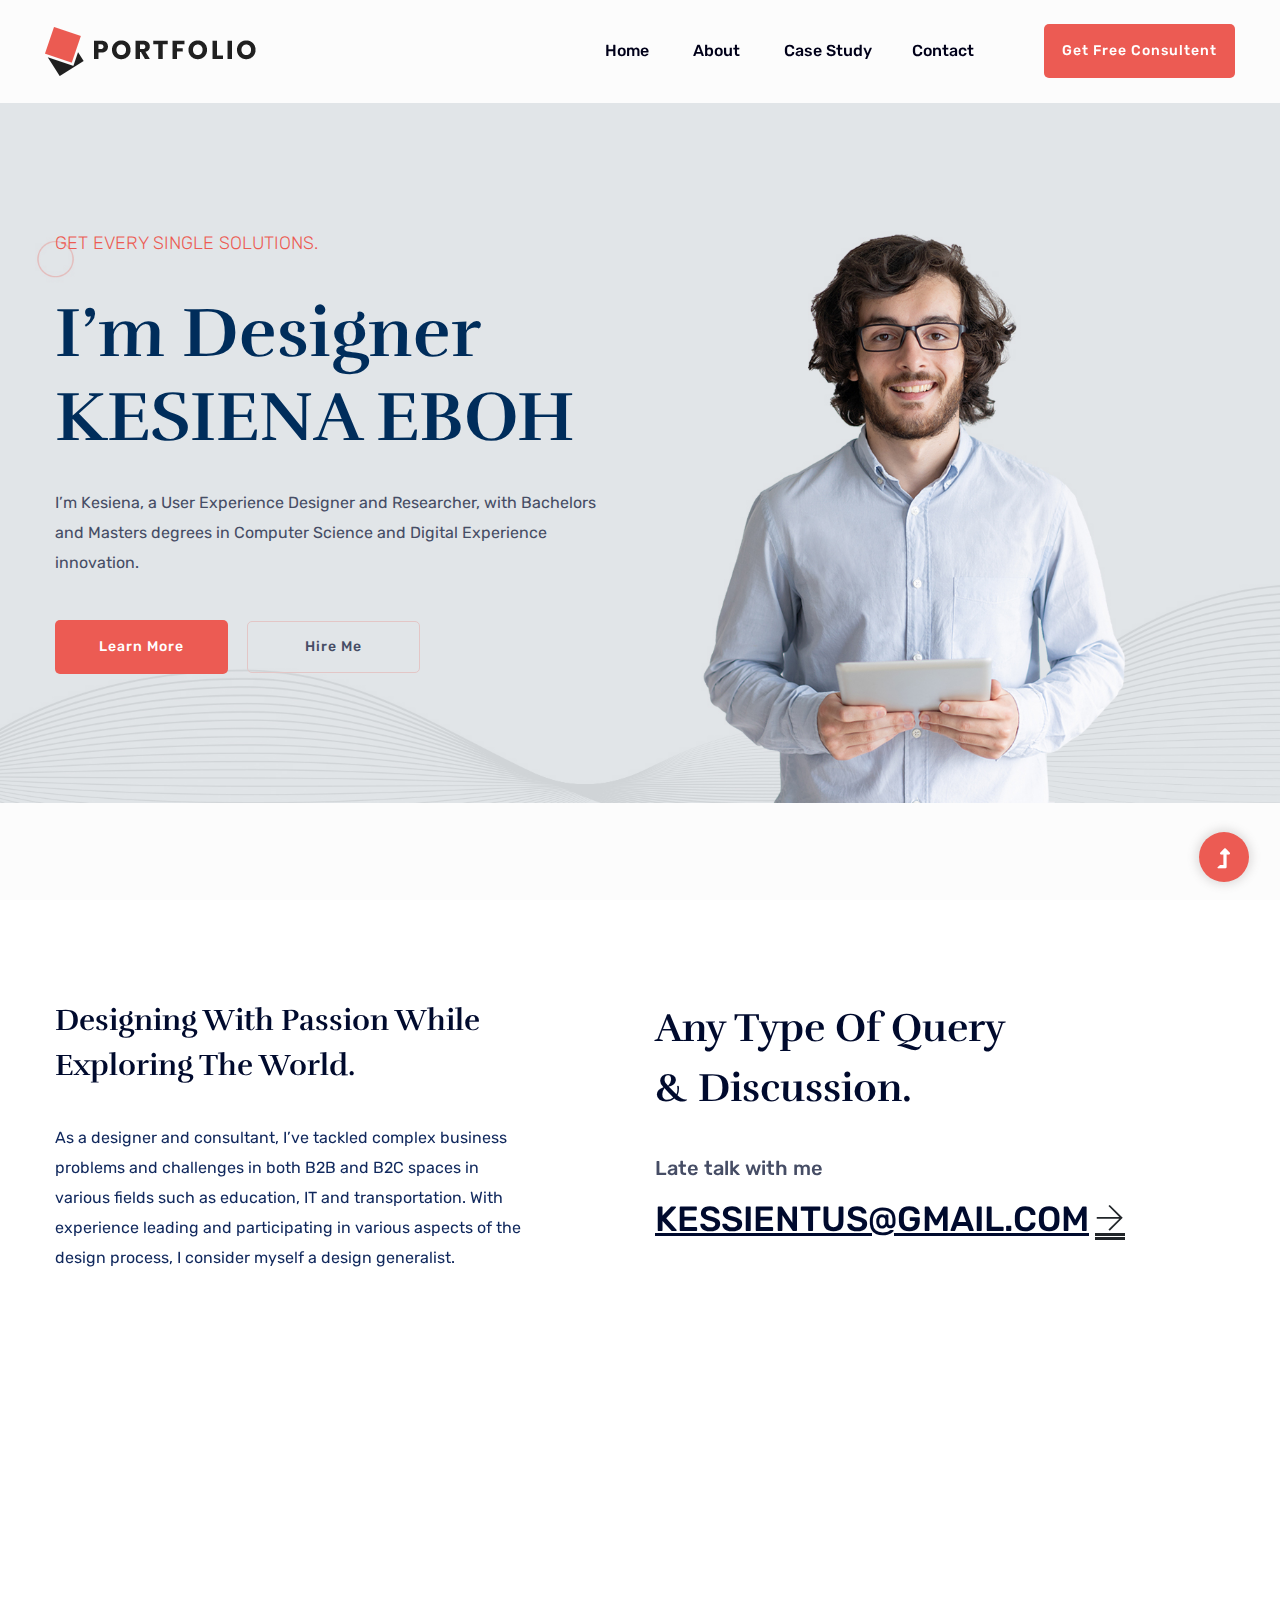
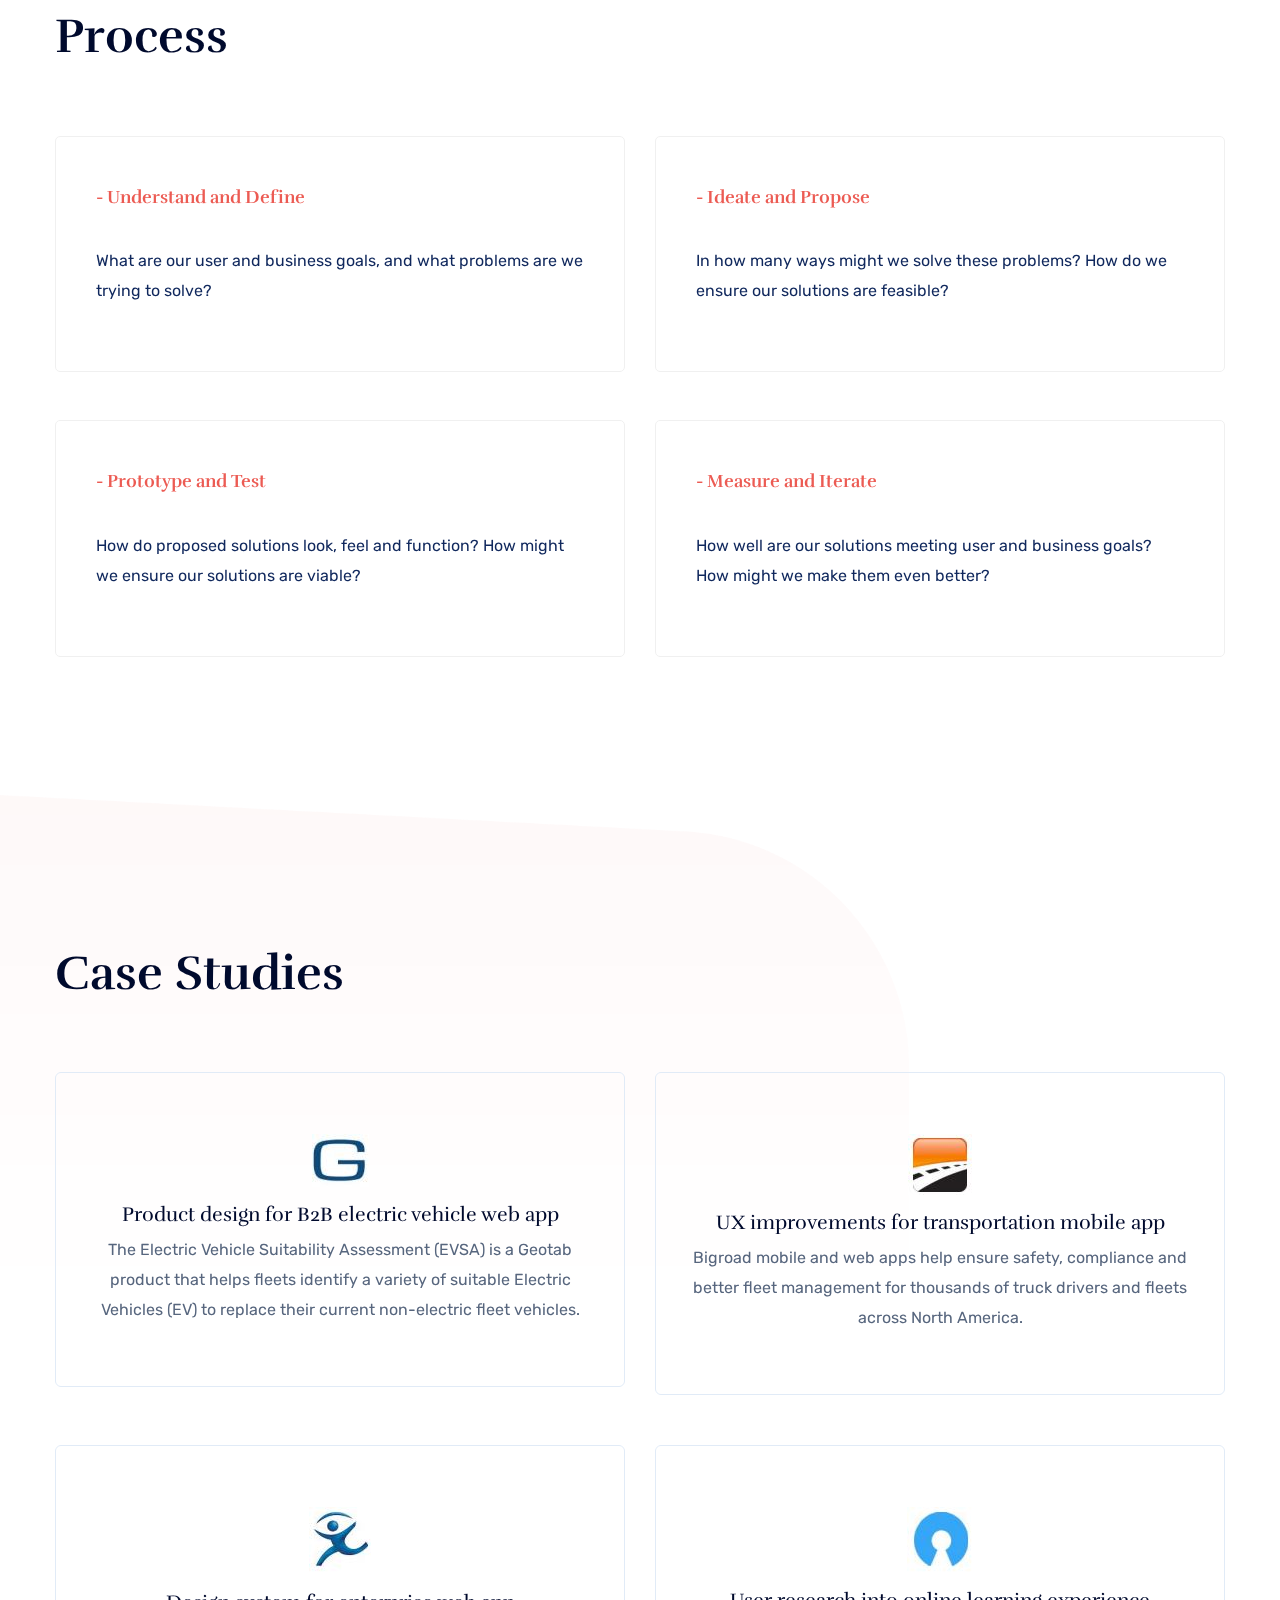
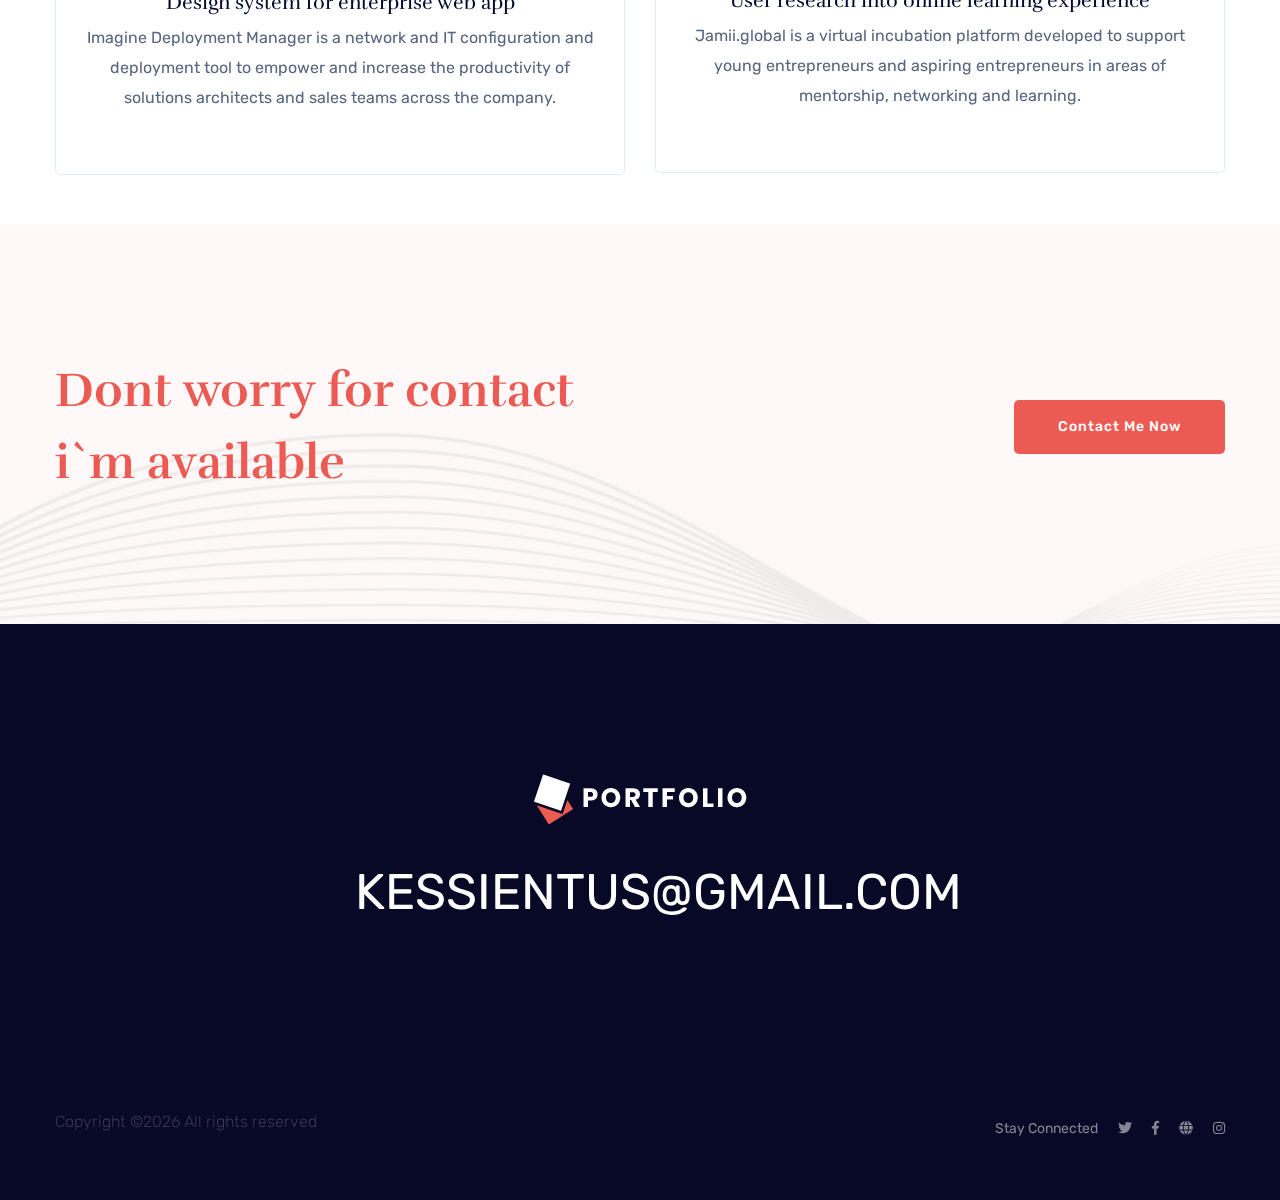
<file: index.html>
<!doctype html>
<html class="no-js" lang="zxx">
    <head>
        <meta charset="utf-8">
        <meta http-equiv="x-ua-compatible" content="ie=edge">
        <title>Home</title>
        <meta name="description" content="">
        <meta name="viewport" content="width=device-width, initial-scale=1">
        <link rel="manifest" href="site.webmanifest">
		<link rel="shortcut icon" type="image/x-icon" href="assets/img/favicon.ico">

		<!-- CSS here -->
            <link rel="stylesheet" href="assets/css/bootstrap.min.css">
            <link rel="stylesheet" href="assets/css/owl.carousel.min.css">
            <link rel="stylesheet" href="assets/css/slicknav.css">
            <link rel="stylesheet" href="assets/css/flaticon.css">
            <link rel="stylesheet" href="assets/css/animate.min.css">
            <link rel="stylesheet" href="assets/css/magnific-popup.css">
            <link rel="stylesheet" href="assets/css/fontawesome-all.min.css">
            <link rel="stylesheet" href="assets/css/themify-icons.css">
            <link rel="stylesheet" href="assets/css/slick.css">
            <link rel="stylesheet" href="assets/css/nice-select.css">
            <link rel="stylesheet" href="assets/css/style.css">
   </head>

   <body>
    <!-- Preloader Start -->
    <div id="preloader-active">
        <div class="preloader d-flex align-items-center justify-content-center">
            <div class="preloader-inner position-relative">
                <div class="preloader-circle"></div>
                <div class="preloader-img pere-text">
                    <img src="assets/img/logo/loder.jpg" alt="">
                </div>
            </div>
        </div>
    </div>
    <!-- Preloader Start -->
    <header>
        <!-- Header Start -->
        <div class="header-area">
                <div class="main-header  header-sticky">
                    <div class="container-fluid">
                        <div class="row align-items-center">
                            <!-- Logo -->
                            <div class="col-xl-2 col-lg-2 col-md-1">
                                <div class="logo">
                                    <a href="index.html"><img src="assets/img/logo/logo.png" alt=""></a>
                                </div>
                            </div>
                            <div class="col-xl-10 col-lg-10 col-md-10">
                                <div class="menu-main d-flex align-items-center justify-content-end">
                                   <!-- Main-menu -->
                                   <div class="main-menu f-right d-none d-lg-block">
                                    <nav> 
                                        <ul id="navigation">
                                            <li><a href="index.html">Home</a></li>
                                            <li><a href="about.html">About</a></li>
                                            <li><a href="#">Case Study</a>
                                                <ul class="submenu">
                                                    <li><a href="portfolio_details.html">Product Design</a></li>
                                                    <li><a href="Uximprovement.html">Ux Improvement</a></li>
                                                    <li><a href="Designsystem.html">Design System</a></li>
                                                    <li><a href="User.html">User Research</a></li>
                                                </ul>
                                            <li><a href="contact.html">Contact</a></li>
                                        </ul>
                                    </nav>
                                </div>
                                <div class="header-right-btn f-right d-none d-xl-block ml-20">
                                    <a href="contact.html" class="btn header-btn">Get Free Consultent</a>
                                </div>
                            </div>
                        </div>  
                            <!-- Mobile Menu -->
                            <div class="col-12">
                                <div class="mobile_menu d-block d-lg-none"></div>
                            </div>
                        </div>
                    </div>
                </div>
        </div>
        <!-- Header End -->
    </header>
    <main>

        <!-- slider Area Start-->
        <div class="slider-area ">
            <div class="slider-active">
                <!-- Single Slider -->
                <div class="single-slider slider-height d-flex align-items-center">
                    <div class="container">
                        <div class="row">
                            <div class="col-xl-6 col-lg-6 col-md-8">
                                <div class="hero__caption">
                                    <span data-animation="fadeInUp" data-delay=".4s">Get Every Single Solutions.</span>
                                    <h1 data-animation="fadeInUp" data-delay=".6s">I’m Designer KESIENA EBOH</h1>
                                    <P data-animation="fadeInUp" data-delay=".8s" >I’m Kesiena, a User Experience Designer and Researcher,
                                        with Bachelors and Masters degrees in Computer Science
                                        and Digital Experience innovation.
                                    </P>
                                    <!-- Hero-btn -->
                                    <div class="hero__btn">
                                        <a href="about.html" class="btn hero-btn"  data-animation="fadeInLeft" data-delay=".8s">Learn More</a>
                                        <a href="contact.html" class="btn border-btn ml-15" data-animation="fadeInRight" data-delay="1.0s">Hire Me</a>
                                    </div>
                                </div>
                            </div>
                        </div>
                    </div>
                </div>
            </div>
        </div>
        <!-- slider Area End-->
        <!-- About Area start -->
        <section class="about-area section-paddingt30">
            <div class="container">
                <div class="row ">
                    <div class="col-lg-5">
                        <div class="about-caption mb-50">
                            <h3>Designing With Passion While Exploring The World.</h3>
                            <p class="pera1">As a designer and consultant, I’ve tackled complex business
                                problems and challenges in both B2B and B2C spaces in
                                various fields such as education, IT and transportation.
                                With experience leading and participating in various aspects
                                of the design process, I consider myself a design generalist.
                            </p>
                            
                        </div>
                    </div>
                    <div class="col-lg-5 offset-lg-1">
                        <div class="about-caption2">
                            <h3>Any Type Of Query<br> & Discussion.</h3>
                            <p>Late talk with me</p>
                           <div class="send-cv">
                                <a href="mailto:KESSIENTUS@GMAIL.COM">KESSIENTUS@GMAIL.COM </a>
                                <i class="ti-arrow-right"></i>
                           </div>
                        </div>
                    </div>
                </div>
            </div>
        </section>
        <!-- client-comments -->
        <section class="client-comments section-paddingt30">
            <div class="container">
                <div class="row">
                    <div class="col-xl-6 col-lg-8 col-md-10">
                        <!-- Section Tittle -->
                        <div class="section-tittle mb-70">
                            <h2>Process</h2>
                        </div>
                    </div>
                </div>
                <div class="row">
                    <!-- single-items -->
                    <div class="col-sm-6 mb-5">
                        <div class="blog-wrapper">
                            <div class="blog-inner">
                            <div class="blog-top">
                                    <div class="person-img">
                                    </div>
                                    <div class="comment-person ml-0">
                                        <h2>- Understand and Define</h2>   
                                    
                                    </div>
                            </div>
                                <p>What are our user and business goals, and what problems are
                                    we trying to solve?
                                </p>
                            </div>
                        </div>
                    </div>
                    <div class="col-sm-6 mb-5">
                        <div class="blog-wrapper">
                            <div class="blog-inner">
                            <div class="blog-top">
                                    <div class="person-img">
                                    </div>
                                    <div class="comment-person ml-0">
                                        <h2>- Ideate and Propose</h2>   
                                        
                                    </div>
                            </div>
                                <p>In how many ways might we solve these problems? How do we
                                    ensure our solutions are feasible?
                                </p>
                            </div>
                        </div>
                    </div>
                    <div class="col-sm-6 mb-5">
                        <div class="blog-wrapper">
                            <div class="blog-inner">
                            <div class="blog-top">
                                    <div class="person-img">
                                    </div>
                                    <div class="comment-person ml-0">
                                        <h2>- Prototype and Test</h2>   
                                       
                                    </div>
                            </div>
                                <p>How do proposed solutions look, feel and function? How might
                                    we ensure our solutions are viable?</p>
                            </div>
                        </div>
                    </div>
                    <div class="col-sm-6 mb-5">
                        <div class="blog-wrapper">
                            <div class="blog-inner">
                            <div class="blog-top">
                                    <div class="person-img">
                                    </div>
                                    <div class="comment-person ml-0">
                                        <h2>- Measure and Iterate</h2>   
                                        
                                    </div>
                            </div>
                                <p>How well are our solutions meeting user and business goals?
                                    How might we make them even better?
                                </p>
                            </div>
                        </div>
                    </div>
                </div>
            </div>
        </section>
       
        <!-- About Area End -->
        <!-- Categories Area Start -->
        <section class="categories-area section-padding3">
            <div class="container">
                <div class="row">
                    <div class="col-lg-6">
                        <!-- Section Tittle -->
                        <div class="section-tittle mb-70">
                            <h2 >Case Studies</h2>
                        </div>
                    </div>
                </div>
                <div class="row">
                    <div class="col-lg-6 col-md-6 col-sm-6">
                        <a href="portfolio_details.html">
                            <div class="single-cat text-center mb-50">
                                <div class="mb-3">
                                    <img src="images/logo1.JPG" alt="">
                                </div>
                                <div class="cat-cap">
                                    <a href="portfolio_details.html"><h5>Product design for B2B electric vehicle web app</h5></a>
                                    <p>The Electric Vehicle Suitability Assessment (EVSA) is a Geotab
                                        product that helps fleets identify a variety of suitable Electric
                                        Vehicles (EV) to replace their current non-electric fleet vehicles.
                                    </p>
                                </div>
                            </div>
                        </a>
                    </div>
                    <div class="col-lg-6 col-md-6 col-sm-6">
                        <a href="Uximprovement.html">
                            <div class="single-cat text-center mb-50">
                                <div class="mb-3">
                                    <img src="images/logo2.JPG" alt="">
                                </div>
                                <div class="cat-cap">
                                    <a href="Uximprovement.html"><h5>UX improvements for transportation mobile app</h5></a>
                                    <p>Bigroad mobile and web apps help ensure safety, compliance and
                                        better fleet management for thousands of truck drivers and fleets
                                        across North America.
                                    </p>
                                </div>
                            </div>
                        </a>
                    </div>
                    <div class="col-lg-6 col-md-6 col-sm-6">
                        <a href="Designsystem.html">
                            <div class="single-cat text-center mb-50">
                                <div class="mb-3">
                                    <img src="images/logo3.JPG" alt="">
                                </div>
                                    <div class="cat-cap">
                                        <a href="Designsystem.html"><h5>Design system for enterprise web app</h5></a>
                                        <p>Imagine Deployment Manager is a network and IT configuration and
                                            deployment tool to empower and increase the productivity of
                                            solutions architects and sales teams across the company.
                                            </p>
                                    </div>
                                </div>
                            </a>
                        </div>
                    <div class="col-lg-6 col-md-6 col-sm-6">
                        <a href="User.html">
                            <div class="single-cat text-center mb-50">
                            <div class="mb-3">
                                <img src="images/logo4.JPG" alt="">
                            </div>
                            <div class="cat-cap">
                                <a href="User.html"><h5>User research into online learning experience </h5></a>
                                <p>Jamii.global is a virtual incubation platform developed to support
                                    young entrepreneurs and aspiring entrepreneurs in areas of
                                    mentorship, networking and learning.
                                    </p>
                                </div>
                            </div>
                        </a>
                        </div>
                    </div>
                 </div>
                </section>
                       <!-- Services Area End -->
        <!-- Want To Work Start -->
        <section class="wantToWork-area w-padding2">
            <div class="container">
                <div class="row align-items-center justify-content-between">
                    <div class="col-xl-6 col-lg-8 col-md-8">
                        <div class="wantToWork-caption wantToWork-caption2">
                            <h2>Dont worry for contact i`m available</h2>
                        </div>
                    </div>
                    <div class="col-xl-2 col-lg-2 col-md-3">
                        <a href="contact.html" class="btn btn-black f-right">Contact Me Now</a>
                    </div>
                </div>
            </div>
        </section>
        <!-- Want To Work End -->

    </main>
    <footer>
        <!-- Footer Start-->
        <div class="footer-area">
            <div class="container">
               <div class="footer-top footer-padding">
                   <div class="row justify-content-center">
                       <div class="col-lg-6">
                            <div class="footer-top-cap text-center">
                                <img src="assets/img/logo/logo2_footer.png" alt="">
                                <span><a href="mailto:KESSIENTUS@GMAIL.COM">KESSIENTUS@GMAIL.COM </a></span>
                            </div>
                       </div>
                   </div>
               </div>
                <div class="footer-bottom">
                    <div class="row d-flex justify-content-between align-items-center">
                        <div class="col-xl-9 col-lg-8">
                            <div class="footer-copy-right">
                                <p><!-- Link back to Colorlib can't be removed. Template is licensed under CC BY 3.0. -->
  Copyright &copy;<script>document.write(new Date().getFullYear());</script> All rights reserved  
  <!-- Link back to Colorlib can't be removed. Template is licensed under CC BY 3.0. --></p>
                            </div>
                        </div>
                        <div class="col-xl-3 col-lg-4">
                            <!-- Footer Social -->
                            <div class="footer-social f-right">
                                <a>Stay Connected</a>
                                <a href="#"><i class="fab fa-twitter"></i></a>
                                <a href="#"><i class="fab fa-facebook-f"></i></a>
                                <a href="#"><i class="fas fa-globe"></i></a>
                                <a href="#"><i class="fab fa-instagram"></i></a>
                            </div>
                        </div>
                    </div>
               </div>
            </div>
        </div>
        <!-- Footer End-->
    </footer>
    <!-- Scroll Up -->
    <div id="back-top" >
        <a title="Go to Top" href="#"> <i class="fas fa-level-up-alt"></i></a>
    </div>

    <!-- JS here -->
		<!-- All JS Custom Plugins Link Here here -->
        <script src="./assets/js/vendor/modernizr-3.5.0.min.js"></script>
		<!-- Jquery, Popper, Bootstrap -->
		<script src="./assets/js/vendor/jquery-1.12.4.min.js"></script>
        <script src="./assets/js/popper.min.js"></script>
        <script src="./assets/js/bootstrap.min.js"></script>
	    <!-- Jquery Mobile Menu -->
        <script src="./assets/js/jquery.slicknav.min.js"></script>

		<!-- Jquery Slick , Owl-Carousel Plugins -->
        <script src="./assets/js/owl.carousel.min.js"></script>
        <script src="./assets/js/slick.min.js"></script>
		<!-- One Page, Animated-HeadLin -->
        <script src="./assets/js/wow.min.js"></script>
		<script src="./assets/js/animated.headline.js"></script>
        <script src="./assets/js/jquery.magnific-popup.js"></script>

		<!-- Nice-select, sticky -->
        <script src="./assets/js/jquery.nice-select.min.js"></script>
		<script src="./assets/js/jquery.sticky.js"></script>
        
        <!-- contact js -->
        <script src="./assets/js/contact.js"></script>
        <script src="./assets/js/jquery.form.js"></script>
        <script src="./assets/js/jquery.validate.min.js"></script>
        <script src="./assets/js/mail-script.js"></script>
        <script src="./assets/js/jquery.ajaxchimp.min.js"></script>
        
		<!-- Jquery Plugins, main Jquery -->	
        <script src="./assets/js/plugins.js"></script>
        <script src="./assets/js/main.js"></script>
        
    </body>
</html>
</file>
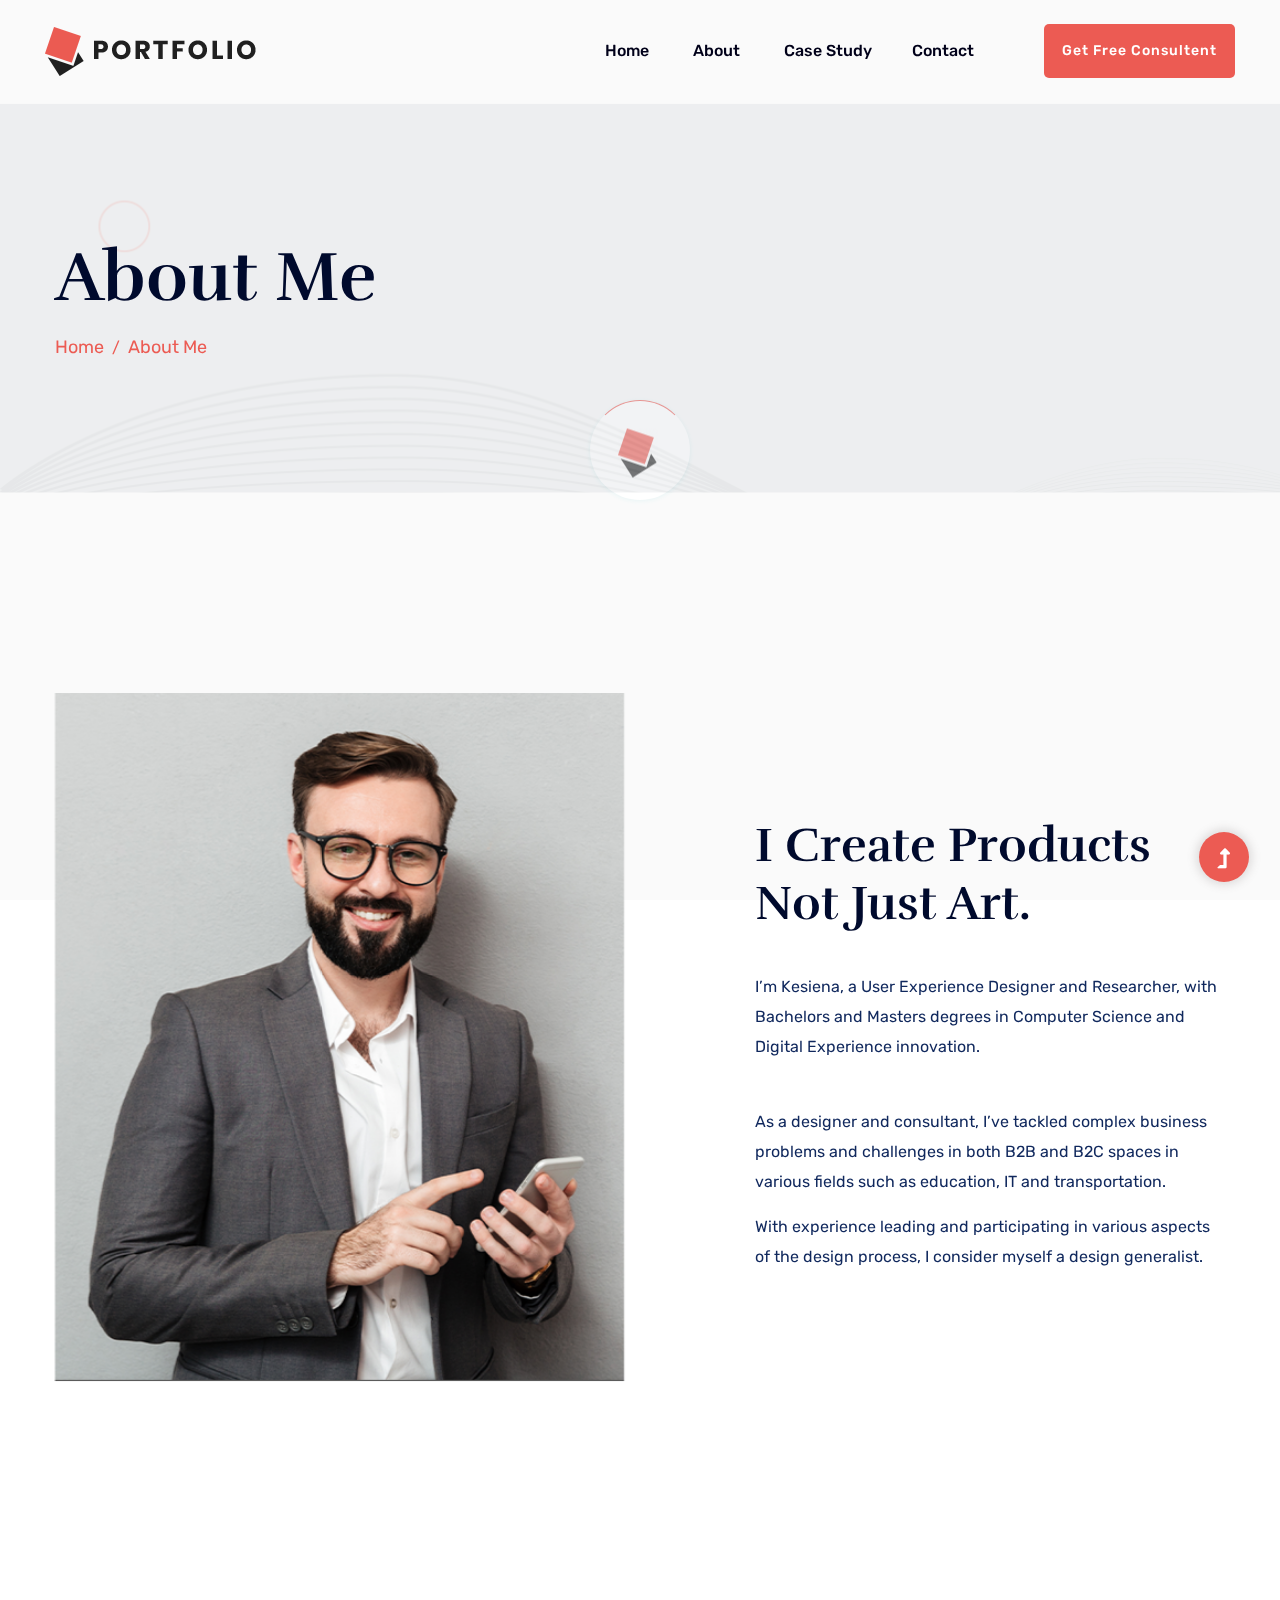
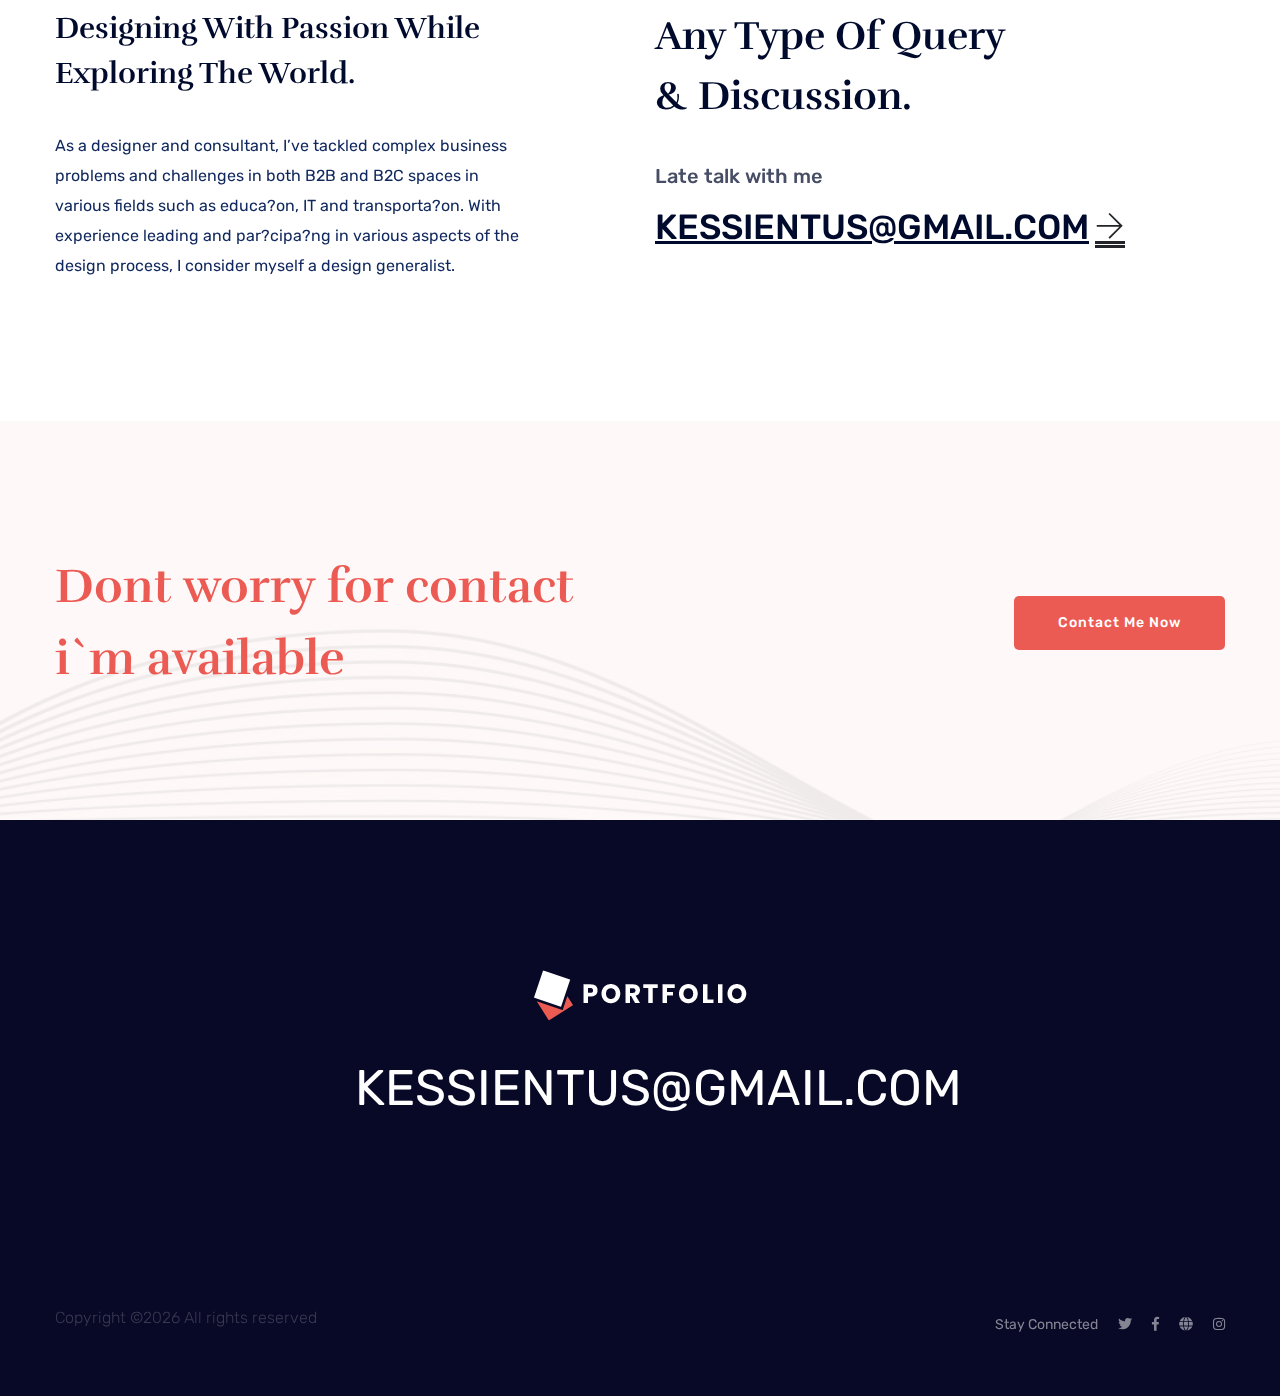
<file: about.html>
<!doctype html>
<html class="no-js" lang="zxx">
    <head>
        <meta charset="utf-8">
        <meta http-equiv="x-ua-compatible" content="ie=edge">
        <title>About </title>
        <meta name="description" content="">
        <meta name="viewport" content="width=device-width, initial-scale=1">
        <link rel="manifest" href="site.webmanifest">
		<link rel="shortcut icon" type="image/x-icon" href="assets/img/favicon.ico">

		<!-- CSS here -->
            <link rel="stylesheet" href="assets/css/bootstrap.min.css">
            <link rel="stylesheet" href="assets/css/owl.carousel.min.css">
            <link rel="stylesheet" href="assets/css/slicknav.css">
            <link rel="stylesheet" href="assets/css/flaticon.css">
            <link rel="stylesheet" href="assets/css/animate.min.css">
            <link rel="stylesheet" href="assets/css/magnific-popup.css">
            <link rel="stylesheet" href="assets/css/fontawesome-all.min.css">
            <link rel="stylesheet" href="assets/css/themify-icons.css">
            <link rel="stylesheet" href="assets/css/slick.css">
            <link rel="stylesheet" href="assets/css/nice-select.css">
            <link rel="stylesheet" href="assets/css/style.css">
   </head>

   <body>
    <!-- Preloader Start -->
    <div id="preloader-active">
        <div class="preloader d-flex align-items-center justify-content-center">
            <div class="preloader-inner position-relative">
                <div class="preloader-circle"></div>
                <div class="preloader-img pere-text">
                    <img src="assets/img/logo/loder.jpg" alt="">
                </div>
            </div>
        </div>
    </div>
    <!-- Preloader Start -->
    <header>
        <!-- Header Start -->
        <div class="header-area">
                <div class="main-header  header-sticky">
                    <div class="container-fluid">
                        <div class="row align-items-center">
                            <!-- Logo -->
                            <div class="col-xl-2 col-lg-2 col-md-1">
                                <div class="logo">
                                    <a href="index.html"><img src="assets/img/logo/logo.png" alt=""></a>
                                </div>
                            </div>
                            <div class="col-xl-10 col-lg-10 col-md-10">
                                <div class="menu-main d-flex align-items-center justify-content-end">
                                    <!-- Main-menu -->
                                    <div class="main-menu f-right d-none d-lg-block">
                                        <nav> 
                                            <ul id="navigation">
                                                <li><a href="index.html">Home</a></li>
                                                <li><a href="about.html">About</a></li>
                                                
                                                <li><a href="#">Case Study</a>
                                                    <ul class="submenu">
                                                        <li><a href="portfolio_details.html">Product Design</a></li>
                                                        <li><a href="Uximprovement.html">Ux Improvement</a></li>
                                                        <li><a href="Designsystem.html">Design System</a></li>
                                                        <li><a href="User.html">User Research</a></li>
                                                    </ul>
                                                <li><a href="contact.html">Contact</a></li>
                                            </ul>
                                        </nav>
                                    </div>
                                    <div class="header-right-btn f-right d-none d-xl-block ml-20">
                                        <a href="contact.html" class="btn header-btn">Get Free Consultent</a>
                                    </div>
                                </div>
                            </div>  
                            <!-- Mobile Menu -->
                            <div class="col-12">
                                <div class="mobile_menu d-block d-lg-none"></div>
                            </div>
                        </div>
                    </div>
                </div>
        </div>
        <!-- Header End -->
    </header>
    <main>

        <!-- Hero Start -->
        <div class="slider-area ">
            <div class="slider-height2 d-flex align-items-center">
                <div class="container">
                    <div class="row">
                        <div class="col-xl-12">
                            <div class="hero-cap">
                                <h2>About me</h2>
                                <nav aria-label="breadcrumb ">
                                    <ol class="breadcrumb">
                                    <li class="breadcrumb-item"><a href="index.html">Home</a></li>
                                    <li class="breadcrumb-item"><a href="#">About me</a></li> 
                                    </ol>
                                </nav>
                            </div>
                        </div>
                    </div>
                </div>
            </div>
        </div>
        <!-- Hero End -->
        <!-- About Me Start -->
        <div class="about-me pb-top">
            <div class="container">
                <div class="row justify-content-between align-items-center">
                    <div class="col-lg-6 col-md-6">
                        <div class="about-me-img mb-30">
                            <img src="assets/img/gallery/aboutme.png" alt="">
                        </div>
                    </div>
                    <div class="col-lg-5 col-md-6">
                        <div class="about-me-caption">
                            <h2>I Create Products Not Just Art.</h2> 
                            <p class="pb-30">I’m Kesiena, a User Experience Designer and Researcher,
                                with Bachelors and Masters degrees in Computer Science
                                and Digital Experience innovation.
                            </p>
                            <p>As a designer and consultant, I’ve tackled complex business
                                problems and challenges in both B2B and B2C spaces in
                                various fields such as education, IT and transportation.
                            </p>
                            <p>With experience leading and participating in various aspects
                                of the design process, I consider myself a design generalist.
                            </p>
                        </div>
                    </div>
                </div>
            </div>
        </div>
        <!-- About Me End -->
        <!-- About Area start -->
        <section class="about-area section-paddingt30">
            <div class="container">
                <div class="row ">
                    <div class="col-lg-5">
                        <div class="about-caption mb-50">
                            <h3>Designing With Passion While Exploring The World.</h3>
                            <p class="pera1">As a designer and consultant, I’ve tackled complex business
                                problems and challenges in both B2B and B2C spaces in
                                various fields such as educa?on, IT and transporta?on.
                                With experience leading and par?cipa?ng in various aspects
                                of the design process, I consider myself a design generalist.</p>
                            
                        </div>
                    </div>
                    <div class="col-lg-5 offset-lg-1">
                        <div class="about-caption2">
                            <h3>Any Type Of Query<br> & Discussion.</h3>
                            <p>Late talk with me</p>
                           <div class="send-cv">
                                <a href="mailto:KESSIENTUS@GMAIL.COM">KESSIENTUS@GMAIL.COM </a>
                                <i class="ti-arrow-right"></i>
                           </div>
                        </div>
                    </div>
                </div>
            </div>
        </section>
        <!-- About Area End -->
        <!-- Want To Work Start -->
        <section class="wantToWork-area w-padding2">
            <div class="container">
                <div class="row align-items-center justify-content-between">
                    <div class="col-xl-6 col-lg-8 col-md-8">
                        <div class="wantToWork-caption wantToWork-caption2">
                            <h2>Dont worry for contact i`m available</h2>
                        </div>
                    </div>
                    <div class="col-xl-2 col-lg-2 col-md-3">
                        <a href="contact.html" class="btn btn-black f-right">Contact Me Now</a>
                    </div>
                </div>
            </div>
        </section>
        
     

    </main>
    <footer>
        <!-- Footer Start-->
        <div class="footer-area">
            <div class="container">
               <div class="footer-top footer-padding">
                   <div class="row justify-content-center">
                       <div class="col-lg-6">
                            <div class="footer-top-cap text-center">
                                <img src="assets/img/logo/logo2_footer.png" alt="">
                               <span><a href="mailto:KESSIENTUS@GMAIL.COM">KESSIENTUS@GMAIL.COM</a></span>
                            </div>
                       </div>
                   </div>
               </div>
                <div class="footer-bottom">
                    <div class="row d-flex justify-content-between align-items-center">
                        <div class="col-xl-9 col-lg-8">
                            <div class="footer-copy-right">
                               <p><!-- Link back to Colorlib can't be removed. Template is licensed under CC BY 3.0. -->
  Copyright &copy;<script>document.write(new Date().getFullYear());</script> All rights reserved
  <!-- Link back to Colorlib can't be removed. Template is licensed under CC BY 3.0. --></p>
                            </div>
                        </div>
                        <div class="col-xl-3 col-lg-4">
                            <!-- Footer Social -->
                            <div class="footer-social f-right">
                                <a>Stay Connected</a>
                                <a href="#"><i class="fab fa-twitter"></i></a>
                                <a href="#"><i class="fab fa-facebook-f"></i></a>
                                <a href="#"><i class="fas fa-globe"></i></a>
                                <a href="#"><i class="fab fa-instagram"></i></a>
                            </div>
                        </div>
                    </div>
               </div>
            </div>
        </div>
        <!-- Footer End-->
    </footer>
    <!-- Scroll Up -->
    <div id="back-top" >
        <a title="Go to Top" href="#"> <i class="fas fa-level-up-alt"></i></a>
    </div>


    <!-- JS here -->
		<!-- All JS Custom Plugins Link Here here -->
        <script src="./assets/js/vendor/modernizr-3.5.0.min.js"></script>
		<!-- Jquery, Popper, Bootstrap -->
		<script src="./assets/js/vendor/jquery-1.12.4.min.js"></script>
        <script src="./assets/js/popper.min.js"></script>
        <script src="./assets/js/bootstrap.min.js"></script>
	    <!-- Jquery Mobile Menu -->
        <script src="./assets/js/jquery.slicknav.min.js"></script>

		<!-- Jquery Slick , Owl-Carousel Plugins -->
        <script src="./assets/js/owl.carousel.min.js"></script>
        <script src="./assets/js/slick.min.js"></script>
		<!-- One Page, Animated-HeadLin -->
        <script src="./assets/js/wow.min.js"></script>
		<script src="./assets/js/animated.headline.js"></script>
        <script src="./assets/js/jquery.magnific-popup.js"></script>

		<!-- Nice-select, sticky -->
        <script src="./assets/js/jquery.nice-select.min.js"></script>
		<script src="./assets/js/jquery.sticky.js"></script>
        
        <!-- contact js -->
        <script src="./assets/js/contact.js"></script>
        <script src="./assets/js/jquery.form.js"></script>
        <script src="./assets/js/jquery.validate.min.js"></script>
        <script src="./assets/js/mail-script.js"></script>
        <script src="./assets/js/jquery.ajaxchimp.min.js"></script>
        
		<!-- Jquery Plugins, main Jquery -->	
        <script src="./assets/js/plugins.js"></script>
        <script src="./assets/js/main.js"></script>
        
    </body>
</html>
</file>
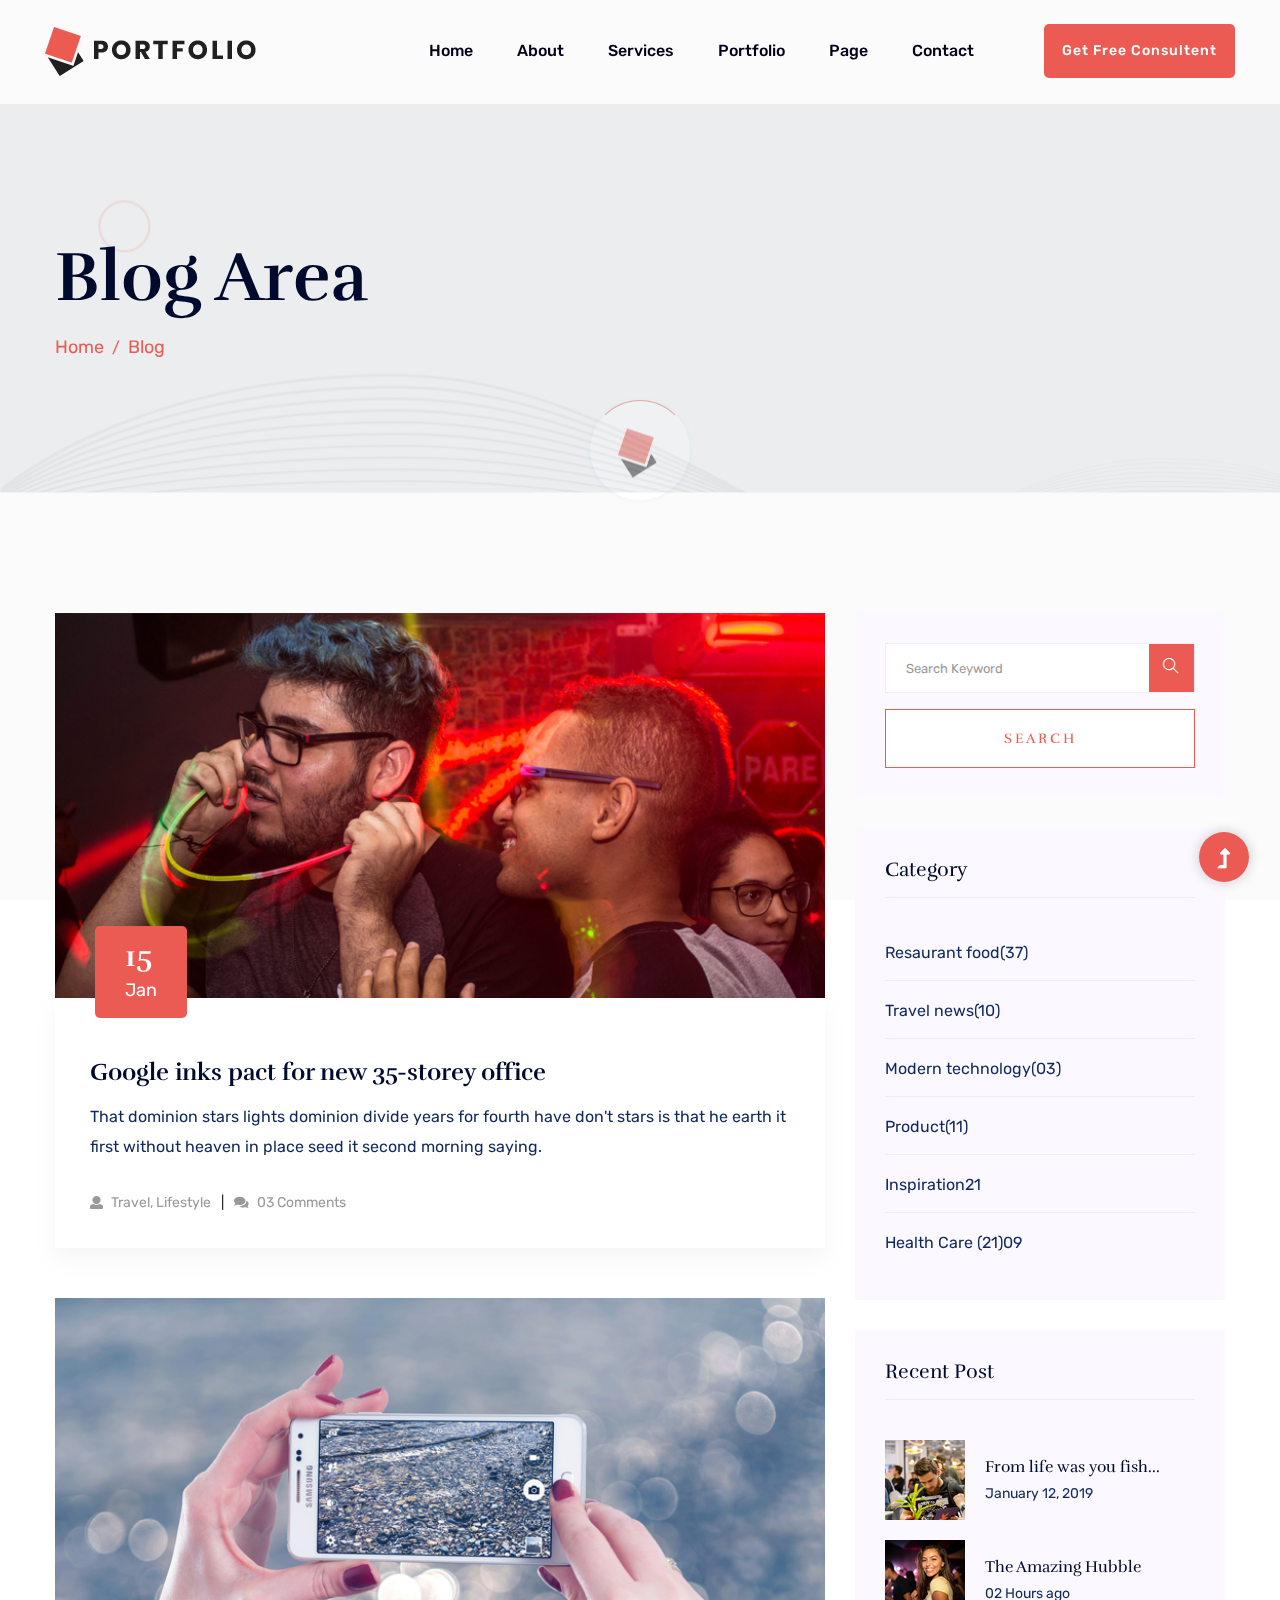
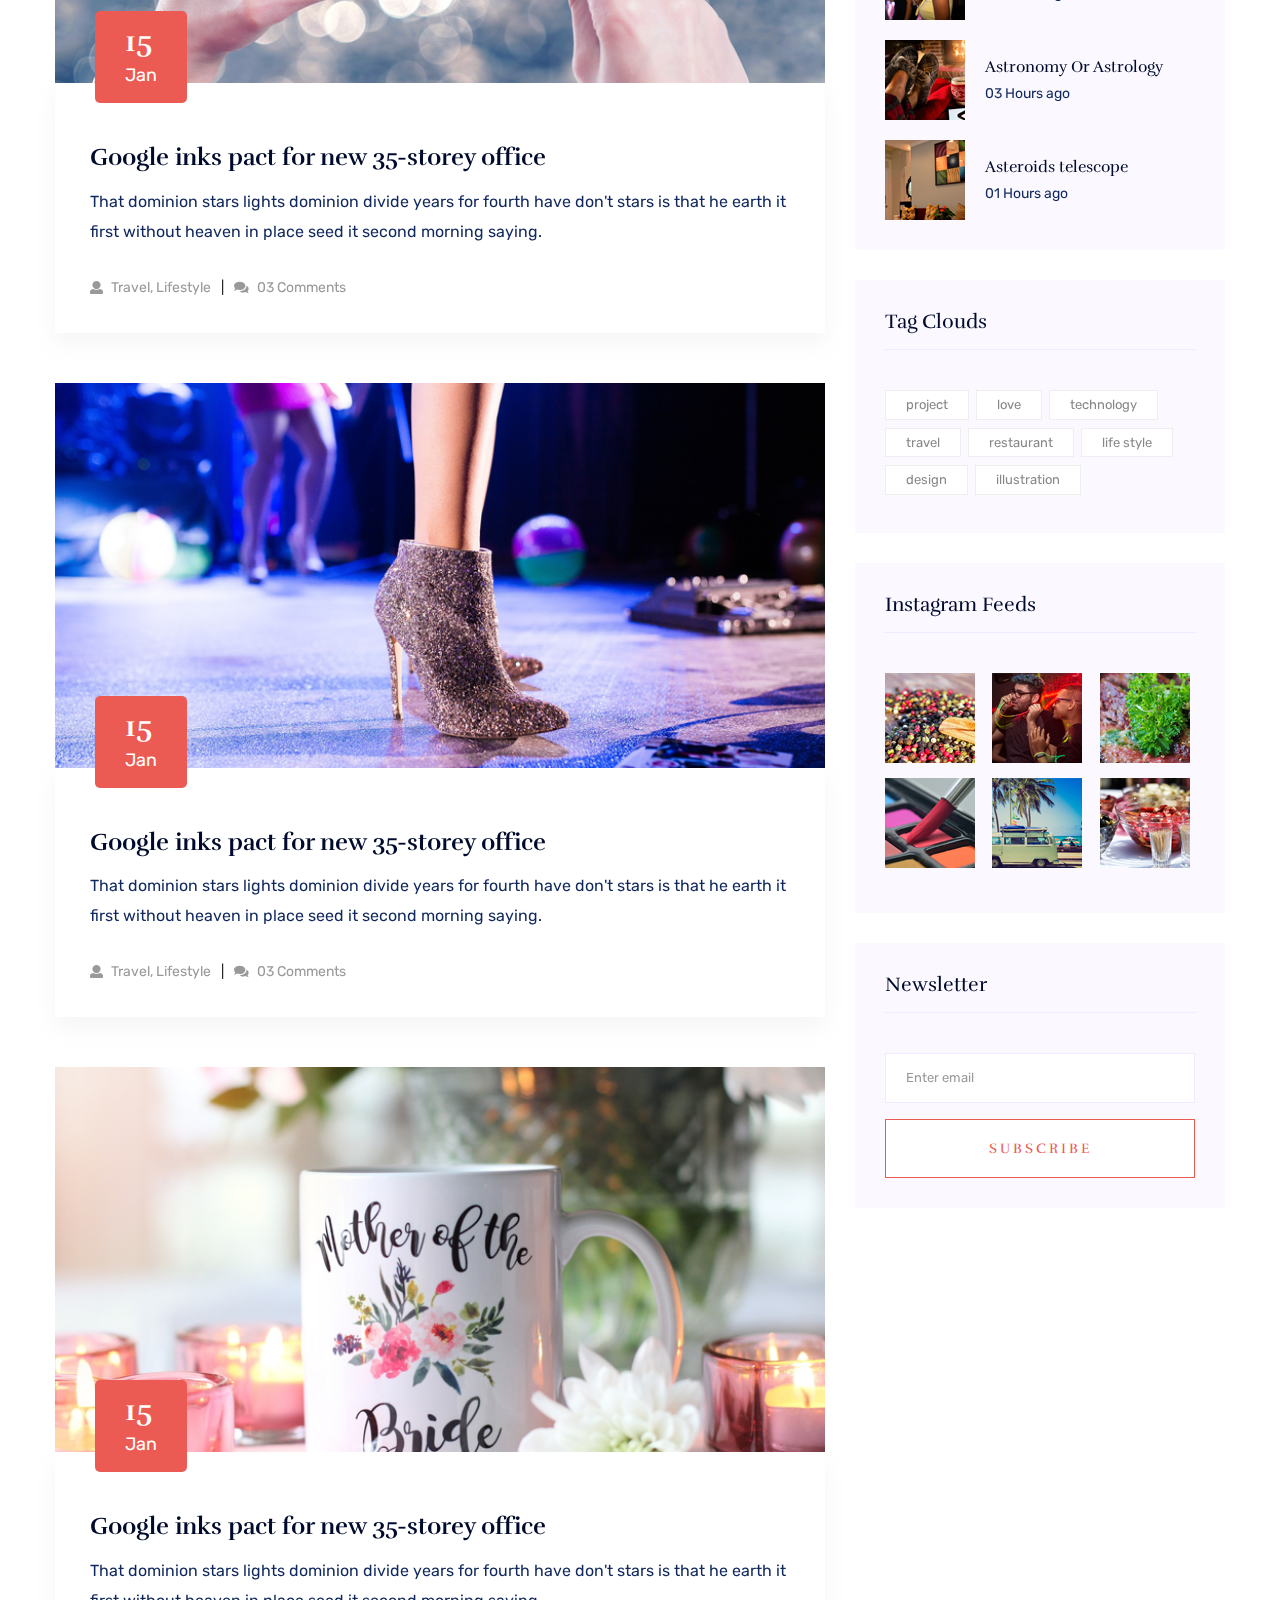
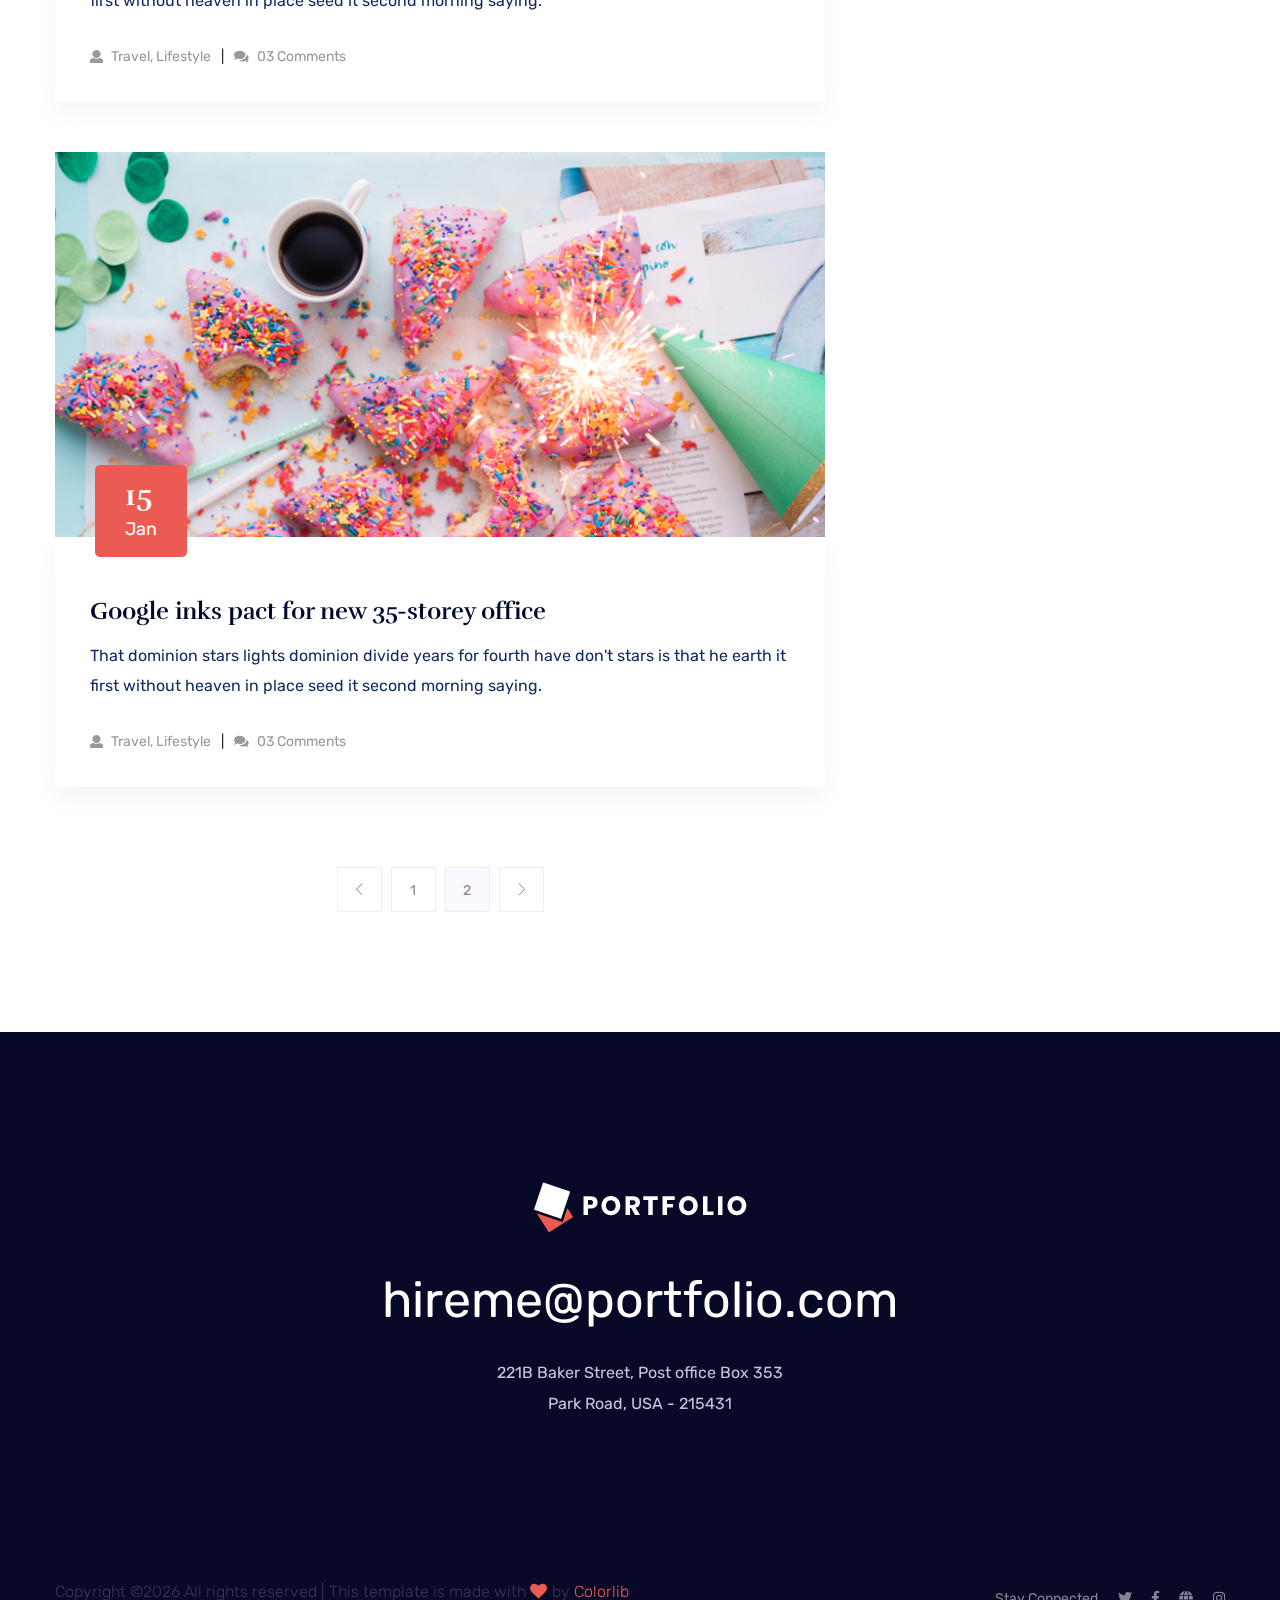
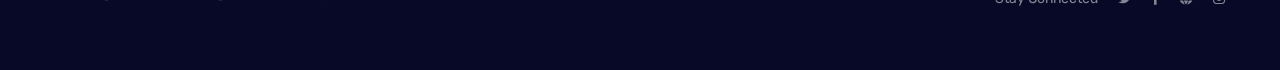
<file: blog.html>
<!doctype html>
<html class="no-js" lang="zxx">

<head>
    <meta charset="utf-8">
    <meta http-equiv="x-ua-compatible" content="ie=edge">
    <title>Personal HTML-5 Template </title>
    <meta name="description" content="">
    <meta name="viewport" content="width=device-width, initial-scale=1">
    <link rel="shortcut icon" type="image/x-icon" href="assets/img/favicon.ico">

    <!-- CSS here -->
        <link rel="stylesheet" href="assets/css/bootstrap.min.css">
        <link rel="stylesheet" href="assets/css/owl.carousel.min.css">
        <link rel="stylesheet" href="assets/css/slicknav.css">
        <link rel="stylesheet" href="assets/css/animate.min.css">
        <link rel="stylesheet" href="assets/css/magnific-popup.css">
        <link rel="stylesheet" href="assets/css/fontawesome-all.min.css">
        <link rel="stylesheet" href="assets/css/themify-icons.css">
        <link rel="stylesheet" href="assets/css/themify-icons.css">
        <link rel="stylesheet" href="assets/css/slick.css">
        <link rel="stylesheet" href="assets/css/nice-select.css">
        <link rel="stylesheet" href="assets/css/style.css">
        <link rel="stylesheet" href="assets/css/responsive.css">
</head>

<body>
    <!-- Preloader Start -->
    <div id="preloader-active">
        <div class="preloader d-flex align-items-center justify-content-center">
            <div class="preloader-inner position-relative">
                <div class="preloader-circle"></div>
                <div class="preloader-img pere-text">
                    <img src="assets/img/logo/loder.jpg" alt="">
                </div>
            </div>
        </div>
    </div>
    <!-- Preloader Start -->
    <header>
        <!-- Header Start -->
        <div class="header-area">
                <div class="main-header  header-sticky">
                    <div class="container-fluid">
                        <div class="row align-items-center">
                            <!-- Logo -->
                            <div class="col-xl-2 col-lg-2 col-md-1">
                                <div class="logo">
                                    <a href="index.html"><img src="assets/img/logo/logo.png" alt=""></a>
                                </div>
                            </div>
                            <div class="col-xl-10 col-lg-10 col-md-10">
                                <div class="menu-main d-flex align-items-center justify-content-end">
                                    <!-- Main-menu -->
                                    <div class="main-menu f-right d-none d-lg-block">
                                        <nav> 
                                            <ul id="navigation">
                                                <li><a href="index.html">Home</a></li>
                                                <li><a href="about.html">About</a></li>
                                                <li><a href="services.html">Services</a></li>
                                                <li><a href="portfolio.html">Portfolio</a></li>
                                                <li><a href="#">Page</a>
                                                    <ul class="submenu">
                                                        <li><a href="blog.html">Blog</a></li>
                                                        <li><a href="blog_details.html">Blog Details</a></li>
                                                        <li><a href="elements.html">Element</a></li>
                                                        <li><a href="portfolio_details.html">Portfolio Details</a></li>
                                                    </ul>
                                                </li>
                                                <li><a href="contact.html">Contact</a></li>
                                            </ul>
                                        </nav>
                                    </div>
                                    <div class="header-right-btn f-right d-none d-xl-block ml-20">
                                        <a href="#" class="btn header-btn">Get Free Consultent</a>
                                    </div>
                                </div>
                            </div>   
                            <!-- Mobile Menu -->
                            <div class="col-12">
                                <div class="mobile_menu d-block d-lg-none"></div>
                            </div>
                        </div>
                    </div>
                </div>
        </div>
        <!-- Header End -->
    </header>
    <main>

        <!-- Hero Start -->
        <div class="slider-area ">
            <div class="slider-height2 d-flex align-items-center">
                <div class="container">
                    <div class="row">
                        <div class="col-xl-12">
                            <div class="hero-cap">
                                <h2>Blog Area</h2>
                                <nav aria-label="breadcrumb ">
                                    <ol class="breadcrumb">
                                    <li class="breadcrumb-item"><a href="index.html">Home</a></li>
                                    <li class="breadcrumb-item"><a href="#">Blog</a></li> 
                                    </ol>
                                </nav>
                            </div>
                        </div>
                    </div>
                </div>
            </div>
        </div>
        <!-- Hero End -->
        <!--================Blog Area =================-->
        <section class="blog_area section-padding">
            <div class="container">
                <div class="row">
                    <div class="col-lg-8 mb-5 mb-lg-0">
                        <div class="blog_left_sidebar">
                            <article class="blog_item">
                                <div class="blog_item_img">
                                    <img class="card-img rounded-0" src="assets/img/blog/single_blog_1.png" alt="">
                                    <a href="#" class="blog_item_date">
                                        <h3>15</h3>
                                        <p>Jan</p>
                                    </a>
                                </div>

                                <div class="blog_details">
                                    <a class="d-inline-block" href="blog_details.html">
                                        <h2>Google inks pact for new 35-storey office</h2>
                                    </a>
                                    <p>That dominion stars lights dominion divide years for fourth have don't stars is that
                                        he earth it first without heaven in place seed it second morning saying.</p>
                                    <ul class="blog-info-link">
                                        <li><a href="#"><i class="fa fa-user"></i> Travel, Lifestyle</a></li>
                                        <li><a href="#"><i class="fa fa-comments"></i> 03 Comments</a></li>
                                    </ul>
                                </div>
                            </article>

                            <article class="blog_item">
                                <div class="blog_item_img">
                                    <img class="card-img rounded-0" src="assets/img/blog/single_blog_2.png" alt="">
                                    <a href="#" class="blog_item_date">
                                        <h3>15</h3>
                                        <p>Jan</p>
                                    </a>
                                </div>

                                <div class="blog_details">
                                    <a class="d-inline-block" href="blog_details.html">
                                        <h2>Google inks pact for new 35-storey office</h2>
                                    </a>
                                    <p>That dominion stars lights dominion divide years for fourth have don't stars is that
                                        he earth it first without heaven in place seed it second morning saying.</p>
                                    <ul class="blog-info-link">
                                        <li><a href="#"><i class="fa fa-user"></i> Travel, Lifestyle</a></li>
                                        <li><a href="#"><i class="fa fa-comments"></i> 03 Comments</a></li>
                                    </ul>
                                </div>
                            </article>

                            <article class="blog_item">
                                <div class="blog_item_img">
                                    <img class="card-img rounded-0" src="assets/img/blog/single_blog_3.png" alt="">
                                    <a href="#" class="blog_item_date">
                                        <h3>15</h3>
                                        <p>Jan</p>
                                    </a>
                                </div>

                                <div class="blog_details">
                                    <a class="d-inline-block" href="blog_details.html">
                                        <h2>Google inks pact for new 35-storey office</h2>
                                    </a>
                                    <p>That dominion stars lights dominion divide years for fourth have don't stars is that
                                        he earth it first without heaven in place seed it second morning saying.</p>
                                    <ul class="blog-info-link">
                                        <li><a href="#"><i class="fa fa-user"></i> Travel, Lifestyle</a></li>
                                        <li><a href="#"><i class="fa fa-comments"></i> 03 Comments</a></li>
                                    </ul>
                                </div>
                            </article>

                            <article class="blog_item">
                                <div class="blog_item_img">
                                    <img class="card-img rounded-0" src="assets/img/blog/single_blog_4.png" alt="">
                                    <a href="#" class="blog_item_date">
                                        <h3>15</h3>
                                        <p>Jan</p>
                                    </a>
                                </div>

                                <div class="blog_details">
                                    <a class="d-inline-block" href="blog_details.html">
                                        <h2>Google inks pact for new 35-storey office</h2>
                                    </a>
                                    <p>That dominion stars lights dominion divide years for fourth have don't stars is that
                                        he earth it first without heaven in place seed it second morning saying.</p>
                                    <ul class="blog-info-link">
                                        <li><a href="#"><i class="fa fa-user"></i> Travel, Lifestyle</a></li>
                                        <li><a href="#"><i class="fa fa-comments"></i> 03 Comments</a></li>
                                    </ul>
                                </div>
                            </article>

                            <article class="blog_item">
                                <div class="blog_item_img">
                                    <img class="card-img rounded-0" src="assets/img/blog/single_blog_5.png" alt="">
                                    <a href="#" class="blog_item_date">
                                        <h3>15</h3>
                                        <p>Jan</p>
                                    </a>
                                </div>

                                <div class="blog_details">
                                    <a class="d-inline-block" href="blog_details.html">
                                        <h2>Google inks pact for new 35-storey office</h2>
                                    </a>
                                    <p>That dominion stars lights dominion divide years for fourth have don't stars is that
                                        he earth it first without heaven in place seed it second morning saying.</p>
                                    <ul class="blog-info-link">
                                        <li><a href="#"><i class="fa fa-user"></i> Travel, Lifestyle</a></li>
                                        <li><a href="#"><i class="fa fa-comments"></i> 03 Comments</a></li>
                                    </ul>
                                </div>
                            </article>

                            <nav class="blog-pagination justify-content-center d-flex">
                                <ul class="pagination">
                                    <li class="page-item">
                                        <a href="#" class="page-link" aria-label="Previous">
                                            <i class="ti-angle-left"></i>
                                        </a>
                                    </li>
                                    <li class="page-item">
                                        <a href="#" class="page-link">1</a>
                                    </li>
                                    <li class="page-item active">
                                        <a href="#" class="page-link">2</a>
                                    </li>
                                    <li class="page-item">
                                        <a href="#" class="page-link" aria-label="Next">
                                            <i class="ti-angle-right"></i>
                                        </a>
                                    </li>
                                </ul>
                            </nav>
                        </div>
                    </div>
                    <div class="col-lg-4">
                        <div class="blog_right_sidebar">
                            <aside class="single_sidebar_widget search_widget">
                                <form action="#">
                                    <div class="form-group">
                                        <div class="input-group mb-3">
                                            <input type="text" class="form-control" placeholder='Search Keyword'
                                                onfocus="this.placeholder = ''"
                                                onblur="this.placeholder = 'Search Keyword'">
                                            <div class="input-group-append">
                                                <button class="btns" type="button"><i class="ti-search"></i></button>
                                            </div>
                                        </div>
                                    </div>
                                    <button class="button rounded-0 primary-bg text-white w-100 btn_1 boxed-btn"
                                        type="submit">Search</button>
                                </form>
                            </aside>

                            <aside class="single_sidebar_widget post_category_widget">
                                <h4 class="widget_title">Category</h4>
                                <ul class="list cat-list">
                                    <li>
                                        <a href="#" class="d-flex">
                                            <p>Resaurant food</p>
                                            <p>(37)</p>
                                        </a>
                                    </li>
                                    <li>
                                        <a href="#" class="d-flex">
                                            <p>Travel news</p>
                                            <p>(10)</p>
                                        </a>
                                    </li>
                                    <li>
                                        <a href="#" class="d-flex">
                                            <p>Modern technology</p>
                                            <p>(03)</p>
                                        </a>
                                    </li>
                                    <li>
                                        <a href="#" class="d-flex">
                                            <p>Product</p>
                                            <p>(11)</p>
                                        </a>
                                    </li>
                                    <li>
                                        <a href="#" class="d-flex">
                                            <p>Inspiration</p>
                                            <p>21</p>
                                        </a>
                                    </li>
                                    <li>
                                        <a href="#" class="d-flex">
                                            <p>Health Care (21)</p>
                                            <p>09</p>
                                        </a>
                                    </li>
                                </ul>
                            </aside>

                            <aside class="single_sidebar_widget popular_post_widget">
                                <h3 class="widget_title">Recent Post</h3>
                                <div class="media post_item">
                                    <img src="assets/img/post/post_1.png" alt="post">
                                    <div class="media-body">
                                        <a href="blog_details.html">
                                            <h3>From life was you fish...</h3>
                                        </a>
                                        <p>January 12, 2019</p>
                                    </div>
                                </div>
                                <div class="media post_item">
                                    <img src="assets/img/post/post_2.png" alt="post">
                                    <div class="media-body">
                                        <a href="blog_details.html">
                                            <h3>The Amazing Hubble</h3>
                                        </a>
                                        <p>02 Hours ago</p>
                                    </div>
                                </div>
                                <div class="media post_item">
                                    <img src="assets/img/post/post_3.png" alt="post">
                                    <div class="media-body">
                                        <a href="blog_details.html">
                                            <h3>Astronomy Or Astrology</h3>
                                        </a>
                                        <p>03 Hours ago</p>
                                    </div>
                                </div>
                                <div class="media post_item">
                                    <img src="assets/img/post/post_4.png" alt="post">
                                    <div class="media-body">
                                        <a href="blog_details.html">
                                            <h3>Asteroids telescope</h3>
                                        </a>
                                        <p>01 Hours ago</p>
                                    </div>
                                </div>
                            </aside>
                            <aside class="single_sidebar_widget tag_cloud_widget">
                                <h4 class="widget_title">Tag Clouds</h4>
                                <ul class="list">
                                    <li>
                                        <a href="#">project</a>
                                    </li>
                                    <li>
                                        <a href="#">love</a>
                                    </li>
                                    <li>
                                        <a href="#">technology</a>
                                    </li>
                                    <li>
                                        <a href="#">travel</a>
                                    </li>
                                    <li>
                                        <a href="#">restaurant</a>
                                    </li>
                                    <li>
                                        <a href="#">life style</a>
                                    </li>
                                    <li>
                                        <a href="#">design</a>
                                    </li>
                                    <li>
                                        <a href="#">illustration</a>
                                    </li>
                                </ul>
                            </aside>

                            <aside class="single_sidebar_widget instagram_feeds">
                                <h4 class="widget_title">Instagram Feeds</h4>
                                <ul class="instagram_row flex-wrap">
                                    <li>
                                        <a href="#">
                                            <img class="img-fluid" src="assets/img/post/post_5.png" alt="">
                                        </a>
                                    </li>
                                    <li>
                                        <a href="#">
                                            <img class="img-fluid" src="assets/img/post/post_6.png" alt="">
                                        </a>
                                    </li>
                                    <li>
                                        <a href="#">
                                            <img class="img-fluid" src="assets/img/post/post_7.png" alt="">
                                        </a>
                                    </li>
                                    <li>
                                        <a href="#">
                                            <img class="img-fluid" src="assets/img/post/post_8.png" alt="">
                                        </a>
                                    </li>
                                    <li>
                                        <a href="#">
                                            <img class="img-fluid" src="assets/img/post/post_9.png" alt="">
                                        </a>
                                    </li>
                                    <li>
                                        <a href="#">
                                            <img class="img-fluid" src="assets/img/post/post_10.png" alt="">
                                        </a>
                                    </li>
                                </ul>
                            </aside>


                            <aside class="single_sidebar_widget newsletter_widget">
                                <h4 class="widget_title">Newsletter</h4>

                                <form action="#">
                                    <div class="form-group">
                                        <input type="email" class="form-control" onfocus="this.placeholder = ''"
                                            onblur="this.placeholder = 'Enter email'" placeholder='Enter email' required>
                                    </div>
                                    <button class="button rounded-0 primary-bg text-white w-100 btn_1 boxed-btn"
                                        type="submit">Subscribe</button>
                                </form>
                            </aside>
                        </div>
                    </div>
                </div>
            </div>
        </section>
        <!--================Blog Area =================-->

    </main>
    <footer>
        <!-- Footer Start-->
        <div class="footer-area">
            <div class="container">
               <div class="footer-top footer-padding">
                   <div class="row justify-content-center">
                       <div class="col-lg-6">
                            <div class="footer-top-cap text-center">
                                <img src="assets/img/logo/logo2_footer.png" alt="">
                               <span><a href="#">hireme@portfolio.com</a></span>
                                <p>221B Baker Street, Post office Box 353 </p>
                                <p>Park Road, USA - 215431</p>
                            </div>
                       </div>
                   </div>
               </div>
                <div class="footer-bottom">
                    <div class="row d-flex justify-content-between align-items-center">
                        <div class="col-xl-9 col-lg-8">
                            <div class="footer-copy-right">
                                <p><!-- Link back to Colorlib can't be removed. Template is licensed under CC BY 3.0. -->
  Copyright &copy;<script>document.write(new Date().getFullYear());</script> All rights reserved | This template is made with <i class="fa fa-heart" aria-hidden="true"></i> by <a href="https://colorlib.com" target="_blank">Colorlib</a>
  <!-- Link back to Colorlib can't be removed. Template is licensed under CC BY 3.0. --></p>
                            </div>
                        </div>
                        <div class="col-xl-3 col-lg-4">
                            <!-- Footer Social -->
                            <div class="footer-social f-right">
                                <a>Stay Connected</a>
                                <a href="#"><i class="fab fa-twitter"></i></a>
                                <a href="#"><i class="fab fa-facebook-f"></i></a>
                                <a href="#"><i class="fas fa-globe"></i></a>
                                <a href="#"><i class="fab fa-instagram"></i></a>
                            </div>
                        </div>
                    </div>
               </div>
            </div>
        </div>
        <!-- Footer End-->
    </footer>
    <!-- Scroll Up -->
    <div id="back-top" >
        <a title="Go to Top" href="#"> <i class="fas fa-level-up-alt"></i></a>
    </div>

<!-- JS here -->
	
		<!-- All JS Custom Plugins Link Here here -->
        <script src="./assets/js/vendor/modernizr-3.5.0.min.js"></script>
		<!-- Jquery, Popper, Bootstrap -->
		<script src="./assets/js/vendor/jquery-1.12.4.min.js"></script>
        <script src="./assets/js/popper.min.js"></script>
        <script src="./assets/js/bootstrap.min.js"></script>
	    <!-- Jquery Mobile Menu -->
        <script src="./assets/js/jquery.slicknav.min.js"></script>

		<!-- Jquery Slick , Owl-Carousel Plugins -->
        <script src="./assets/js/owl.carousel.min.js"></script>
        <script src="./assets/js/slick.min.js"></script>
		<!-- One Page, Animated-HeadLin -->
        <script src="./assets/js/wow.min.js"></script>
		<script src="./assets/js/animated.headline.js"></script>
		
		<!-- Nice-select, sticky -->
        <script src="./assets/js/jquery.nice-select.min.js"></script>
		<script src="./assets/js/jquery.sticky.js"></script>
        <script src="./assets/js/jquery.magnific-popup.js"></script>

        <!-- contact js -->
        <script src="./assets/js/contact.js"></script>
        <script src="./assets/js/jquery.form.js"></script>
        <script src="./assets/js/jquery.validate.min.js"></script>
        <script src="./assets/js/mail-script.js"></script>
        <script src="./assets/js/jquery.ajaxchimp.min.js"></script>
        
		<!-- Jquery Plugins, main Jquery -->	
        <script src="./assets/js/plugins.js"></script>
        <script src="./assets/js/main.js"></script>
        
</body>
</html>
</file>
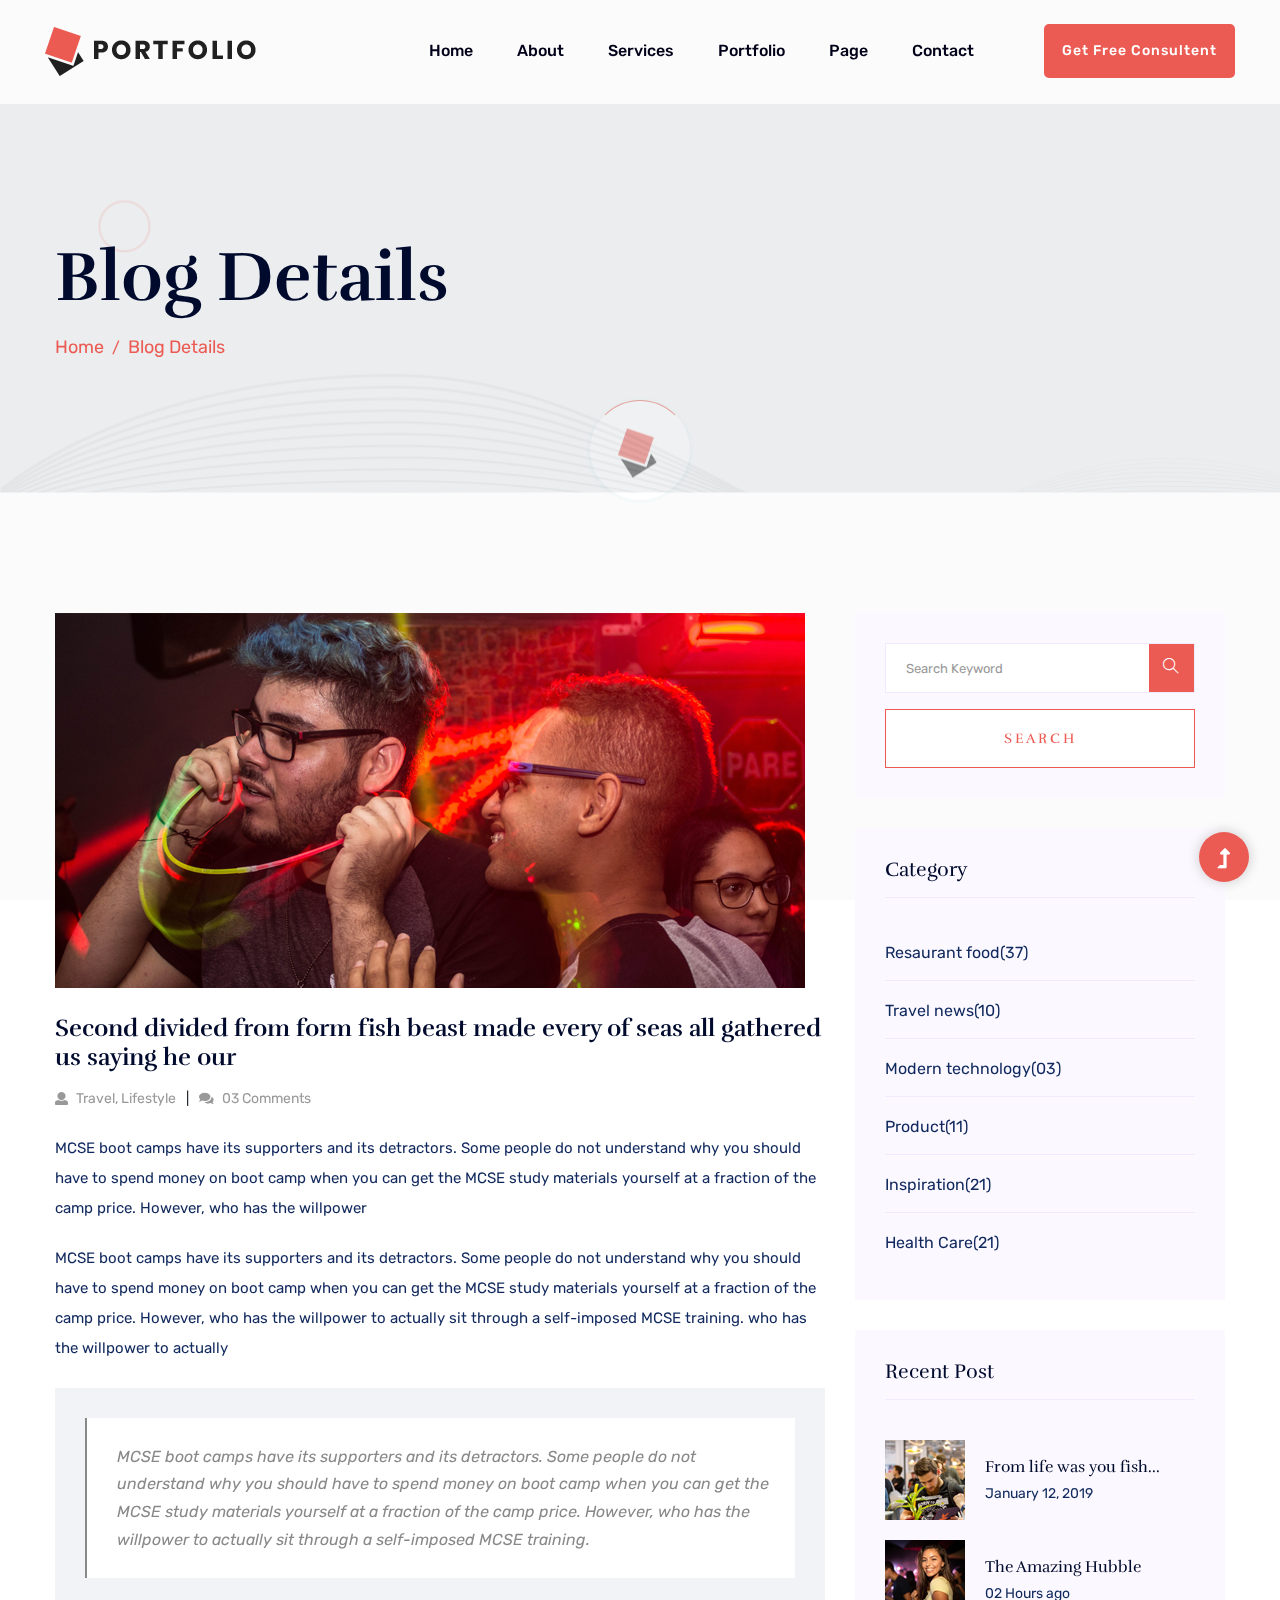
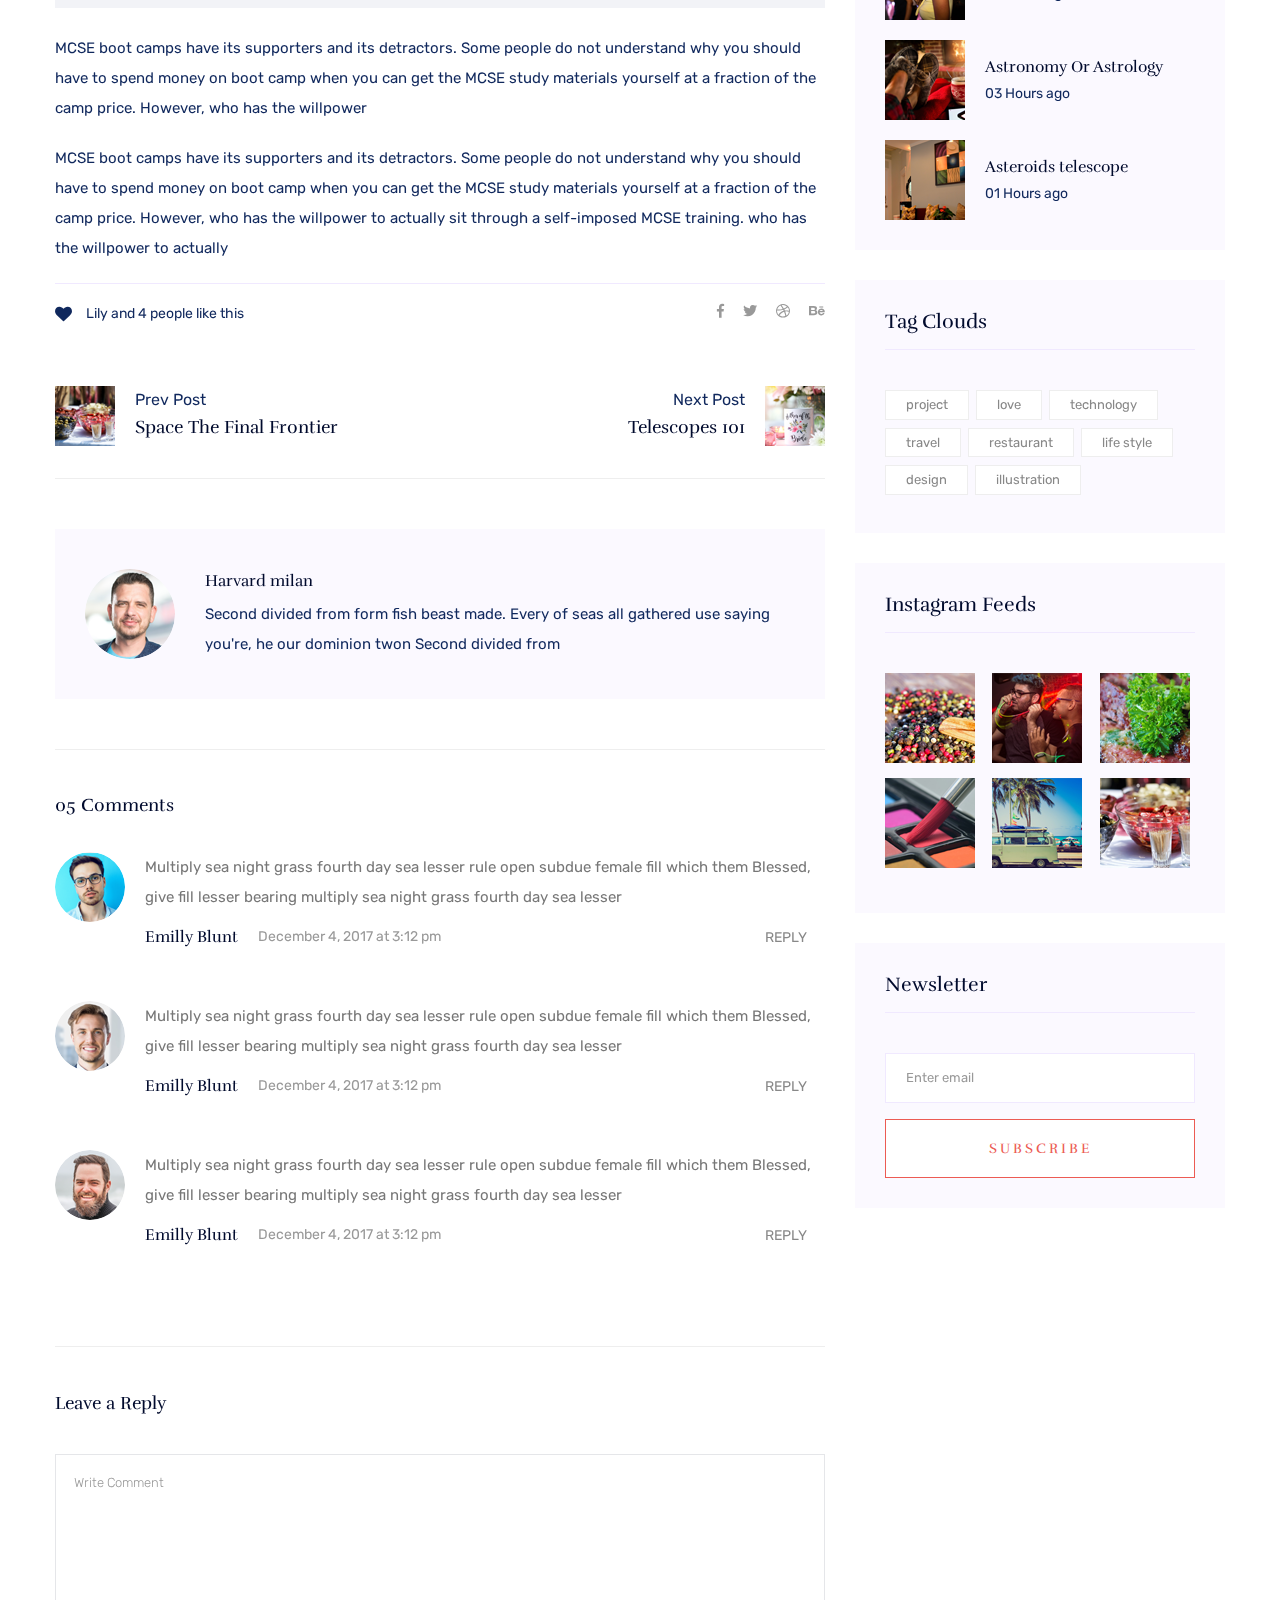
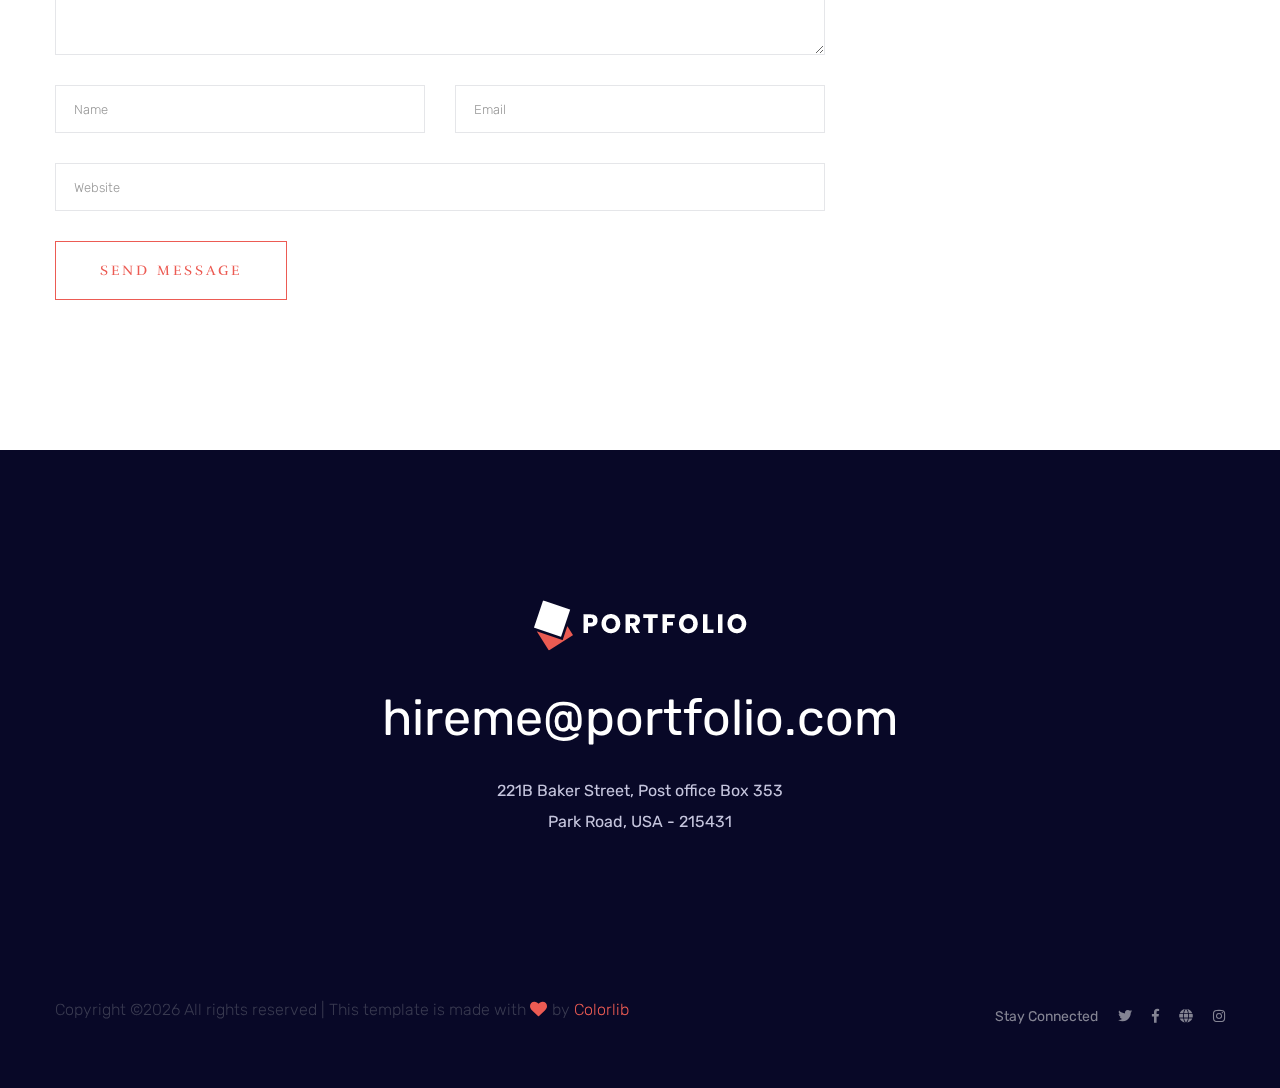
<file: blog_details.html>
<!doctype html>
<html class="no-js" lang="zxx">

<head>
   <meta charset="utf-8">
   <meta http-equiv="x-ua-compatible" content="ie=edge">
   <title>Personal HTML-5 Template </title>
   <meta name="description" content="">
   <meta name="viewport" content="width=device-width, initial-scale=1">
   <link rel="shortcut icon" type="image/x-icon" href="assets/img/favicon.ico">

  <!-- CSS here -->
      <link rel="stylesheet" href="assets/css/bootstrap.min.css">
      <link rel="stylesheet" href="assets/css/owl.carousel.min.css">
      <link rel="stylesheet" href="assets/css/slicknav.css">
      <link rel="stylesheet" href="assets/css/animate.min.css">
      <link rel="stylesheet" href="assets/css/magnific-popup.css">
      <link rel="stylesheet" href="assets/css/fontawesome-all.min.css">
      <link rel="stylesheet" href="assets/css/themify-icons.css">
      <link rel="stylesheet" href="assets/css/slick.css">
      <link rel="stylesheet" href="assets/css/nice-select.css">
      <link rel="stylesheet" href="assets/css/style.css">
</head>

<body>
   <!-- Preloader Start -->
   <div id="preloader-active">
      <div class="preloader d-flex align-items-center justify-content-center">
            <div class="preloader-inner position-relative">
               <div class="preloader-circle"></div>
               <div class="preloader-img pere-text">
                  <img src="assets/img/logo/loder.jpg" alt="">
               </div>
            </div>
      </div>
   </div>
   <!-- Preloader Start-->
   <header>
      <!-- Header Start -->
      <div class="header-area">
              <div class="main-header  header-sticky">
                  <div class="container-fluid">
                      <div class="row align-items-center">
                          <!-- Logo -->
                          <div class="col-xl-2 col-lg-2 col-md-1">
                              <div class="logo">
                                  <a href="index.html"><img src="assets/img/logo/logo.png" alt=""></a>
                              </div>
                          </div>
                          <div class="col-xl-10 col-lg-10 col-md-10">
                              <div class="menu-main d-flex align-items-center justify-content-end">
                                  <!-- Main-menu -->
                                  <div class="main-menu f-right d-none d-lg-block">
                                      <nav> 
                                          <ul id="navigation">
                                              <li><a href="index.html">Home</a></li>
                                              <li><a href="about.html">About</a></li>
                                              <li><a href="services.html">Services</a></li>
                                              <li><a href="portfolio.html">Portfolio</a></li>
                                              <li><a href="#">Page</a>
                                                  <ul class="submenu">
                                                      <li><a href="blog.html">Blog</a></li>
                                                      <li><a href="blog_details.html">Blog Details</a></li>
                                                      <li><a href="elements.html">Element</a></li>
                                                      <li><a href="portfolio_details.html">Portfolio Details</a></li>
                                                  </ul>
                                              </li>
                                              <li><a href="contact.html">Contact</a></li>
                                          </ul>
                                      </nav>
                                  </div>
                                  <div class="header-right-btn f-right d-none d-xl-block ml-20">
                                      <a href="#" class="btn header-btn">Get Free Consultent</a>
                                  </div>
                              </div>
                          </div>   
                          <!-- Mobile Menu -->
                          <div class="col-12">
                              <div class="mobile_menu d-block d-lg-none"></div>
                          </div>
                      </div>
                  </div>
              </div>
      </div>
      <!-- Header End -->
   </header>
   <main>

      <!-- Hero Start -->
		<div class="slider-area">
			<div class="slider-height2 d-flex align-items-center">
				<div class="container">
					<div class="row">
						<div class="col-xl-12">
							<div class="hero-cap">
								<h2>Blog Details</h2>
								<nav aria-label="breadcrumb ">
									<ol class="breadcrumb">
									<li class="breadcrumb-item"><a href="index.html">Home</a></li>
									<li class="breadcrumb-item"><a href="#">Blog Details</a></li> 
									</ol>
								</nav>
							</div>
						</div>
					</div>
				</div>
			</div>
		</div>
		<!-- Hero End -->
      <!--================Blog Area =================-->
      <section class="blog_area single-post-area section-padding">
         <div class="container">
            <div class="row">
               <div class="col-lg-8 posts-list">
                  <div class="single-post">
                     <div class="feature-img">
                        <img class="img-fluid" src="assets/img/blog/single_blog_1.png" alt="">
                     </div>
                     <div class="blog_details">
                        <h2>Second divided from form fish beast made every of seas
                           all gathered us saying he our
                        </h2>
                        <ul class="blog-info-link mt-3 mb-4">
                           <li><a href="#"><i class="fa fa-user"></i> Travel, Lifestyle</a></li>
                           <li><a href="#"><i class="fa fa-comments"></i> 03 Comments</a></li>
                        </ul>
                        <p class="excert">
                           MCSE boot camps have its supporters and its detractors. Some people do not understand why you
                           should have to spend money on boot camp when you can get the MCSE study materials yourself at a
                           fraction of the camp price. However, who has the willpower
                        </p>
                        <p>
                           MCSE boot camps have its supporters and its detractors. Some people do not understand why you
                           should have to spend money on boot camp when you can get the MCSE study materials yourself at a
                           fraction of the camp price. However, who has the willpower to actually sit through a
                           self-imposed MCSE training. who has the willpower to actually
                        </p>
                        <div class="quote-wrapper">
                           <div class="quotes">
                              MCSE boot camps have its supporters and its detractors. Some people do not understand why you
                              should have to spend money on boot camp when you can get the MCSE study materials yourself at
                              a fraction of the camp price. However, who has the willpower to actually sit through a
                              self-imposed MCSE training.
                           </div>
                        </div>
                        <p>
                           MCSE boot camps have its supporters and its detractors. Some people do not understand why you
                           should have to spend money on boot camp when you can get the MCSE study materials yourself at a
                           fraction of the camp price. However, who has the willpower
                        </p>
                        <p>
                           MCSE boot camps have its supporters and its detractors. Some people do not understand why you
                           should have to spend money on boot camp when you can get the MCSE study materials yourself at a
                           fraction of the camp price. However, who has the willpower to actually sit through a
                           self-imposed MCSE training. who has the willpower to actually
                        </p>
                     </div>
                  </div>
                  <div class="navigation-top">
                     <div class="d-sm-flex justify-content-between text-center">
                        <p class="like-info"><span class="align-middle"><i class="fa fa-heart"></i></span> Lily and 4
                           people like this</p>
                        <div class="col-sm-4 text-center my-2 my-sm-0">
                           <!-- <p class="comment-count"><span class="align-middle"><i class="fa fa-comment"></i></span> 06 Comments</p> -->
                        </div>
                        <ul class="social-icons">
                           <li><a href="#"><i class="fab fa-facebook-f"></i></a></li>
                           <li><a href="#"><i class="fab fa-twitter"></i></a></li>
                           <li><a href="#"><i class="fab fa-dribbble"></i></a></li>
                           <li><a href="#"><i class="fab fa-behance"></i></a></li>
                        </ul>
                     </div>
                     <div class="navigation-area">
                        <div class="row">
                           <div
                              class="col-lg-6 col-md-6 col-12 nav-left flex-row d-flex justify-content-start align-items-center">
                              <div class="thumb">
                                 <a href="#">
                                    <img class="img-fluid" src="assets/img/post/preview.png" alt="">
                                 </a>
                              </div>
                              <div class="arrow">
                                 <a href="#">
                                    <span class="lnr text-white ti-arrow-left"></span>
                                 </a>
                              </div>
                              <div class="detials">
                                 <p>Prev Post</p>
                                 <a href="#">
                                    <h4>Space The Final Frontier</h4>
                                 </a>
                              </div>
                           </div>
                           <div
                              class="col-lg-6 col-md-6 col-12 nav-right flex-row d-flex justify-content-end align-items-center">
                              <div class="detials">
                                 <p>Next Post</p>
                                 <a href="#">
                                    <h4>Telescopes 101</h4>
                                 </a>
                              </div>
                              <div class="arrow">
                                 <a href="#">
                                    <span class="lnr text-white ti-arrow-right"></span>
                                 </a>
                              </div>
                              <div class="thumb">
                                 <a href="#">
                                    <img class="img-fluid" src="assets/img/post/next.png" alt="">
                                 </a>
                              </div>
                           </div>
                        </div>
                     </div>
                  </div>
                  <div class="blog-author">
                     <div class="media align-items-center">
                        <img src="assets/img/blog/author.png" alt="">
                        <div class="media-body">
                           <a href="#">
                              <h4>Harvard milan</h4>
                           </a>
                           <p>Second divided from form fish beast made. Every of seas all gathered use saying you're, he
                              our dominion twon Second divided from</p>
                        </div>
                     </div>
                  </div>
                  <div class="comments-area">
                     <h4>05 Comments</h4>
                     <div class="comment-list">
                        <div class="single-comment justify-content-between d-flex">
                           <div class="user justify-content-between d-flex">
                              <div class="thumb">
                                 <img src="assets/img/comment/comment_1.png" alt="">
                              </div>
                              <div class="desc">
                                 <p class="comment">
                                    Multiply sea night grass fourth day sea lesser rule open subdue female fill which them
                                    Blessed, give fill lesser bearing multiply sea night grass fourth day sea lesser
                                 </p>
                                 <div class="d-flex justify-content-between">
                                    <div class="d-flex align-items-center">
                                       <h5>
                                          <a href="#">Emilly Blunt</a>
                                       </h5>
                                       <p class="date">December 4, 2017 at 3:12 pm </p>
                                    </div>
                                    <div class="reply-btn">
                                       <a href="#" class="btn-reply text-uppercase">reply</a>
                                    </div>
                                 </div>
                              </div>
                           </div>
                        </div>
                     </div>
                     <div class="comment-list">
                        <div class="single-comment justify-content-between d-flex">
                           <div class="user justify-content-between d-flex">
                              <div class="thumb">
                                 <img src="assets/img/comment/comment_2.png" alt="">
                              </div>
                              <div class="desc">
                                 <p class="comment">
                                    Multiply sea night grass fourth day sea lesser rule open subdue female fill which them
                                    Blessed, give fill lesser bearing multiply sea night grass fourth day sea lesser
                                 </p>
                                 <div class="d-flex justify-content-between">
                                    <div class="d-flex align-items-center">
                                       <h5>
                                          <a href="#">Emilly Blunt</a>
                                       </h5>
                                       <p class="date">December 4, 2017 at 3:12 pm </p>
                                    </div>
                                    <div class="reply-btn">
                                       <a href="#" class="btn-reply text-uppercase">reply</a>
                                    </div>
                                 </div>
                              </div>
                           </div>
                        </div>
                     </div>
                     <div class="comment-list">
                        <div class="single-comment justify-content-between d-flex">
                           <div class="user justify-content-between d-flex">
                              <div class="thumb">
                                 <img src="assets/img/comment/comment_3.png" alt="">
                              </div>
                              <div class="desc">
                                 <p class="comment">
                                    Multiply sea night grass fourth day sea lesser rule open subdue female fill which them
                                    Blessed, give fill lesser bearing multiply sea night grass fourth day sea lesser
                                 </p>
                                 <div class="d-flex justify-content-between">
                                    <div class="d-flex align-items-center">
                                       <h5>
                                          <a href="#">Emilly Blunt</a>
                                       </h5>
                                       <p class="date">December 4, 2017 at 3:12 pm </p>
                                    </div>
                                    <div class="reply-btn">
                                       <a href="#" class="btn-reply text-uppercase">reply</a>
                                    </div>
                                 </div>
                              </div>
                           </div>
                        </div>
                     </div>
                  </div>
                  <div class="comment-form">
                     <h4>Leave a Reply</h4>
                     <form class="form-contact comment_form" action="#" id="commentForm">
                        <div class="row">
                           <div class="col-12">
                              <div class="form-group">
                                 <textarea class="form-control w-100" name="comment" id="comment" cols="30" rows="9"
                                    placeholder="Write Comment"></textarea>
                              </div>
                           </div>
                           <div class="col-sm-6">
                              <div class="form-group">
                                 <input class="form-control" name="name" id="name" type="text" placeholder="Name">
                              </div>
                           </div>
                           <div class="col-sm-6">
                              <div class="form-group">
                                 <input class="form-control" name="email" id="email" type="email" placeholder="Email">
                              </div>
                           </div>
                           <div class="col-12">
                              <div class="form-group">
                                 <input class="form-control" name="website" id="website" type="text" placeholder="Website">
                              </div>
                           </div>
                        </div>
                        <div class="form-group">
                           <button type="submit" class="button button-contactForm btn_1 boxed-btn">Send Message</button>
                        </div>
                     </form>
                  </div>
               </div>
               <div class="col-lg-4">
                  <div class="blog_right_sidebar">
                     <aside class="single_sidebar_widget search_widget">
                        <form action="#">
                           <div class="form-group">
                              <div class="input-group mb-3">
                                 <input type="text" class="form-control" placeholder='Search Keyword'
                                    onfocus="this.placeholder = ''" onblur="this.placeholder = 'Search Keyword'">
                                 <div class="input-group-append">
                                    <button class="btns" type="button"><i class="ti-search"></i></button>
                                 </div>
                              </div>
                           </div>
                           <button class="button rounded-0 primary-bg text-white w-100 btn_1 boxed-btn"
                              type="submit">Search</button>
                        </form>
                     </aside>
                     <aside class="single_sidebar_widget post_category_widget">
                        <h4 class="widget_title">Category</h4>
                        <ul class="list cat-list">
                           <li>
                              <a href="#" class="d-flex">
                                 <p>Resaurant food</p>
                                 <p>(37)</p>
                              </a>
                           </li>
                           <li>
                              <a href="#" class="d-flex">
                                 <p>Travel news</p>
                                 <p>(10)</p>
                              </a>
                           </li>
                           <li>
                              <a href="#" class="d-flex">
                                 <p>Modern technology</p>
                                 <p>(03)</p>
                              </a>
                           </li>
                           <li>
                              <a href="#" class="d-flex">
                                 <p>Product</p>
                                 <p>(11)</p>
                              </a>
                           </li>
                           <li>
                              <a href="#" class="d-flex">
                                 <p>Inspiration</p>
                                 <p>(21)</p>
                              </a>
                           </li>
                           <li>
                              <a href="#" class="d-flex">
                                 <p>Health Care</p>
                                 <p>(21)</p>
                              </a>
                           </li>
                        </ul>
                     </aside>
                     <aside class="single_sidebar_widget popular_post_widget">
                        <h3 class="widget_title">Recent Post</h3>
                        <div class="media post_item">
                           <img src="assets/img/post/post_1.png" alt="post">
                           <div class="media-body">
                              <a href="blog_details.html">
                                 <h3>From life was you fish...</h3>
                              </a>
                              <p>January 12, 2019</p>
                           </div>
                        </div>
                        <div class="media post_item">
                           <img src="assets/img/post/post_2.png" alt="post">
                           <div class="media-body">
                              <a href="blog_details.html">
                                 <h3>The Amazing Hubble</h3>
                              </a>
                              <p>02 Hours ago</p>
                           </div>
                        </div>
                        <div class="media post_item">
                           <img src="assets/img/post/post_3.png" alt="post">
                           <div class="media-body">
                              <a href="blog_details.html">
                                 <h3>Astronomy Or Astrology</h3>
                              </a>
                              <p>03 Hours ago</p>
                           </div>
                        </div>
                        <div class="media post_item">
                           <img src="assets/img/post/post_4.png" alt="post">
                           <div class="media-body">
                              <a href="blog_details.html">
                                 <h3>Asteroids telescope</h3>
                              </a>
                              <p>01 Hours ago</p>
                           </div>
                        </div>
                     </aside>
                     <aside class="single_sidebar_widget tag_cloud_widget">
                        <h4 class="widget_title">Tag Clouds</h4>
                        <ul class="list">
                           <li>
                              <a href="#">project</a>
                           </li>
                           <li>
                              <a href="#">love</a>
                           </li>
                           <li>
                              <a href="#">technology</a>
                           </li>
                           <li>
                              <a href="#">travel</a>
                           </li>
                           <li>
                              <a href="#">restaurant</a>
                           </li>
                           <li>
                              <a href="#">life style</a>
                           </li>
                           <li>
                              <a href="#">design</a>
                           </li>
                           <li>
                              <a href="#">illustration</a>
                           </li>
                        </ul>
                     </aside>
                     <aside class="single_sidebar_widget instagram_feeds">
                        <h4 class="widget_title">Instagram Feeds</h4>
                        <ul class="instagram_row flex-wrap">
                           <li>
                              <a href="#">
                                 <img class="img-fluid" src="assets/img/post/post_5.png" alt="">
                              </a>
                           </li>
                           <li>
                              <a href="#">
                                 <img class="img-fluid" src="assets/img/post/post_6.png" alt="">
                              </a>
                           </li>
                           <li>
                              <a href="#">
                                 <img class="img-fluid" src="assets/img/post/post_7.png" alt="">
                              </a>
                           </li>
                           <li>
                              <a href="#">
                                 <img class="img-fluid" src="assets/img/post/post_8.png" alt="">
                              </a>
                           </li>
                           <li>
                              <a href="#">
                                 <img class="img-fluid" src="assets/img/post/post_9.png" alt="">
                              </a>
                           </li>
                           <li>
                              <a href="#">
                                 <img class="img-fluid" src="assets/img/post/post_10.png" alt="">
                              </a>
                           </li>
                        </ul>
                     </aside>
                     <aside class="single_sidebar_widget newsletter_widget">
                        <h4 class="widget_title">Newsletter</h4>
                        <form action="#">
                           <div class="form-group">
                              <input type="email" class="form-control" onfocus="this.placeholder = ''"
                                 onblur="this.placeholder = 'Enter email'" placeholder='Enter email' required>
                           </div>
                           <button class="button rounded-0 primary-bg text-white w-100 btn_1 boxed-btn"
                              type="submit">Subscribe</button>
                        </form>
                     </aside>
                  </div>
               </div>
            </div>
         </div>
      </section>
      <!--================ Blog Area end =================-->

   </main>
   <footer>
      <!-- Footer Start-->
      <div class="footer-area">
         <div class="container">
            <div class="footer-top footer-padding">
                  <div class="row justify-content-center">
                     <div class="col-lg-6">
                           <div class="footer-top-cap text-center">
                              <img src="assets/img/logo/logo2_footer.png" alt="">
                             <span><a href="#">hireme@portfolio.com</a></span>
                              <p>221B Baker Street, Post office Box 353 </p>
                              <p>Park Road, USA - 215431</p>
                           </div>
                     </div>
                  </div>
            </div>
               <div class="footer-bottom">
                  <div class="row d-flex justify-content-between align-items-center">
                     <div class="col-xl-9 col-lg-8">
                           <div class="footer-copy-right">
                              <p><!-- Link back to Colorlib can't be removed. Template is licensed under CC BY 3.0. -->
  Copyright &copy;<script>document.write(new Date().getFullYear());</script> All rights reserved | This template is made with <i class="fa fa-heart" aria-hidden="true"></i> by <a href="https://colorlib.com" target="_blank">Colorlib</a>
  <!-- Link back to Colorlib can't be removed. Template is licensed under CC BY 3.0. --></p>
                           </div>
                     </div>
                     <div class="col-xl-3 col-lg-4">
                           <!-- Footer Social -->
                           <div class="footer-social f-right">
                              <a>Stay Connected</a>
                              <a href="#"><i class="fab fa-twitter"></i></a>
                              <a href="#"><i class="fab fa-facebook-f"></i></a>
                              <a href="#"><i class="fas fa-globe"></i></a>
                              <a href="#"><i class="fab fa-instagram"></i></a>
                           </div>
                     </div>
                  </div>
            </div>
         </div>
      </div>
      <!-- Footer End-->
   </footer>
   <!-- Scroll Up -->
   <div id="back-top" >
         <a title="Go to Top" href="#"> <i class="fas fa-level-up-alt"></i></a>
   </div>

   <!-- JS here -->
		<!-- All JS Custom Plugins Link Here here -->
      <script src="./assets/js/vendor/modernizr-3.5.0.min.js"></script>
		<!-- Jquery, Popper, Bootstrap -->
		<script src="./assets/js/vendor/jquery-1.12.4.min.js"></script>
      <script src="./assets/js/popper.min.js"></script>
      <script src="./assets/js/bootstrap.min.js"></script>
	   <!-- Jquery Mobile Menu -->
      <script src="./assets/js/jquery.slicknav.min.js"></script>

		<!-- Jquery Slick , Owl-Carousel Plugins -->
      <script src="./assets/js/owl.carousel.min.js"></script>
      <script src="./assets/js/slick.min.js"></script>

		<!-- One Page, Animated-HeadLin -->
      <script src="./assets/js/wow.min.js"></script>
		<script src="./assets/js/animated.headline.js"></script>
      <script src="./assets/js/jquery.magnific-popup.js"></script>

		<!-- Nice-select, sticky -->
      <script src="./assets/js/jquery.nice-select.min.js"></script>
		<script src="./assets/js/jquery.sticky.js"></script>
        
      <!-- contact js -->
      <script src="./assets/js/contact.js"></script>
      <script src="./assets/js/jquery.form.js"></script>
      <script src="./assets/js/jquery.validate.min.js"></script>
      <script src="./assets/js/mail-script.js"></script>
      <script src="./assets/js/jquery.ajaxchimp.min.js"></script>
        
		<!-- Jquery Plugins, main Jquery -->	
      <script src="./assets/js/plugins.js"></script>
      <script src="./assets/js/main.js"></script>

</body>

</html>
</file>
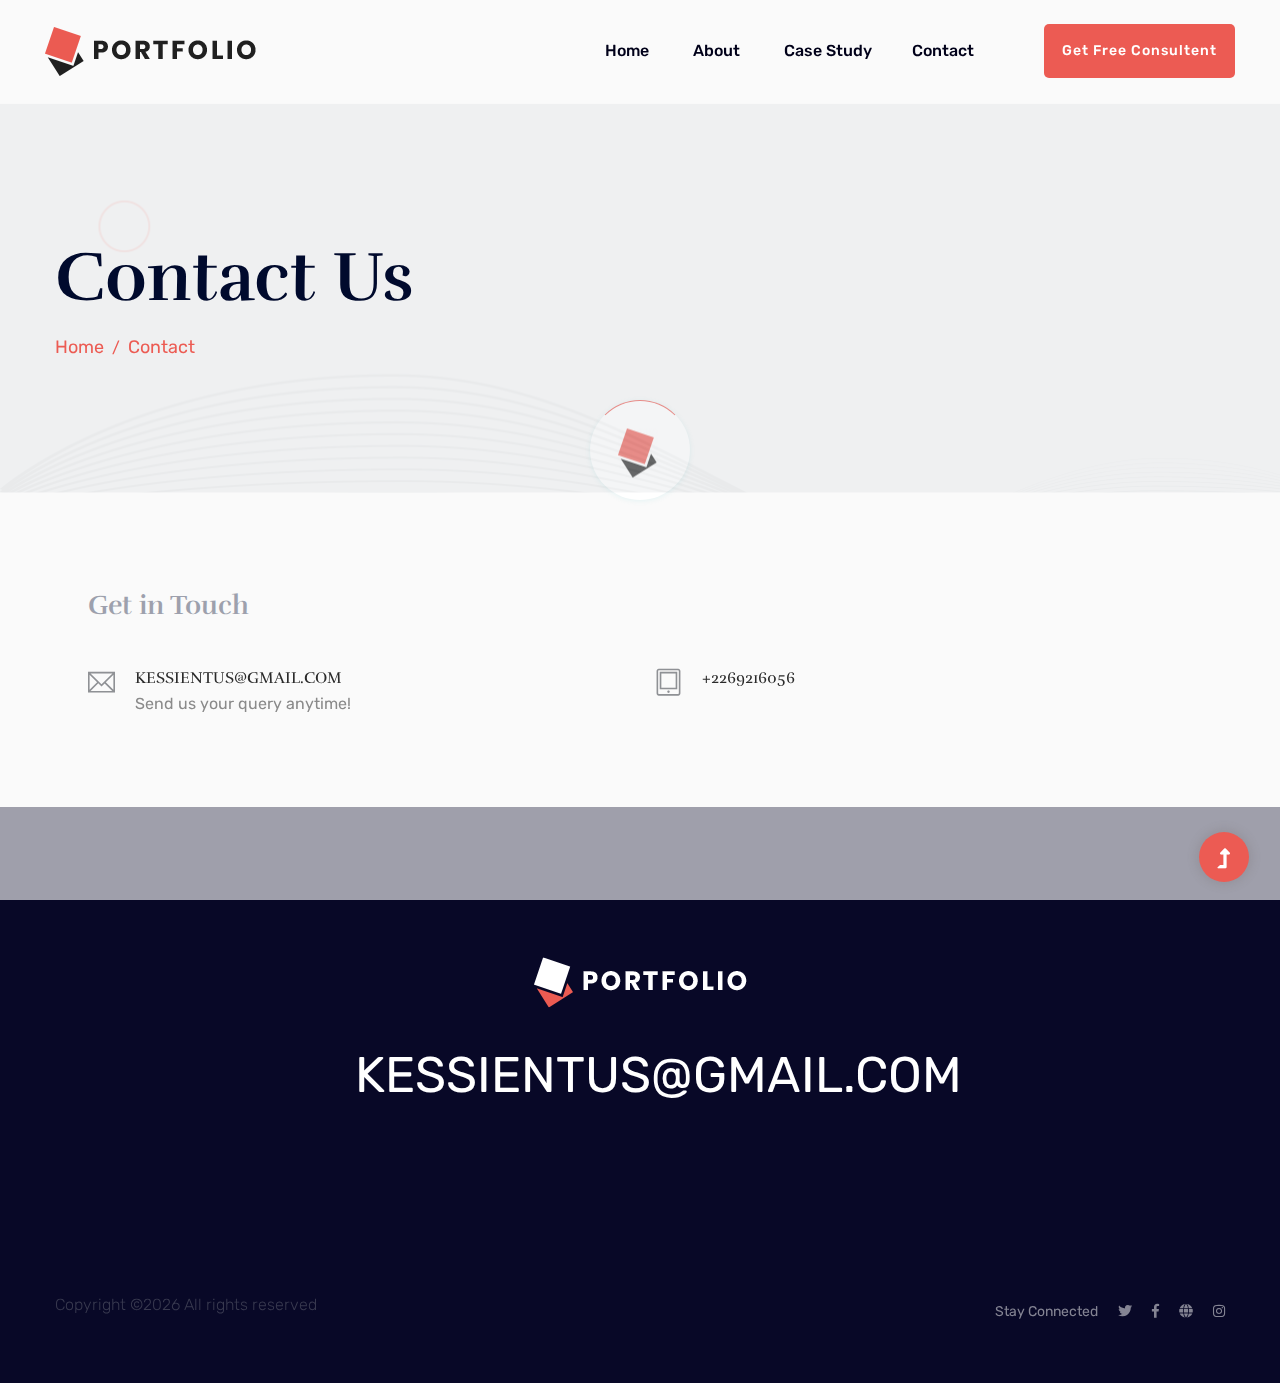
<file: contact.html>
<!doctype html>
<html class="no-js" lang="zxx">

<head>
    <meta charset="utf-8">
    <meta http-equiv="x-ua-compatible" content="ie=edge">
    <title>Contact </title>
    <meta name="description" content="">
    <meta name="viewport" content="width=device-width, initial-scale=1">
    <link rel="shortcut icon" type="image/x-icon" href="assets/img/favicon.ico">

   <!-- CSS here -->
        <link rel="stylesheet" href="assets/css/bootstrap.min.css">
        <link rel="stylesheet" href="assets/css/owl.carousel.min.css">
        <link rel="stylesheet" href="assets/css/slicknav.css">
        <link rel="stylesheet" href="assets/css/animate.min.css">
        <link rel="stylesheet" href="assets/css/magnific-popup.css">
        <link rel="stylesheet" href="assets/css/fontawesome-all.min.css">
        <link rel="stylesheet" href="assets/css/themify-icons.css">
        <link rel="stylesheet" href="assets/css/themify-icons.css">
        <link rel="stylesheet" href="assets/css/slick.css">
        <link rel="stylesheet" href="assets/css/nice-select.css">
        <link rel="stylesheet" href="assets/css/style.css">
</head>

<body>
    <!-- Preloader Start -->
    <div id="preloader-active">
        <div class="preloader d-flex align-items-center justify-content-center">
            <div class="preloader-inner position-relative">
                <div class="preloader-circle"></div>
                <div class="preloader-img pere-text">
                    <img src="assets/img/logo/loder.jpg" alt="">
                </div>
            </div>
        </div>
    </div>
    <!-- Preloader Start -->
    <header>
        <!-- Header Start -->
        <div class="header-area">
                <div class="main-header  header-sticky">
                    <div class="container-fluid">
                        <div class="row align-items-center">
                            <!-- Logo -->
                            <div class="col-xl-2 col-lg-2 col-md-1">
                                <div class="logo">
                                    <a href="index.html"><img src="assets/img/logo/logo.png" alt=""></a>
                                </div>
                            </div>
                            <div class="col-xl-10 col-lg-10 col-md-10">
                                <div class="menu-main d-flex align-items-center justify-content-end">
                                  <!-- Main-menu -->
                                  <div class="main-menu f-right d-none d-lg-block">
                                    <nav> 
                                        <ul id="navigation">
                                            <li><a href="index.html">Home</a></li>
                                            <li><a href="about.html">About</a></li>
                                        
                                            <li><a href="portfolio_details.html">Case Study</a>
                                                <ul class="submenu">
                                                    <li><a href="portfolio_details.html">Product Design</a></li>
                                                    <li><a href="Uximprovement.html">Ux Improvement</a></li>
                                                    <li><a href="Designsystem.html">Design System</a></li>
                                                    <li><a href="User.html">User Research</a></li>
                                                </ul>
                                            <li><a href="contact.html">Contact</a></li>
                                        </ul>
                                    </nav>
                                </div>
                                <div class="header-right-btn f-right d-none d-xl-block ml-20">
                                    <a href="contact.html" class="btn header-btn">Get Free Consultent</a>
                                </div>
                            </div>
                        </div>  
                            <!-- Mobile Menu -->
                            <div class="col-12">
                                <div class="mobile_menu d-block d-lg-none"></div>
                            </div>
                        </div>
                    </div>
                </div>
        </div>
        <!-- Header End -->
    </header>
    <main>

        <!-- Hero Start -->
        <div class="slider-area ">
            <div class="slider-height2 d-flex align-items-center">
                <div class="container">
                    <div class="row">
                        <div class="col-xl-12">
                            <div class="hero-cap">
                                <h2>Contact Us</h2>
                                <nav aria-label="breadcrumb ">
                                    <ol class="breadcrumb">
                                    <li class="breadcrumb-item"><a href="index.html">Home</a></li>
                                    <li class="breadcrumb-item"><a href="#">Contact</a></li> 
                                    </ol>
                                </nav>
                            </div>
                        </div>
                    </div>
                </div>
            </div>
        </div>
        <div class="container mt-5 p-5">
            <h1 class="contact-title mb-5">Get in Touch</h1>
            <div class="row">
                <div class="col-sm-6">
                    <div class="media contact-info">
                        <span class="contact-info__icon"><i class="ti-email"></i></span>
                        <div class="media-body">
                            <h3>KESSIENTUS@GMAIL.COM</h3>
                            <p>Send us your query anytime!</p>
                        </div>
                    </div>
                </div>
                <div class="col-sm-6">
                    <div class="media contact-info">
                        <span class="contact-info__icon"><i class="ti-tablet"></i></span>
                        <div class="media-body">
                            <h3>+2269216056</h3>
                        </div>
                    </div>
                </div>
            </div>
        </div>
        <!-- ================ contact section end ================= -->

    </main>
    <footer>
        <!-- Footer Start-->
        <div class="footer-area">
            <div class="container">
               <div class="footer-top footer-padding">
                   <div class="row justify-content-center">
                        <div class="col-lg-6">
                            <div class="footer-top-cap text-center">
                                <img src="assets/img/logo/logo2_footer.png" alt="">
                                <span><a href="mailto:KESSIENTUS@GMAIL.COM">KESSIENTUS@GMAIL.COM</a></span>
                            </div>
                        </div>
                   </div>
               </div>
                <div class="footer-bottom">
                    <div class="row d-flex justify-content-between align-items-center">
                        <div class="col-xl-9 col-lg-8">
                            <div class="footer-copy-right">
                                <p><!-- Link back to Colorlib can't be removed. Template is licensed under CC BY 3.0. -->
  Copyright &copy;<script>document.write(new Date().getFullYear());</script> All rights reserved
  <!-- Link back to Colorlib can't be removed. Template is licensed under CC BY 3.0. --></p>
                            </div>
                        </div>
                        <div class="col-xl-3 col-lg-4">
                            <!-- Footer Social -->
                            <div class="footer-social f-right">
                                <a>Stay Connected</a>
                                <a href="#"><i class="fab fa-twitter"></i></a>
                                <a href="#"><i class="fab fa-facebook-f"></i></a>
                                <a href="#"><i class="fas fa-globe"></i></a>
                                <a href="#"><i class="fab fa-instagram"></i></a>
                            </div>
                        </div>
                    </div>
               </div>
            </div>
        </div>
        <!-- Footer End-->
    </footer>
    <!-- Scroll Up -->
    <div id="back-top" >
        <a title="Go to Top" href="#"> <i class="fas fa-level-up-alt"></i></a>
    </div>

    <!-- JS here -->
	
		<!-- All JS Custom Plugins Link Here here -->
        <script src="./assets/js/vendor/modernizr-3.5.0.min.js"></script>
		<!-- Jquery, Popper, Bootstrap -->
		<script src="./assets/js/vendor/jquery-1.12.4.min.js"></script>
        <script src="./assets/js/popper.min.js"></script>
        <script src="./assets/js/bootstrap.min.js"></script>
	    <!-- Jquery Mobile Menu -->
        <script src="./assets/js/jquery.slicknav.min.js"></script>

		<!-- Jquery Slick , Owl-Carousel Plugins -->
        <script src="./assets/js/owl.carousel.min.js"></script>
        <script src="./assets/js/slick.min.js"></script>
		<!-- One Page, Animated-HeadLin -->
        <script src="./assets/js/wow.min.js"></script>
		<script src="./assets/js/animated.headline.js"></script>
		
		<!-- Nice-select, sticky -->
        <script src="./assets/js/jquery.nice-select.min.js"></script>
		<script src="./assets/js/jquery.sticky.js"></script>
        <script src="./assets/js/jquery.magnific-popup.js"></script>

        <!-- contact js -->
        <script src="./assets/js/contact.js"></script>
        <script src="./assets/js/jquery.form.js"></script>
        <script src="./assets/js/jquery.validate.min.js"></script>
        <script src="./assets/js/mail-script.js"></script>
        <script src="./assets/js/jquery.ajaxchimp.min.js"></script>
        
		<!-- Jquery Plugins, main Jquery -->	
        <script src="./assets/js/plugins.js"></script>
        <script src="./assets/js/main.js"></script>

    </body>
    
</html>
</file>
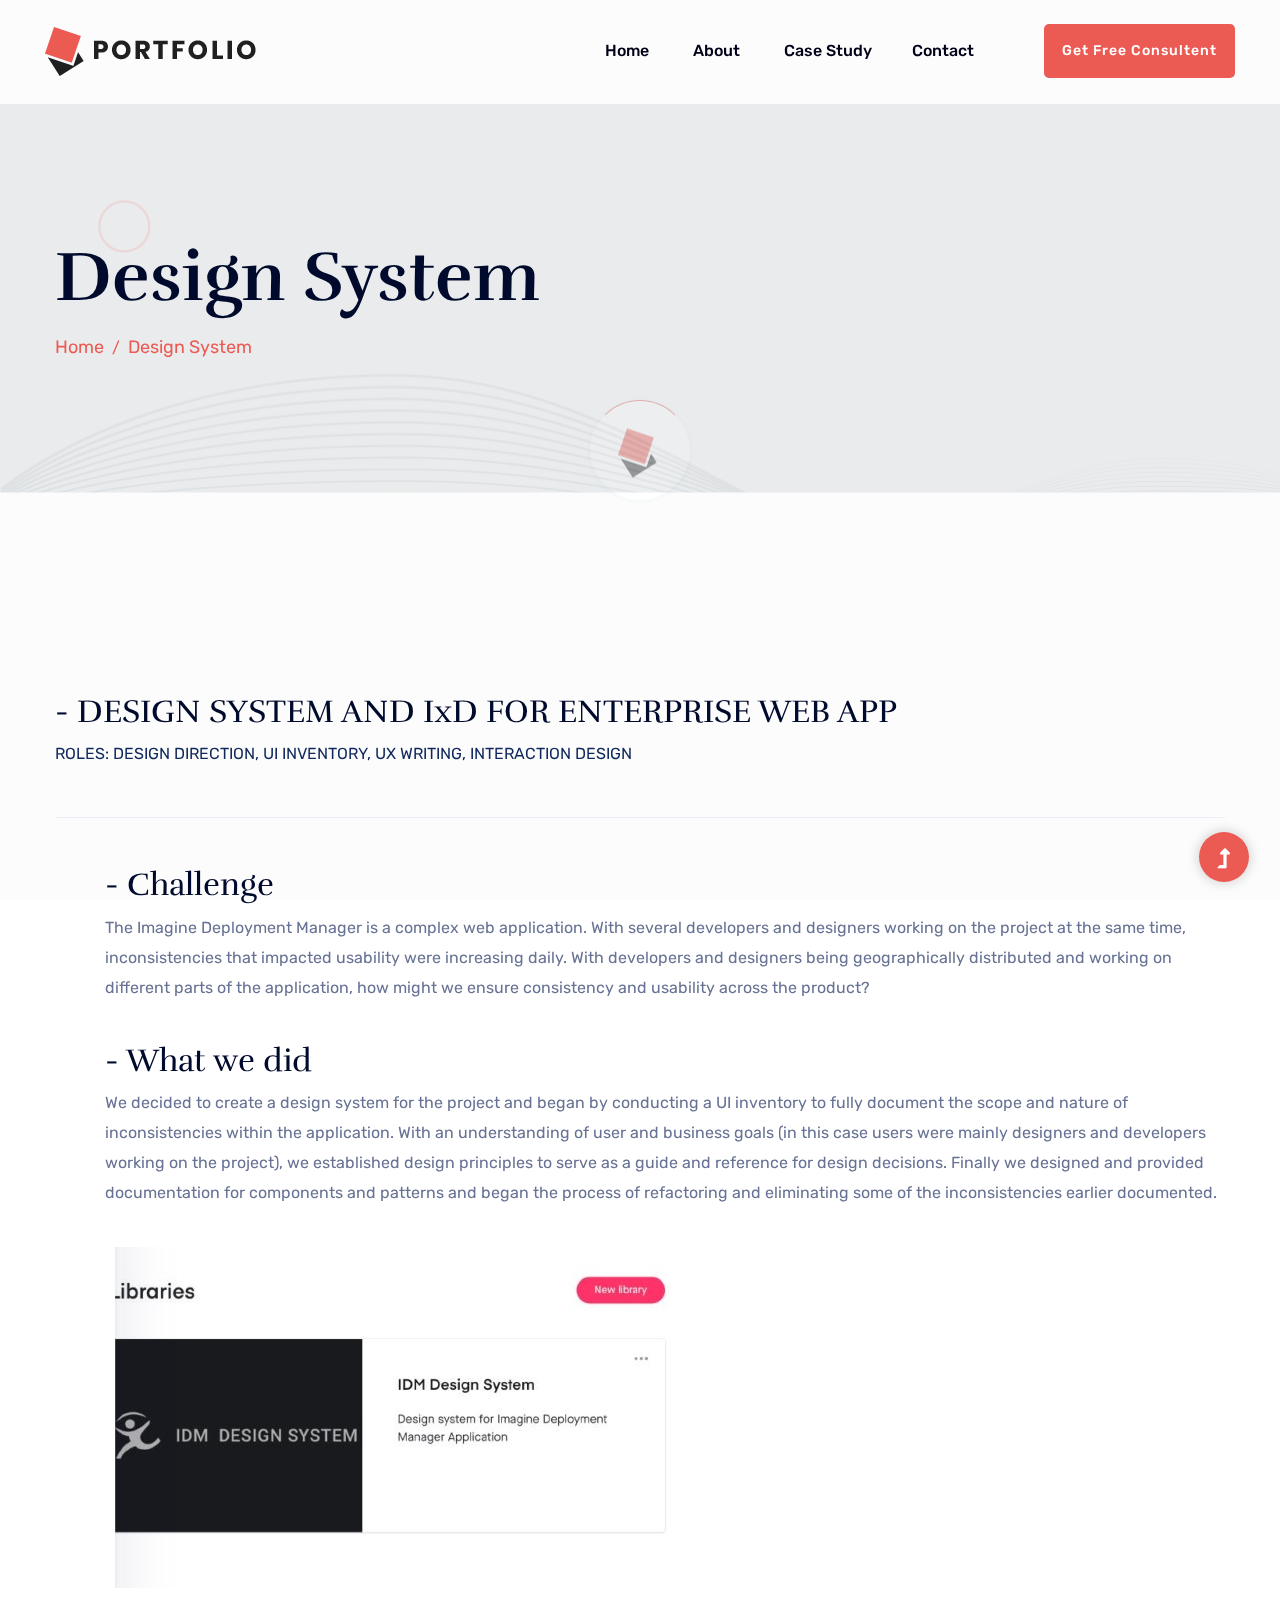
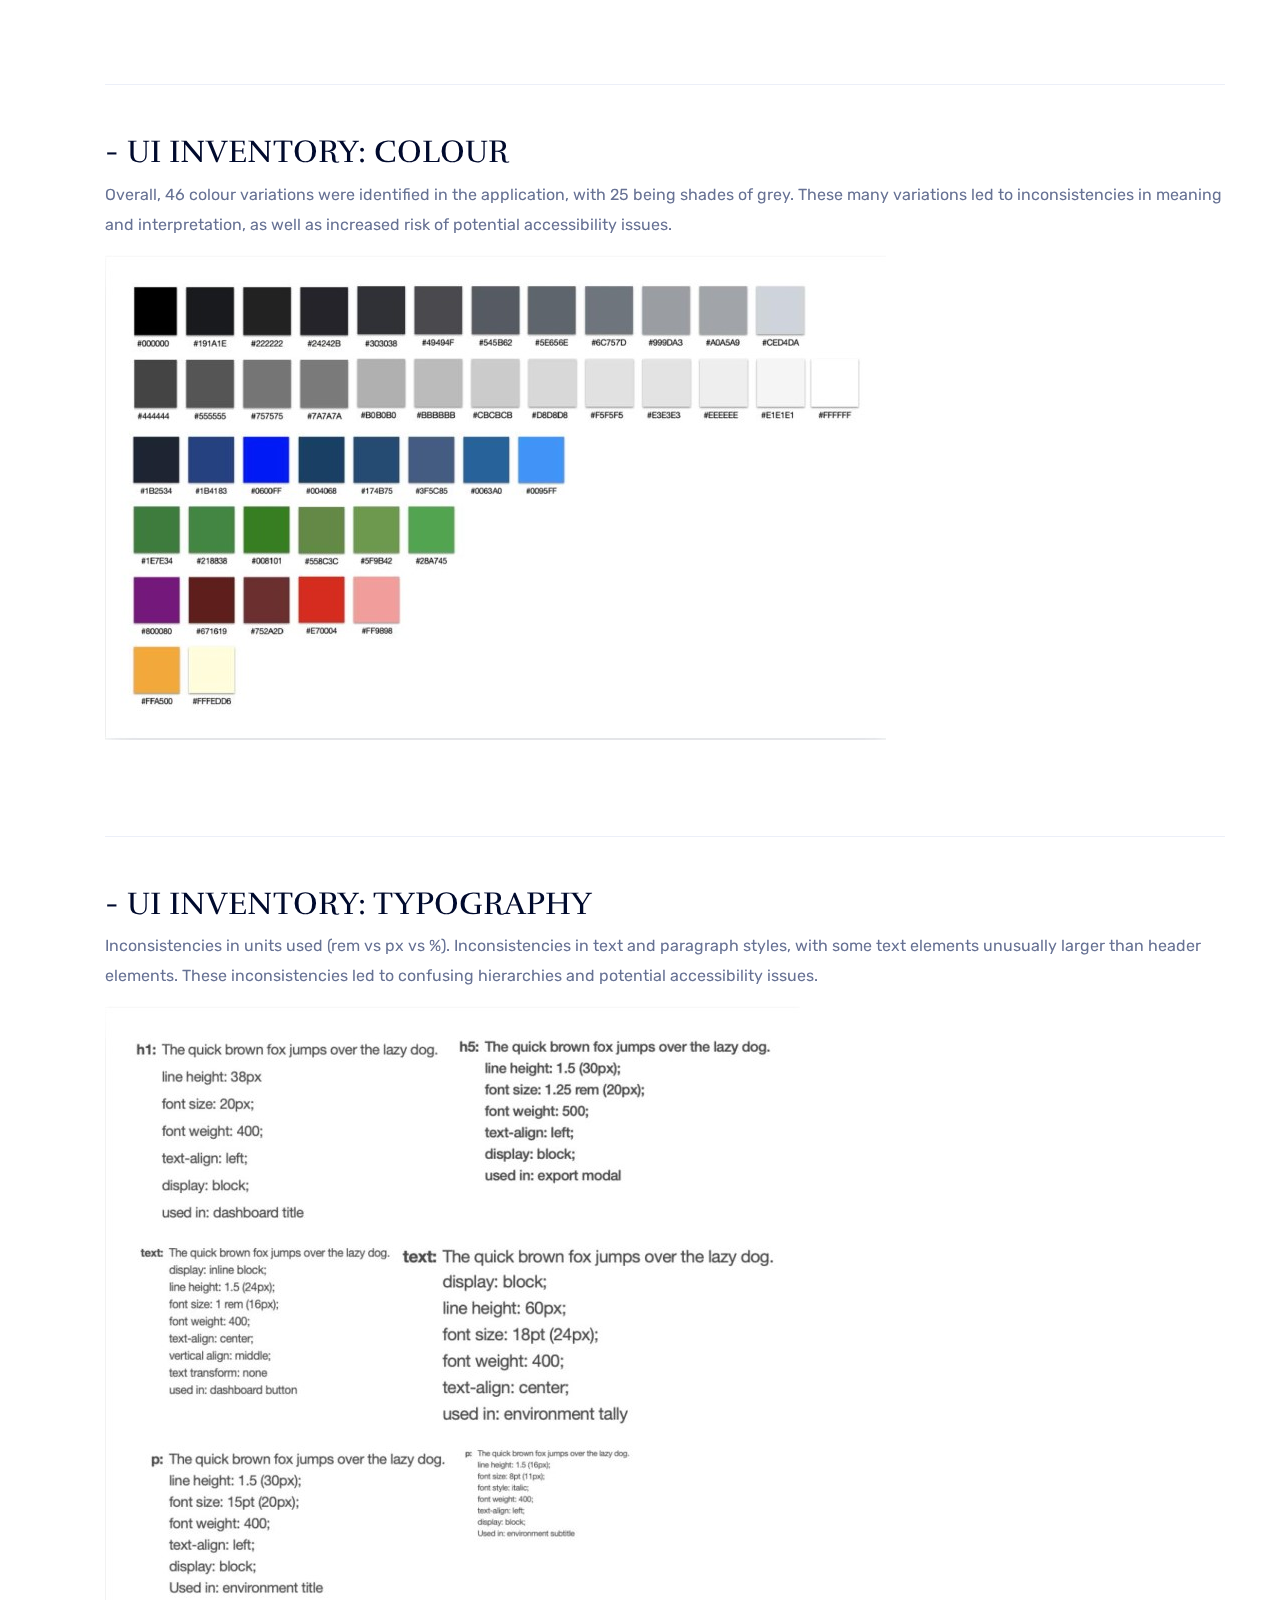
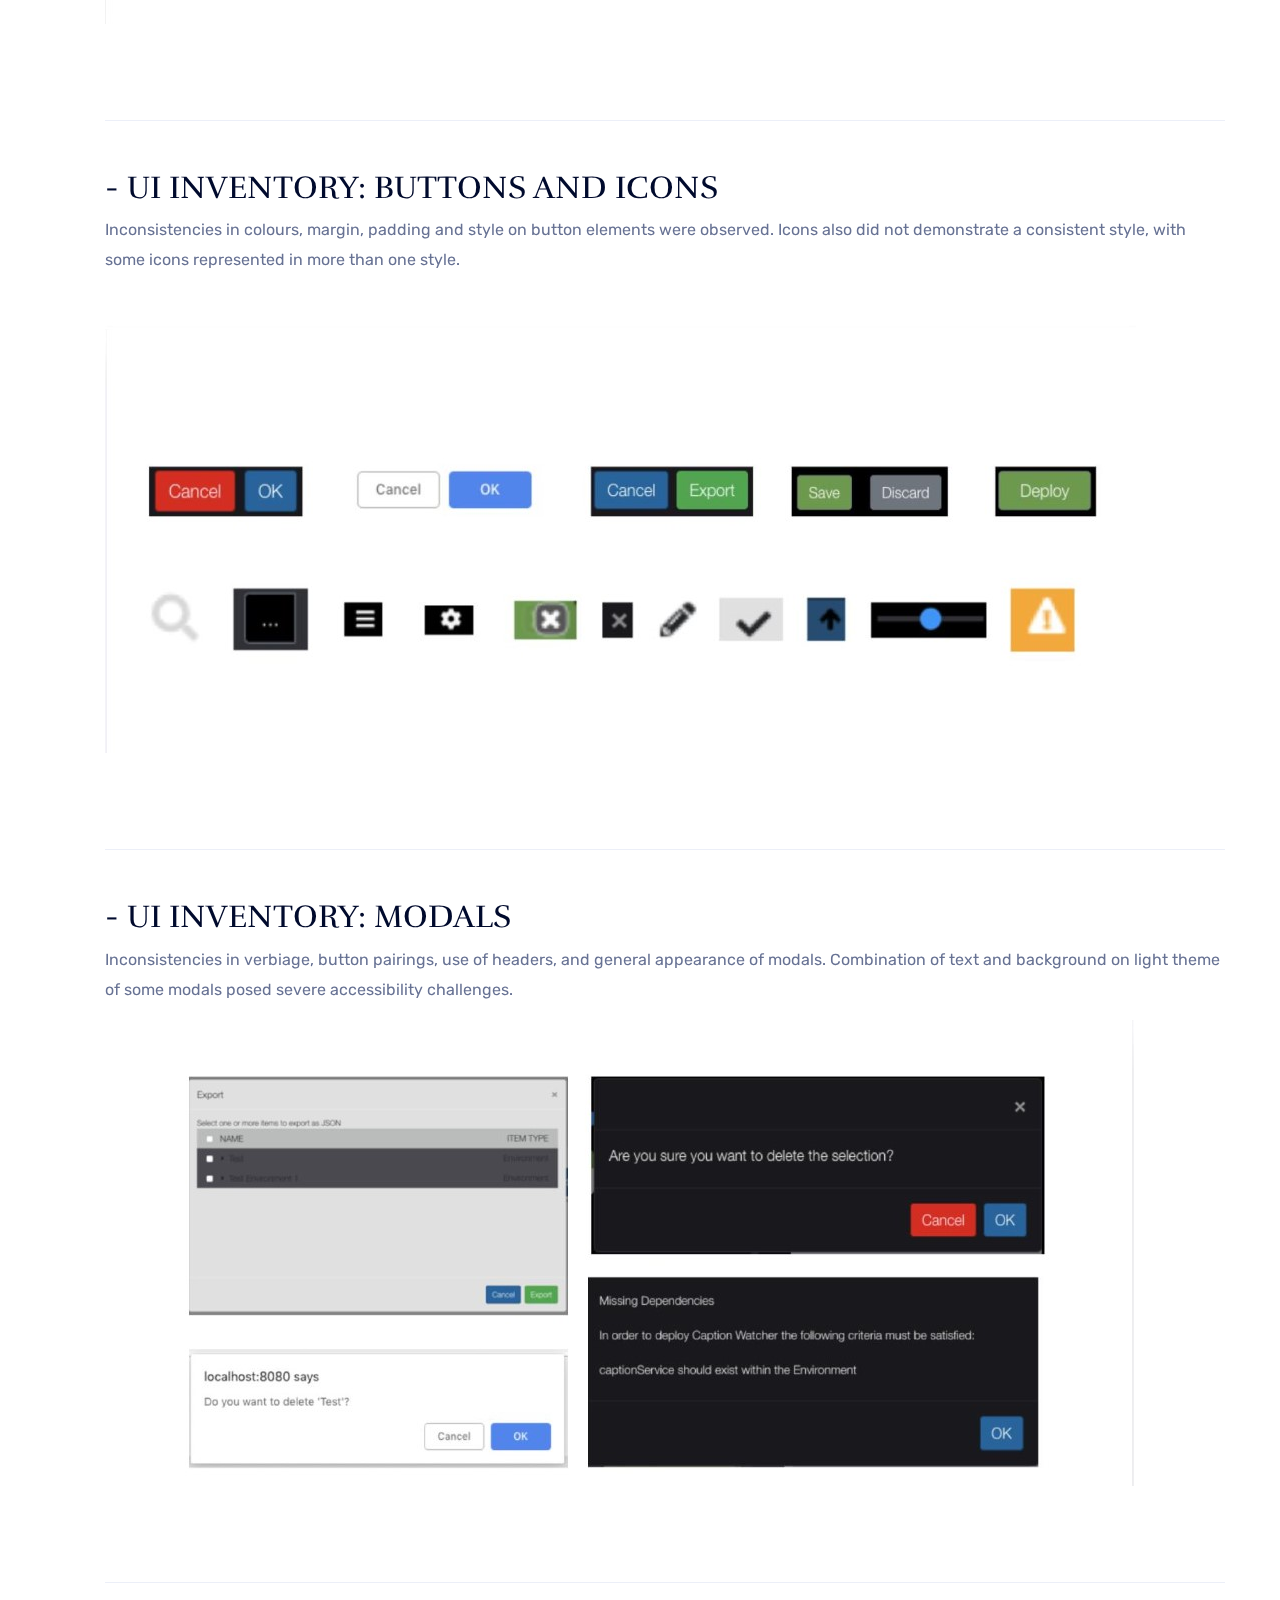
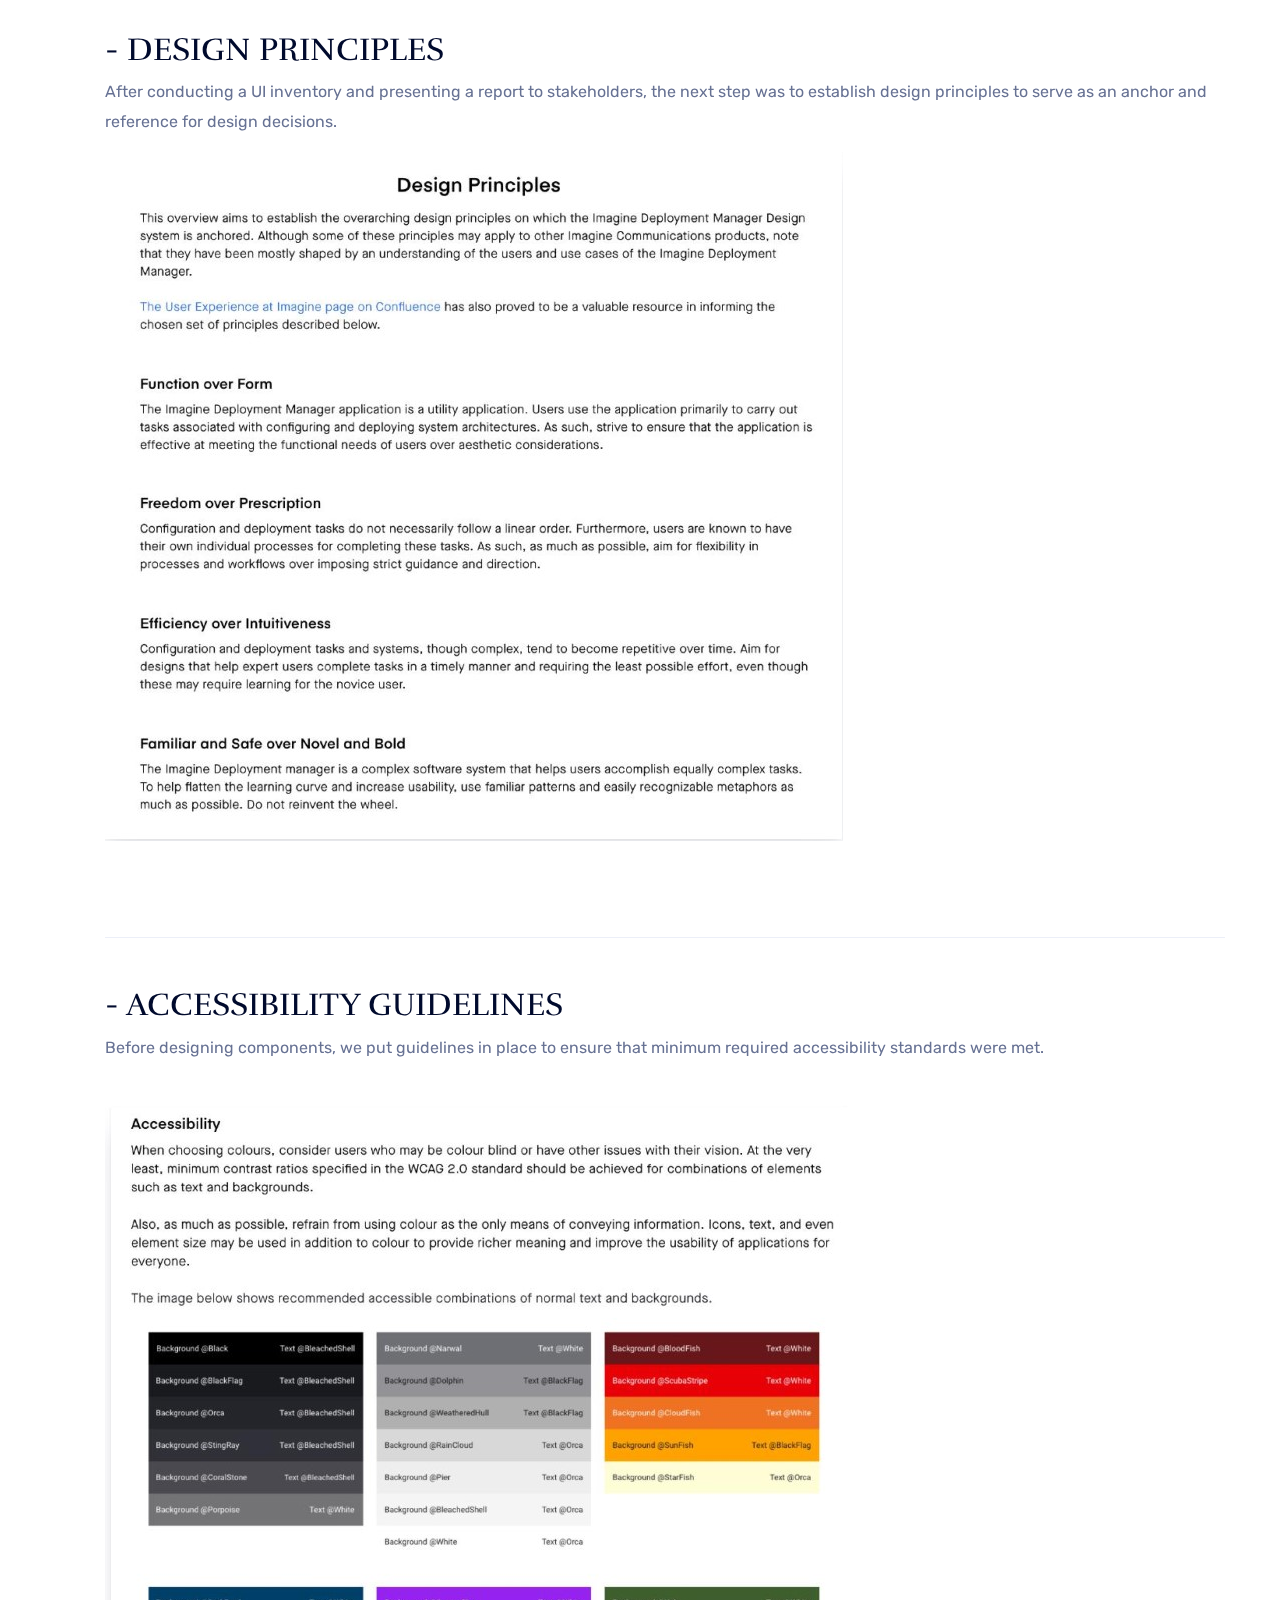
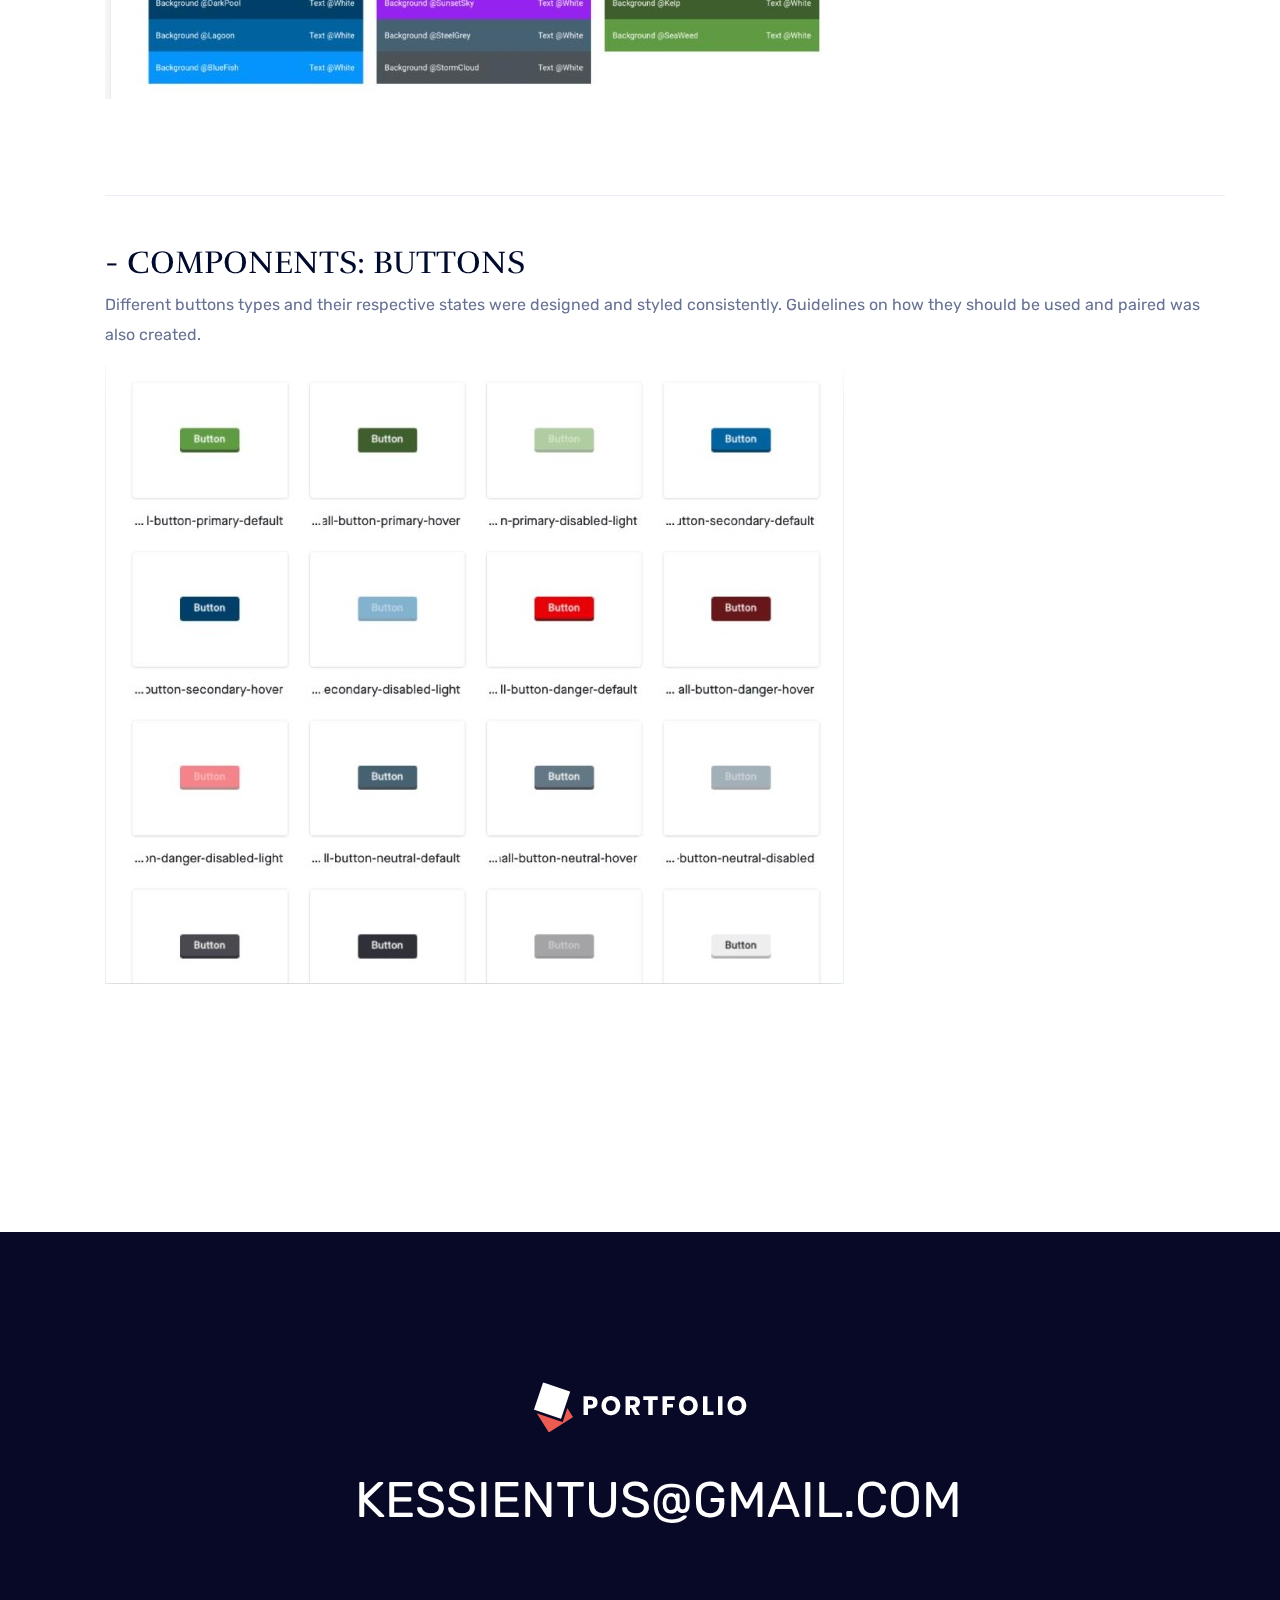
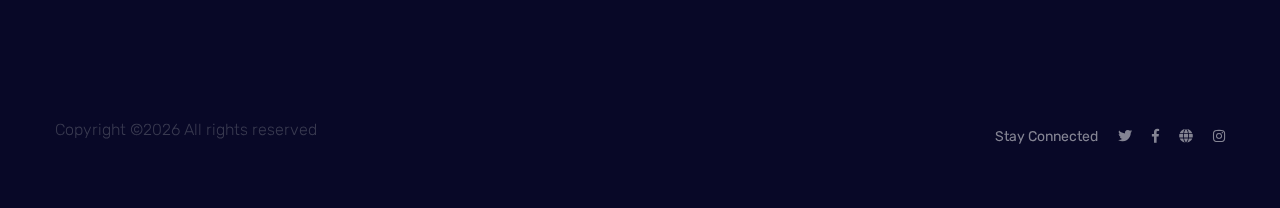
<file: Designsystem.html>
<!doctype html>
<html class="no-js" lang="zxx">
    <head>
        <meta charset="utf-8">
        <meta http-equiv="x-ua-compatible" content="ie=edge">
        <title>Design System</title>
        <meta name="description" content="">
        <meta name="viewport" content="width=device-width, initial-scale=1">
        <link rel="manifest" href="site.webmanifest">
		<link rel="shortcut icon" type="image/x-icon" href="assets/img/favicon.ico">

		<!-- CSS here -->
            <link rel="stylesheet" href="assets/css/bootstrap.min.css">
            <link rel="stylesheet" href="assets/css/owl.carousel.min.css">
            <link rel="stylesheet" href="assets/css/slicknav.css">
            <link rel="stylesheet" href="assets/css/flaticon.css">
            <link rel="stylesheet" href="assets/css/animate.min.css">
            <link rel="stylesheet" href="assets/css/magnific-popup.css">
            <link rel="stylesheet" href="assets/css/fontawesome-all.min.css">
            <link rel="stylesheet" href="assets/css/themify-icons.css">
            <link rel="stylesheet" href="assets/css/slick.css">
            <link rel="stylesheet" href="assets/css/nice-select.css">
            <link rel="stylesheet" href="assets/css/style.css">
   </head>

   <body>
    <!-- Preloader Start -->
    <div id="preloader-active">
        <div class="preloader d-flex align-items-center justify-content-center">
            <div class="preloader-inner position-relative">
                <div class="preloader-circle"></div>
                <div class="preloader-img pere-text">
                    <img src="assets/img/logo/loder.jpg" alt="">
                </div>
            </div>
        </div>
    </div>
    <!-- Preloader Start -->
    <header>
        <!-- Header Start -->
        <div class="header-area">
                <div class="main-header  header-sticky">
                    <div class="container-fluid">
                        <div class="row align-items-center">
                            <!-- Logo -->
                            <div class="col-xl-2 col-lg-2 col-md-1">
                                <div class="logo">
                                    <a href="index.html"><img src="assets/img/logo/logo.png" alt=""></a>
                                </div>
                            </div>
                            <div class="col-xl-10 col-lg-10 col-md-10">
                                <div class="menu-main d-flex align-items-center justify-content-end">
                                   <!-- Main-menu -->
                                   <div class="main-menu f-right d-none d-lg-block">
                                    <nav> 
                                        <ul id="navigation">
                                            <li><a href="index.html">Home</a></li>
                                            <li><a href="about.html">About</a></li>
                                            
                                            <li><a href="#">Case Study</a>
                                                <ul class="submenu">
                                                    <li><a href="portfolio_details.html">Product Design</a></li>
                                                    <li><a href="Uximprovement.html">Ux Improvement</a></li>
                                                    <li><a href="Designsystem.html">Design System</a></li>
                                                    <li><a href="User.html">User Research</a></li>
                                                </ul>
                                            <li><a href="contact.html">Contact</a></li>
                                        </ul>
                                    </nav>
                                </div>
                                <div class="header-right-btn f-right d-none d-xl-block ml-20">
                                    <a href="contact.html" class="btn header-btn">Get Free Consultent</a>
                                </div>
                            </div>
                        </div>  
                            <!-- Mobile Menu -->
                            <div class="col-12">
                                <div class="mobile_menu d-block d-lg-none"></div>
                            </div>
                        </div>
                    </div>
                </div>
        </div>
        <!-- Header End -->
    </header>
    <main>

        <!-- Header Start -->
        <div class="slider-area ">
            <div class="slider-height2 d-flex align-items-center">
                <div class="container">
                    <div class="row">
                        <div class="col-xl-12">
                            <div class="hero-cap">
                                <h2><strong>Design System</strong></h2>
                                <nav aria-label="breadcrumb ">
                                    <ol class="breadcrumb">
                                    <li class="breadcrumb-item"><a href="index.html">Home</a></li> 
                                    <li class="breadcrumb-item"><a href="#">Design System</a></li>

                                    </ol>
                                </nav>
                            </div>
                        </div>
                    </div>
                </div>
            </div>
        </div>
        <!-- Header End -->
        <!-- Services Details Start -->
        <div class="portfolio-details-area section-padding2">
            <div class="container">
                <div class="row">
                    <div class="col-12">
                        <div class="portfolio-img">
                            <h2>- DESIGN SYSTEM AND IxD FOR ENTERPRISE WEB APP</h2>
                            <p>ROLES: DESIGN DIRECTION, UI INVENTORY, UX WRITING, INTERACTION DESIGN</p>
                            <hr class="mb-5 mt-5">
                        </div>
                    </div>
                </div>
                <div class="row">
                    <div class="col-sm-12">
                        <div class="details-caption pl-50">
                            <h2>- Challenge</h2>
                            <p>The Imagine Deployment Manager is a complex web application. With
                                several developers and designers working on the project at the same
                                time, inconsistencies that impacted usability were increasing daily.
                                With developers and designers being geographically distributed and
                                working on different parts of the application, how might we ensure
                                consistency and usability across the product?
                            </p><br>
                            <h2>- What we did</h2>
                            <p>We decided to create a design system for the project and began by
                                conducting a UI inventory to fully document the scope and nature of
                                inconsistencies within the application.
                                With an understanding of user and business goals (in this case users were
                                mainly designers and developers working on the project), we established
                                design principles to serve as a guide and reference for design decisions.
                                Finally we designed and provided documentation for components and
                                patterns and began the process of refactoring and eliminating some of
                                the inconsistencies earlier documented.
                            </p><br>
                            <div class=" animate-box fadeInUp animated" data-animate-effect="fadeInTop">
                                <a href="images/Screenshotf_8.jpg" target="_blank">
                                    <div class="project" >
                                        <img src="images/Screenshotf_8.jpg" style="max-width: 100%;" alt="">
                                    </div>
                                </a><br><br>
                            </div>
                            <hr class="mb-5 mt-5">
                            <h2>- UI INVENTORY: COLOUR</h2>
                            <p>Overall, 46 colour variations were identified in the
                                application, with 25 being shades of grey.
                                These many variations led to inconsistencies in
                                meaning and interpretation, as well as increased
                                risk of potential accessibility issues. 
                            </p>
                            <div class=" animate-box fadeInUp animated" data-animate-effect="fadeInTop">
                                <a href="images/Screenshotf_9.jpg" target="_blank">
                                    <div class="project" >
                                        <img src="images/Screenshotf_9.jpg" style="max-width: 100%;" alt="">
                                    </div>
                                </a><br><br>
                            </div>
                            <hr class="mb-5 mt-5">
                            <h2>- UI INVENTORY: TYPOGRAPHY</h2>
                            <p>Inconsistencies in units used (rem vs px vs %).
                                Inconsistencies in text and paragraph styles, with some text
                                elements unusually larger than header elements.
                                These inconsistencies led to confusing hierarchies and
                                potential accessibility issues.
                            </p>
                            <div class=" animate-box fadeInUp animated" data-animate-effect="fadeInTop">
                                <a href="images/Screenshotf_10.jpg" target="_blank">
                                    <div class="project" >
                                        <img src="images/Screenshotf_10.jpg" style="max-width: 100%;" alt="">
                                    </div>
                                </a><br><br>
                            </div>
                            <hr class="mb-5 mt-5">
                            <h2>- UI INVENTORY: BUTTONS AND ICONS</h2>
                            <p>Inconsistencies in colours, margin, padding and style on button elements were observed. Icons
                                also did not demonstrate a consistent style, with some icons represented in more than one
                                style. 
                            </p>
                            <div class=" animate-box fadeInUp animated" data-animate-effect="fadeInTop">
                                <a href="images/Screenshotf_11.jpg" target="_blank">
                                    <div class="project" >
                                        <img src="images/Screenshotf_11.jpg" style="max-width: 100%;" alt="">
                                    </div>
                                </a><br><br>
                            </div>
                            <hr class="mb-5 mt-5">
                            <h2>- UI INVENTORY: MODALS</h2>
                            <p> Inconsistencies in verbiage, button pairings, use of headers, and general appearance of modals.
                                Combination of text and background on light theme of some modals posed severe accessibility
                                challenges.
                            </p>
                            <div class=" animate-box fadeInUp animated" data-animate-effect="fadeInTop">
                                <a href="images/Screenshotf_12.jpg" target="_blank">
                                    <div class="project" >
                                        <img src="images/Screenshotf_12.jpg" style="max-width: 100%;" alt="">
                                    </div>
                                </a><br><br>
                            </div>    
                            <hr class="mb-5 mt-5">
                            <h2>- DESIGN PRINCIPLES</h2>
                            <p>After conducting a UI inventory and presenting a report
                                to stakeholders, the next step was to establish design
                                principles to serve as an anchor and reference for
                                design decisions.
                            </p>
                            <div class=" animate-box fadeInUp animated" data-animate-effect="fadeInTop">
                                <a href="images/Screenshotf_13.jpg" target="_blank">
                                    <div class="project" >
                                        <img src="images/Screenshotf_13.jpg" style="max-width: 100%;" alt="">
                                    </div>
                                </a><br><br>
                            </div> 
                            <hr class="mb-5 mt-5">
                            <h2>- ACCESSIBILITY GUIDELINES</h2>
                            <p>Before designing components, we put guidelines in
                                place to ensure that minimum required accessibility
                                standards were met.
                            </p>
                            <div class=" animate-box fadeInUp animated" data-animate-effect="fadeInTop">
                                <a href="images/Screenshotf_14.jpg" target="_blank">
                                    <div class="project" >
                                        <img src="images/Screenshotf_14.jpg" style="max-width: 100%;" alt="">
                                    </div>
                                </a><br><br>
                            </div> 
                            <hr class="mb-5 mt-5">
                            <h2>- COMPONENTS: BUTTONS</h2>
                            <p>Different buttons types and their respective states were
                                designed and styled consistently. Guidelines on how
                                they should be used and paired was also created.
                            </p>
                            <div class=" animate-box fadeInUp animated" data-animate-effect="fadeInTop">
                                <a href="images/Screenshotf_15.jpg" target="_blank">
                                    <div class="project" >
                                        <img src="images/Screenshotf_15.jpg" style="max-width: 100%;" alt="">
                                    </div>
                                </a><br><br>
                            </div>    
                        </div>
                    </div>
                </div>
            </div>
        </div>
        

    </main>
    <footer>
        <!-- Footer Start-->
        <div class="footer-area">
            <div class="container">
               <div class="footer-top footer-padding">
                   <div class="row justify-content-center">
                        <div class="col-lg-6">
                            <div class="footer-top-cap text-center">
                                <img src="assets/img/logo/logo2_footer.png" alt="">
                                <span><a href="mailto:KESSIENTUS@GMAIL.COM">KESSIENTUS@GMAIL.COM</a></span>
                            </div>
                        </div>
                   </div>
               </div>
                <div class="footer-bottom">
                    <div class="row d-flex justify-content-between align-items-center">
                        <div class="col-xl-9 col-lg-8">
                            <div class="footer-copy-right">
                                <p><!-- Link back to Colorlib can't be removed. Template is licensed under CC BY 3.0. -->
  Copyright &copy;<script>document.write(new Date().getFullYear());</script> All rights reserved 
  <!-- Link back to Colorlib can't be removed. Template is licensed under CC BY 3.0. --></p>
                            </div>
                        </div>
                        <div class="col-xl-3 col-lg-4">
                            <!-- Footer Social -->
                            <div class="footer-social f-right">
                                <a>Stay Connected</a>
                                <a href="#"><i class="fab fa-twitter"></i></a>
                                <a href="#"><i class="fab fa-facebook-f"></i></a>
                                <a href="#"><i class="fas fa-globe"></i></a>
                                <a href="#"><i class="fab fa-instagram"></i></a>
                            </div>
                        </div>
                    </div>
               </div>
            </div>
        </div>
        <!-- Footer End-->
    </footer>
    <!-- Scroll Up -->
    <div id="back-top" >
        <a title="Go to Top" href="#"> <i class="fas fa-level-up-alt"></i></a>
    </div>


    <!-- JS here -->
		<!-- All JS Custom Plugins Link Here here -->
        <script src="./assets/js/vendor/modernizr-3.5.0.min.js"></script>
		<!-- Jquery, Popper, Bootstrap -->
		<script src="./assets/js/vendor/jquery-1.12.4.min.js"></script>
        <script src="./assets/js/popper.min.js"></script>
        <script src="./assets/js/bootstrap.min.js"></script>
	    <!-- Jquery Mobile Menu -->
        <script src="./assets/js/jquery.slicknav.min.js"></script>

		<!-- Jquery Slick , Owl-Carousel Plugins -->
        <script src="./assets/js/owl.carousel.min.js"></script>
        <script src="./assets/js/slick.min.js"></script>
		<!-- One Page, Animated-HeadLin -->
        <script src="./assets/js/wow.min.js"></script>
		<script src="./assets/js/animated.headline.js"></script>
        <script src="./assets/js/jquery.magnific-popup.js"></script>

		<!-- Nice-select, sticky -->
        <script src="./assets/js/jquery.nice-select.min.js"></script>
		<script src="./assets/js/jquery.sticky.js"></script>
        
        <!-- contact js -->
        <script src="./assets/js/contact.js"></script>
        <script src="./assets/js/jquery.form.js"></script>
        <script src="./assets/js/jquery.validate.min.js"></script>
        <script src="./assets/js/mail-script.js"></script>
        <script src="./assets/js/jquery.ajaxchimp.min.js"></script>
        
		<!-- Jquery Plugins, main Jquery -->	
        <script src="./assets/js/plugins.js"></script>
        <script src="./assets/js/main.js"></script>
        
    </body>
</html>
</file>
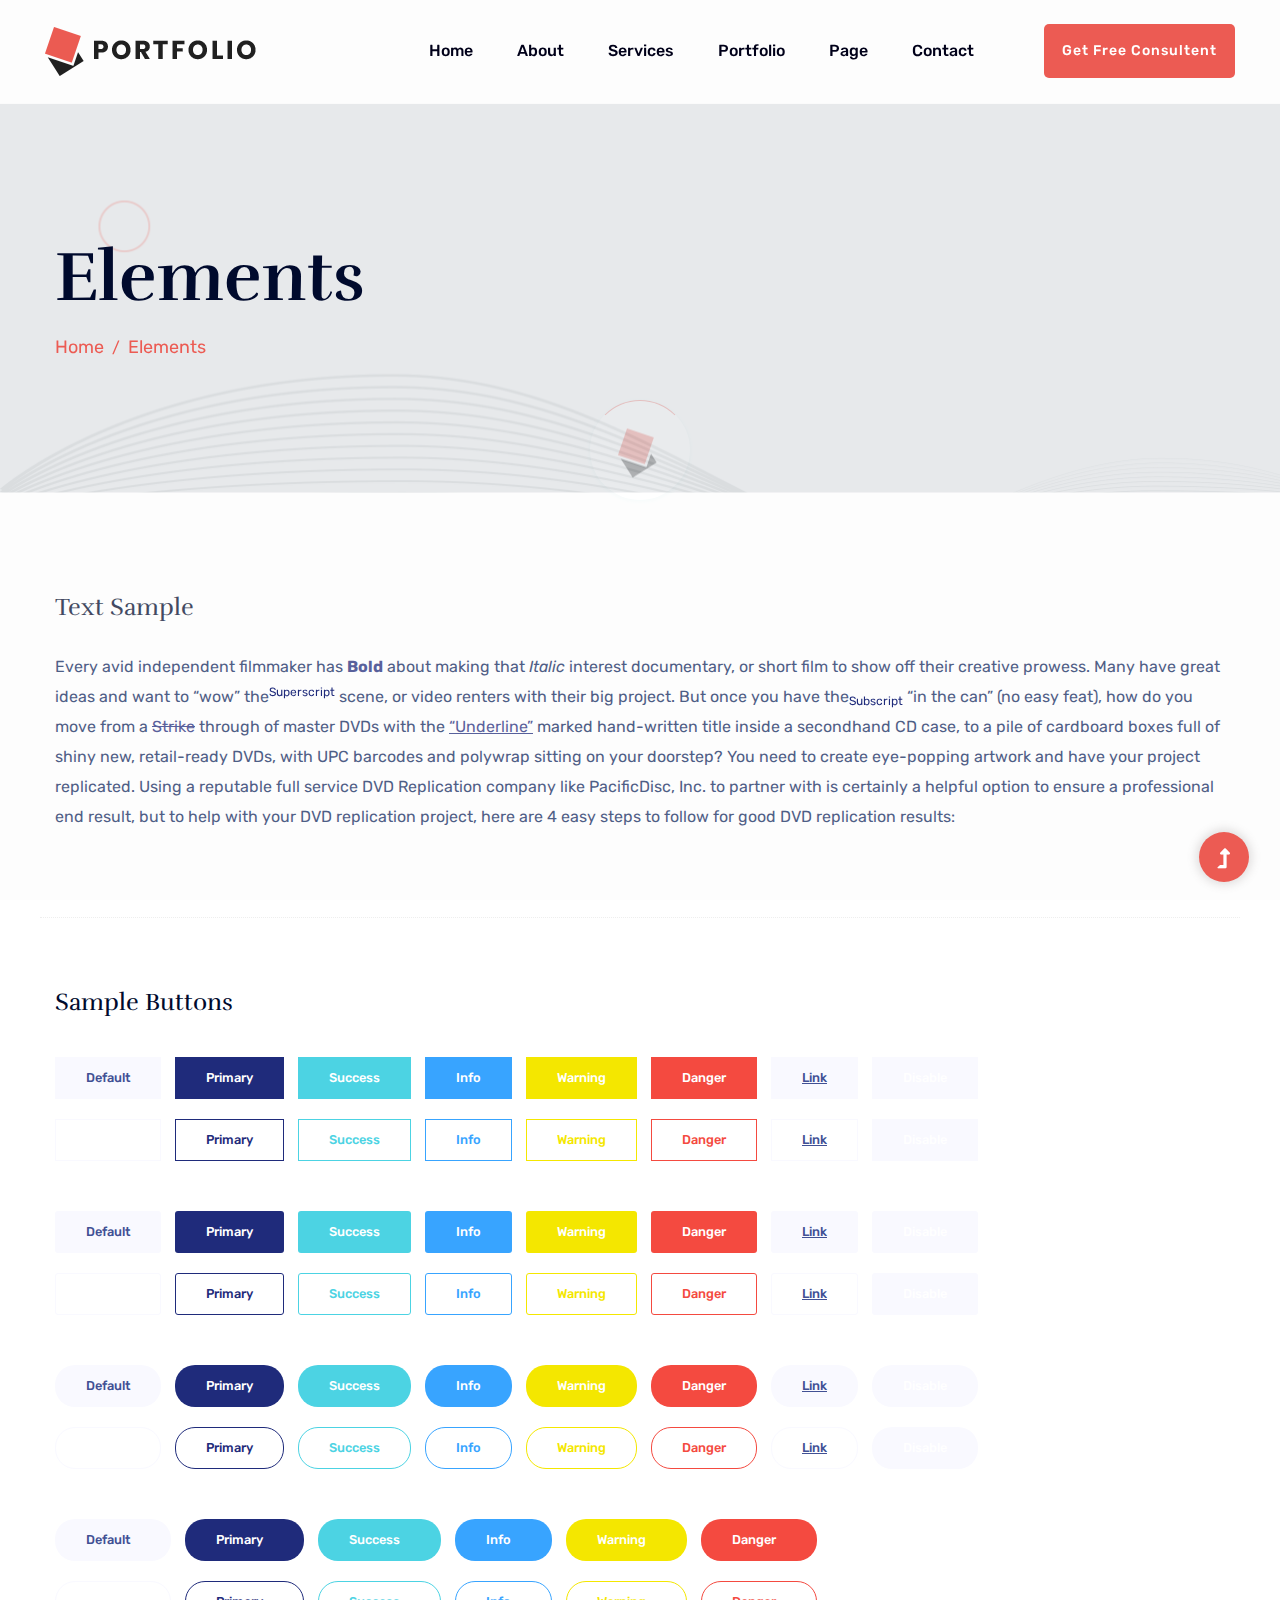
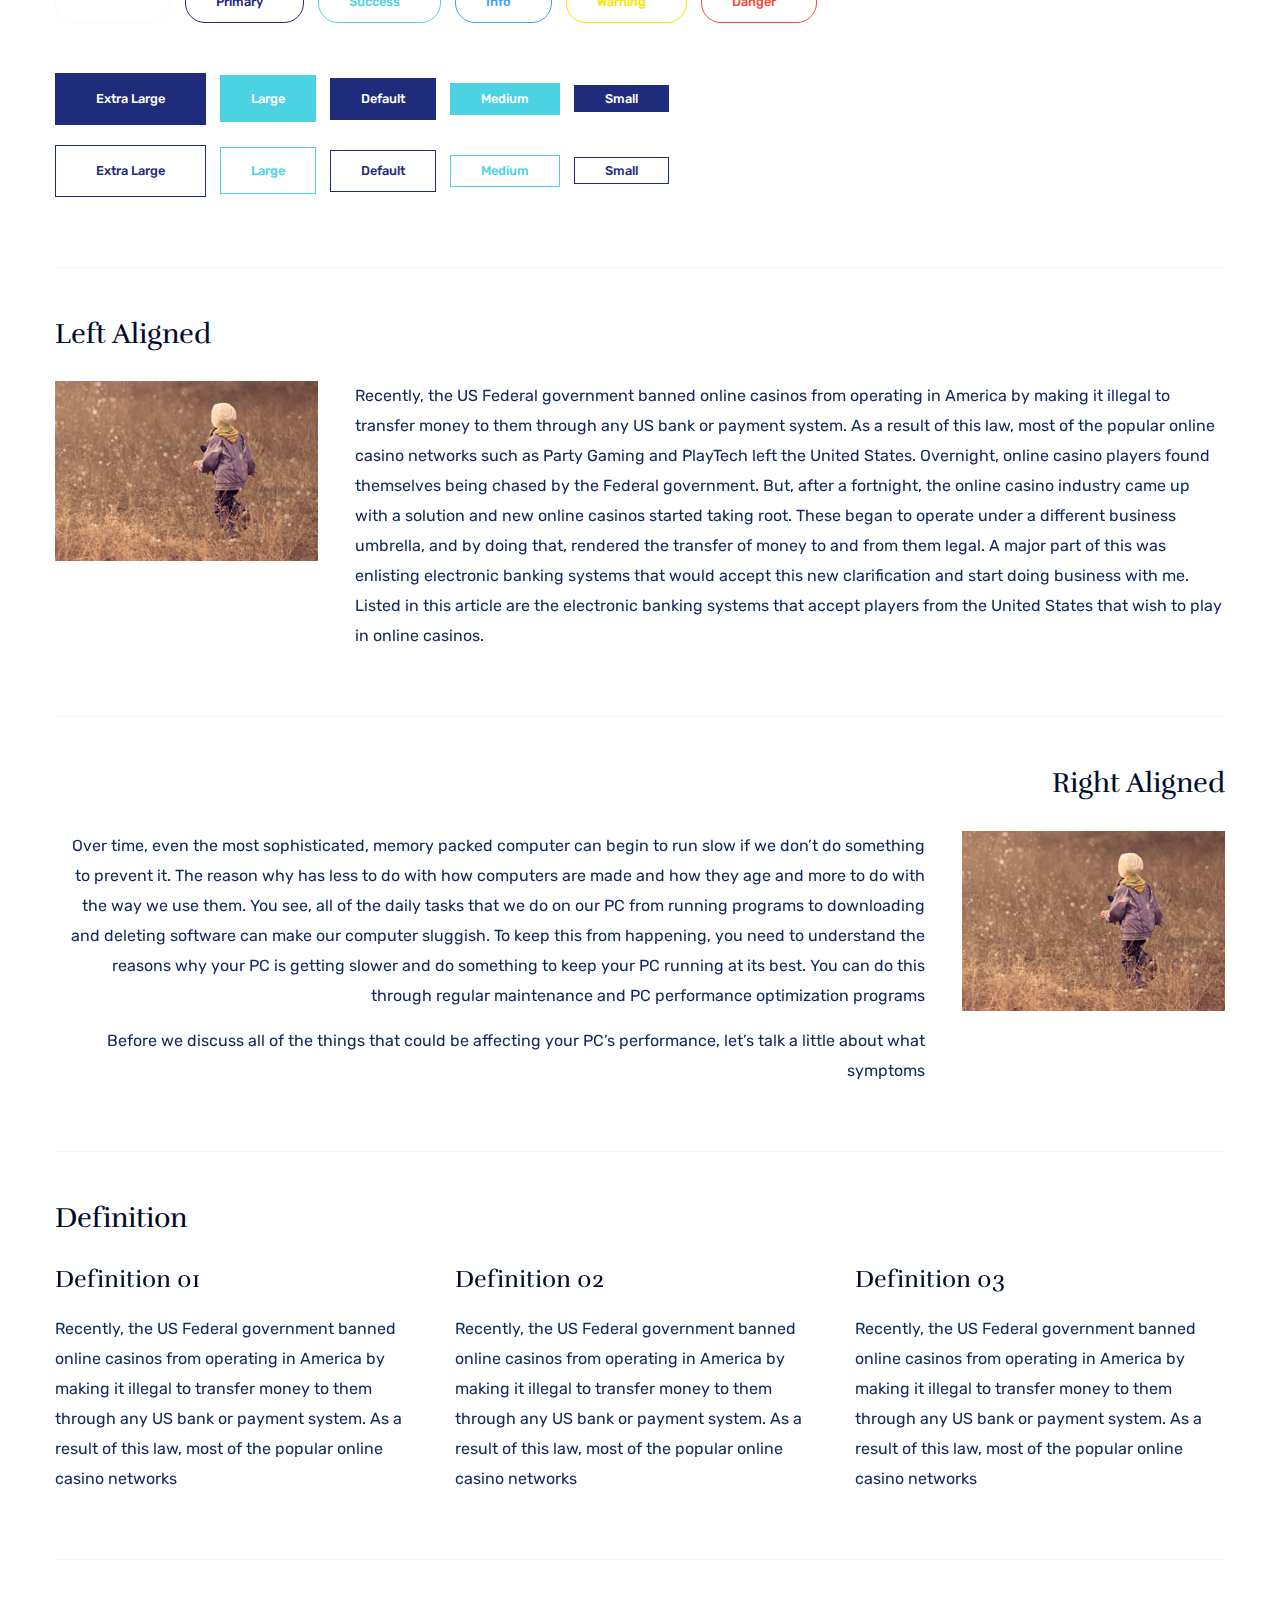
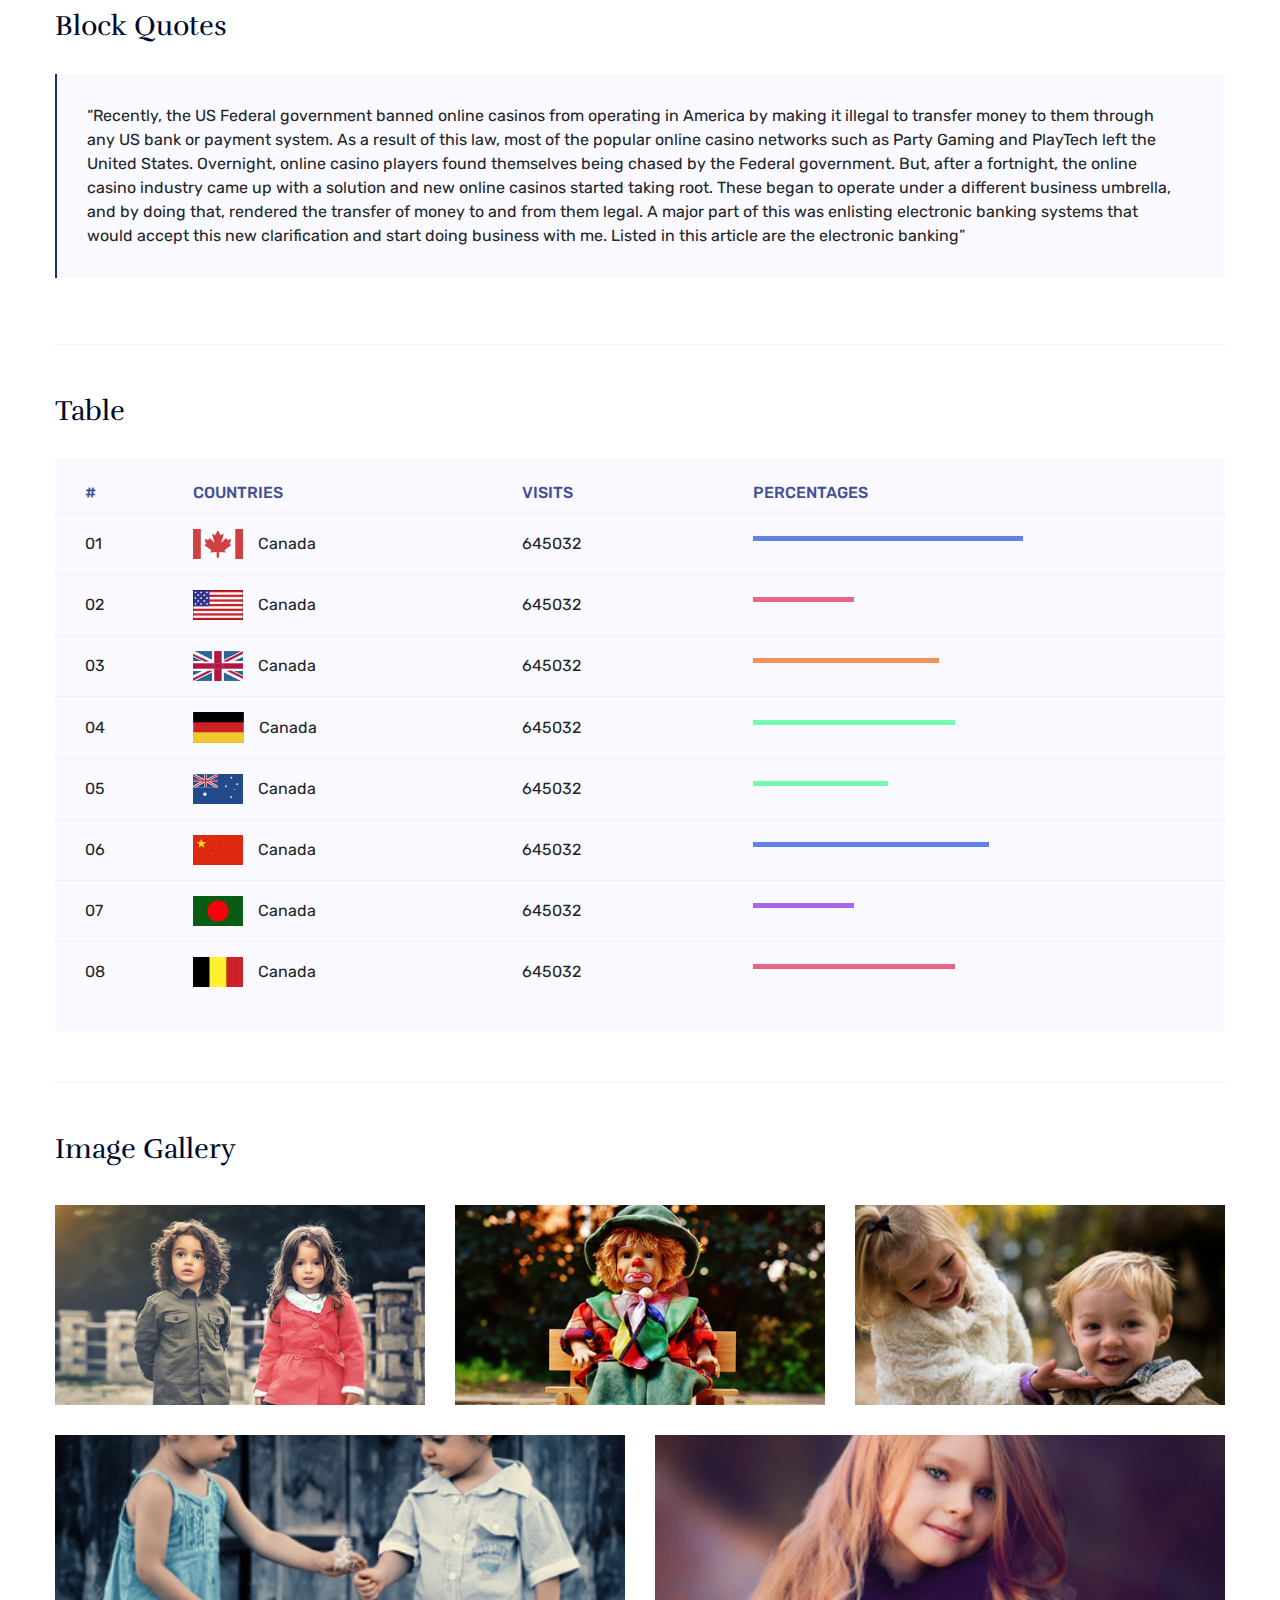
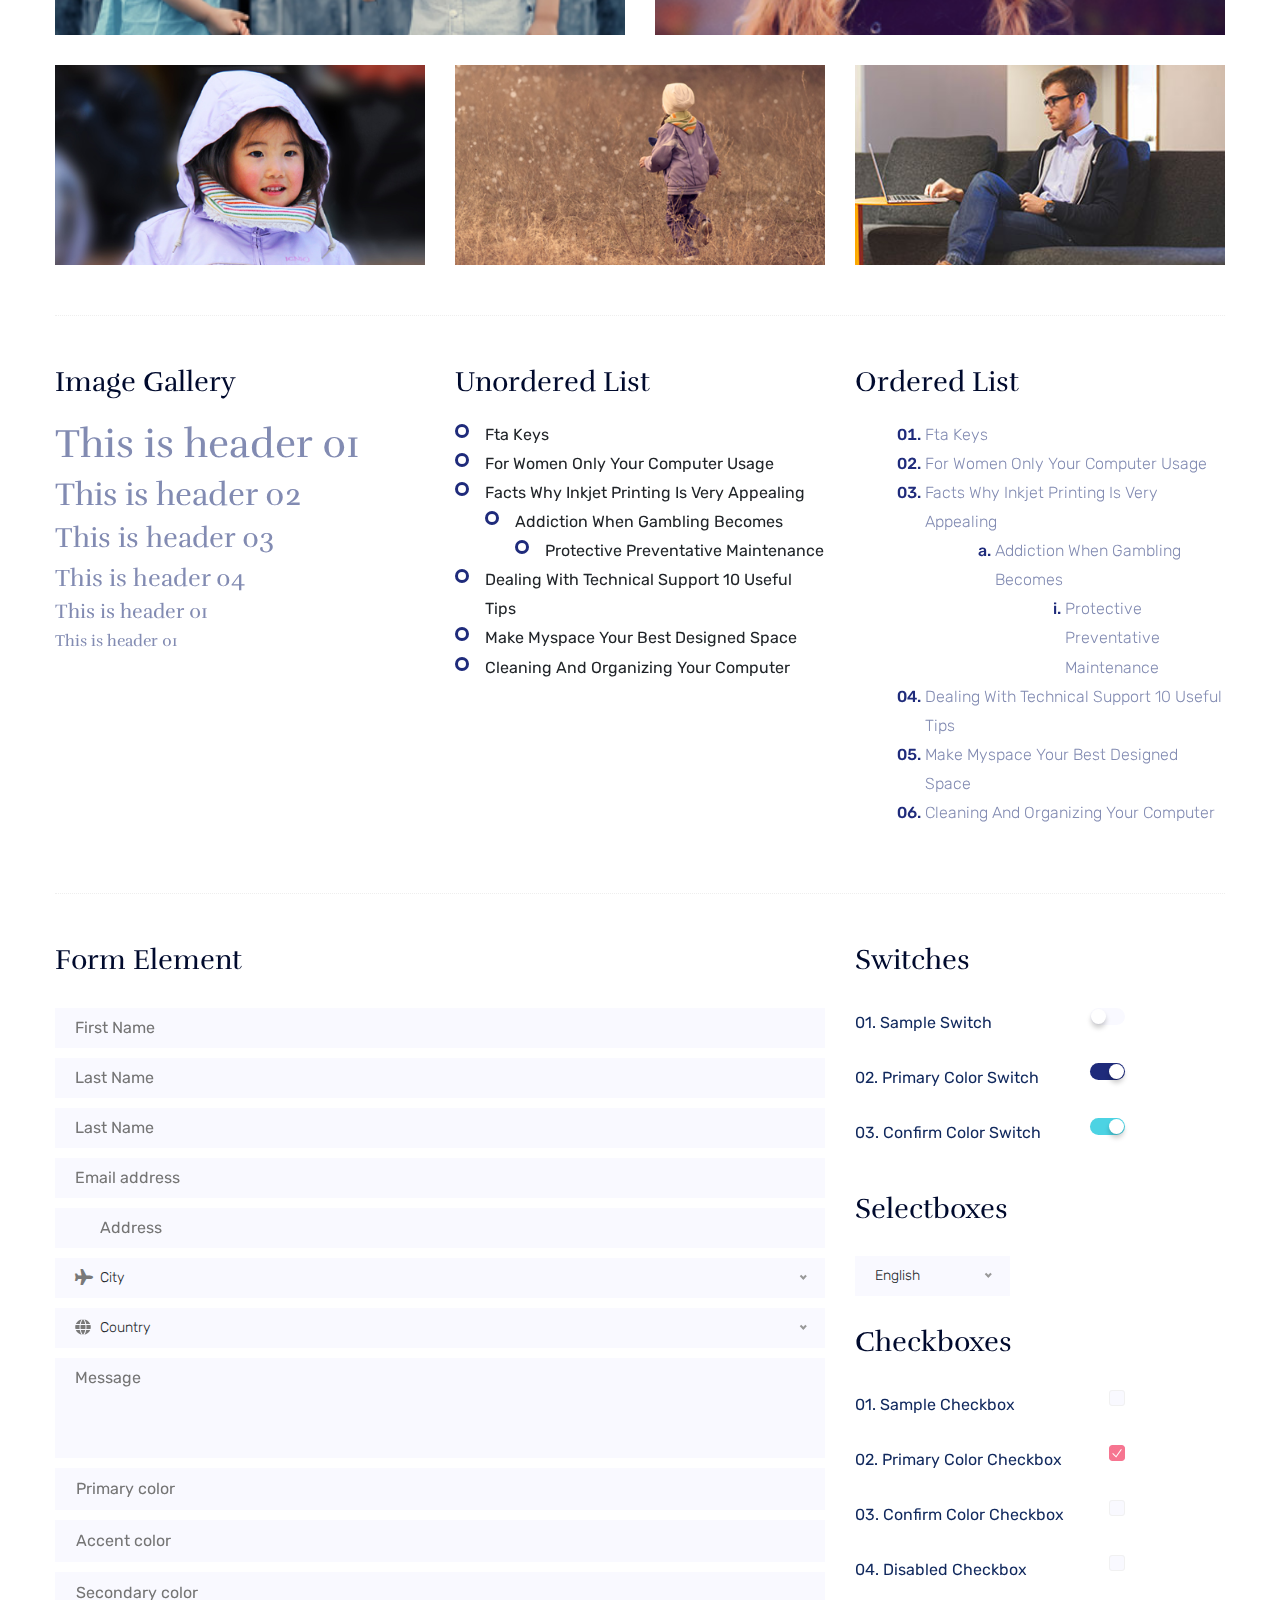
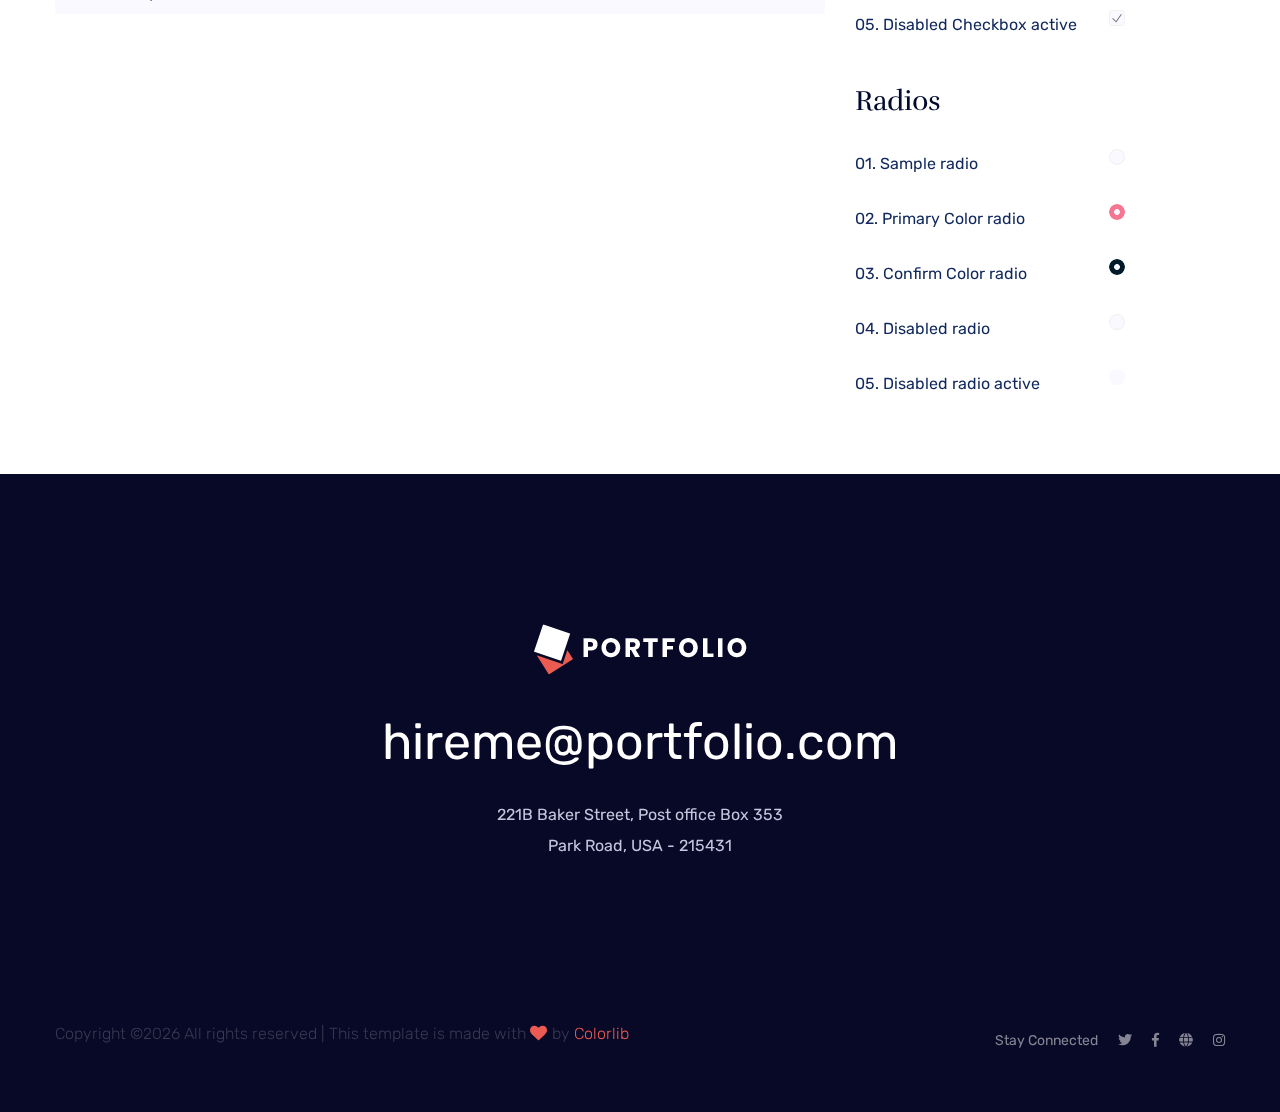
<file: elements.html>
<!doctype html>
<html class="no-js" lang="zxx">

<head>
	<meta charset="utf-8">
	<meta http-equiv="x-ua-compatible" content="ie=edge">
	<title>Web Hosting HTML-5 Template </title>
	<meta name="description" content="">
	<meta name="viewport" content="width=device-width, initial-scale=1">
	<link rel="shortcut icon" type="image/x-icon" href="assets/img/favicon.ico">

 <!-- CSS here -->
		<link rel="stylesheet" href="assets/css/bootstrap.min.css">
		<link rel="stylesheet" href="assets/css/owl.carousel.min.css">
		<link rel="stylesheet" href="assets/css/slicknav.css">
		<link rel="stylesheet" href="assets/css/animate.min.css">
		<link rel="stylesheet" href="assets/css/magnific-popup.css">
		<link rel="stylesheet" href="assets/css/fontawesome-all.min.css">
		<link rel="stylesheet" href="assets/css/themify-icons.css">
		<link rel="stylesheet" href="assets/css/slick.css">
		<link rel="stylesheet" href="assets/css/nice-select.css">
		<link rel="stylesheet" href="assets/css/style.css">
</head>

<body>
    <!-- Preloader Start -->
    <div id="preloader-active">
        <div class="preloader d-flex align-items-center justify-content-center">
            <div class="preloader-inner position-relative">
                <div class="preloader-circle"></div>
                <div class="preloader-img pere-text">
                    <img src="assets/img/logo/loder.jpg" alt="">
                </div>
            </div>
        </div>
    </div>
    <!-- Preloader Start -->
    <header>
        <!-- Header Start -->
        <div class="header-area">
                <div class="main-header  header-sticky">
                    <div class="container-fluid">
                        <div class="row align-items-center">
                            <!-- Logo -->
                            <div class="col-xl-2 col-lg-2 col-md-1">
                                <div class="logo">
                                    <a href="index.html"><img src="assets/img/logo/logo.png" alt=""></a>
                                </div>
                            </div>
                            <div class="col-xl-10 col-lg-10 col-md-10">
                                <div class="menu-main d-flex align-items-center justify-content-end">
                                    <!-- Main-menu -->
                                    <div class="main-menu f-right d-none d-lg-block">
                                        <nav> 
                                            <ul id="navigation">
                                                <li><a href="index.html">Home</a></li>
                                                <li><a href="about.html">About</a></li>
                                                <li><a href="services.html">Services</a></li>
                                                <li><a href="portfolio.html">Portfolio</a></li>
                                                <li><a href="#">Page</a>
                                                    <ul class="submenu">
                                                        <li><a href="blog.html">Blog</a></li>
                                                        <li><a href="blog_details.html">Blog Details</a></li>
                                                        <li><a href="elements.html">Element</a></li>
                                                        <li><a href="portfolio_details.html">Portfolio Details</a></li>
                                                    </ul>
                                                </li>
                                                <li><a href="contact.html">Contact</a></li>
                                            </ul>
                                        </nav>
                                    </div>
                                    <div class="header-right-btn f-right d-none d-xl-block ml-20">
                                        <a href="#" class="btn header-btn">Get Free Consultent</a>
                                    </div>
                                </div>
                            </div>   
                            <!-- Mobile Menu -->
                            <div class="col-12">
                                <div class="mobile_menu d-block d-lg-none"></div>
                            </div>
                        </div>
                    </div>
                </div>
        </div>
        <!-- Header End -->
    </header>
	<main>

		<!-- Hero Start -->
		<div class="slider-area ">
			<div class="slider-height2 d-flex align-items-center">
				<div class="container">
					<div class="row">
						<div class="col-xl-12">
							<div class="hero-cap">
								<h2>Elements</h2>
								<nav aria-label="breadcrumb ">
									<ol class="breadcrumb">
									<li class="breadcrumb-item"><a href="index.html">Home</a></li>
									<li class="breadcrumb-item"><a href="#">Elements</a></li> 
									</ol>
								</nav>
							</div>
						</div>
					</div>
				</div>
			</div>
		</div>
		<!-- Hero End -->
		<!-- Start Sample Area -->
		<section class="sample-text-area">
			<div class="container box_1170">
				<h3 class="text-heading">Text Sample</h3>
				<p class="sample-text">
					Every avid independent filmmaker has <b>Bold</b> about making that <i>Italic</i> interest documentary,
					or short
					film to show off their creative prowess. Many have great ideas and want to “wow”
					the<sup>Superscript</sup> scene,
					or video renters with their big project. But once you have the<sub>Subscript</sub> “in the can” (no easy
					feat), how
					do you move from a <del>Strike</del> through of master DVDs with the <u>“Underline”</u> marked
					hand-written title
					inside a secondhand CD case, to a pile of cardboard boxes full of shiny new, retail-ready DVDs, with UPC
					barcodes
					and polywrap sitting on your doorstep? You need to create eye-popping artwork and have your project
					replicated.
					Using a reputable full service DVD Replication company like PacificDisc, Inc. to partner with is
					certainly a
					helpful option to ensure a professional end result, but to help with your DVD replication project, here
					are 4 easy
					steps to follow for good DVD replication results:
	
				</p>
			</div>
		</section>
		<!-- End Sample Area -->
		<!-- Start Button -->
		<section class="button-area">
			<div class="container box_1170 border-top-generic">
				<h3 class="text-heading">Sample Buttons</h3>
				<div class="button-group-area">
					<a href="#" class="genric-btn default">Default</a>
					<a href="#" class="genric-btn primary">Primary</a>
					<a href="#" class="genric-btn success">Success</a>
					<a href="#" class="genric-btn info">Info</a>
					<a href="#" class="genric-btn warning">Warning</a>
					<a href="#" class="genric-btn danger">Danger</a>
					<a href="#" class="genric-btn link">Link</a>
					<a href="#" class="genric-btn disable">Disable</a>
				</div>
				<div class="button-group-area mt-10">
					<a href="#" class="genric-btn default-border">Default</a>
					<a href="#" class="genric-btn primary-border">Primary</a>
					<a href="#" class="genric-btn success-border">Success</a>
					<a href="#" class="genric-btn info-border">Info</a>
					<a href="#" class="genric-btn warning-border">Warning</a>
					<a href="#" class="genric-btn danger-border">Danger</a>
					<a href="#" class="genric-btn link-border">Link</a>
					<a href="#" class="genric-btn disable">Disable</a>
				</div>
				<div class="button-group-area mt-40">
					<a href="#" class="genric-btn default radius">Default</a>
					<a href="#" class="genric-btn primary radius">Primary</a>
					<a href="#" class="genric-btn success radius">Success</a>
					<a href="#" class="genric-btn info radius">Info</a>
					<a href="#" class="genric-btn warning radius">Warning</a>
					<a href="#" class="genric-btn danger radius">Danger</a>
					<a href="#" class="genric-btn link radius">Link</a>
					<a href="#" class="genric-btn disable radius">Disable</a>
				</div>
				<div class="button-group-area mt-10">
					<a href="#" class="genric-btn default-border radius">Default</a>
					<a href="#" class="genric-btn primary-border radius">Primary</a>
					<a href="#" class="genric-btn success-border radius">Success</a>
					<a href="#" class="genric-btn info-border radius">Info</a>
					<a href="#" class="genric-btn warning-border radius">Warning</a>
					<a href="#" class="genric-btn danger-border radius">Danger</a>
					<a href="#" class="genric-btn link-border radius">Link</a>
					<a href="#" class="genric-btn disable radius">Disable</a>
				</div>
				<div class="button-group-area mt-40">
					<a href="#" class="genric-btn default circle">Default</a>
					<a href="#" class="genric-btn primary circle">Primary</a>
					<a href="#" class="genric-btn success circle">Success</a>
					<a href="#" class="genric-btn info circle">Info</a>
					<a href="#" class="genric-btn warning circle">Warning</a>
					<a href="#" class="genric-btn danger circle">Danger</a>
					<a href="#" class="genric-btn link circle">Link</a>
					<a href="#" class="genric-btn disable circle">Disable</a>
				</div>
				<div class="button-group-area mt-10">
					<a href="#" class="genric-btn default-border circle">Default</a>
					<a href="#" class="genric-btn primary-border circle">Primary</a>
					<a href="#" class="genric-btn success-border circle">Success</a>
					<a href="#" class="genric-btn info-border circle">Info</a>
					<a href="#" class="genric-btn warning-border circle">Warning</a>
					<a href="#" class="genric-btn danger-border circle">Danger</a>
					<a href="#" class="genric-btn link-border circle">Link</a>
					<a href="#" class="genric-btn disable circle">Disable</a>
				</div>
				<div class="button-group-area mt-40">
					<a href="#" class="genric-btn default circle arrow">Default<span class="lnr lnr-arrow-right"></span></a>
					<a href="#" class="genric-btn primary circle arrow">Primary<span class="lnr lnr-arrow-right"></span></a>
					<a href="#" class="genric-btn success circle arrow">Success<span class="lnr lnr-arrow-right"></span></a>
					<a href="#" class="genric-btn info circle arrow">Info<span class="lnr lnr-arrow-right"></span></a>
					<a href="#" class="genric-btn warning circle arrow">Warning<span class="lnr lnr-arrow-right"></span></a>
					<a href="#" class="genric-btn danger circle arrow">Danger<span class="lnr lnr-arrow-right"></span></a>
				</div>
				<div class="button-group-area mt-10">
					<a href="#" class="genric-btn default-border circle arrow">Default<span
							class="lnr lnr-arrow-right"></span></a>
					<a href="#" class="genric-btn primary-border circle arrow">Primary<span
							class="lnr lnr-arrow-right"></span></a>
					<a href="#" class="genric-btn success-border circle arrow">Success<span
							class="lnr lnr-arrow-right"></span></a>
					<a href="#" class="genric-btn info-border circle arrow">Info<span
							class="lnr lnr-arrow-right"></span></a>
					<a href="#" class="genric-btn warning-border circle arrow">Warning<span
							class="lnr lnr-arrow-right"></span></a>
					<a href="#" class="genric-btn danger-border circle arrow">Danger<span
							class="lnr lnr-arrow-right"></span></a>
				</div>
				<div class="button-group-area mt-40">
					<a href="#" class="genric-btn primary e-large">Extra Large</a>
					<a href="#" class="genric-btn success large">Large</a>
					<a href="#" class="genric-btn primary">Default</a>
					<a href="#" class="genric-btn success medium">Medium</a>
					<a href="#" class="genric-btn primary small">Small</a>
				</div>
				<div class="button-group-area mt-10">
					<a href="#" class="genric-btn primary-border e-large">Extra Large</a>
					<a href="#" class="genric-btn success-border large">Large</a>
					<a href="#" class="genric-btn primary-border">Default</a>
					<a href="#" class="genric-btn success-border medium">Medium</a>
					<a href="#" class="genric-btn primary-border small">Small</a>
				</div>
			</div>
		</section>
		<!-- End Button -->
		<!-- Start Align Area -->
		<div class="whole-wrap">
			<div class="container box_1170">
				<div class="section-top-border">
					<h3 class="mb-30">Left Aligned</h3>
					<div class="row">
						<div class="col-md-3">
							<img src="assets/img/elements/d.jpg" alt="" class="img-fluid">
						</div>
						<div class="col-md-9 mt-sm-20">
							<p>Recently, the US Federal government banned online casinos from operating in America by making
								it illegal to
								transfer money to them through any US bank or payment system. As a result of this law, most
								of the popular
								online casino networks such as Party Gaming and PlayTech left the United States. Overnight,
								online casino
								players found themselves being chased by the Federal government. But, after a fortnight, the
								online casino
								industry came up with a solution and new online casinos started taking root. These began to
								operate under a
								different business umbrella, and by doing that, rendered the transfer of money to and from
								them legal. A major
								part of this was enlisting electronic banking systems that would accept this new
								clarification and start doing
								business with me. Listed in this article are the electronic banking systems that accept
								players from the United
								States that wish to play in online casinos.</p>
						</div>
					</div>
				</div>
				<div class="section-top-border text-right">
					<h3 class="mb-30">Right Aligned</h3>
					<div class="row">
						<div class="col-md-9">
							<p class="text-right">Over time, even the most sophisticated, memory packed computer can begin
								to run slow if we
								don’t do something to prevent it. The reason why has less to do with how computers are made
								and how they age and
								more to do with the way we use them. You see, all of the daily tasks that we do on our PC
								from running programs
								to downloading and deleting software can make our computer sluggish. To keep this from
								happening, you need to
								understand the reasons why your PC is getting slower and do something to keep your PC
								running at its best. You
								can do this through regular maintenance and PC performance optimization programs</p>
							<p class="text-right">Before we discuss all of the things that could be affecting your PC’s
								performance, let’s
								talk a little about what symptoms</p>
						</div>
						<div class="col-md-3">
							<img src="assets/img/elements/d.jpg" alt="" class="img-fluid">
						</div>
					</div>
				</div>
				<div class="section-top-border">
					<h3 class="mb-30">Definition</h3>
					<div class="row">
						<div class="col-md-4">
							<div class="single-defination">
								<h4 class="mb-20">Definition 01</h4>
								<p>Recently, the US Federal government banned online casinos from operating in America by
									making it illegal to
									transfer money to them through any US bank or payment system. As a result of this law,
									most of the popular
									online casino networks</p>
							</div>
						</div>
						<div class="col-md-4">
							<div class="single-defination">
								<h4 class="mb-20">Definition 02</h4>
								<p>Recently, the US Federal government banned online casinos from operating in America by
									making it illegal to
									transfer money to them through any US bank or payment system. As a result of this law,
									most of the popular
									online casino networks</p>
							</div>
						</div>
						<div class="col-md-4">
							<div class="single-defination">
								<h4 class="mb-20">Definition 03</h4>
								<p>Recently, the US Federal government banned online casinos from operating in America by
									making it illegal to
									transfer money to them through any US bank or payment system. As a result of this law,
									most of the popular
									online casino networks</p>
							</div>
						</div>
					</div>
				</div>
				<div class="section-top-border">
					<h3 class="mb-30">Block Quotes</h3>
					<div class="row">
						<div class="col-lg-12">
							<blockquote class="generic-blockquote">
								“Recently, the US Federal government banned online casinos from operating in America by
								making it illegal to
								transfer money to them through any US bank or payment system. As a result of this law, most
								of the popular
								online casino networks such as Party Gaming and PlayTech left the United States. Overnight,
								online casino
								players found themselves being chased by the Federal government. But, after a fortnight, the
								online casino
								industry came up with a solution and new online casinos started taking root. These began to
								operate under a
								different business umbrella, and by doing that, rendered the transfer of money to and from
								them legal. A major
								part of this was enlisting electronic banking systems that would accept this new
								clarification and start doing
								business with me. Listed in this article are the electronic banking”
							</blockquote>
						</div>
					</div>
				</div>
				<div class="section-top-border">
					<h3 class="mb-30">Table</h3>
					<div class="progress-table-wrap">
						<div class="progress-table">
							<div class="table-head">
								<div class="serial">#</div>
								<div class="country">Countries</div>
								<div class="visit">Visits</div>
								<div class="percentage">Percentages</div>
							</div>
							<div class="table-row">
								<div class="serial">01</div>
								<div class="country"> <img src="assets/img/elements/f1.jpg" alt="flag">Canada</div>
								<div class="visit">645032</div>
								<div class="percentage">
									<div class="progress">
										<div class="progress-bar color-1" role="progressbar" style="width: 80%"
											aria-valuenow="80" aria-valuemin="0" aria-valuemax="100"></div>
									</div>
								</div>
							</div>
							<div class="table-row">
								<div class="serial">02</div>
								<div class="country"> <img src="assets/img/elements/f2.jpg" alt="flag">Canada</div>
								<div class="visit">645032</div>
								<div class="percentage">
									<div class="progress">
										<div class="progress-bar color-2" role="progressbar" style="width: 30%"
											aria-valuenow="30" aria-valuemin="0" aria-valuemax="100"></div>
									</div>
								</div>
							</div>
							<div class="table-row">
								<div class="serial">03</div>
								<div class="country"> <img src="assets/img/elements/f3.jpg" alt="flag">Canada</div>
								<div class="visit">645032</div>
								<div class="percentage">
									<div class="progress">
										<div class="progress-bar color-3" role="progressbar" style="width: 55%"
											aria-valuenow="55" aria-valuemin="0" aria-valuemax="100"></div>
									</div>
								</div>
							</div>
							<div class="table-row">
								<div class="serial">04</div>
								<div class="country"> <img src="assets/img/elements/f4.jpg" alt="flag">Canada</div>
								<div class="visit">645032</div>
								<div class="percentage">
									<div class="progress">
										<div class="progress-bar color-4" role="progressbar" style="width: 60%"
											aria-valuenow="60" aria-valuemin="0" aria-valuemax="100"></div>
									</div>
								</div>
							</div>
							<div class="table-row">
								<div class="serial">05</div>
								<div class="country"> <img src="assets/img/elements/f5.jpg" alt="flag">Canada</div>
								<div class="visit">645032</div>
								<div class="percentage">
									<div class="progress">
										<div class="progress-bar color-5" role="progressbar" style="width: 40%"
											aria-valuenow="40" aria-valuemin="0" aria-valuemax="100"></div>
									</div>
								</div>
							</div>
							<div class="table-row">
								<div class="serial">06</div>
								<div class="country"> <img src="assets/img/elements/f6.jpg" alt="flag">Canada</div>
								<div class="visit">645032</div>
								<div class="percentage">
									<div class="progress">
										<div class="progress-bar color-6" role="progressbar" style="width: 70%"
											aria-valuenow="70" aria-valuemin="0" aria-valuemax="100"></div>
									</div>
								</div>
							</div>
							<div class="table-row">
								<div class="serial">07</div>
								<div class="country"> <img src="assets/img/elements/f7.jpg" alt="flag">Canada</div>
								<div class="visit">645032</div>
								<div class="percentage">
									<div class="progress">
										<div class="progress-bar color-7" role="progressbar" style="width: 30%"
											aria-valuenow="30" aria-valuemin="0" aria-valuemax="100"></div>
									</div>
								</div>
							</div>
							<div class="table-row">
								<div class="serial">08</div>
								<div class="country"> <img src="assets/img/elements/f8.jpg" alt="flag">Canada</div>
								<div class="visit">645032</div>
								<div class="percentage">
									<div class="progress">
										<div class="progress-bar color-8" role="progressbar" style="width: 60%"
											aria-valuenow="60" aria-valuemin="0" aria-valuemax="100"></div>
									</div>
								</div>
							</div>
						</div>
					</div>
				</div>
				<div class="section-top-border">
					<h3>Image Gallery</h3>
					<div class="row gallery-item">
						<div class="col-md-4">
							<a href="assets/img/elements/g1.jpg" class="img-pop-up">
								<div class="single-gallery-image" style="background: url(assets/img/elements/g1.jpg);"></div>
							</a>
						</div>
						<div class="col-md-4">
							<a href="assets/img/elements/g2.jpg" class="img-pop-up">
								<div class="single-gallery-image" style="background: url(assets/img/elements/g2.jpg);"></div>
							</a>
						</div>
						<div class="col-md-4">
							<a href="assets/img/elements/g3.jpg" class="img-pop-up">
								<div class="single-gallery-image" style="background: url(assets/img/elements/g3.jpg);"></div>
							</a>
						</div>
						<div class="col-md-6">
							<a href="assets/img/elements/g4.jpg" class="img-pop-up">
								<div class="single-gallery-image" style="background: url(assets/img/elements/g4.jpg);"></div>
							</a>
						</div>
						<div class="col-md-6">
							<a href="assets/img/elements/g5.jpg" class="img-pop-up">
								<div class="single-gallery-image" style="background: url(assets/img/elements/g5.jpg);"></div>
							</a>
						</div>
						<div class="col-md-4">
							<a href="assets/img/elements/g6.jpg" class="img-pop-up">
								<div class="single-gallery-image" style="background: url(assets/img/elements/g6.jpg);"></div>
							</a>
						</div>
						<div class="col-md-4">
							<a href="assets/img/elements/g7.jpg" class="img-pop-up">
								<div class="single-gallery-image" style="background: url(assets/img/elements/g7.jpg);"></div>
							</a>
						</div>
						<div class="col-md-4">
							<a href="assets/img/elements/g8.jpg" class="img-pop-up">
								<div class="single-gallery-image" style="background: url(assets/img/elements/g8.jpg);"></div>
							</a>
						</div>
					</div>
				</div>
				<div class="section-top-border">
					<div class="row">
						<div class="col-md-4">
							<h3 class="mb-20">Image Gallery</h3>
							<div class="typography">
								<h1>This is header 01</h1>
								<h2>This is header 02</h2>
								<h3>This is header 03</h3>
								<h4>This is header 04</h4>
								<h5>This is header 01</h5>
								<h6>This is header 01</h6>
							</div>
						</div>
						<div class="col-md-4 mt-sm-30">
							<h3 class="mb-20">Unordered List</h3>
							<div class="">
								<ul class="unordered-list">
									<li>Fta Keys</li>
									<li>For Women Only Your Computer Usage</li>
									<li>Facts Why Inkjet Printing Is Very Appealing
										<ul>
											<li>Addiction When Gambling Becomes
												<ul>
													<li>Protective Preventative Maintenance</li>
												</ul>
											</li>
										</ul>
									</li>
									<li>Dealing With Technical Support 10 Useful Tips</li>
									<li>Make Myspace Your Best Designed Space</li>
									<li>Cleaning And Organizing Your Computer</li>
								</ul>
							</div>
						</div>
						<div class="col-md-4 mt-sm-30">
							<h3 class="mb-20">Ordered List</h3>
							<div class="">
								<ol class="ordered-list">
									<li><span>Fta Keys</span></li>
									<li><span>For Women Only Your Computer Usage</span></li>
									<li><span>Facts Why Inkjet Printing Is Very Appealing</span>
										<ol class="ordered-list-alpha">
											<li><span>Addiction When Gambling Becomes</span>
												<ol class="ordered-list-roman">
													<li><span>Protective Preventative Maintenance</span></li>
												</ol>
											</li>
										</ol>
									</li>
									<li><span>Dealing With Technical Support 10 Useful Tips</span></li>
									<li><span>Make Myspace Your Best Designed Space</span></li>
									<li><span>Cleaning And Organizing Your Computer</span></li>
								</ol>
							</div>
						</div>
					</div>
				</div>
				<div class="section-top-border">
					<div class="row">
						<div class="col-lg-8 col-md-8">
							<h3 class="mb-30">Form Element</h3>
							<form action="#">
								<div class="mt-10">
									<input type="text" name="first_name" placeholder="First Name"
										onfocus="this.placeholder = ''" onblur="this.placeholder = 'First Name'" required
										class="single-input">
								</div>
								<div class="mt-10">
									<input type="text" name="last_name" placeholder="Last Name"
										onfocus="this.placeholder = ''" onblur="this.placeholder = 'Last Name'" required
										class="single-input">
								</div>
								<div class="mt-10">
									<input type="text" name="last_name" placeholder="Last Name"
										onfocus="this.placeholder = ''" onblur="this.placeholder = 'Last Name'" required
										class="single-input">
								</div>
								<div class="mt-10">
									<input type="email" name="EMAIL" placeholder="Email address"
										onfocus="this.placeholder = ''" onblur="this.placeholder = 'Email address'" required
										class="single-input">
								</div>
								<div class="input-group-icon mt-10">
									<div class="icon"><i class="fa fa-thumb-tack" aria-hidden="true"></i></div>
									<input type="text" name="address" placeholder="Address" onfocus="this.placeholder = ''"
										onblur="this.placeholder = 'Address'" required class="single-input">
								</div>
								<div class="input-group-icon mt-10">
									<div class="icon"><i class="fa fa-plane" aria-hidden="true"></i></div>
									<div class="form-select" id="default-select"">
												<select>
													<option value=" 1">City</option>
										<option value="1">Dhaka</option>
										<option value="1">Dilli</option>
										<option value="1">Newyork</option>
										<option value="1">Islamabad</option>
										</select>
									</div>
								</div>
								<div class="input-group-icon mt-10">
									<div class="icon"><i class="fa fa-globe" aria-hidden="true"></i></div>
									<div class="form-select" id="default-select"">
												<select>
													<option value=" 1">Country</option>
										<option value="1">Bangladesh</option>
										<option value="1">India</option>
										<option value="1">England</option>
										<option value="1">Srilanka</option>
										</select>
									</div>
								</div>
	
								<div class="mt-10">
									<textarea class="single-textarea" placeholder="Message" onfocus="this.placeholder = ''"
										onblur="this.placeholder = 'Message'" required></textarea>
								</div>
								<div class="mt-10">
									<input type="text" name="first_name" placeholder="Primary color"
										onfocus="this.placeholder = ''" onblur="this.placeholder = 'Primary color'" required
										class="single-input-primary">
								</div>
								<div class="mt-10">
									<input type="text" name="first_name" placeholder="Accent color"
										onfocus="this.placeholder = ''" onblur="this.placeholder = 'Accent color'" required
										class="single-input-accent">
								</div>
								<div class="mt-10">
									<input type="text" name="first_name" placeholder="Secondary color"
										onfocus="this.placeholder = ''" onblur="this.placeholder = 'Secondary color'"
										required class="single-input-secondary">
								</div>
							</form>
						</div>
						<div class="col-lg-3 col-md-4 mt-sm-30">
							<div class="single-element-widget">
								<h3 class="mb-30">Switches</h3>
								<div class="switch-wrap d-flex justify-content-between">
									<p>01. Sample Switch</p>
									<div class="primary-switch">
										<input type="checkbox" id="default-switch">
										<label for="default-switch"></label>
									</div>
								</div>
								<div class="switch-wrap d-flex justify-content-between">
									<p>02. Primary Color Switch</p>
									<div class="primary-switch">
										<input type="checkbox" id="primary-switch" checked>
										<label for="primary-switch"></label>
									</div>
								</div>
								<div class="switch-wrap d-flex justify-content-between">
									<p>03. Confirm Color Switch</p>
									<div class="confirm-switch">
										<input type="checkbox" id="confirm-switch" checked>
										<label for="confirm-switch"></label>
									</div>
								</div>
							</div>
							<div class="single-element-widget mt-30">
								<h3 class="mb-30">Selectboxes</h3>
								<div class="default-select" id="default-select"">
											<select>
												<option value=" 1">English</option>
									<option value="1">Spanish</option>
									<option value="1">Arabic</option>
									<option value="1">Portuguise</option>
									<option value="1">Bengali</option>
									</select>
								</div>
							</div>
							<div class="single-element-widget mt-30">
								<h3 class="mb-30">Checkboxes</h3>
								<div class="switch-wrap d-flex justify-content-between">
									<p>01. Sample Checkbox</p>
									<div class="primary-checkbox">
										<input type="checkbox" id="default-checkbox">
										<label for="default-checkbox"></label>
									</div>
								</div>
								<div class="switch-wrap d-flex justify-content-between">
									<p>02. Primary Color Checkbox</p>
									<div class="primary-checkbox">
										<input type="checkbox" id="primary-checkbox" checked>
										<label for="primary-checkbox"></label>
									</div>
								</div>
								<div class="switch-wrap d-flex justify-content-between">
									<p>03. Confirm Color Checkbox</p>
									<div class="confirm-checkbox">
										<input type="checkbox" id="confirm-checkbox">
										<label for="confirm-checkbox"></label>
									</div>
								</div>
								<div class="switch-wrap d-flex justify-content-between">
									<p>04. Disabled Checkbox</p>
									<div class="disabled-checkbox">
										<input type="checkbox" id="disabled-checkbox" disabled>
										<label for="disabled-checkbox"></label>
									</div>
								</div>
								<div class="switch-wrap d-flex justify-content-between">
									<p>05. Disabled Checkbox active</p>
									<div class="disabled-checkbox">
										<input type="checkbox" id="disabled-checkbox-active" checked disabled>
										<label for="disabled-checkbox-active"></label>
									</div>
								</div>
							</div>
							<div class="single-element-widget mt-30">
								<h3 class="mb-30">Radios</h3>
								<div class="switch-wrap d-flex justify-content-between">
									<p>01. Sample radio</p>
									<div class="primary-radio">
										<input type="checkbox" id="default-radio">
										<label for="default-radio"></label>
									</div>
								</div>
								<div class="switch-wrap d-flex justify-content-between">
									<p>02. Primary Color radio</p>
									<div class="primary-radio">
										<input type="checkbox" id="primary-radio" checked>
										<label for="primary-radio"></label>
									</div>
								</div>
								<div class="switch-wrap d-flex justify-content-between">
									<p>03. Confirm Color radio</p>
									<div class="confirm-radio">
										<input type="checkbox" id="confirm-radio" checked>
										<label for="confirm-radio"></label>
									</div>
								</div>
								<div class="switch-wrap d-flex justify-content-between">
									<p>04. Disabled radio</p>
									<div class="disabled-radio">
										<input type="checkbox" id="disabled-radio" disabled>
										<label for="disabled-radio"></label>
									</div>
								</div>
								<div class="switch-wrap d-flex justify-content-between">
									<p>05. Disabled radio active</p>
									<div class="disabled-radio">
										<input type="checkbox" id="disabled-radio-active" checked disabled>
										<label for="disabled-radio-active"></label>
									</div>
								</div>
							</div>
						</div>
					</div>
				</div>
			</div>
		</div>
		<!-- End Align Area -->
	</main>
    <footer>
        <!-- Footer Start-->
        <div class="footer-area">
            <div class="container">
               <div class="footer-top footer-padding">
                   <div class="row justify-content-center">
                       <div class="col-lg-6">
                            <div class="footer-top-cap text-center">
                                <img src="assets/img/logo/logo2_footer.png" alt="">
                               <span><a href="#">hireme@portfolio.com</a></span>
                                <p>221B Baker Street, Post office Box 353 </p>
                                <p>Park Road, USA - 215431</p>
                            </div>
                       </div>
                   </div>
               </div>
                <div class="footer-bottom">
                    <div class="row d-flex justify-content-between align-items-center">
                        <div class="col-xl-9 col-lg-8">
                            <div class="footer-copy-right">
                                <p><!-- Link back to Colorlib can't be removed. Template is licensed under CC BY 3.0. -->
  Copyright &copy;<script>document.write(new Date().getFullYear());</script> All rights reserved | This template is made with <i class="fa fa-heart" aria-hidden="true"></i> by <a href="https://colorlib.com" target="_blank">Colorlib</a>
  <!-- Link back to Colorlib can't be removed. Template is licensed under CC BY 3.0. --></p>
                            </div>
                        </div>
                        <div class="col-xl-3 col-lg-4">
                            <!-- Footer Social -->
                            <div class="footer-social f-right">
                                <a>Stay Connected</a>
                                <a href="#"><i class="fab fa-twitter"></i></a>
                                <a href="#"><i class="fab fa-facebook-f"></i></a>
                                <a href="#"><i class="fas fa-globe"></i></a>
                                <a href="#"><i class="fab fa-instagram"></i></a>
                            </div>
                        </div>
                    </div>
               </div>
            </div>
        </div>
        <!-- Footer End-->
    </footer>
    <!-- Scroll Up -->
    <div id="back-top" >
        <a title="Go to Top" href="#"> <i class="fas fa-level-up-alt"></i></a>
    </div>


<!-- JS here -->
	
		<!-- All JS Custom Plugins Link Here here -->
        <script src="./assets/js/vendor/modernizr-3.5.0.min.js"></script>
		<!-- Jquery, Popper, Bootstrap -->
		<script src="./assets/js/vendor/jquery-1.12.4.min.js"></script>
        <script src="./assets/js/popper.min.js"></script>
        <script src="./assets/js/bootstrap.min.js"></script>
	    <!-- Jquery Mobile Menu -->
        <script src="./assets/js/jquery.slicknav.min.js"></script>

		<!-- Jquery Slick , Owl-Carousel Plugins -->
        <script src="./assets/js/owl.carousel.min.js"></script>
        <script src="./assets/js/slick.min.js"></script>
		<!-- One Page, Animated-HeadLin -->
        <script src="./assets/js/wow.min.js"></script>
		<script src="./assets/js/animated.headline.js"></script>
		<script src="./assets/js/jquery.magnific-popup.js"></script>
		
		<!-- Nice-select, sticky -->
        <script src="./assets/js/jquery.nice-select.min.js"></script>
		<script src="./assets/js/jquery.sticky.js"></script>
        
        <!-- contact js -->
        <script src="./assets/js/contact.js"></script>
        <script src="./assets/js/jquery.form.js"></script>
        <script src="./assets/js/jquery.validate.min.js"></script>
        <script src="./assets/js/mail-script.js"></script>
        <script src="./assets/js/jquery.ajaxchimp.min.js"></script>
        
		<!-- Jquery Plugins, main Jquery -->	
        <script src="./assets/js/plugins.js"></script>
		<script src="./assets/js/main.js"></script>
		
</body>
</html>
</file>
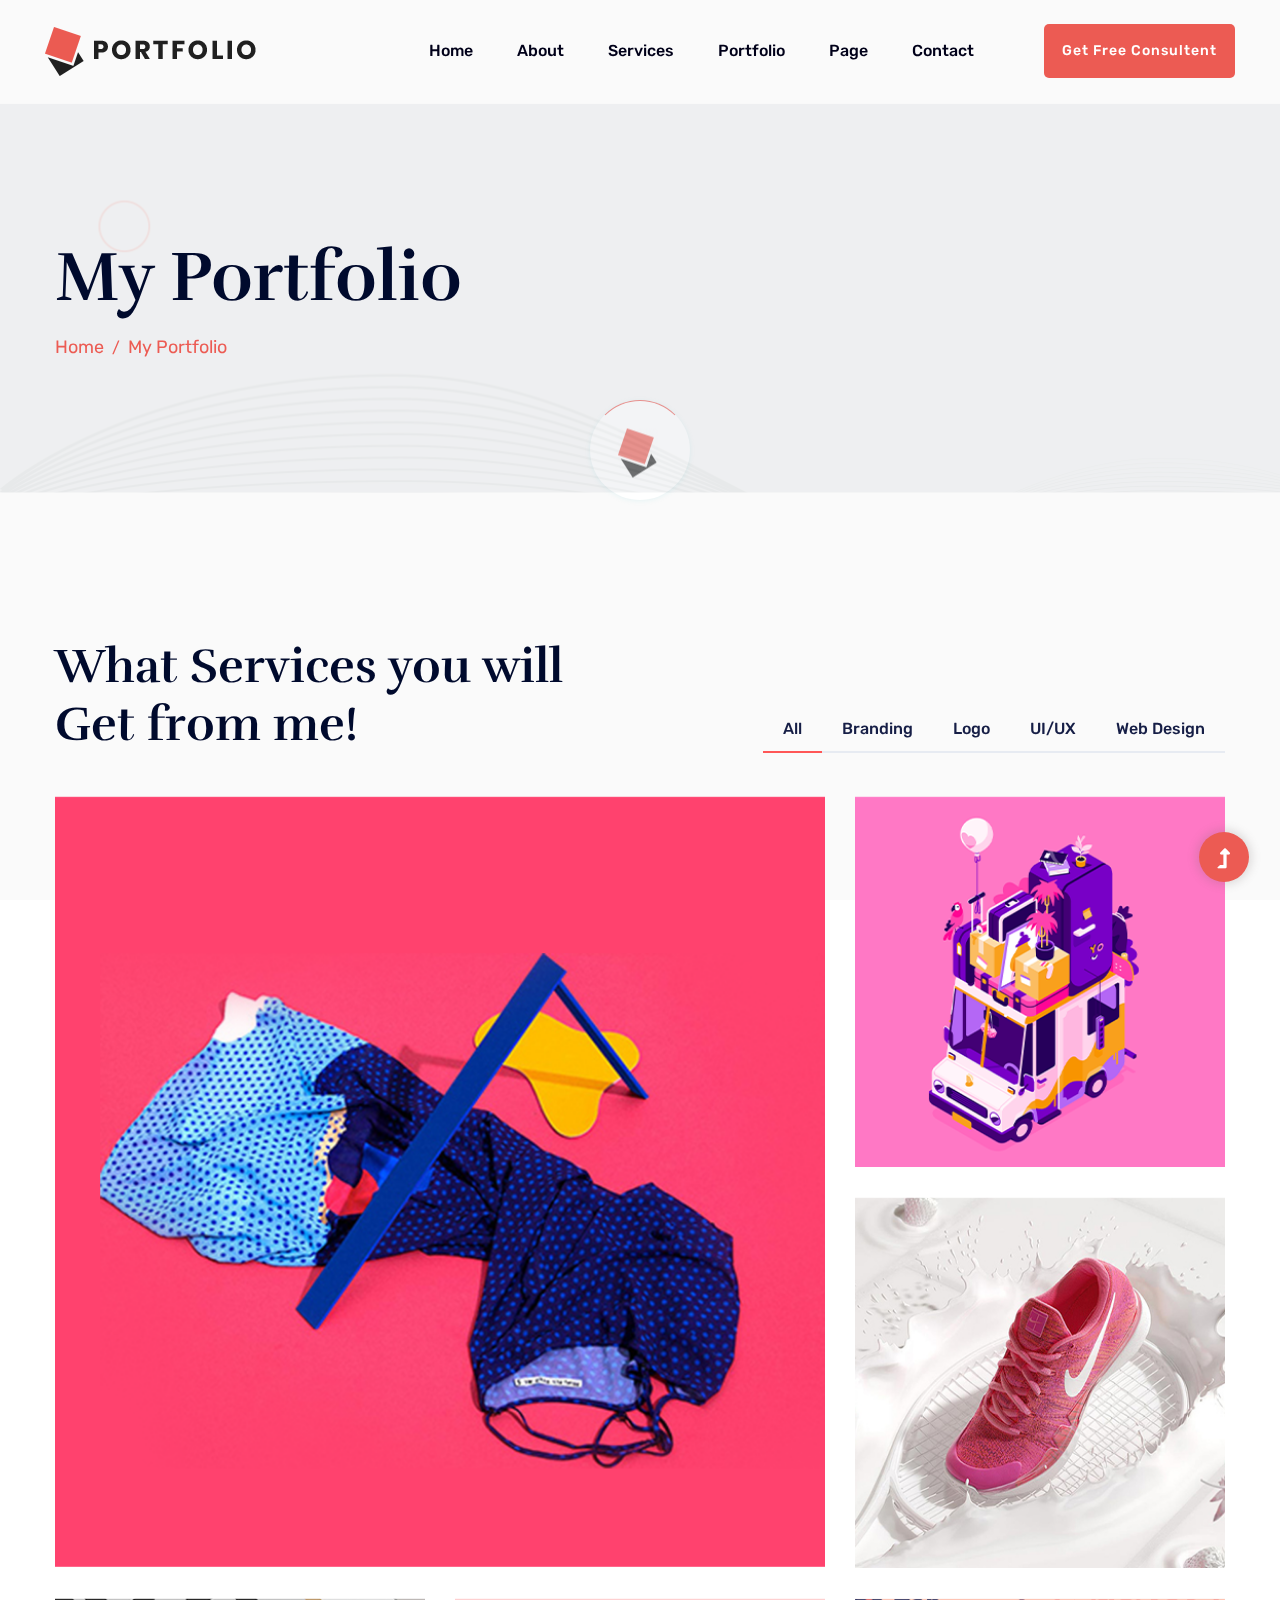
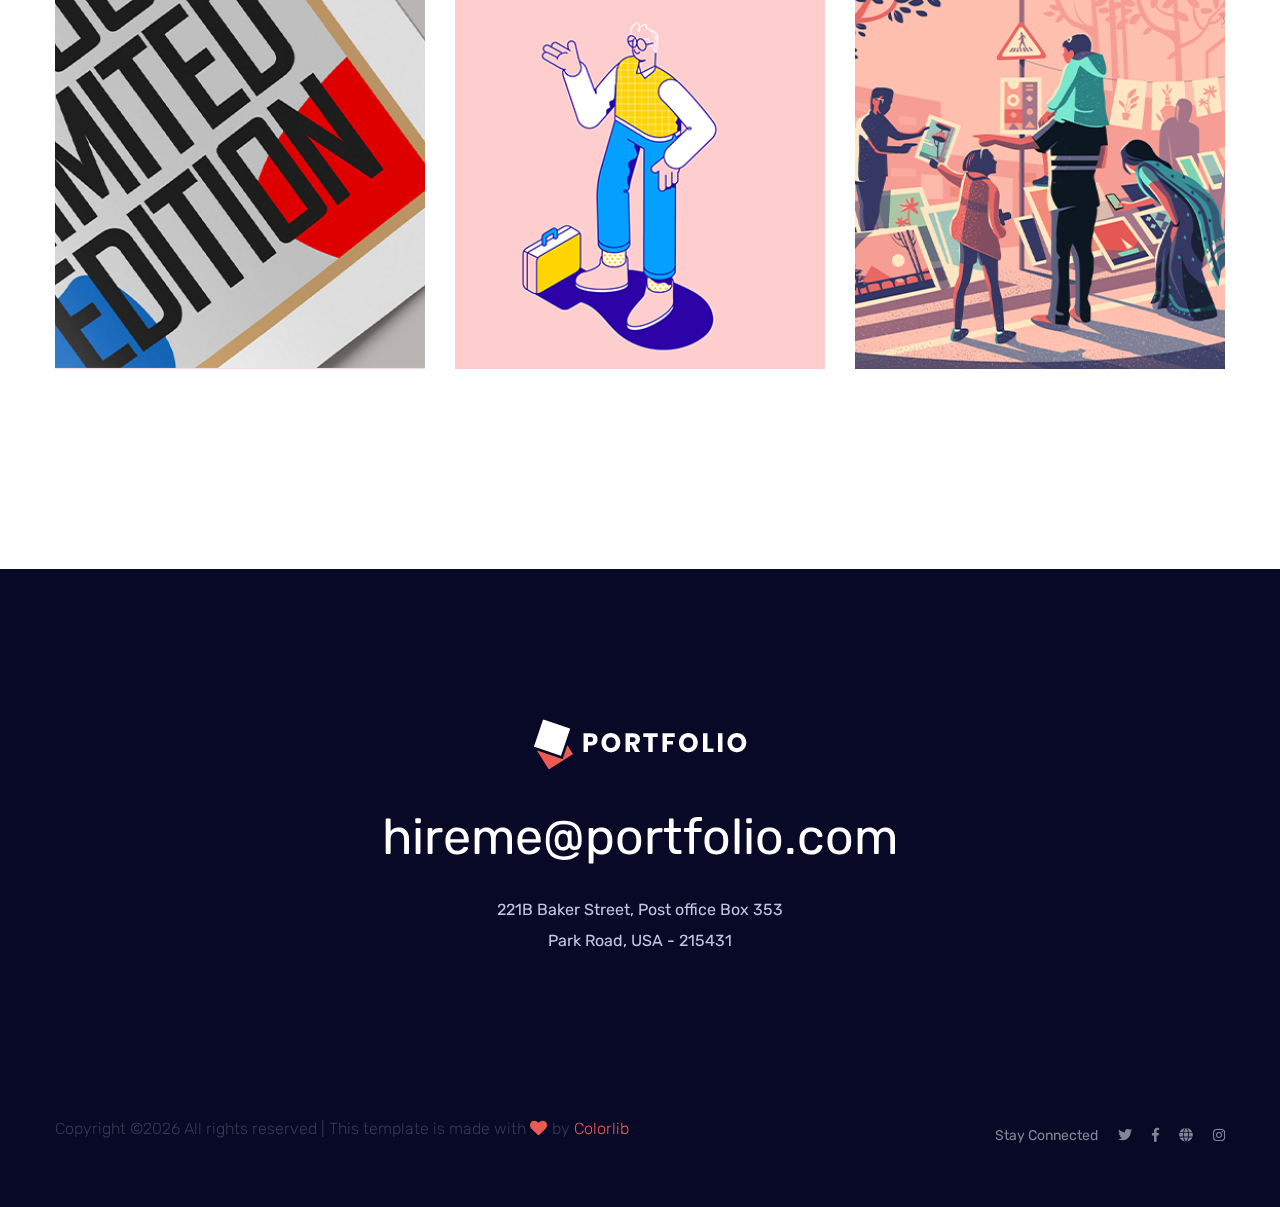
<file: portfolio.html>
<!doctype html>
<html class="no-js" lang="zxx">
    <head>
        <meta charset="utf-8">
        <meta http-equiv="x-ua-compatible" content="ie=edge">
        <title>Personal HTML-5 Template </title>
        <meta name="description" content="">
        <meta name="viewport" content="width=device-width, initial-scale=1">
        <link rel="manifest" href="site.webmanifest">
		<link rel="shortcut icon" type="image/x-icon" href="assets/img/favicon.ico">

		<!-- CSS here -->
            <link rel="stylesheet" href="assets/css/bootstrap.min.css">
            <link rel="stylesheet" href="assets/css/owl.carousel.min.css">
            <link rel="stylesheet" href="assets/css/slicknav.css">
            <link rel="stylesheet" href="assets/css/flaticon.css">
            <link rel="stylesheet" href="assets/css/animate.min.css">
            <link rel="stylesheet" href="assets/css/magnific-popup.css">
            <link rel="stylesheet" href="assets/css/fontawesome-all.min.css">
            <link rel="stylesheet" href="assets/css/themify-icons.css">
            <link rel="stylesheet" href="assets/css/slick.css">
            <link rel="stylesheet" href="assets/css/nice-select.css">
            <link rel="stylesheet" href="assets/css/style.css">
   </head>

   <body>
    <!-- Preloader Start -->
    <div id="preloader-active">
        <div class="preloader d-flex align-items-center justify-content-center">
            <div class="preloader-inner position-relative">
                <div class="preloader-circle"></div>
                <div class="preloader-img pere-text">
                    <img src="assets/img/logo/loder.jpg" alt="">
                </div>
            </div>
        </div>
    </div>
    <!-- Preloader Start -->
    <header>
        <!-- Header Start -->
        <div class="header-area">
                <div class="main-header  header-sticky">
                    <div class="container-fluid">
                        <div class="row align-items-center">
                            <!-- Logo -->
                            <div class="col-xl-2 col-lg-2 col-md-1">
                                <div class="logo">
                                    <a href="index.html"><img src="assets/img/logo/logo.png" alt=""></a>
                                </div>
                            </div>
                            <div class="col-xl-10 col-lg-10 col-md-10">
                                <div class="menu-main d-flex align-items-center justify-content-end">
                                    <!-- Main-menu -->
                                    <div class="main-menu f-right d-none d-lg-block">
                                        <nav> 
                                            <ul id="navigation">
                                                <li><a href="index.html">Home</a></li>
                                                <li><a href="about.html">About</a></li>
                                                <li><a href="services.html">Services</a></li>
                                                <li><a href="portfolio.html">Portfolio</a></li>
                                                <li><a href="#">Page</a>
                                                    <ul class="submenu">
                                                        <li><a href="blog.html">Blog</a></li>
                                                        <li><a href="blog_details.html">Blog Details</a></li>
                                                        <li><a href="elements.html">Element</a></li>
                                                        <li><a href="portfolio_details.html">Portfolio Details</a></li>
                                                    </ul>
                                                </li>
                                                <li><a href="contact.html">Contact</a></li>
                                            </ul>
                                        </nav>
                                    </div>
                                    <div class="header-right-btn f-right d-none d-xl-block ml-20">
                                        <a href="#" class="btn header-btn">Get Free Consultent</a>
                                    </div>
                                </div>
                            </div>   
                            <!-- Mobile Menu -->
                            <div class="col-12">
                                <div class="mobile_menu d-block d-lg-none"></div>
                            </div>
                        </div>
                    </div>
                </div>
        </div>
        <!-- Header End -->
    </header>
    <main>

        <!-- Header Start -->
        <div class="slider-area ">
            <div class="slider-height2 d-flex align-items-center">
                <div class="container">
                    <div class="row">
                        <div class="col-xl-12">
                            <div class="hero-cap">
                                <h2>My Portfolio</h2>
                                <nav aria-label="breadcrumb ">
                                    <ol class="breadcrumb">
                                    <li class="breadcrumb-item"><a href="index.html">Home</a></li>
                                    <li class="breadcrumb-item"><a href="#">My Portfolio</a></li> 
                                    </ol>
                                </nav>
                            </div>
                        </div>
                    </div>
                </div>
            </div>
        </div>
        <!-- Header End -->
        <!-- Services Area Start -->
        <section class="services-area  services-padding">
            <div class="container">
               <div class="project-heading mb-35">
                    <div class="row align-items-end">
                        <div class="col-lg-6">
                            <!-- Section Tittle -->
                            <div class="section-tittle">
                                <h2>What Services you will Get from me!</h2>
                            </div>
                        </div>
                        <div class="col-lg-6">
                            <div class="properties__button">
                                <!--Nav Button  -->                                            
                                <nav>
                                    <div class="nav nav-tabs" id="nav-tab" role="tablist">
                                        <a class="nav-item nav-link active" id="nav-home-tab" data-toggle="tab" href="#nav-home" role="tab" aria-controls="nav-home" aria-selected="false"> All</a>
                                        <a class="nav-item nav-link" id="nav-profile-tab" data-toggle="tab" href="#nav-profile" role="tab" aria-controls="nav-profile" aria-selected="false"> Branding</a>
                                        <a class="nav-item nav-link" id="nav-contact-tab" data-toggle="tab" href="#nav-contact" role="tab" aria-controls="nav-contact" aria-selected="false">Logo</a>
                                        <a class="nav-item nav-link" id="nav-last-tab" data-toggle="tab" href="#nav-last" role="tab" aria-controls="nav-contact" aria-selected="false">UI/UX </a>
                                        <a class="nav-item nav-link" id="nav-technology" data-toggle="tab" href="#nav-techno" role="tab" aria-controls="nav-contact" aria-selected="false">Web Design</a>
                                    </div>
                                </nav>
                                <!--End Nav Button  -->
                            </div>
                        </div>
                    </div>
               </div>
                <div class="row">
                    <div class="col-12">
                        <!-- Nav Card -->
                        <div class="tab-content active" id="nav-tabContent">
                            <!-- card ONE -->
                            <div class="tab-pane fade active show" id="nav-home" role="tabpanel" aria-labelledby="nav-home-tab">           
                                <div class="services-caption">
                                    <div class="row">
                                        <div class="col-lg-8 col-md-8 col-sm-8">
                                            <!-- Single -->
                                            <div class="single-services mb-30">
                                                <img src="assets/img/service/services1.png" alt="">
                                            </div>
                                        </div>
                                        <div class="col-lg-4 col-md-4 col-sm-4">
                                            <div class="row">
                                                <div class="col-lg-12">
                                                    <!-- Single -->
                                                    <div class="single-services mb-30">
                                                        <img src="assets/img/service/services2.png" alt="">
                                                    </div>
                                                </div>
                                                <div class="col-lg-12">
                                                    <!-- Single -->
                                                    <div class="single-services mb-30">
                                                        <img src="assets/img/service/services3.png" alt="">
                                                    </div>
                                                </div>
                                            </div>
                                        </div>
                                        <div class="col-lg-4 col-md-4 col-sm-4">
                                            <!-- Single -->
                                            <div class="single-services mb-30">
                                                <img src="assets/img/service/services4.png" alt="">
                                            </div>
                                        </div>
                                        <div class="col-lg-4 col-md-4 col-sm-4">
                                            <!-- Single -->
                                            <div class="single-services mb-30">
                                                <img src="assets/img/service/services5.png" alt="">
                                            </div>
                                        </div>
                                        <div class="col-lg-4 col-md-4 col-sm-4">
                                            <!-- Single -->
                                            <div class="single-services mb-30">
                                                <img src="assets/img/service/services6.png" alt="">
                                            </div>
                                        </div>
                                    </div>
                                </div>
                            </div>
                            <!-- Card TWO -->
                            <div class="tab-pane fade" id="nav-profile" role="tabpanel" aria-labelledby="nav-profile-tab">
                                <div class="services-caption">
                                    <div class="row">
                                        <div class="col-lg-8 col-md-8 col-sm-8">
                                            <!-- Single -->
                                            <div class="single-services mb-30">
                                                <img src="assets/img/service/services6.png" alt="">
                                            </div>
                                        </div>
                                        <div class="col-lg-4 col-md-4 col-sm-4">
                                            <div class="row">
                                                <div class="col-lg-12">
                                                    <!-- Single -->
                                                    <div class="single-services mb-30">
                                                        <img src="assets/img/service/services2.png" alt="">
                                                    </div>
                                                </div>
                                                <div class="col-lg-12">
                                                    <!-- Single -->
                                                    <div class="single-services mb-30">
                                                        <img src="assets/img/service/services3.png" alt="">
                                                    </div>
                                                </div>
                                            </div>
                                        </div>
                                        <div class="col-lg-4 col-md-4 col-sm-4">
                                            <!-- Single -->
                                            <div class="single-services mb-30">
                                                <img src="assets/img/service/services4.png" alt="">
                                            </div>
                                        </div>
                                        <div class="col-lg-4 col-md-4 col-sm-4">
                                            <!-- Single -->
                                            <div class="single-services mb-30">
                                                <img src="assets/img/service/services5.png" alt="">
                                            </div>
                                        </div>
                                        <div class="col-lg-4 col-md-4 col-sm-4">
                                            <!-- Single -->
                                            <div class="single-services mb-30">
                                                <img src="assets/img/service/services1.png" alt="">
                                            </div>
                                        </div>
                                    </div>
                                </div>
                            </div>
                            <!-- Card THREE -->
                            <div class="tab-pane fade" id="nav-contact" role="tabpanel" aria-labelledby="nav-contact-tab">
                                <div class="services-caption">
                                    <div class="row">
                                        <div class="col-lg-8 col-md-8 col-sm-8">
                                            <!-- Single -->
                                            <div class="single-services mb-30">
                                                <img src="assets/img/service/services2.png" alt="">
                                            </div>
                                        </div>
                                        <div class="col-lg-4 col-md-4 col-sm-4">
                                            <div class="row">
                                                <div class="col-lg-12">
                                                    <!-- Single -->
                                                    <div class="single-services mb-30">
                                                        <img src="assets/img/service/services1.png" alt="">
                                                    </div>
                                                </div>
                                                <div class="col-lg-12">
                                                    <!-- Single -->
                                                    <div class="single-services mb-30">
                                                        <img src="assets/img/service/services3.png" alt="">
                                                    </div>
                                                </div>
                                            </div>
                                        </div>
                                        <div class="col-lg-4 col-md-4 col-sm-4">
                                            <!-- Single -->
                                            <div class="single-services mb-30">
                                                <img src="assets/img/service/services4.png" alt="">
                                            </div>
                                        </div>
                                        <div class="col-lg-4 col-md-4 col-sm-4">
                                            <!-- Single -->
                                            <div class="single-services mb-30">
                                                <img src="assets/img/service/services5.png" alt="">
                                            </div>
                                        </div>
                                        <div class="col-lg-4 col-md-4 col-sm-4">
                                            <!-- Single -->
                                            <div class="single-services mb-30">
                                                <img src="assets/img/service/services6.png" alt="">
                                            </div>
                                        </div>
                                    </div>
                                </div>
                            </div>
                            <!-- card FUR -->
                            <div class="tab-pane fade" id="nav-last" role="tabpanel" aria-labelledby="nav-last-tab">
                                <div class="services-caption">
                                    <div class="row">
                                        <div class="col-lg-8 col-md-8 col-sm-8">
                                            <!-- Single -->
                                            <div class="single-services mb-30">
                                                <img src="assets/img/service/services1.png" alt="">
                                            </div>
                                        </div>
                                        <div class="col-lg-4 col-md-4 col-sm-4">
                                            <div class="row">
                                                <div class="col-lg-12">
                                                    <!-- Single -->
                                                    <div class="single-services mb-30">
                                                        <img src="assets/img/service/services2.png" alt="">
                                                    </div>
                                                </div>
                                                <div class="col-lg-12">
                                                    <!-- Single -->
                                                    <div class="single-services mb-30">
                                                        <img src="assets/img/service/services3.png" alt="">
                                                    </div>
                                                </div>
                                            </div>
                                        </div>
                                        <div class="col-lg-4 col-md-4 col-sm-4">
                                            <!-- Single -->
                                            <div class="single-services mb-30">
                                                <img src="assets/img/service/services4.png" alt="">
                                            </div>
                                        </div>
                                        <div class="col-lg-4 col-md-4 col-sm-4">
                                            <!-- Single -->
                                            <div class="single-services mb-30">
                                                <img src="assets/img/service/services5.png" alt="">
                                            </div>
                                        </div>
                                        <div class="col-lg-4 col-md-4 col-sm-4">
                                            <!-- Single -->
                                            <div class="single-services mb-30">
                                                <img src="assets/img/service/services6.png" alt="">
                                            </div>
                                        </div>
                                    </div>
                                </div>
                            </div>
                            <!-- card FIVE -->
                            <div class="tab-pane fade" id="nav-techno" role="tabpanel" aria-labelledby="nav-technology">
                                <div class="services-caption">
                                    <div class="row">
                                        <div class="col-lg-8 col-md-8 col-sm-8">
                                            <!-- Single -->
                                            <div class="single-services mb-30">
                                                <img src="assets/img/service/services3.png" alt="">
                                            </div>
                                        </div>
                                        <div class="col-lg-4 col-md-4 col-sm-4">
                                            <div class="row">
                                                <div class="col-lg-12">
                                                    <!-- Single -->
                                                    <div class="single-services mb-30">
                                                        <img src="assets/img/service/services2.png" alt="">
                                                    </div>
                                                </div>
                                                <div class="col-lg-12">
                                                    <!-- Single -->
                                                    <div class="single-services mb-30">
                                                        <img src="assets/img/service/services1.png" alt="">
                                                    </div>
                                                </div>
                                            </div>
                                        </div>
                                        <div class="col-lg-4 col-md-4 col-sm-4">
                                            <!-- Single -->
                                            <div class="single-services mb-30">
                                                <img src="assets/img/service/services4.png" alt="">
                                            </div>
                                        </div>
                                        <div class="col-lg-4 col-md-4 col-sm-4">
                                            <!-- Single -->
                                            <div class="single-services mb-30">
                                                <img src="assets/img/service/services5.png" alt="">
                                            </div>
                                        </div>
                                        <div class="col-lg-4 col-md-4 col-sm-4">
                                            <!-- Single -->
                                            <div class="single-services mb-30">
                                                <img src="assets/img/service/services6.png" alt="">
                                            </div>
                                        </div>
                                    </div>
                                </div>
                            </div>
                        </div>
                    <!-- End Nav Card -->
                    </div>
                </div>
            </div>
        </section>
        <!-- Services Area End -->

    </main>
    <footer>
        <!-- Footer Start-->
        <div class="footer-area">
            <div class="container">
               <div class="footer-top footer-padding">
                   <div class="row justify-content-center">
                       <div class="col-lg-6">
                            <div class="footer-top-cap text-center">
                                <img src="assets/img/logo/logo2_footer.png" alt="">
                               <span><a href="#">hireme@portfolio.com</a></span>
                                <p>221B Baker Street, Post office Box 353 </p>
                                <p>Park Road, USA - 215431</p>
                            </div>
                       </div>
                   </div>
               </div>
                <div class="footer-bottom">
                    <div class="row d-flex justify-content-between align-items-center">
                        <div class="col-xl-9 col-lg-8">
                            <div class="footer-copy-right">
                                <p><!-- Link back to Colorlib can't be removed. Template is licensed under CC BY 3.0. -->
  Copyright &copy;<script>document.write(new Date().getFullYear());</script> All rights reserved | This template is made with <i class="fa fa-heart" aria-hidden="true"></i> by <a href="https://colorlib.com" target="_blank">Colorlib</a>
  <!-- Link back to Colorlib can't be removed. Template is licensed under CC BY 3.0. --></p>
                            </div>
                        </div>
                        <div class="col-xl-3 col-lg-4">
                            <!-- Footer Social -->
                            <div class="footer-social f-right">
                                <a>Stay Connected</a>
                                <a href="#"><i class="fab fa-twitter"></i></a>
                                <a href="#"><i class="fab fa-facebook-f"></i></a>
                                <a href="#"><i class="fas fa-globe"></i></a>
                                <a href="#"><i class="fab fa-instagram"></i></a>
                            </div>
                        </div>
                    </div>
               </div>
            </div>
        </div>
        <!-- Footer End-->
    </footer>
    <!-- Scroll Up -->
    <div id="back-top" >
        <a title="Go to Top" href="#"> <i class="fas fa-level-up-alt"></i></a>
    </div>


    <!-- JS here -->
		<!-- All JS Custom Plugins Link Here here -->
        <script src="./assets/js/vendor/modernizr-3.5.0.min.js"></script>
		<!-- Jquery, Popper, Bootstrap -->
		<script src="./assets/js/vendor/jquery-1.12.4.min.js"></script>
        <script src="./assets/js/popper.min.js"></script>
        <script src="./assets/js/bootstrap.min.js"></script>
	    <!-- Jquery Mobile Menu -->
        <script src="./assets/js/jquery.slicknav.min.js"></script>

		<!-- Jquery Slick , Owl-Carousel Plugins -->
        <script src="./assets/js/owl.carousel.min.js"></script>
        <script src="./assets/js/slick.min.js"></script>
		<!-- One Page, Animated-HeadLin -->
        <script src="./assets/js/wow.min.js"></script>
		<script src="./assets/js/animated.headline.js"></script>
        <script src="./assets/js/jquery.magnific-popup.js"></script>

		<!-- Nice-select, sticky -->
        <script src="./assets/js/jquery.nice-select.min.js"></script>
		<script src="./assets/js/jquery.sticky.js"></script>
        
        <!-- contact js -->
        <script src="./assets/js/contact.js"></script>
        <script src="./assets/js/jquery.form.js"></script>
        <script src="./assets/js/jquery.validate.min.js"></script>
        <script src="./assets/js/mail-script.js"></script>
        <script src="./assets/js/jquery.ajaxchimp.min.js"></script>
        
		<!-- Jquery Plugins, main Jquery -->	
        <script src="./assets/js/plugins.js"></script>
        <script src="./assets/js/main.js"></script>
        
    </body>
</html>
</file>
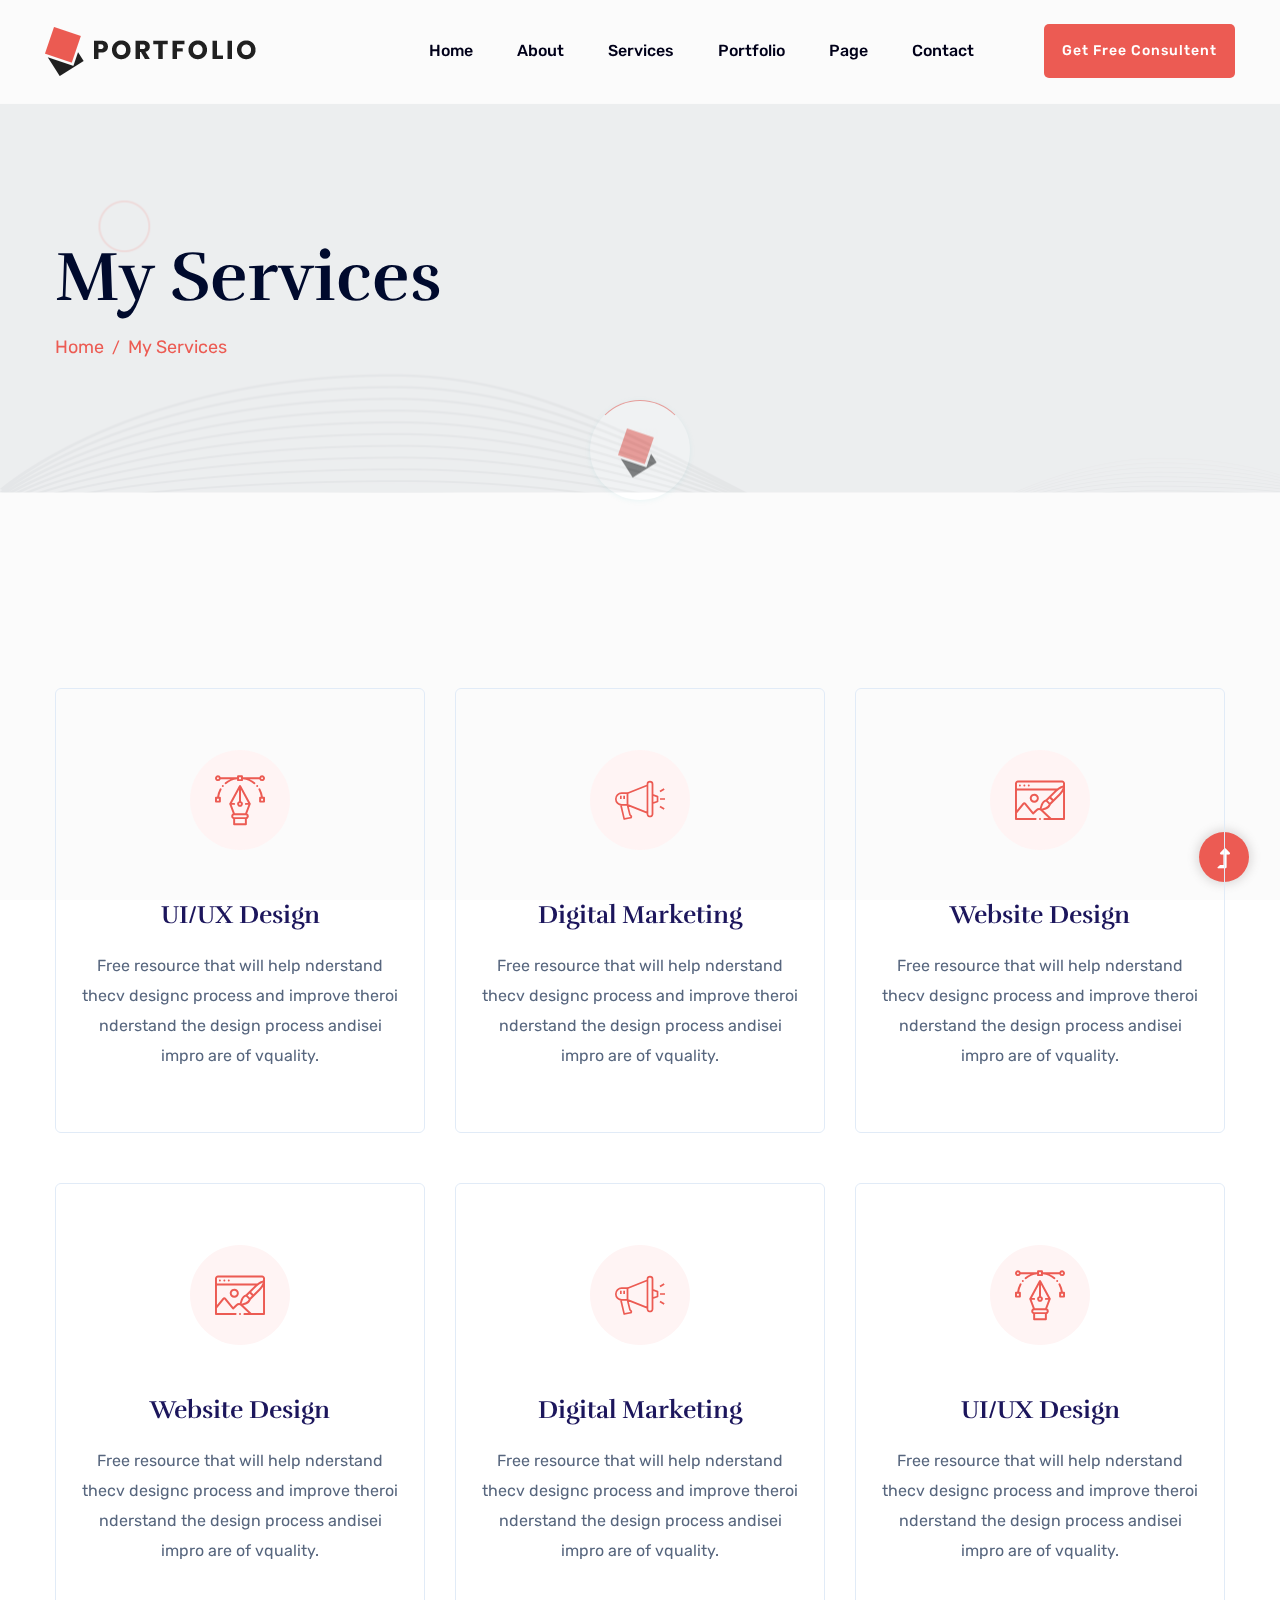
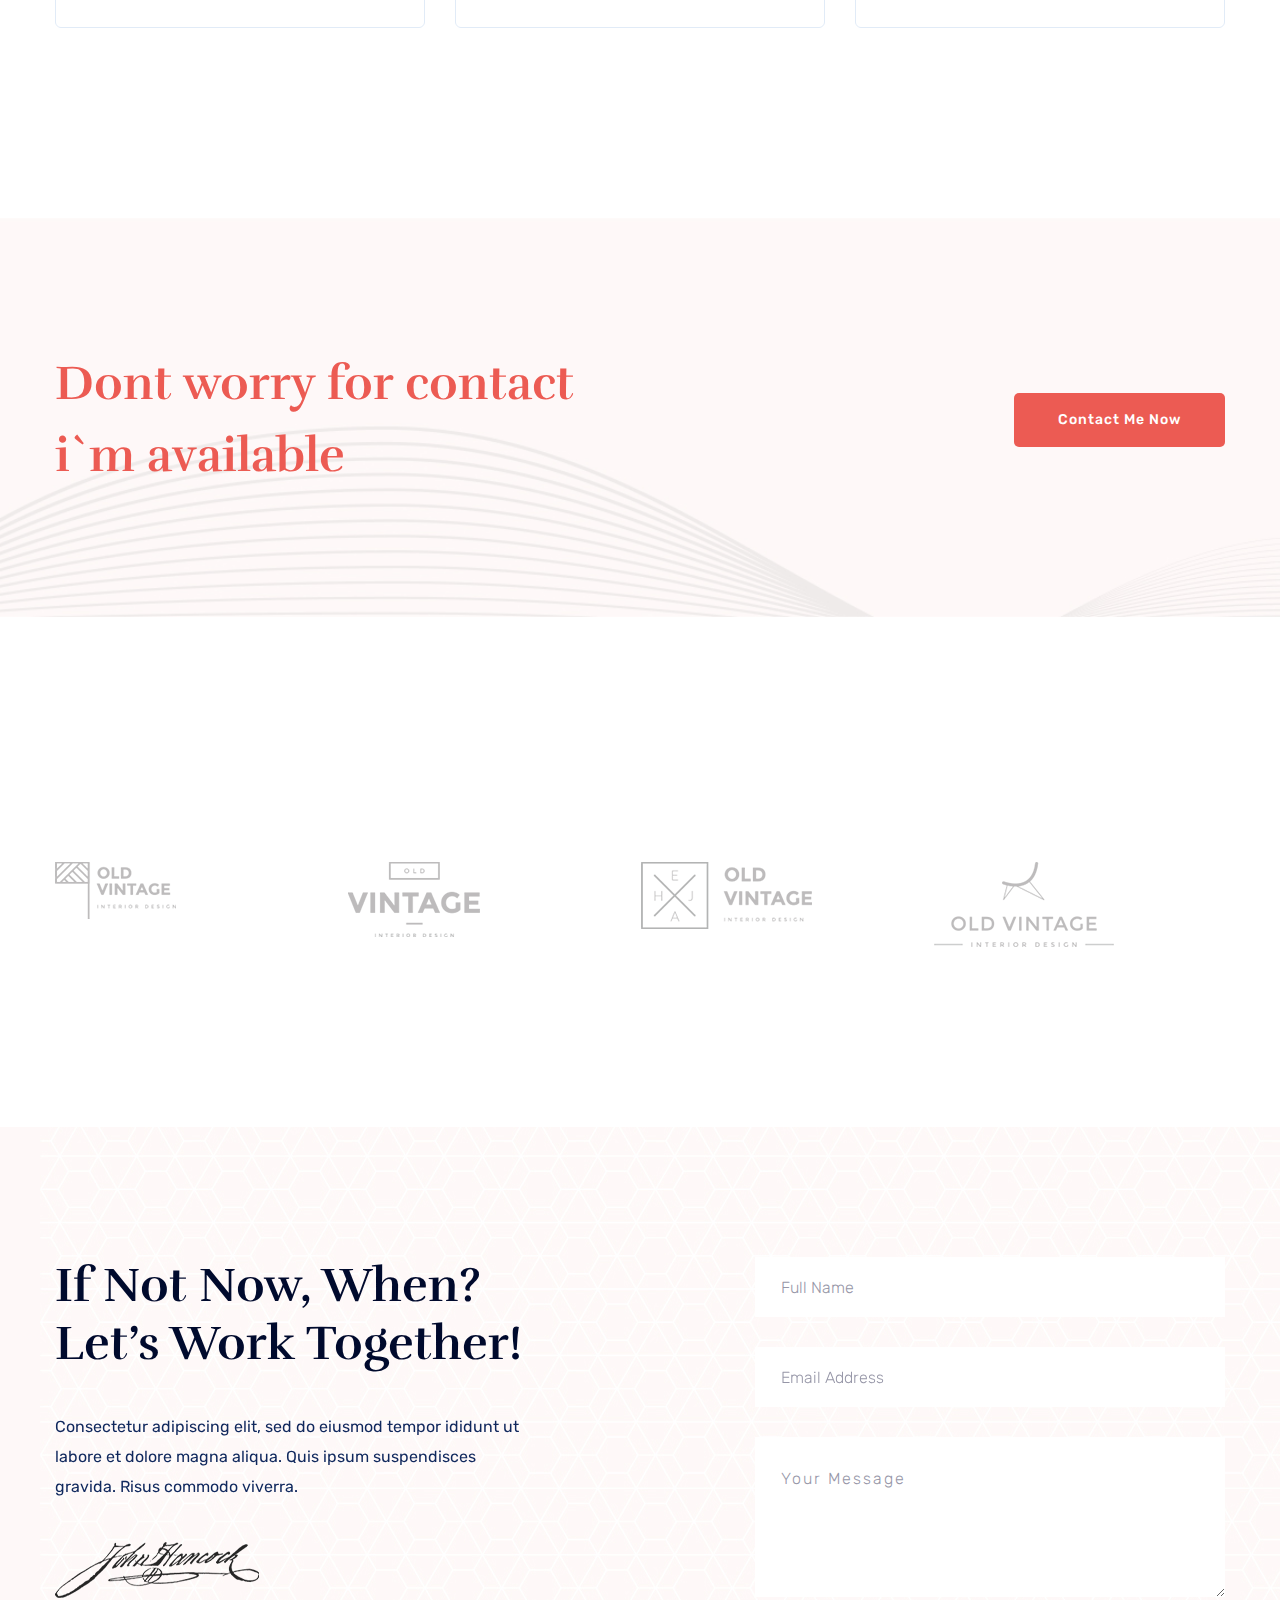
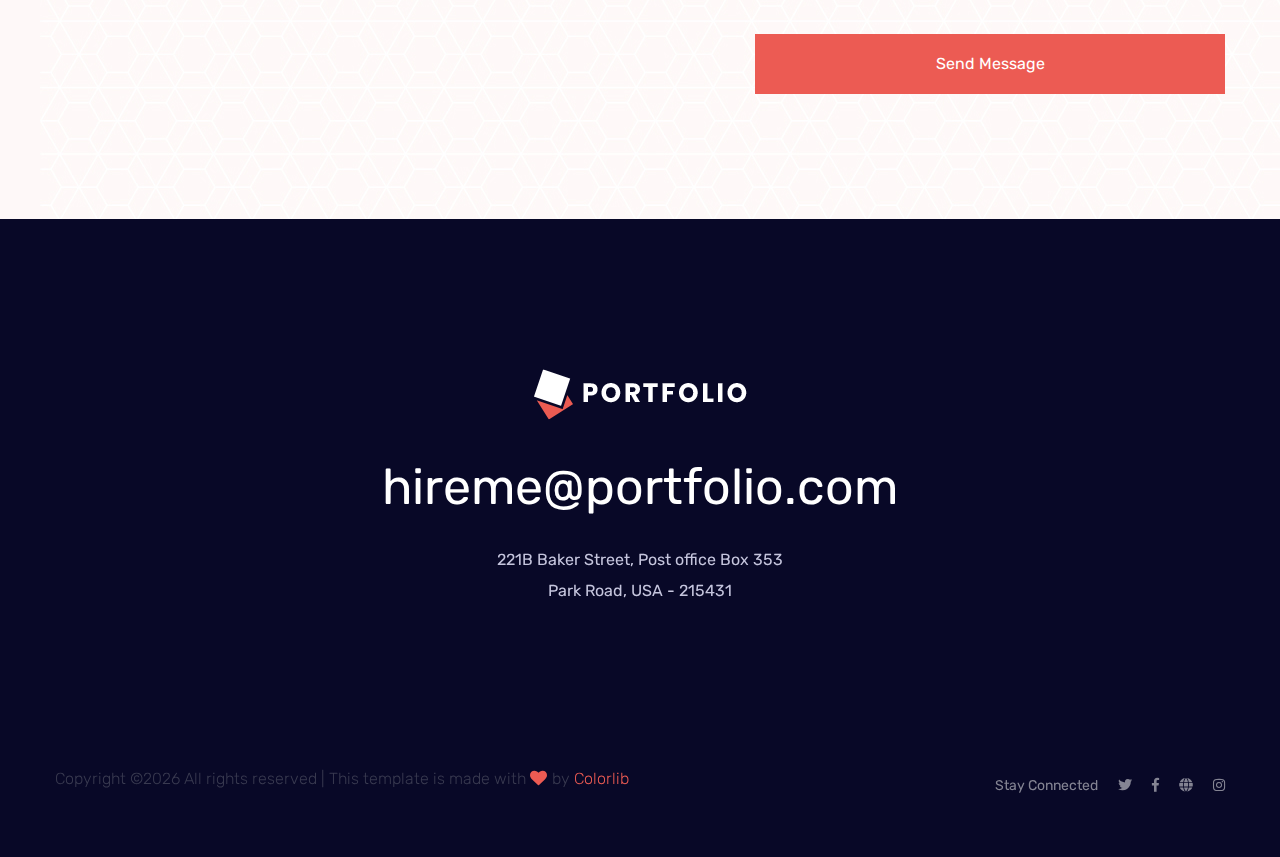
<file: services.html>
<!doctype html>
<html class="no-js" lang="zxx">
    <head>
        <meta charset="utf-8">
        <meta http-equiv="x-ua-compatible" content="ie=edge">
        <title>Personal HTML-5 Template </title>
        <meta name="description" content="">
        <meta name="viewport" content="width=device-width, initial-scale=1">
        <link rel="manifest" href="site.webmanifest">
		<link rel="shortcut icon" type="image/x-icon" href="assets/img/favicon.ico">

		<!-- CSS here -->
            <link rel="stylesheet" href="assets/css/bootstrap.min.css">
            <link rel="stylesheet" href="assets/css/owl.carousel.min.css">
            <link rel="stylesheet" href="assets/css/slicknav.css">
            <link rel="stylesheet" href="assets/css/flaticon.css">
            <link rel="stylesheet" href="assets/css/animate.min.css">
            <link rel="stylesheet" href="assets/css/magnific-popup.css">
            <link rel="stylesheet" href="assets/css/fontawesome-all.min.css">
            <link rel="stylesheet" href="assets/css/themify-icons.css">
            <link rel="stylesheet" href="assets/css/slick.css">
            <link rel="stylesheet" href="assets/css/nice-select.css">
            <link rel="stylesheet" href="assets/css/style.css">
   </head>

   <body>
    <!-- Preloader Start -->
    <div id="preloader-active">
        <div class="preloader d-flex align-items-center justify-content-center">
            <div class="preloader-inner position-relative">
                <div class="preloader-circle"></div>
                <div class="preloader-img pere-text">
                    <img src="assets/img/logo/loder.jpg" alt="">
                </div>
            </div>
        </div>
    </div>
    <!-- Preloader Start -->
    <header>
        <!-- Header Start -->
        <div class="header-area">
                <div class="main-header  header-sticky">
                    <div class="container-fluid">
                        <div class="row align-items-center">
                            <!-- Logo -->
                            <div class="col-xl-2 col-lg-2 col-md-1">
                                <div class="logo">
                                    <a href="index.html"><img src="assets/img/logo/logo.png" alt=""></a>
                                </div>
                            </div>
                            <div class="col-xl-10 col-lg-10 col-md-10">
                                <div class="menu-main d-flex align-items-center justify-content-end">
                                    <!-- Main-menu -->
                                    <div class="main-menu f-right d-none d-lg-block">
                                        <nav> 
                                            <ul id="navigation">
                                                <li><a href="index.html">Home</a></li>
                                                <li><a href="about.html">About</a></li>
                                                <li><a href="services.html">Services</a></li>
                                                <li><a href="portfolio.html">Portfolio</a></li>
                                                <li><a href="#">Page</a>
                                                    <ul class="submenu">
                                                        <li><a href="blog.html">Blog</a></li>
                                                        <li><a href="blog_details.html">Blog Details</a></li>
                                                        <li><a href="elements.html">Element</a></li>
                                                        <li><a href="portfolio_details.html">Portfolio Details</a></li>
                                                    </ul>
                                                </li>
                                                <li><a href="contact.html">Contact</a></li>
                                            </ul>
                                        </nav>
                                    </div>
                                    <div class="header-right-btn f-right d-none d-xl-block ml-20">
                                        <a href="#" class="btn header-btn">Get Free Consultent</a>
                                    </div>
                                </div>
                            </div>   
                            <!-- Mobile Menu -->
                            <div class="col-12">
                                <div class="mobile_menu d-block d-lg-none"></div>
                            </div>
                        </div>
                    </div>
                </div>
        </div>
        <!-- Header End -->
    </header>
    <main>

        <!-- Header Start -->
        <div class="slider-area ">
            <div class="slider-height2 d-flex align-items-center">
                <div class="container">
                    <div class="row">
                        <div class="col-xl-12">
                            <div class="hero-cap">
                                <h2>My Services</h2>
                                <nav aria-label="breadcrumb ">
                                    <ol class="breadcrumb">
                                    <li class="breadcrumb-item"><a href="index.html">Home</a></li>
                                    <li class="breadcrumb-item"><a href="#">My Services</a></li> 
                                    </ol>
                                </nav>
                            </div>
                        </div>
                    </div>
                </div>
            </div>
        </div>
        <!-- Header End -->
        <!-- Categories Area Start -->
        <section class="categories-area categories-area2  section-padding30">
            <div class="container">
                <div class="row">
                    <div class="col-lg-4 col-md-6 col-sm-6">
                        <div class="single-cat text-center mb-50">
                            <div class="cat-icon">
                                <span class="flaticon-pen"></span>
                            </div>
                            <div class="cat-cap">
                                <h5><a href="services.html">UI/UX Design</a></h5>
                                <p>Free resource that will help nderstand thecv designc process and improve theroi  nderstand the design process andisei impro are of vquality.</p>
                            </div>
                        </div>
                    </div>
                    <div class="col-lg-4 col-md-6 col-sm-6">
                        <div class="single-cat text-center mb-50">
                            <div class="cat-icon">
                                <span class="flaticon-speaker"></span>
                            </div>
                            <div class="cat-cap">
                                <h5><a href="services.html">Digital Marketing</a></h5>
                                <p>Free resource that will help nderstand thecv designc process and improve theroi  nderstand the design process andisei impro are of vquality.</p>
                            </div>
                        </div>
                    </div>
                    <div class="col-lg-4 col-md-6 col-sm-6">
                        <div class="single-cat text-center mb-50">
                            <div class="cat-icon">
                                <span class="flaticon-portfolio"></span>
                            </div>
                            <div class="cat-cap">
                                <h5><a href="services.html">Website Design</a></h5>
                                <p>Free resource that will help nderstand thecv designc process and improve theroi  nderstand the design process andisei impro are of vquality.</p>
                            </div>
                        </div>
                    </div>
                    <div class="col-lg-4 col-md-6 col-sm-6">
                        <div class="single-cat text-center mb-50">
                            <div class="cat-icon">
                                <span class="flaticon-portfolio"></span>
                            </div>
                            <div class="cat-cap">
                                <h5><a href="services.html">Website Design</a></h5>
                                <p>Free resource that will help nderstand thecv designc process and improve theroi  nderstand the design process andisei impro are of vquality.</p>
                            </div>
                        </div>
                    </div>
                    <div class="col-lg-4 col-md-6 col-sm-6">
                        <div class="single-cat text-center mb-50">
                            <div class="cat-icon">
                                <span class="flaticon-speaker"></span>
                            </div>
                            <div class="cat-cap">
                                <h5><a href="services.html">Digital Marketing</a></h5>
                                <p>Free resource that will help nderstand thecv designc process and improve theroi  nderstand the design process andisei impro are of vquality.</p>
                            </div>
                        </div>
                    </div>
                    <div class="col-lg-4 col-md-6 col-sm-6">
                        <div class="single-cat text-center mb-50">
                            <div class="cat-icon">
                                <span class="flaticon-pen"></span>
                            </div>
                            <div class="cat-cap">
                                <h5><a href="services.html">UI/UX Design</a></h5>
                                <p>Free resource that will help nderstand thecv designc process and improve theroi  nderstand the design process andisei impro are of vquality.</p>
                            </div>
                        </div>
                    </div>
                 </div>
            </div>
        </section>
        <!-- Categories Area End -->
        <!-- Want To Work Start -->
        <section class="wantToWork-area w-padding2">
            <div class="container">
                <div class="row align-items-center justify-content-between">
                    <div class="col-xl-6 col-lg-8 col-md-8">
                        <div class="wantToWork-caption wantToWork-caption2">
                            <h2>Dont worry for contact i`m available</h2>
                        </div>
                    </div>
                    <div class="col-xl-2 col-lg-2 col-md-3">
                        <a href="#" class="btn btn-black f-right">Contact Me Now</a>
                    </div>
                </div>
            </div>
        </section>
        <!-- Want To Work End -->
        <!-- Brand Area Start -->
        <div class="brand-area section-padding30">
            <div class="container">
                <div class="brand-active brand-border pt-50 pb-40">
                    <div class="single-brand">
                        <img src="assets/img/gallery/brand1.png" alt="">
                    </div>
                    <div class="single-brand">
                        <img src="assets/img/gallery/brand2.png" alt="">
                    </div>
                    <div class="single-brand">
                        <img src="assets/img/gallery/brand3.png" alt="">
                    </div>
                    <div class="single-brand">
                        <img src="assets/img/gallery/brand4.png" alt="">
                    </div>
                    <div class="single-brand">
                        <img src="assets/img/gallery/brand2.png" alt="">
                    </div>
                </div>
            </div>
        </div>
        <!-- Brand Area End -->
        <!-- Contact Info Start -->
        <div class="contact-info-area w-padding2" data-background="assets/img/gallery/section_bg04.jpg">
            <div class="container">
                <div class="row justify-content-between">
                    <div class="col-xl-5 col-lg-7">
                      <div class="contact-caption mb-50">
                            <h3>If Not Now, When? Let’s Work Together!</h3>
                            <p>Consectetur adipiscing elit, sed do eiusmod tempor ididunt ut labore et dolore magna aliqua. Quis ipsum suspendisces gravida. Risus commodo viverra.</p>
                            <img src="assets/img/gallery/sin.png" alt="">
                      </div>
                    </div>
                    <div class="col-xl-5 col-lg-5">
                        <form action="#" class="contact-wrapper">
                            <input type="text" name="name" placeholder="Full Name">
                            <input type="email" name="email" placeholder="Email Address">
                            <textarea name="message" id="message" placeholder="Your Message"></textarea>
                            <button class="submit-btn2" type="submit">Send Message</button>
                        </form>
                    </div>
                </div>
            </div>
        </div>
        <!-- Contact Info End -->

    </main>
    <footer>
        <!-- Footer Start-->
        <div class="footer-area">
            <div class="container">
               <div class="footer-top footer-padding">
                   <div class="row justify-content-center">
                       <div class="col-lg-6">
                            <div class="footer-top-cap text-center">
                                <img src="assets/img/logo/logo2_footer.png" alt="">
                               <span><a href="#">hireme@portfolio.com</a></span>
                                <p>221B Baker Street, Post office Box 353 </p>
                                <p>Park Road, USA - 215431</p>
                            </div>
                       </div>
                   </div>
               </div>
                <div class="footer-bottom">
                    <div class="row d-flex justify-content-between align-items-center">
                        <div class="col-xl-9 col-lg-8">
                            <div class="footer-copy-right">
                               <p><!-- Link back to Colorlib can't be removed. Template is licensed under CC BY 3.0. -->
  Copyright &copy;<script>document.write(new Date().getFullYear());</script> All rights reserved | This template is made with <i class="fa fa-heart" aria-hidden="true"></i> by <a href="https://colorlib.com" target="_blank">Colorlib</a>
  <!-- Link back to Colorlib can't be removed. Template is licensed under CC BY 3.0. --></p>
                            </div>
                        </div>
                        <div class="col-xl-3 col-lg-4">
                            <!-- Footer Social -->
                            <div class="footer-social f-right">
                                <a>Stay Connected</a>
                                <a href="#"><i class="fab fa-twitter"></i></a>
                                <a href="#"><i class="fab fa-facebook-f"></i></a>
                                <a href="#"><i class="fas fa-globe"></i></a>
                                <a href="#"><i class="fab fa-instagram"></i></a>
                            </div>
                        </div>
                    </div>
               </div>
            </div>
        </div>
        <!-- Footer End-->
    </footer>
    <!-- Scroll Up -->
    <div id="back-top" >
        <a title="Go to Top" href="#"> <i class="fas fa-level-up-alt"></i></a>
    </div>


    <!-- JS here -->
		<!-- All JS Custom Plugins Link Here here -->
        <script src="./assets/js/vendor/modernizr-3.5.0.min.js"></script>
		<!-- Jquery, Popper, Bootstrap -->
		<script src="./assets/js/vendor/jquery-1.12.4.min.js"></script>
        <script src="./assets/js/popper.min.js"></script>
        <script src="./assets/js/bootstrap.min.js"></script>
	    <!-- Jquery Mobile Menu -->
        <script src="./assets/js/jquery.slicknav.min.js"></script>

		<!-- Jquery Slick , Owl-Carousel Plugins -->
        <script src="./assets/js/owl.carousel.min.js"></script>
        <script src="./assets/js/slick.min.js"></script>
		<!-- One Page, Animated-HeadLin -->
        <script src="./assets/js/wow.min.js"></script>
		<script src="./assets/js/animated.headline.js"></script>
        <script src="./assets/js/jquery.magnific-popup.js"></script>

		<!-- Nice-select, sticky -->
        <script src="./assets/js/jquery.nice-select.min.js"></script>
		<script src="./assets/js/jquery.sticky.js"></script>
        
        <!-- contact js -->
        <script src="./assets/js/contact.js"></script>
        <script src="./assets/js/jquery.form.js"></script>
        <script src="./assets/js/jquery.validate.min.js"></script>
        <script src="./assets/js/mail-script.js"></script>
        <script src="./assets/js/jquery.ajaxchimp.min.js"></script>
        
		<!-- Jquery Plugins, main Jquery -->	
        <script src="./assets/js/plugins.js"></script>
        <script src="./assets/js/main.js"></script>
        
    </body>
</html>
</file>
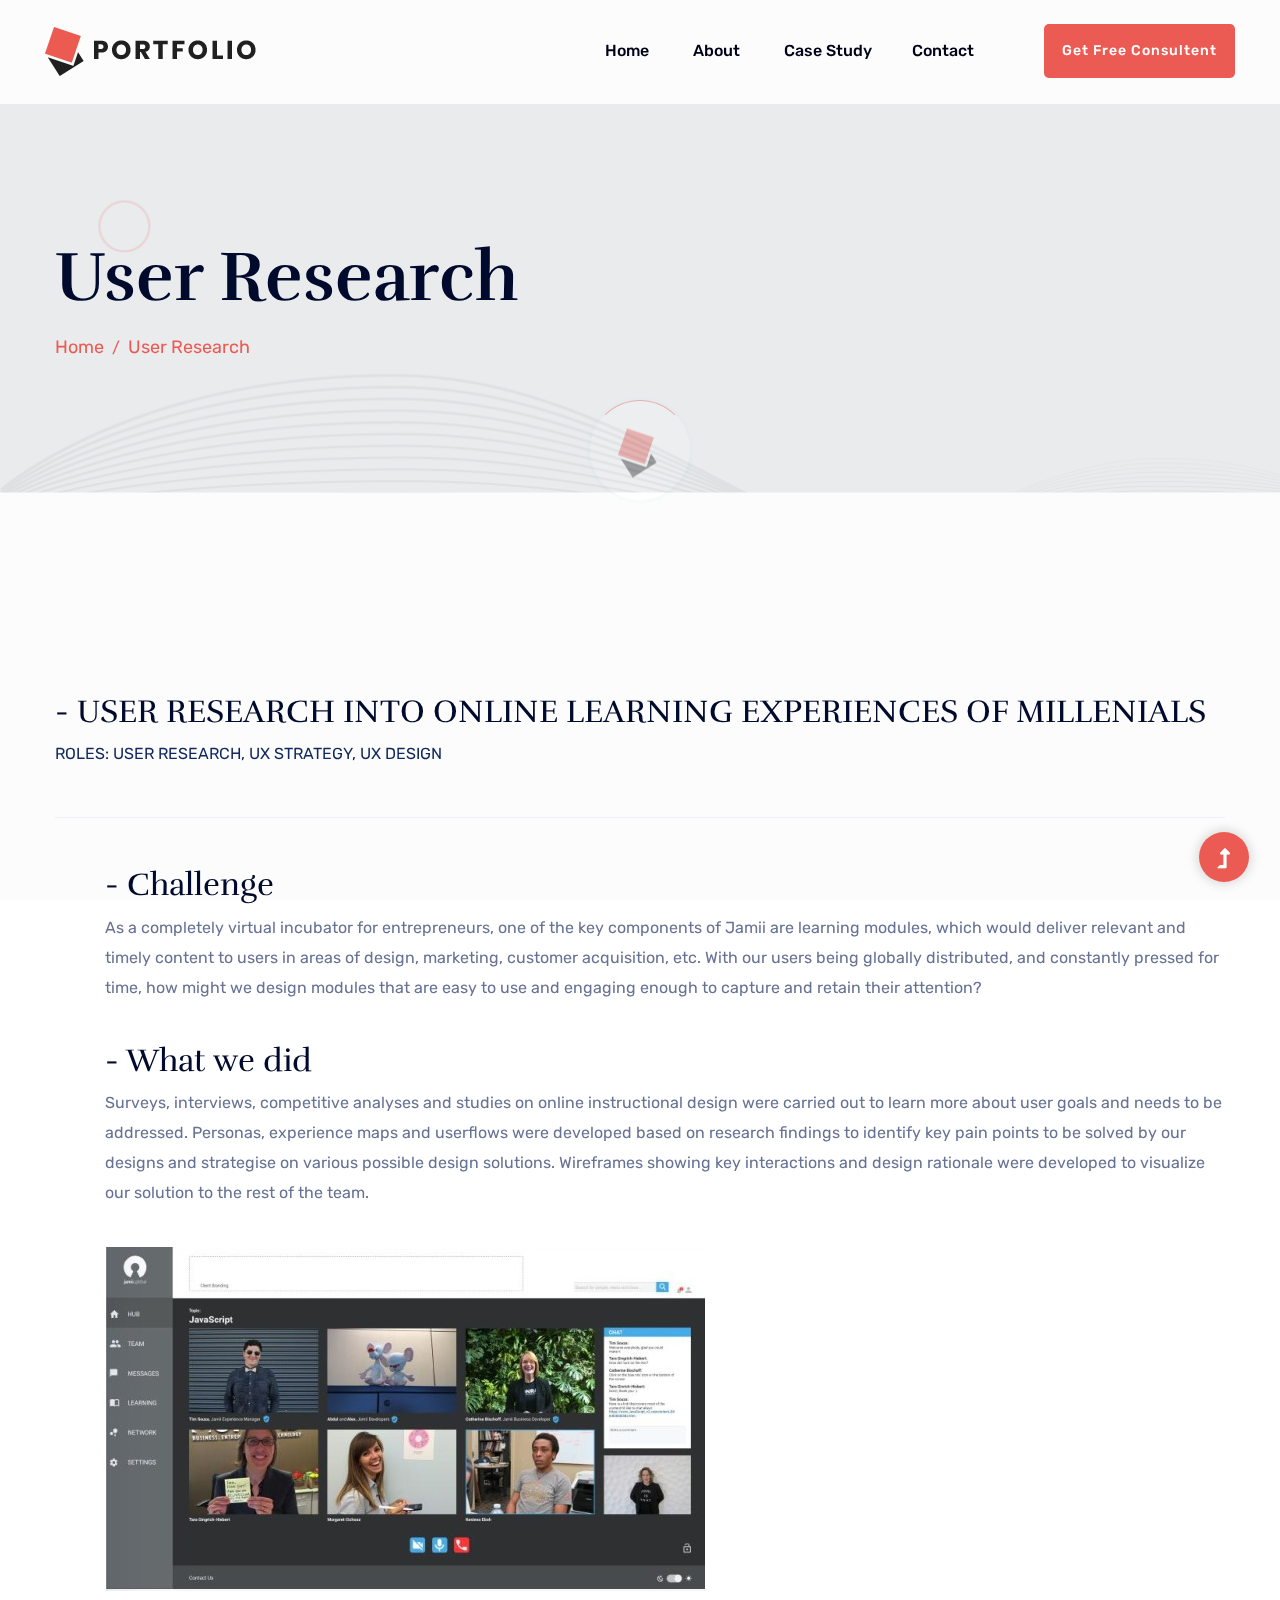
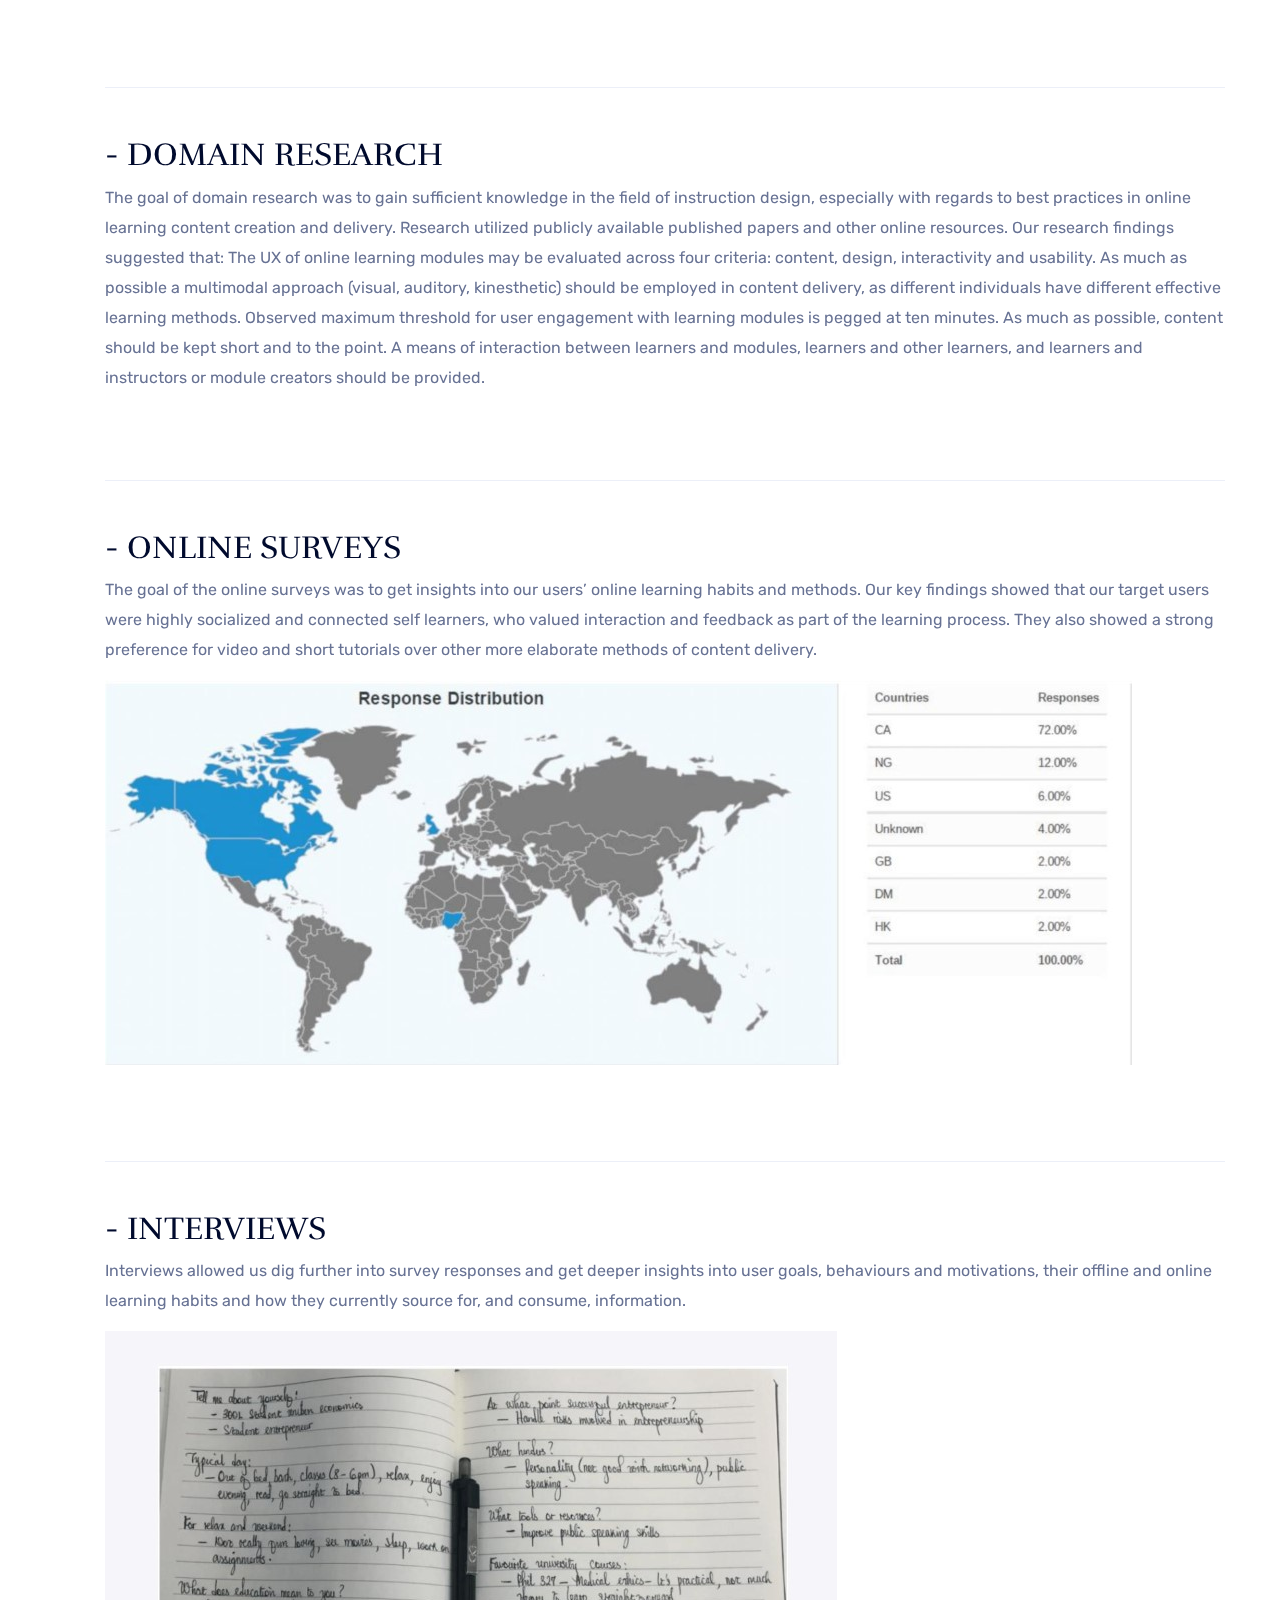
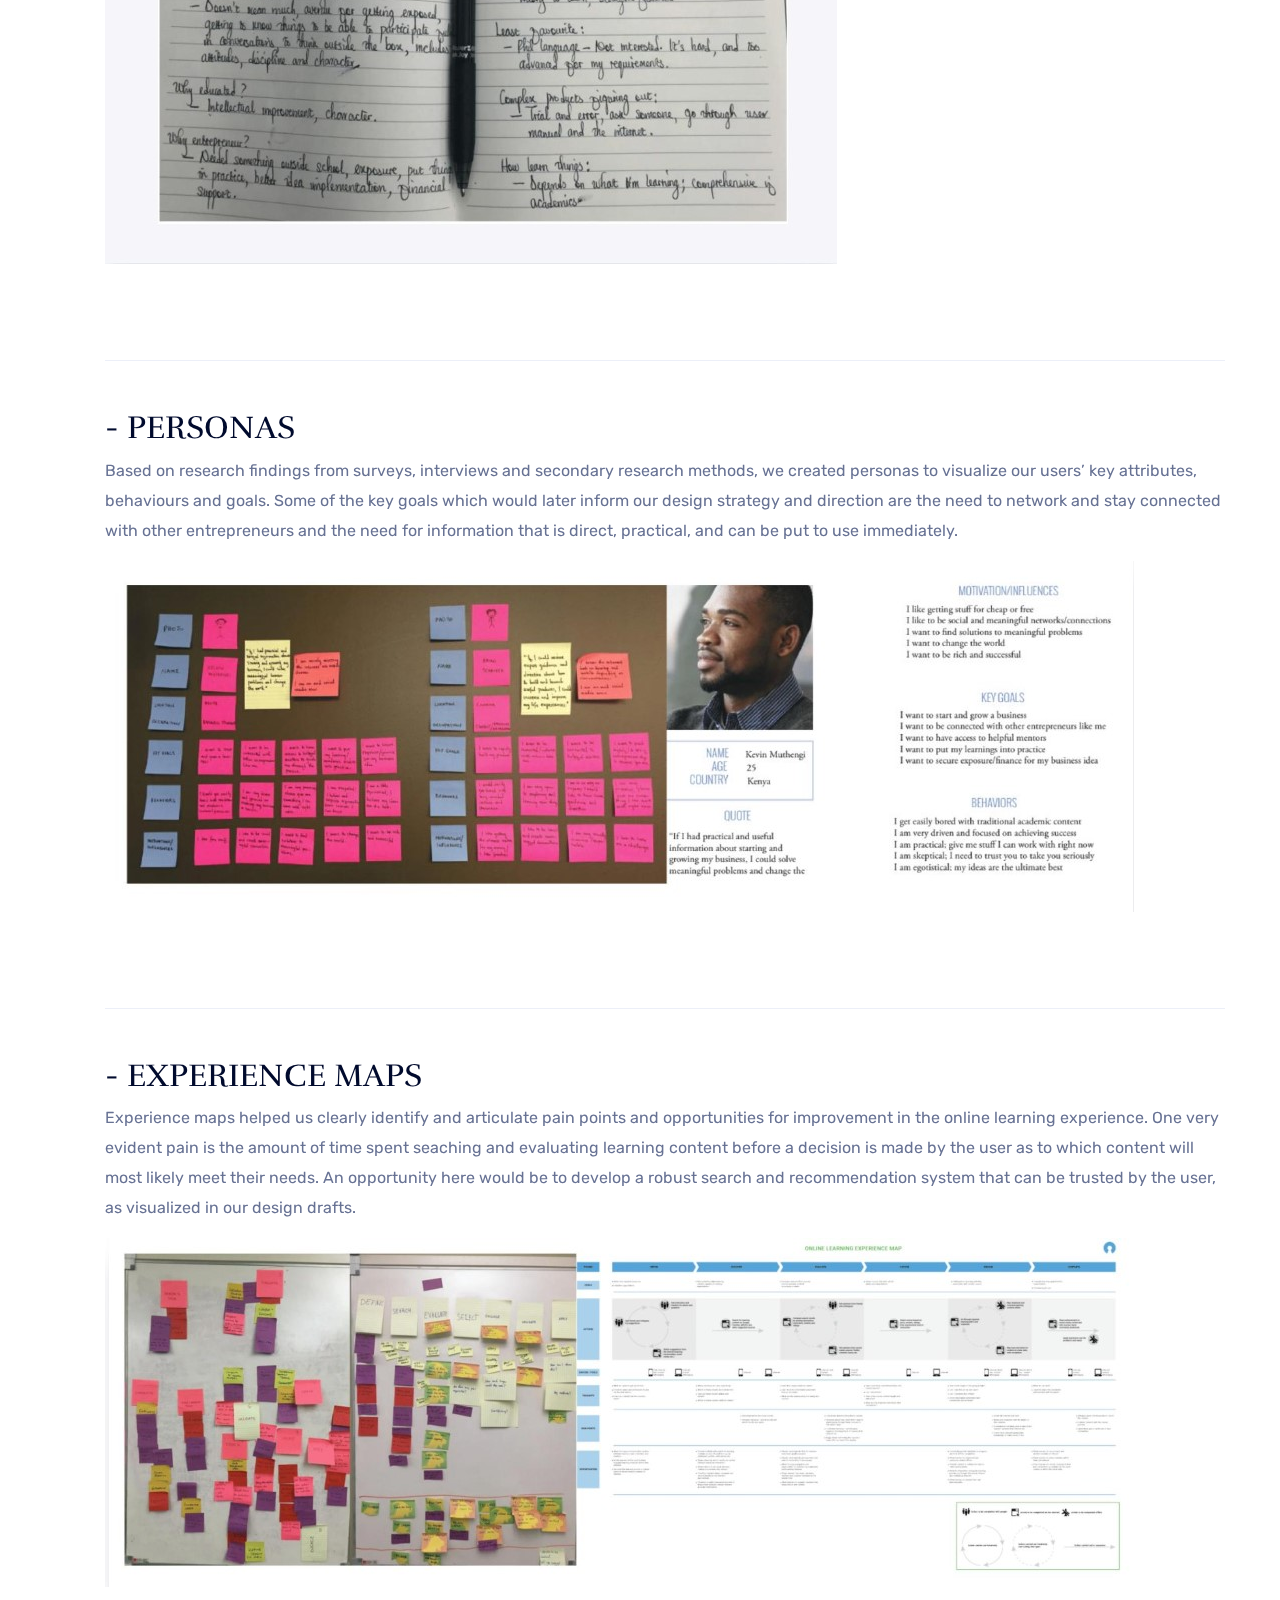
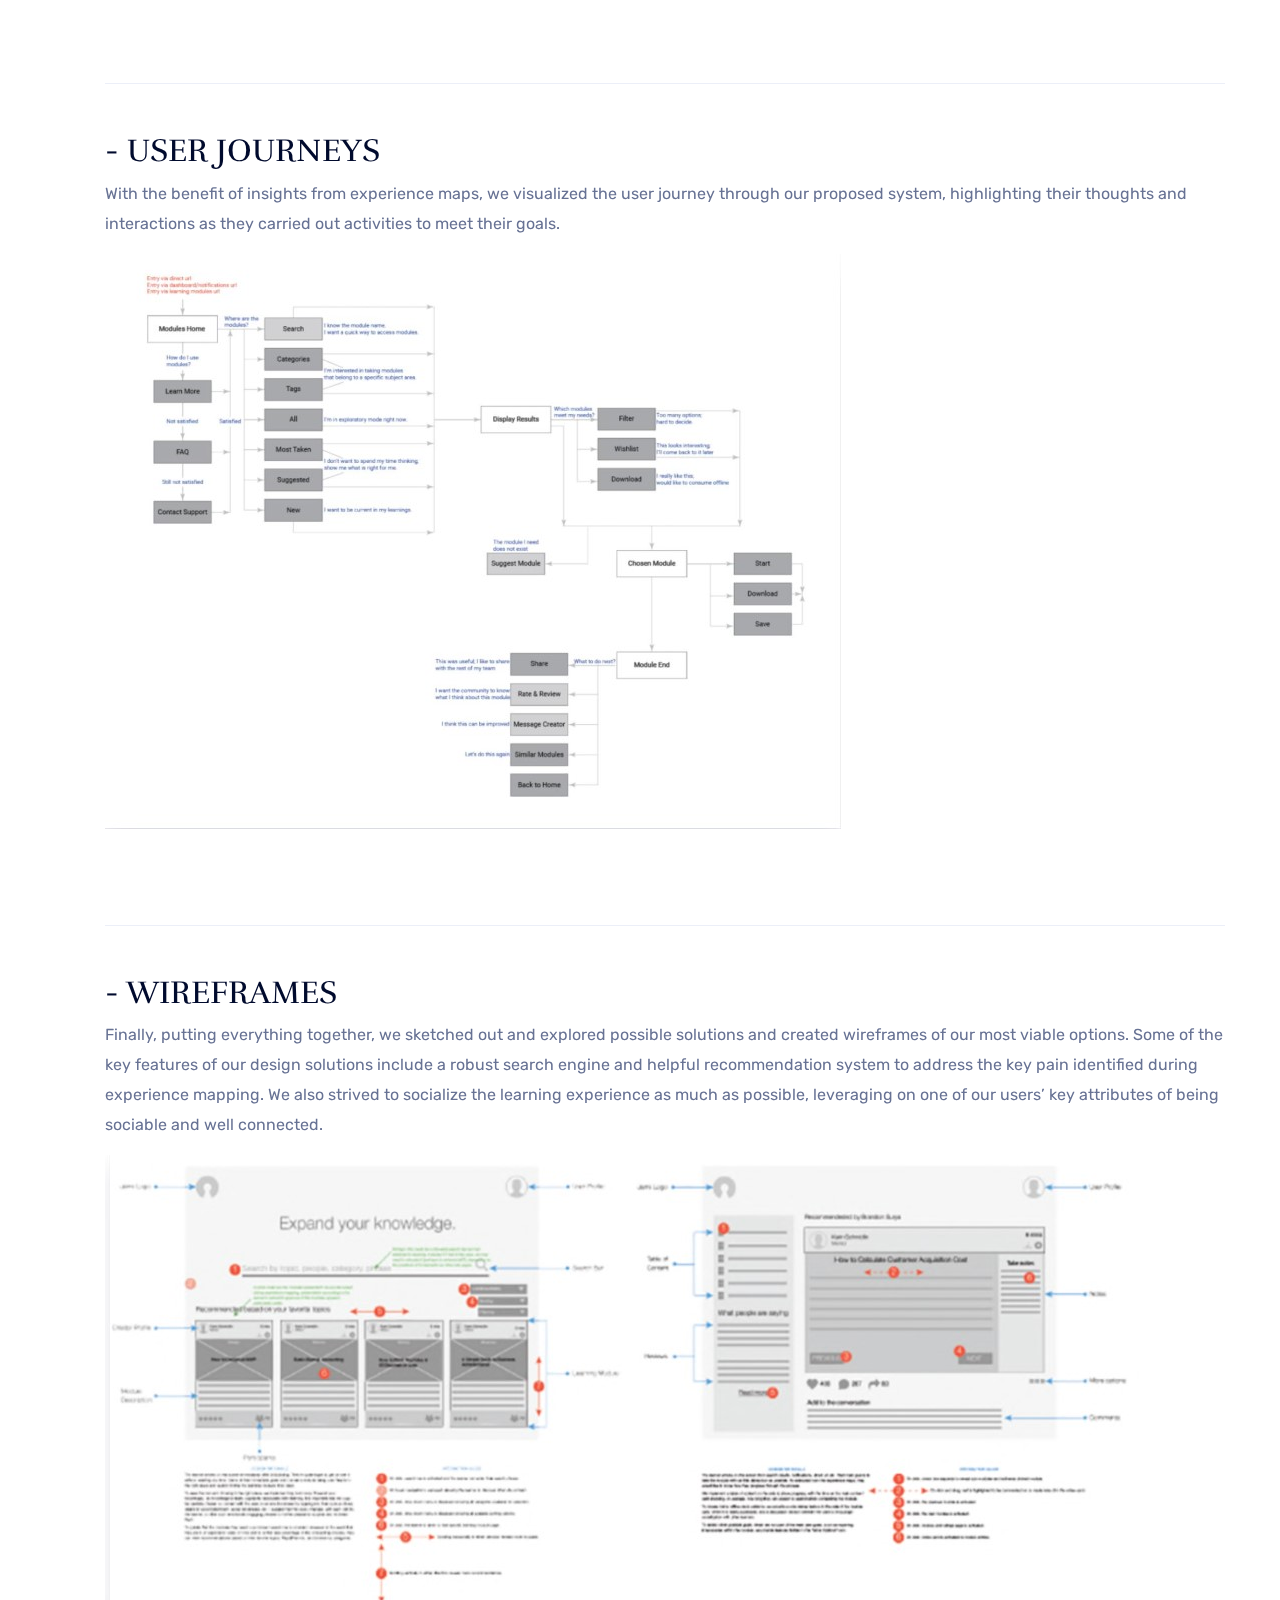
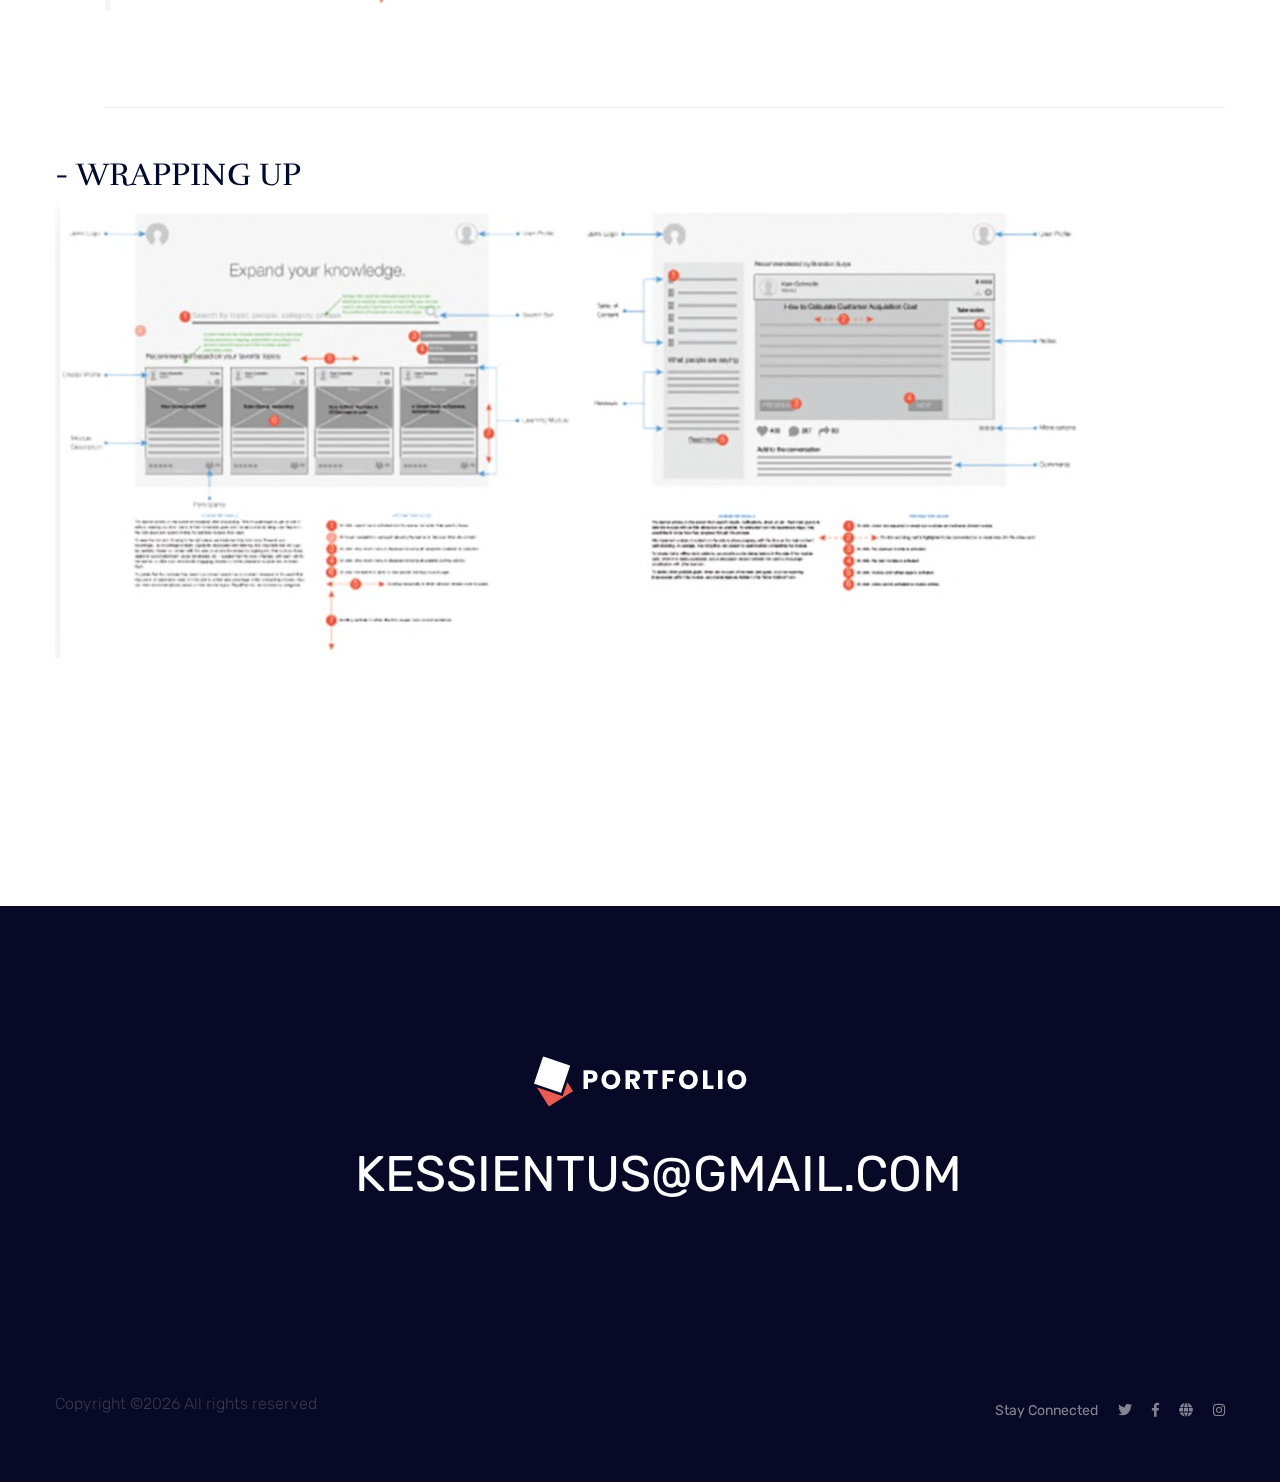
<file: User.html>
<!doctype html>
<html class="no-js" lang="zxx">
    <head>
        <meta charset="utf-8">
        <meta http-equiv="x-ua-compatible" content="ie=edge">
        <title>User Research </title>
        <meta name="description" content="">
        <meta name="viewport" content="width=device-width, initial-scale=1">
        <link rel="manifest" href="site.webmanifest">
		<link rel="shortcut icon" type="image/x-icon" href="assets/img/favicon.ico">

		<!-- CSS here -->
            <link rel="stylesheet" href="assets/css/bootstrap.min.css">
            <link rel="stylesheet" href="assets/css/owl.carousel.min.css">
            <link rel="stylesheet" href="assets/css/slicknav.css">
            <link rel="stylesheet" href="assets/css/flaticon.css">
            <link rel="stylesheet" href="assets/css/animate.min.css">
            <link rel="stylesheet" href="assets/css/magnific-popup.css">
            <link rel="stylesheet" href="assets/css/fontawesome-all.min.css">
            <link rel="stylesheet" href="assets/css/themify-icons.css">
            <link rel="stylesheet" href="assets/css/slick.css">
            <link rel="stylesheet" href="assets/css/nice-select.css">
            <link rel="stylesheet" href="assets/css/style.css">
   </head>

   <body>
    <!-- Preloader Start -->
    <div id="preloader-active">
        <div class="preloader d-flex align-items-center justify-content-center">
            <div class="preloader-inner position-relative">
                <div class="preloader-circle"></div>
                <div class="preloader-img pere-text">
                    <img src="assets/img/logo/loder.jpg" alt="">
                </div>
            </div>
        </div>
    </div>
    <!-- Preloader Start -->
    <header>
        <!-- Header Start -->
        <div class="header-area">
                <div class="main-header  header-sticky">
                    <div class="container-fluid">
                        <div class="row align-items-center">
                            <!-- Logo -->
                            <div class="col-xl-2 col-lg-2 col-md-1">
                                <div class="logo">
                                    <a href="index.html"><img src="assets/img/logo/logo.png" alt=""></a>
                                </div>
                            </div>
                            <div class="col-xl-10 col-lg-10 col-md-10">
                                <div class="menu-main d-flex align-items-center justify-content-end">
                                   <!-- Main-menu -->
                                   <div class="main-menu f-right d-none d-lg-block">
                                    <nav> 
                                        <ul id="navigation">
                                            <li><a href="index.html">Home</a></li>
                                            <li><a href="about.html">About</a></li>
                                            
                                            <li><a href="#">Case Study</a>
                                                <ul class="submenu">
                                                    <li><a href="portfolio_details.html">Product Design</a></li>
                                                    <li><a href="Uximprovement.html">Ux Improvement</a></li>
                                                    <li><a href="Designsystem.html">Design System</a></li>
                                                    <li><a href="User.html">User Research</a></li>
                                                </ul>
                                            <li><a href="contact.html">Contact</a></li>
                                        </ul>
                                    </nav>
                                </div>
                                <div class="header-right-btn f-right d-none d-xl-block ml-20">
                                    <a href="contact.html" class="btn header-btn">Get Free Consultent</a>
                                </div>
                            </div>
                        </div>  
                            <!-- Mobile Menu -->
                            <div class="col-12">
                                <div class="mobile_menu d-block d-lg-none"></div>
                            </div>
                        </div>
                    </div>
                </div>
        </div>
        <!-- Header End -->
    </header>
    <main>

        <!-- Header Start -->
        <div class="slider-area ">
            <div class="slider-height2 d-flex align-items-center">
                <div class="container">
                    <div class="row">
                        <div class="col-xl-12">
                            <div class="hero-cap">
                                <h2><strong>User Research</strong></h2>
                                <nav aria-label="breadcrumb ">
                                    <ol class="breadcrumb">
                                    <li class="breadcrumb-item"><a href="index.html">Home</a></li> 
                                    <li class="breadcrumb-item"><a href="#">User Research</a></li> 
                                    </ol>
                                </nav>
                            </div>
                        </div>
                    </div>
                </div>
            </div>
        </div>
        <!-- Header End -->
        <!-- Services Details Start -->
        <div class="portfolio-details-area section-padding2">
            <div class="container">
                <div class="row">
                    <div class="col-12">
                        <div class="portfolio-img">
                            <h2>- USER RESEARCH INTO ONLINE LEARNING EXPERIENCES OF MILLENIALS</h2>
                            <p>ROLES: USER RESEARCH, UX STRATEGY, UX DESIGN</p>
                            <hr class="mb-5 mt-5">
                        </div>
                    </div>
                </div>
                <div class="row">
                    <div class="col-sm-12">
                        <div class="details-caption pl-50">
                            <h2>- Challenge</h2>
                            <p>As a completely virtual incubator for entrepreneurs, one of the key
                                components of Jamii are learning modules, which would deliver relevant
                                and timely content to users in areas of design, marketing, customer
                                acquisition, etc.
                                With our users being globally distributed, and constantly pressed for time,
                                how might we design modules that are easy to use and engaging enough
                                to capture and retain their attention?
                            </p><br>
                            <h2>- What we did</h2>
                            <p>Surveys, interviews, competitive analyses and studies on online
                                instructional design were carried out to learn more about user goals and
                                needs to be addressed.
                                Personas, experience maps and userflows were developed based on
                                research findings to identify key pain points to be solved by our designs
                                and strategise on various possible design solutions.
                                Wireframes showing key interactions and design rationale were
                                developed to visualize our solution to the rest of the team.
                            </p><br>
                            <div class=" animate-box fadeInUp animated" data-animate-effect="fadeInTop">
                                <a href="images/Screenshoth_16.jpg" target="_blank">
                                    <div class="project" >
                                        <img src="images/Screenshoth_16.jpg" style="max-width: 100%;" alt="">
                                    </div>
                                </a><br><br>
                            </div>
                            <hr class="mb-5 mt-5">
                            <h2>- DOMAIN RESEARCH</h2>
                            <p>The goal of domain research was to gain sufficient knowledge in the field of instruction design,
                                especially with regards to best practices in online learning content creation and delivery.
                                Research utilized publicly available published papers and other online resources.
                                Our research findings suggested that:
                                The UX of online learning modules may be evaluated across four criteria: content, design,
                                interactivity and usability.
                                As much as possible a multimodal approach (visual, auditory, kinesthetic) should be employed
                                in content delivery, as different individuals have different effective learning methods.
                                Observed maximum threshold for user engagement with learning modules is pegged at ten
                                minutes.
                                As much as possible, content should be kept short and to the point.
                                A means of interaction between learners and modules, learners and other learners, and learners
                                and instructors or module creators should be provided. 
                            </p><br>
                            <hr class="mb-5 mt-5">
                            <h2>- ONLINE SURVEYS</h2>
                            <p>The goal of the online surveys was to get insights into our users’ online learning habits and
                                methods. Our key findings showed that our target users were highly socialized and connected
                                self learners, who valued interaction and feedback as part of the learning process. They also
                                showed a strong preference for video and short tutorials over other more elaborate methods of
                                content delivery.
                            </p>
                            <div class=" animate-box fadeInUp animated" data-animate-effect="fadeInTop">
                                <a href="images/Screenshoth_17.jpg" target="_blank">
                                    <div class="project" >
                                        <img src="images/Screenshoth_17.jpg" style="max-width: 100%;" alt="">
                                    </div>
                                </a><br><br>
                            </div>
                            <hr class="mb-5 mt-5">
                            <h2>- INTERVIEWS</h2>
                            <p>Interviews allowed us dig further into survey responses
                                and get deeper insights into user goals, behaviours and
                                motivations, their offline and online learning habits and
                                how they currently source for, and consume,
                                information.
                            </p>
                            <div class=" animate-box fadeInUp animated" data-animate-effect="fadeInTop">
                                <a href="images/Screenshoth_18.jpg" target="_blank">
                                    <div class="project" >
                                        <img src="images/Screenshoth_18.jpg" style="max-width: 100%;" alt="">
                                    </div>
                                </a><br><br>
                            </div>
                            <hr class="mb-5 mt-5">
                            <h2>- PERSONAS</h2>
                            <p> Based on research findings from surveys, interviews and secondary research methods, we
                                created personas to visualize our users’ key attributes, behaviours and goals. Some of the key
                                goals which would later inform our design strategy and direction are the need to network and
                                stay connected with other entrepreneurs and the need for information that is direct, practical,
                                and can be put to use immediately.
                            </p>
                            <div class=" animate-box fadeInUp animated" data-animate-effect="fadeInTop">
                                <a href="images/Screenshoth_19.jpg" target="_blank">
                                    <div class="project" >
                                        <img src="images/Screenshoth_19.jpg" style="max-width: 100%;" alt="">
                                    </div>
                                </a><br><br>
                            </div>    
                            <hr class="mb-5 mt-5">
                            <h2>- EXPERIENCE MAPS</h2>
                            <p>Experience maps helped us clearly identify and articulate pain points and opportunities for
                                improvement in the online learning experience. One very evident pain is the amount of time
                                spent seaching and evaluating learning content before a decision is made by the user as to
                                which content will most likely meet their needs. An opportunity here would be to develop a
                                robust search and recommendation system that can be trusted by the user, as visualized in our
                                design drafts.
                            </p>
                            <div class=" animate-box fadeInUp animated" data-animate-effect="fadeInTop">
                                <a href="images/Screenshoth_20.jpg" target="_blank">
                                    <div class="project" >
                                        <img src="images/Screenshoth_20.jpg" style="max-width: 100%;" alt="">
                                    </div>
                                </a><br><br>
                            </div> 
                            <hr class="mb-5 mt-5">
                            <h2>- USER JOURNEYS</h2>
                            <p>With the benefit of insights from experience maps, we
                                visualized the user journey through our proposed
                                system, highlighting their thoughts and interactions as
                                they carried out activities to meet their goals.
                            </p>
                            <div class=" animate-box fadeInUp animated" data-animate-effect="fadeInTop">
                                <a href="images/Screenshoth_21.jpg" target="_blank">
                                    <div class="project" >
                                        <img src="images/Screenshoth_21.jpg" style="max-width: 100%;" alt="">
                                    </div>
                                </a><br><br>
                            </div> 
                            <hr class="mb-5 mt-5">
                            <h2>- WIREFRAMES</h2>
                            <p>Finally, putting everything together, we sketched out and explored possible solutions and
                                created wireframes of our most viable options. Some of the key features of our design solutions
                                include a robust search engine and helpful recommendation system to address the key pain
                                identified during experience mapping. We also strived to socialize the learning experience as
                                much as possible, leveraging on one of our users’ key attributes of being sociable and well
                                connected.
                            </p>
                            <div class=" animate-box fadeInUp animated" data-animate-effect="fadeInTop">
                                <a href="images/Screenshoth_22.jpg" target="_blank">
                                    <div class="project" >
                                        <img src="images/Screenshoth_22.jpg" style="max-width: 100%;" alt="">
                                    </div>
                                </a><br><br>
                            </div> 
                            <hr class="mb-5 mt-5"> 
                            </div> <h2>- WRAPPING UP</h2>
                            <div class=" animate-box fadeInUp animated" data-animate-effect="fadeInTop">
                                <a href="images/Screenshoth_22.jpg" target="_blank">
                                    <div class="project" >
                                        <img src="images/Screenshoth_22.jpg" style="max-width: 100%;" alt="">
                                    </div>
                                </a><br><br>
                            </div>   
                        </div>
                    </div>
                </div>
            </div>
        </div>
        

    </main>
    <footer>
        <!-- Footer Start-->
        <div class="footer-area">
            <div class="container">
               <div class="footer-top footer-padding">
                   <div class="row justify-content-center">
                        <div class="col-lg-6">
                            <div class="footer-top-cap text-center">
                                <img src="assets/img/logo/logo2_footer.png" alt="">
                                <span><a href="mailto:KESSIENTUS@GMAIL.COM">KESSIENTUS@GMAIL.COM</a></span>
                            </div>
                        </div>
                   </div>
               </div>
                <div class="footer-bottom">
                    <div class="row d-flex justify-content-between align-items-center">
                        <div class="col-xl-9 col-lg-8">
                            <div class="footer-copy-right">
                                <p><!-- Link back to Colorlib can't be removed. Template is licensed under CC BY 3.0. -->
  Copyright &copy;<script>document.write(new Date().getFullYear());</script> All rights reserved 
  <!-- Link back to Colorlib can't be removed. Template is licensed under CC BY 3.0. --></p>
                            </div>
                        </div>
                        <div class="col-xl-3 col-lg-4">
                            <!-- Footer Social -->
                            <div class="footer-social f-right">
                                <a>Stay Connected</a>
                                <a href="#"><i class="fab fa-twitter"></i></a>
                                <a href="#"><i class="fab fa-facebook-f"></i></a>
                                <a href="#"><i class="fas fa-globe"></i></a>
                                <a href="#"><i class="fab fa-instagram"></i></a>
                            </div>
                        </div>
                    </div>
               </div>
            </div>
        </div>
        <!-- Footer End-->
    </footer>
    <!-- Scroll Up -->
    <div id="back-top" >
        <a title="Go to Top" href="#"> <i class="fas fa-level-up-alt"></i></a>
    </div>


    <!-- JS here -->
		<!-- All JS Custom Plugins Link Here here -->
        <script src="./assets/js/vendor/modernizr-3.5.0.min.js"></script>
		<!-- Jquery, Popper, Bootstrap -->
		<script src="./assets/js/vendor/jquery-1.12.4.min.js"></script>
        <script src="./assets/js/popper.min.js"></script>
        <script src="./assets/js/bootstrap.min.js"></script>
	    <!-- Jquery Mobile Menu -->
        <script src="./assets/js/jquery.slicknav.min.js"></script>

		<!-- Jquery Slick , Owl-Carousel Plugins -->
        <script src="./assets/js/owl.carousel.min.js"></script>
        <script src="./assets/js/slick.min.js"></script>
		<!-- One Page, Animated-HeadLin -->
        <script src="./assets/js/wow.min.js"></script>
		<script src="./assets/js/animated.headline.js"></script>
        <script src="./assets/js/jquery.magnific-popup.js"></script>

		<!-- Nice-select, sticky -->
        <script src="./assets/js/jquery.nice-select.min.js"></script>
		<script src="./assets/js/jquery.sticky.js"></script>
        
        <!-- contact js -->
        <script src="./assets/js/contact.js"></script>
        <script src="./assets/js/jquery.form.js"></script>
        <script src="./assets/js/jquery.validate.min.js"></script>
        <script src="./assets/js/mail-script.js"></script>
        <script src="./assets/js/jquery.ajaxchimp.min.js"></script>
        
		<!-- Jquery Plugins, main Jquery -->	
        <script src="./assets/js/plugins.js"></script>
        <script src="./assets/js/main.js"></script>
        
    </body>
</html>
</file>
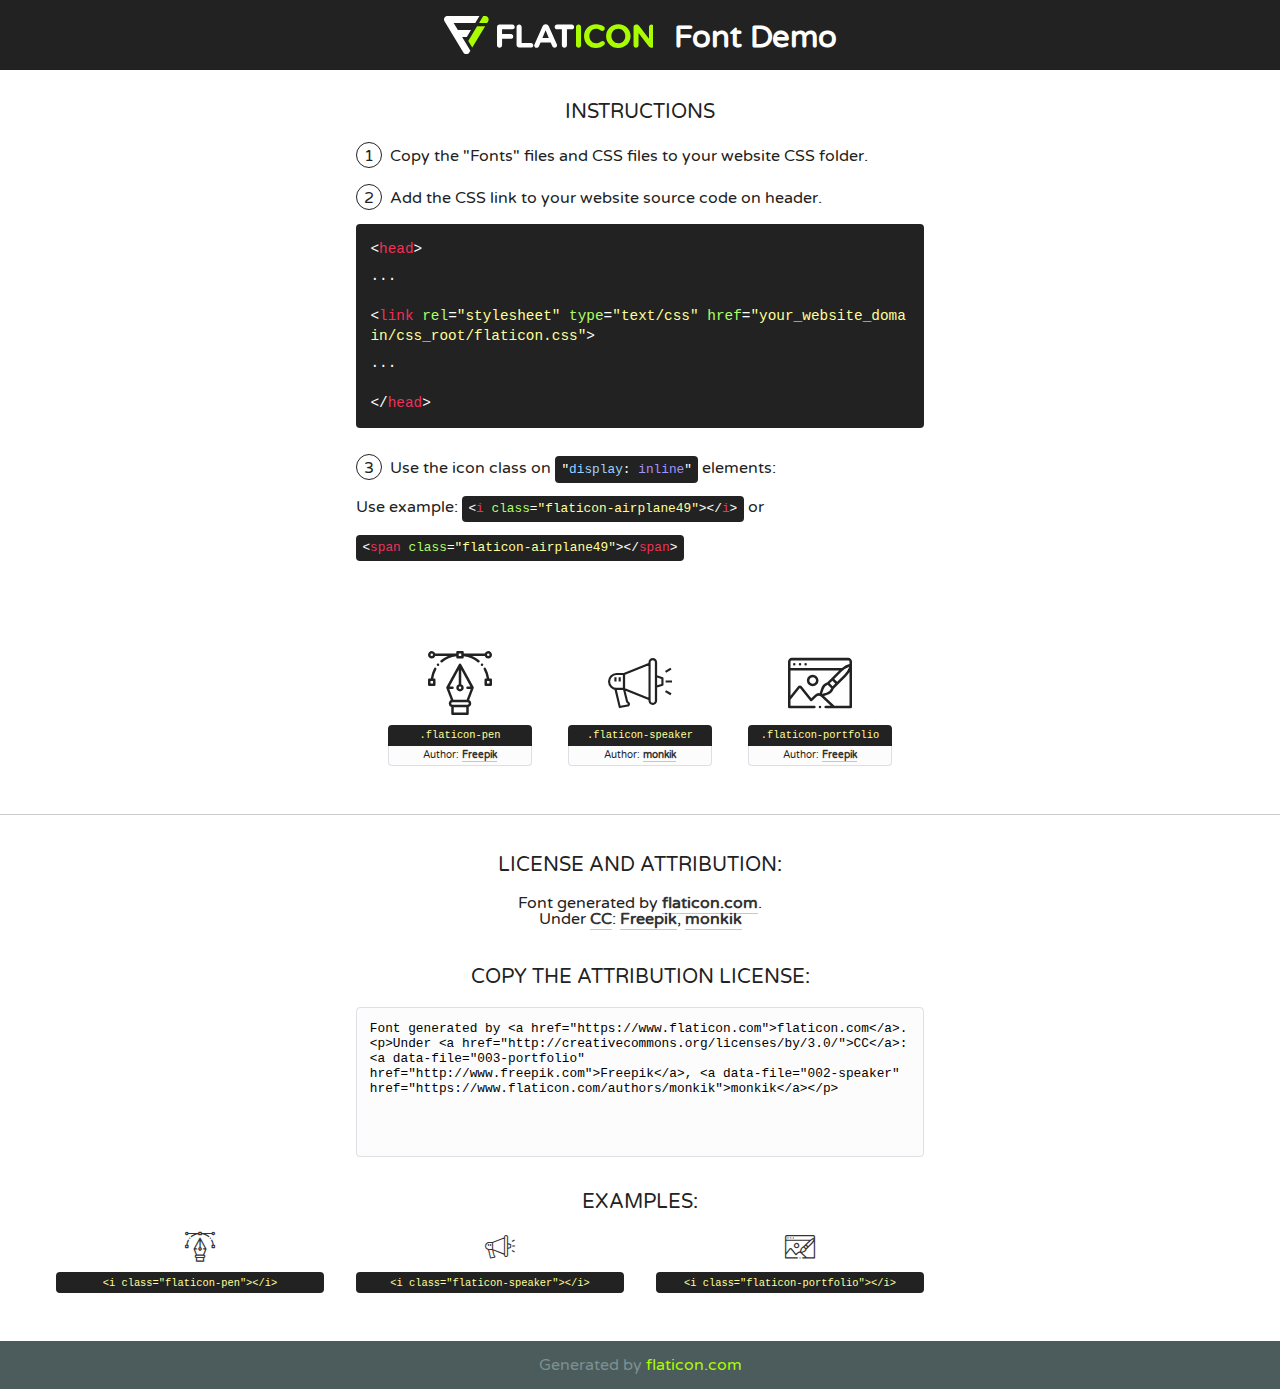
<file: assets/fonts/flaticon.html>
<!DOCTYPE html>
<!--
  Flaticon icon font: Flaticon
  Creation date: 30/03/2020 06:48
-->
<html>
<!DOCTYPE html>
<html>

<head>
    <title>Flaticon WebFont</title>
    <link href="http://fonts.googleapis.com/css?family=Varela+Round" rel="stylesheet" type="text/css" />
    <link rel="stylesheet" type="text/css" href="flaticon.css">
    <meta charset="UTF-8">
    <style>
    html, body, div, span, applet, object, iframe,
    h1, h2, h3, h4, h5, h6, p, blockquote, pre,
    a, abbr, acronym, address, big, cite, code,
    del, dfn, em, img, ins, kbd, q, s, samp,
    small, strike, strong, sub, sup, tt, var,
    b, u, i, center,
    dl, dt, dd, ol, ul, li,
    fieldset, form, label, legend,
    table, caption, tbody, tfoot, thead, tr, th, td,
    article, aside, canvas, details, embed, 
    figure, figcaption, footer, header, hgroup, 
    menu, nav, output, ruby, section, summary,
    time, mark, audio, video {
        margin: 0;
        padding: 0;
        border: 0;
        font-size: 100%;
        font: inherit;
        vertical-align: baseline;
    }
    /* HTML5 display-role reset for older browsers */
    article, aside, details, figcaption, figure, 
    footer, header, hgroup, menu, nav, section {
        display: block;
    }
    body {
        line-height: 1;
    }
    ol, ul {
        list-style: none;
    }
    blockquote, q {
        quotes: none;
    }
    blockquote:before, blockquote:after,
    q:before, q:after {
        content: '';
        content: none;
    }
    table {
        border-collapse: collapse;
        border-spacing: 0;
    }
    body {
        font-family: 'Varela Round', Helvetica, Arial, sans-serif;
        font-size: 16px;
        color: #222;
    }
    a {
        color: #333;
        border-bottom: 1px solid #a9fd00;
        font-weight: bold;
        text-decoration: none;
    }
    * {
        -moz-box-sizing: border-box;
        -webkit-box-sizing: border-box;
        box-sizing: border-box;
        margin: 0;
        padding: 0;
    }
    [class^="flaticon-"]:before, [class*=" flaticon-"]:before, [class^="flaticon-"]:after, [class*=" flaticon-"]:after {
        font-family: Flaticon;
        font-size: 30px;
        font-style: normal;
        margin-left: 20px;
        color: #333;
    }
    .wrapper {
        max-width: 600px;
        margin: auto;
        padding: 0 1em;
    }
    .title {
        font-size: 1.25em;
        text-align: center;
        margin-bottom: 1em;
        text-transform: uppercase;
    }
    header {
        text-align: center;
        background-color: #222;
        color: #fff;
        padding: 1em;
    }
    header .logo {
        width: 210px;
        height: 38px;
        display: inline-block;
        vertical-align: middle;
        margin-right: 1em;
        border: none;
    }
    header strong {
        font-size: 1.95em;
        font-weight: bold;
        vertical-align: middle;
        margin-top: 5px;
        display: inline-block;
    }
    .demo {
        margin: 2em auto;
        line-height: 1.25em;
    }
    .demo ul li {
        margin-bottom: 1em;
    }
    .demo ul li .num {
        color: #222;
        border-radius: 20px;
        display: inline-block;
        width: 26px;
        padding: 3px;
        height: 26px;
        text-align: center;
        margin-right: 0.5em;
        border: 1px solid #222;
    }
    .demo ul li code {
        background-color: #222;
        border-radius: 4px;
        padding: 0.25em 0.5em;
        display: inline-block;
        color: #fff;
        font-family: Consolas,Monaco,Lucida Console,Liberation Mono,DejaVu Sans Mono,Bitstream Vera Sans Mono,Courier New, monospace;
        font-weight: lighter;
        margin-top: 1em;
        font-size: 0.8em;
        word-break: break-all;
    }
    .demo ul li code.big {
        padding: 1em;
        font-size: 0.9em;
    }
    .demo ul li code .red {
        color: #EF3159;
    }
    .demo ul li code .green {
        color: #ACFF65;
    }
    .demo ul li code .yellow {
        color: #FFFF99;
    }
    .demo ul li code .blue {
        color: #99D3FF;
    }
    .demo ul li code .purple {
        color: #A295FF;
    }
    .demo ul li code .dots {
        margin-top: 0.5em;
        display: block;
    }
    #glyphs {
        border-bottom: 1px solid #ccc;
        padding: 2em 0;
        text-align: center;
    }
    .glyph {
        display: inline-block;
        width: 9em;
        margin: 1em;
        text-align: center;
        vertical-align: top;
        background: #FFF;
    }
    .glyph .glyph-icon {
        padding: 10px;
        display: block;
        font-family:"Flaticon";
        font-size: 64px;
        line-height: 1;
    }
    .glyph .glyph-icon:before {
        font-size: 64px;
        color: #222;
        margin-left: 0;
    }
    .class-name {
        font-size: 0.65em;
        background-color: #222;
        color: #fff;
        border-radius: 4px 4px 0 0;
        padding: 0.5em;
        color: #FFFF99;
        font-family: Consolas,Monaco,Lucida Console,Liberation Mono,DejaVu Sans Mono,Bitstream Vera Sans Mono,Courier New, monospace;
    }
    .author-name {
        font-size: 0.6em;
        background-color: #fcfcfd;
        border: 1px solid #DEDEE4;
        border-top: 0;
        border-radius: 0 0 4px 4px;
        padding: 0.5em;
    }
    .class-name:last-child {
        font-size: 10px;
        color:#888;
    }
    .class-name:last-child a {
        font-size: 10px;
        color:#555;
    }
    .class-name:last-child a:hover {
        color:#a9fd00;
    }
    .glyph > input {
        display: block;
        width: 100px;
        margin: 5px auto;
        text-align: center;
        font-size: 12px;
        cursor: text;
    }
    .glyph > input.icon-input {
        font-family:"Flaticon";
        font-size: 16px;
        margin-bottom: 10px;
    }
    .attribution .title {
        margin-top: 2em;
    }
    .attribution textarea {
        background-color: #fcfcfd;
        padding: 1em;
        border: none;
        box-shadow: none;
        border: 1px solid #DEDEE4;
        border-radius: 4px;
        resize: none;
        width: 100%;
        height: 150px;
        font-size: 0.8em;
        font-family: Consolas,Monaco,Lucida Console,Liberation Mono,DejaVu Sans Mono,Bitstream Vera Sans Mono,Courier New, monospace;
        -webkit-appearance: none;
    }
    .iconsuse {
        margin: 2em auto;
        text-align: center;
        max-width: 1200px;
    }
    .iconsuse:after {
        content: '';
        display: table;
        clear: both;
    }
    .iconsuse .image {
        float: left;
        width: 25%;
        padding: 0 1em;
    }
    .iconsuse .image p {
        margin-bottom: 1em;
    }
    .iconsuse .image span {
        display: block;
        font-size: 0.65em;
        background-color: #222;
        color: #fff;
        border-radius: 4px;
        padding: 0.5em;
        color: #FFFF99;
        margin-top: 1em;
        font-family: Consolas,Monaco,Lucida Console,Liberation Mono,DejaVu Sans Mono,Bitstream Vera Sans Mono,Courier New, monospace;
    }
    #footer {
        text-align: center;
        background-color: #4C5B5C;
        color: #7c9192;
        padding: 1em;
    }
    #footer a {
        border: none;
        color: #a9fd00;
        font-weight: normal;
    }
    @media (max-width: 960px) {
        .iconsuse .image {
            width: 50%;
        }
    }
    @media (max-width: 560px) {
        .iconsuse .image {
            width: 100%;
        }
    }
    </style>
</head>

<body class="characters-off">

    <header>
        <a href="https://www.flaticon.com" target="_blank" class="logo">
            <svg version="1.1" xmlns="http://www.w3.org/2000/svg" xmlns:xlink="http://www.w3.org/1999/xlink" xmlns:a="http://ns.adobe.com/AdobeSVGViewerExtensions/3.0/" viewBox="0 0 560.875 102.036" enable-background="new 0 0 560.875 102.036" xml:space="preserve">
                <defs>
                </defs>
                <g>
                    <g class="letters">
                        <path fill="#ffffff" d="M141.596,29.675c0-3.777,2.985-6.767,6.764-6.767h34.438c3.426,0,6.15,2.728,6.15,6.15
                        c0,3.43-2.724,6.149-6.15,6.149h-27.674v13.091h23.719c3.429,0,6.151,2.724,6.151,6.15c0,3.43-2.723,6.149-6.151,6.149h-23.719
                        v17.574c0,3.773-2.986,6.761-6.764,6.761c-3.779,0-6.764-2.989-6.764-6.761V29.675z"></path>
                        <path fill="#ffffff" d="M193.844,29.149c0-3.781,2.985-6.767,6.764-6.767c3.776,0,6.763,2.985,6.763,6.767v42.957h25.039
                        c3.426,0,6.149,2.726,6.149,6.153c0,3.425-2.723,6.15-6.149,6.15h-31.802c-3.779,0-6.764-2.986-6.764-6.768V29.149z"></path>
                        <path fill="#ffffff" d="M241.891,75.71l21.438-48.407c1.492-3.341,4.215-5.357,7.906-5.357h0.792
                        c3.686,0,6.323,2.017,7.815,5.357l21.439,48.407c0.436,0.967,0.701,1.845,0.701,2.723c0,3.602-2.809,6.501-6.414,6.501
                        c-3.161,0-5.269-1.845-6.499-4.655l-4.132-9.661h-27.059l-4.301,10.102c-1.144,2.631-3.426,4.214-6.237,4.214
                        c-3.517,0-6.24-2.81-6.24-6.325C241.1,77.64,241.451,76.677,241.891,75.71z M279.932,58.666l-8.521-20.297l-8.526,20.297H279.932
                        z"></path>
                        <path fill="#ffffff" d="M314.864,35.387H301.86c-3.429,0-6.239-2.813-6.239-6.238c0-3.429,2.811-6.24,6.239-6.24h39.533
                        c3.426,0,6.237,2.811,6.237,6.24c0,3.425-2.811,6.238-6.237,6.238h-13.001v42.785c0,3.773-2.99,6.761-6.764,6.761
                        c-3.779,0-6.764-2.989-6.764-6.761V35.387z"></path>
                        <path fill="#A9FD00" d="M352.615,29.149c0-3.781,2.985-6.767,6.767-6.767c3.774,0,6.761,2.985,6.761,6.767v49.024
                        c0,3.773-2.987,6.761-6.761,6.761c-3.781,0-6.767-2.989-6.767-6.761V29.149z"></path>
                        <path fill="#A9FD00" d="M374.132,53.836v-0.179c0-17.481,13.178-31.801,32.065-31.801c9.22,0,15.459,2.458,20.557,6.238
                        c1.402,1.054,2.637,2.985,2.637,5.357c0,3.692-2.985,6.59-6.681,6.59c-1.845,0-3.071-0.702-4.044-1.319
                        c-3.776-2.813-7.729-4.393-12.562-4.393c-10.364,0-17.831,8.611-17.831,19.154v0.173c0,10.542,7.291,19.329,17.831,19.329
                        c5.715,0,9.492-1.756,13.359-4.834c1.049-0.874,2.458-1.491,4.039-1.491c3.429,0,6.325,2.813,6.325,6.236
                        c0,2.106-1.056,3.78-2.282,4.834c-5.539,4.834-12.036,7.733-21.878,7.733C387.572,85.464,374.132,71.493,374.132,53.836z"></path>
                        <path fill="#A9FD00" d="M433.009,53.836v-0.179c0-17.481,13.79-31.801,32.766-31.801c18.981,0,32.592,14.143,32.592,31.628v0.173
                        c0,17.483-13.785,31.807-32.769,31.807C446.625,85.464,433.009,71.32,433.009,53.836z M484.224,53.836v-0.179
                        c0-10.539-7.725-19.326-18.626-19.326c-10.893,0-18.449,8.611-18.449,19.154v0.173c0,10.542,7.73,19.329,18.626,19.329
                        C476.676,72.986,484.224,64.378,484.224,53.836z"></path>
                        <path fill="#A9FD00" d="M506.233,29.321c0-3.774,2.99-6.763,6.767-6.763h1.401c3.252,0,5.183,1.583,7.029,3.953l26.093,34.265
                        V29.059c0-3.692,2.99-6.677,6.681-6.677c3.683,0,6.671,2.985,6.671,6.677v48.934c0,3.78-2.987,6.765-6.764,6.765h-0.436
                        c-3.257,0-5.188-1.581-7.034-3.953l-27.056-35.492v32.944c0,3.687-2.985,6.676-6.678,6.676c-3.683,0-6.673-2.989-6.673-6.676
                        V29.321z"></path>
                    </g>
                    <g class="insignia">
                        <path fill="#ffffff" d="M48.372,56.137h12.517l11.156-18.537H37.186L25.688,18.539h57.825L94.668,0H9.271
                        C5.925,0,2.842,1.801,1.198,4.716c-1.644,2.907-1.593,6.482,0.134,9.343l50.38,83.501c1.678,2.781,4.689,4.476,7.938,4.476
                        c3.246,0,6.257-1.695,7.935-4.476l2.898-4.804L48.372,56.137z"></path>
                        <g class="i">
                            <path fill="#A9FD00" d="M93.575,18.539h0.031v0.004l21.652,0.004l2.705-4.488c1.727-2.861,1.778-6.436,0.133-9.343
                            C116.454,1.801,113.371,0,110.026,0h-5.294L93.575,18.539z"></path>
                            <polygon fill="#A9FD00" points="88.291,27.356 64.725,66.486 75.519,84.404 109.942,27.356"></polygon>
                        </g>
                    </g>
                </g>
            </svg>
        </a>
        <strong>Font Demo</strong>
    </header>


    <section class="demo wrapper">

        <p class="title">Instructions</p>

        <ul>
            <li>
                <span class="num">1</span>Copy the "Fonts" files and CSS files to your website CSS folder.
            </li>
            <li>
                <span class="num">2</span>Add the CSS link to your website source code on header.
                <code class="big">
                    &lt;<span class="red">head</span>&gt;
                    <br/><span class="dots">...</span>
                    <br/>&lt;<span class="red">link</span> <span class="green">rel</span>=<span class="yellow">"stylesheet"</span> <span class="green">type</span>=<span class="yellow">"text/css"</span> <span class="green">href</span>=<span class="yellow">"your_website_domain/css_root/flaticon.css"</span>&gt;
                    <br/><span class="dots">...</span>
                    <br/>&lt;/<span class="red">head</span>&gt;
                </code>
            </li>

            <li>
                <p>
                    <span class="num">3</span>Use the icon class on <code>"<span class="blue">display</span>:<span class="purple"> inline</span>"</code> elements:
                    <br />
                    Use example: <code>&lt;<span class="red">i</span> <span class="green">class</span>=<span class="yellow">&quot;flaticon-airplane49&quot;</span>&gt;&lt;/<span class="red">i</span>&gt;</code> or <code>&lt;<span class="red">span</span> <span class="green">class</span>=<span class="yellow">&quot;flaticon-airplane49&quot;</span>&gt;&lt;/<span class="red">span</span>&gt;</code>
            </li>
        </ul>

    </section>




   <section id="glyphs">          
    
      
        <div class="glyph"><div class="glyph-icon flaticon-pen"></div>
            <div class="class-name">.flaticon-pen</div>
            <div class="author-name">Author: <a data-file="001-pen" href="http://www.freepik.com">Freepik</a> </div> 
        </div>        
        
        <div class="glyph"><div class="glyph-icon flaticon-speaker"></div>
            <div class="class-name">.flaticon-speaker</div>
            <div class="author-name">Author: <a data-file="002-speaker" href="https://www.flaticon.com/authors/monkik">monkik</a> </div> 
        </div>        
        
        <div class="glyph"><div class="glyph-icon flaticon-portfolio"></div>
            <div class="class-name">.flaticon-portfolio</div>
            <div class="author-name">Author: <a data-file="003-portfolio" href="http://www.freepik.com">Freepik</a> </div> 
        </div>        
        

    </section>



    <section class="attribution wrapper"   style="text-align:center;">

      <div class="title">License and attribution:</div><div class="attrDiv">Font generated by <a href="https://www.flaticon.com">flaticon.com</a>. <div><p>Under <a href="http://creativecommons.org/licenses/by/3.0/">CC</a>: <a data-file="003-portfolio" href="http://www.freepik.com">Freepik</a>, <a data-file="002-speaker" href="https://www.flaticon.com/authors/monkik">monkik</a></p>  </div>
      </div>
      <div class="title">Copy the Attribution License:</div>

    <textarea onclick="this.focus();this.select();">Font generated by &lt;a href=&quot;https://www.flaticon.com&quot;&gt;flaticon.com&lt;/a&gt;. <p>Under <a href="http://creativecommons.org/licenses/by/3.0/">CC</a>: <a data-file="003-portfolio" href="http://www.freepik.com">Freepik</a>, <a data-file="002-speaker" href="https://www.flaticon.com/authors/monkik">monkik</a></p>  
     </textarea>

    </section>

    <section class="iconsuse">

          <div class="title">Examples:</div>            
             
            <div class="image">
                <p>
                    <i class="glyph-icon flaticon-pen"></i> 
                    <span>&lt;i class=&quot;flaticon-pen&quot;&gt;&lt;/i&gt;</span>
                </p>
            </div>
            
            <div class="image">
                <p>
                    <i class="glyph-icon flaticon-speaker"></i> 
                    <span>&lt;i class=&quot;flaticon-speaker&quot;&gt;&lt;/i&gt;</span>
                </p>
            </div>
            
            <div class="image">
                <p>
                    <i class="glyph-icon flaticon-portfolio"></i> 
                    <span>&lt;i class=&quot;flaticon-portfolio&quot;&gt;&lt;/i&gt;</span>
                </p>
            </div>
                       
        </div>
                            
    </section>

<div id="footer">
    <div>Generated by <a href="https://www.flaticon.com">flaticon.com</a>
    </div>
</div>



</body>
</html>
</file>
<file: assets/css/flaticon.css>
/*
  	Flaticon icon font: Flaticon
  	Creation date: 30/03/2020 06:48
  	*/

@font-face {
  font-family: "Flaticon";
  src: url("../fonts/Flaticon.eot");
  src: url("../fonts/Flaticon.eot?#iefix") format("embedded-opentype"),
       url("../fonts/Flaticon.woff2") format("woff2"),
       url("../fonts/Flaticon.woff") format("woff"),
       url("../fonts/Flaticon.ttf") format("truetype"),
       url("../fonts/Flaticon.svg#Flaticon") format("svg");
  font-weight: normal;
  font-style: normal;
}

@media screen and (-webkit-min-device-pixel-ratio:0) {
  @font-face {
    font-family: "Flaticon";
    src: url("../fonts/Flaticon.svg#Flaticon") format("svg");
  }
}

[class^="flaticon-"]:before, [class*=" flaticon-"]:before,
[class^="flaticon-"]:after, [class*=" flaticon-"]:after {   
  font-family: Flaticon;
font-style: normal;
}

.flaticon-pen:before { content: "\f100"; }
.flaticon-speaker:before { content: "\f101"; }
.flaticon-portfolio:before { content: "\f102"; }
</file>
<file: assets/css/themify-icons.css>
@font-face {
	font-family: 'themify';
	src:url('../fonts/themify.eot?-fvbane');


	src:url('../fonts/themify.eot?#iefix-fvbane') format('embedded-opentype'),
		url('../fonts/themify.woff?-fvbane') format('woff'),
		url('../fonts/themify.ttf?-fvbane') format('truetype'),
		url('../fonts/themify.svg?-fvbane#themify') format('svg');
	font-weight: normal;
	font-style: normal;
}

[class^="ti-"], [class*=" ti-"] {
	font-family: 'themify';
	speak: none;
	font-style: normal;
	font-weight: normal;
	font-variant: normal;
	text-transform: none;
	line-height: 1;

	/* Better Font Rendering =========== */
	-webkit-font-smoothing: antialiased;
	-moz-osx-font-smoothing: grayscale;
}

.ti-wand:before {
	content: "\e600";
}
.ti-volume:before {
	content: "\e601";
}
.ti-user:before {
	content: "\e602";
}
.ti-unlock:before {
	content: "\e603";
}
.ti-unlink:before {
	content: "\e604";
}
.ti-trash:before {
	content: "\e605";
}
.ti-thought:before {
	content: "\e606";
}
.ti-target:before {
	content: "\e607";
}
.ti-tag:before {
	content: "\e608";
}
.ti-tablet:before {
	content: "\e609";
}
.ti-star:before {
	content: "\e60a";
}
.ti-spray:before {
	content: "\e60b";
}
.ti-signal:before {
	content: "\e60c";
}
.ti-shopping-cart:before {
	content: "\e60d";
}
.ti-shopping-cart-full:before {
	content: "\e60e";
}
.ti-settings:before {
	content: "\e60f";
}
.ti-search:before {
	content: "\e610";
}
.ti-zoom-in:before {
	content: "\e611";
}
.ti-zoom-out:before {
	content: "\e612";
}
.ti-cut:before {
	content: "\e613";
}
.ti-ruler:before {
	content: "\e614";
}
.ti-ruler-pencil:before {
	content: "\e615";
}
.ti-ruler-alt:before {
	content: "\e616";
}
.ti-bookmark:before {
	content: "\e617";
}
.ti-bookmark-alt:before {
	content: "\e618";
}
.ti-reload:before {
	content: "\e619";
}
.ti-plus:before {
	content: "\e61a";
}
.ti-pin:before {
	content: "\e61b";
}
.ti-pencil:before {
	content: "\e61c";
}
.ti-pencil-alt:before {
	content: "\e61d";
}
.ti-paint-roller:before {
	content: "\e61e";
}
.ti-paint-bucket:before {
	content: "\e61f";
}
.ti-na:before {
	content: "\e620";
}
.ti-mobile:before {
	content: "\e621";
}
.ti-minus:before {
	content: "\e622";
}
.ti-medall:before {
	content: "\e623";
}
.ti-medall-alt:before {
	content: "\e624";
}
.ti-marker:before {
	content: "\e625";
}
.ti-marker-alt:before {
	content: "\e626";
}
.ti-arrow-up:before {
	content: "\e627";
}
.ti-arrow-right:before {
	content: "\e628";
}
.ti-arrow-left:before {
	content: "\e629";
}
.ti-arrow-down:before {
	content: "\e62a";
}
.ti-lock:before {
	content: "\e62b";
}
.ti-location-arrow:before {
	content: "\e62c";
}
.ti-link:before {
	content: "\e62d";
}
.ti-layout:before {
	content: "\e62e";
}
.ti-layers:before {
	content: "\e62f";
}
.ti-layers-alt:before {
	content: "\e630";
}
.ti-key:before {
	content: "\e631";
}
.ti-import:before {
	content: "\e632";
}
.ti-image:before {
	content: "\e633";
}
.ti-heart:before {
	content: "\e634";
}
.ti-heart-broken:before {
	content: "\e635";
}
.ti-hand-stop:before {
	content: "\e636";
}
.ti-hand-open:before {
	content: "\e637";
}
.ti-hand-drag:before {
	content: "\e638";
}
.ti-folder:before {
	content: "\e639";
}
.ti-flag:before {
	content: "\e63a";
}
.ti-flag-alt:before {
	content: "\e63b";
}
.ti-flag-alt-2:before {
	content: "\e63c";
}
.ti-eye:before {
	content: "\e63d";
}
.ti-export:before {
	content: "\e63e";
}
.ti-exchange-vertical:before {
	content: "\e63f";
}
.ti-desktop:before {
	content: "\e640";
}
.ti-cup:before {
	content: "\e641";
}
.ti-crown:before {
	content: "\e642";
}
.ti-comments:before {
	content: "\e643";
}
.ti-comment:before {
	content: "\e644";
}
.ti-comment-alt:before {
	content: "\e645";
}
.ti-close:before {
	content: "\e646";
}
.ti-clip:before {
	content: "\e647";
}
.ti-angle-up:before {
	content: "\e648";
}
.ti-angle-right:before {
	content: "\e649";
}
.ti-angle-left:before {
	content: "\e64a";
}
.ti-angle-down:before {
	content: "\e64b";
}
.ti-check:before {
	content: "\e64c";
}
.ti-check-box:before {
	content: "\e64d";
}
.ti-camera:before {
	content: "\e64e";
}
.ti-announcement:before {
	content: "\e64f";
}
.ti-brush:before {
	content: "\e650";
}
.ti-briefcase:before {
	content: "\e651";
}
.ti-bolt:before {
	content: "\e652";
}
.ti-bolt-alt:before {
	content: "\e653";
}
.ti-blackboard:before {
	content: "\e654";
}
.ti-bag:before {
	content: "\e655";
}
.ti-move:before {
	content: "\e656";
}
.ti-arrows-vertical:before {
	content: "\e657";
}
.ti-arrows-horizontal:before {
	content: "\e658";
}
.ti-fullscreen:before {
	content: "\e659";
}
.ti-arrow-top-right:before {
	content: "\e65a";
}
.ti-arrow-top-left:before {
	content: "\e65b";
}
.ti-arrow-circle-up:before {
	content: "\e65c";
}
.ti-arrow-circle-right:before {
	content: "\e65d";
}
.ti-arrow-circle-left:before {
	content: "\e65e";
}
.ti-arrow-circle-down:before {
	content: "\e65f";
}
.ti-angle-double-up:before {
	content: "\e660";
}
.ti-angle-double-right:before {
	content: "\e661";
}
.ti-angle-double-left:before {
	content: "\e662";
}
.ti-angle-double-down:before {
	content: "\e663";
}
.ti-zip:before {
	content: "\e664";
}
.ti-world:before {
	content: "\e665";
}
.ti-wheelchair:before {
	content: "\e666";
}
.ti-view-list:before {
	content: "\e667";
}
.ti-view-list-alt:before {
	content: "\e668";
}
.ti-view-grid:before {
	content: "\e669";
}
.ti-uppercase:before {
	content: "\e66a";
}
.ti-upload:before {
	content: "\e66b";
}
.ti-underline:before {
	content: "\e66c";
}
.ti-truck:before {
	content: "\e66d";
}
.ti-timer:before {
	content: "\e66e";
}
.ti-ticket:before {
	content: "\e66f";
}
.ti-thumb-up:before {
	content: "\e670";
}
.ti-thumb-down:before {
	content: "\e671";
}
.ti-text:before {
	content: "\e672";
}
.ti-stats-up:before {
	content: "\e673";
}
.ti-stats-down:before {
	content: "\e674";
}
.ti-split-v:before {
	content: "\e675";
}
.ti-split-h:before {
	content: "\e676";
}
.ti-smallcap:before {
	content: "\e677";
}
.ti-shine:before {
	content: "\e678";
}
.ti-shift-right:before {
	content: "\e679";
}
.ti-shift-left:before {
	content: "\e67a";
}
.ti-shield:before {
	content: "\e67b";
}
.ti-notepad:before {
	content: "\e67c";
}
.ti-server:before {
	content: "\e67d";
}
.ti-quote-right:before {
	content: "\e67e";
}
.ti-quote-left:before {
	content: "\e67f";
}
.ti-pulse:before {
	content: "\e680";
}
.ti-printer:before {
	content: "\e681";
}
.ti-power-off:before {
	content: "\e682";
}
.ti-plug:before {
	content: "\e683";
}
.ti-pie-chart:before {
	content: "\e684";
}
.ti-paragraph:before {
	content: "\e685";
}
.ti-panel:before {
	content: "\e686";
}
.ti-package:before {
	content: "\e687";
}
.ti-music:before {
	content: "\e688";
}
.ti-music-alt:before {
	content: "\e689";
}
.ti-mouse:before {
	content: "\e68a";
}
.ti-mouse-alt:before {
	content: "\e68b";
}
.ti-money:before {
	content: "\e68c";
}
.ti-microphone:before {
	content: "\e68d";
}
.ti-menu:before {
	content: "\e68e";
}
.ti-menu-alt:before {
	content: "\e68f";
}
.ti-map:before {
	content: "\e690";
}
.ti-map-alt:before {
	content: "\e691";
}
.ti-loop:before {
	content: "\e692";
}
.ti-location-pin:before {
	content: "\e693";
}
.ti-list:before {
	content: "\e694";
}
.ti-light-bulb:before {
	content: "\e695";
}
.ti-Italic:before {
	content: "\e696";
}
.ti-info:before {
	content: "\e697";
}
.ti-infinite:before {
	content: "\e698";
}
.ti-id-badge:before {
	content: "\e699";
}
.ti-hummer:before {
	content: "\e69a";
}
.ti-home:before {
	content: "\e69b";
}
.ti-help:before {
	content: "\e69c";
}
.ti-headphone:before {
	content: "\e69d";
}
.ti-harddrives:before {
	content: "\e69e";
}
.ti-harddrive:before {
	content: "\e69f";
}
.ti-gift:before {
	content: "\e6a0";
}
.ti-game:before {
	content: "\e6a1";
}
.ti-filter:before {
	content: "\e6a2";
}
.ti-files:before {
	content: "\e6a3";
}
.ti-file:before {
	content: "\e6a4";
}
.ti-eraser:before {
	content: "\e6a5";
}
.ti-envelope:before {
	content: "\e6a6";
}
.ti-download:before {
	content: "\e6a7";
}
.ti-direction:before {
	content: "\e6a8";
}
.ti-direction-alt:before {
	content: "\e6a9";
}
.ti-dashboard:before {
	content: "\e6aa";
}
.ti-control-stop:before {
	content: "\e6ab";
}
.ti-control-shuffle:before {
	content: "\e6ac";
}
.ti-control-play:before {
	content: "\e6ad";
}
.ti-control-pause:before {
	content: "\e6ae";
}
.ti-control-forward:before {
	content: "\e6af";
}
.ti-control-backward:before {
	content: "\e6b0";
}
.ti-cloud:before {
	content: "\e6b1";
}
.ti-cloud-up:before {
	content: "\e6b2";
}
.ti-cloud-down:before {
	content: "\e6b3";
}
.ti-clipboard:before {
	content: "\e6b4";
}
.ti-car:before {
	content: "\e6b5";
}
.ti-calendar:before {
	content: "\e6b6";
}
.ti-book:before {
	content: "\e6b7";
}
.ti-bell:before {
	content: "\e6b8";
}
.ti-basketball:before {
	content: "\e6b9";
}
.ti-bar-chart:before {
	content: "\e6ba";
}
.ti-bar-chart-alt:before {
	content: "\e6bb";
}
.ti-back-right:before {
	content: "\e6bc";
}
.ti-back-left:before {
	content: "\e6bd";
}
.ti-arrows-corner:before {
	content: "\e6be";
}
.ti-archive:before {
	content: "\e6bf";
}
.ti-anchor:before {
	content: "\e6c0";
}
.ti-align-right:before {
	content: "\e6c1";
}
.ti-align-left:before {
	content: "\e6c2";
}
.ti-align-justify:before {
	content: "\e6c3";
}
.ti-align-center:before {
	content: "\e6c4";
}
.ti-alert:before {
	content: "\e6c5";
}
.ti-alarm-clock:before {
	content: "\e6c6";
}
.ti-agenda:before {
	content: "\e6c7";
}
.ti-write:before {
	content: "\e6c8";
}
.ti-window:before {
	content: "\e6c9";
}
.ti-widgetized:before {
	content: "\e6ca";
}
.ti-widget:before {
	content: "\e6cb";
}
.ti-widget-alt:before {
	content: "\e6cc";
}
.ti-wallet:before {
	content: "\e6cd";
}
.ti-video-clapper:before {
	content: "\e6ce";
}
.ti-video-camera:before {
	content: "\e6cf";
}
.ti-vector:before {
	content: "\e6d0";
}
.ti-themify-logo:before {
	content: "\e6d1";
}
.ti-themify-favicon:before {
	content: "\e6d2";
}
.ti-themify-favicon-alt:before {
	content: "\e6d3";
}
.ti-support:before {
	content: "\e6d4";
}
.ti-stamp:before {
	content: "\e6d5";
}
.ti-split-v-alt:before {
	content: "\e6d6";
}
.ti-slice:before {
	content: "\e6d7";
}
.ti-shortcode:before {
	content: "\e6d8";
}
.ti-shift-right-alt:before {
	content: "\e6d9";
}
.ti-shift-left-alt:before {
	content: "\e6da";
}
.ti-ruler-alt-2:before {
	content: "\e6db";
}
.ti-receipt:before {
	content: "\e6dc";
}
.ti-pin2:before {
	content: "\e6dd";
}
.ti-pin-alt:before {
	content: "\e6de";
}
.ti-pencil-alt2:before {
	content: "\e6df";
}
.ti-palette:before {
	content: "\e6e0";
}
.ti-more:before {
	content: "\e6e1";
}
.ti-more-alt:before {
	content: "\e6e2";
}
.ti-microphone-alt:before {
	content: "\e6e3";
}
.ti-magnet:before {
	content: "\e6e4";
}
.ti-line-double:before {
	content: "\e6e5";
}
.ti-line-dotted:before {
	content: "\e6e6";
}
.ti-line-dashed:before {
	content: "\e6e7";
}
.ti-layout-width-full:before {
	content: "\e6e8";
}
.ti-layout-width-default:before {
	content: "\e6e9";
}
.ti-layout-width-default-alt:before {
	content: "\e6ea";
}
.ti-layout-tab:before {
	content: "\e6eb";
}
.ti-layout-tab-window:before {
	content: "\e6ec";
}
.ti-layout-tab-v:before {
	content: "\e6ed";
}
.ti-layout-tab-min:before {
	content: "\e6ee";
}
.ti-layout-slider:before {
	content: "\e6ef";
}
.ti-layout-slider-alt:before {
	content: "\e6f0";
}
.ti-layout-sidebar-right:before {
	content: "\e6f1";
}
.ti-layout-sidebar-none:before {
	content: "\e6f2";
}
.ti-layout-sidebar-left:before {
	content: "\e6f3";
}
.ti-layout-placeholder:before {
	content: "\e6f4";
}
.ti-layout-menu:before {
	content: "\e6f5";
}
.ti-layout-menu-v:before {
	content: "\e6f6";
}
.ti-layout-menu-separated:before {
	content: "\e6f7";
}
.ti-layout-menu-full:before {
	content: "\e6f8";
}
.ti-layout-media-right-alt:before {
	content: "\e6f9";
}
.ti-layout-media-right:before {
	content: "\e6fa";
}
.ti-layout-media-overlay:before {
	content: "\e6fb";
}
.ti-layout-media-overlay-alt:before {
	content: "\e6fc";
}
.ti-layout-media-overlay-alt-2:before {
	content: "\e6fd";
}
.ti-layout-media-left-alt:before {
	content: "\e6fe";
}
.ti-layout-media-left:before {
	content: "\e6ff";
}
.ti-layout-media-center-alt:before {
	content: "\e700";
}
.ti-layout-media-center:before {
	content: "\e701";
}
.ti-layout-list-thumb:before {
	content: "\e702";
}
.ti-layout-list-thumb-alt:before {
	content: "\e703";
}
.ti-layout-list-post:before {
	content: "\e704";
}
.ti-layout-list-large-image:before {
	content: "\e705";
}
.ti-layout-line-solid:before {
	content: "\e706";
}
.ti-layout-grid4:before {
	content: "\e707";
}
.ti-layout-grid3:before {
	content: "\e708";
}
.ti-layout-grid2:before {
	content: "\e709";
}
.ti-layout-grid2-thumb:before {
	content: "\e70a";
}
.ti-layout-cta-right:before {
	content: "\e70b";
}
.ti-layout-cta-left:before {
	content: "\e70c";
}
.ti-layout-cta-center:before {
	content: "\e70d";
}
.ti-layout-cta-btn-right:before {
	content: "\e70e";
}
.ti-layout-cta-btn-left:before {
	content: "\e70f";
}
.ti-layout-column4:before {
	content: "\e710";
}
.ti-layout-column3:before {
	content: "\e711";
}
.ti-layout-column2:before {
	content: "\e712";
}
.ti-layout-accordion-separated:before {
	content: "\e713";
}
.ti-layout-accordion-merged:before {
	content: "\e714";
}
.ti-layout-accordion-list:before {
	content: "\e715";
}
.ti-ink-pen:before {
	content: "\e716";
}
.ti-info-alt:before {
	content: "\e717";
}
.ti-help-alt:before {
	content: "\e718";
}
.ti-headphone-alt:before {
	content: "\e719";
}
.ti-hand-point-up:before {
	content: "\e71a";
}
.ti-hand-point-right:before {
	content: "\e71b";
}
.ti-hand-point-left:before {
	content: "\e71c";
}
.ti-hand-point-down:before {
	content: "\e71d";
}
.ti-gallery:before {
	content: "\e71e";
}
.ti-face-smile:before {
	content: "\e71f";
}
.ti-face-sad:before {
	content: "\e720";
}
.ti-credit-card:before {
	content: "\e721";
}
.ti-control-skip-forward:before {
	content: "\e722";
}
.ti-control-skip-backward:before {
	content: "\e723";
}
.ti-control-record:before {
	content: "\e724";
}
.ti-control-eject:before {
	content: "\e725";
}
.ti-comments-smiley:before {
	content: "\e726";
}
.ti-brush-alt:before {
	content: "\e727";
}
.ti-youtube:before {
	content: "\e728";
}
.ti-vimeo:before {
	content: "\e729";
}
.ti-twitter:before {
	content: "\e72a";
}
.ti-time:before {
	content: "\e72b";
}
.ti-tumblr:before {
	content: "\e72c";
}
.ti-skype:before {
	content: "\e72d";
}
.ti-share:before {
	content: "\e72e";
}
.ti-share-alt:before {
	content: "\e72f";
}
.ti-rocket:before {
	content: "\e730";
}
.ti-pinterest:before {
	content: "\e731";
}
.ti-new-window:before {
	content: "\e732";
}
.ti-microsoft:before {
	content: "\e733";
}
.ti-list-ol:before {
	content: "\e734";
}
.ti-linkedin:before {
	content: "\e735";
}
.ti-layout-sidebar-2:before {
	content: "\e736";
}
.ti-layout-grid4-alt:before {
	content: "\e737";
}
.ti-layout-grid3-alt:before {
	content: "\e738";
}
.ti-layout-grid2-alt:before {
	content: "\e739";
}
.ti-layout-column4-alt:before {
	content: "\e73a";
}
.ti-layout-column3-alt:before {
	content: "\e73b";
}
.ti-layout-column2-alt:before {
	content: "\e73c";
}
.ti-instagram:before {
	content: "\e73d";
}
.ti-google:before {
	content: "\e73e";
}
.ti-github:before {
	content: "\e73f";
}
.ti-flickr:before {
	content: "\e740";
}
.ti-facebook:before {
	content: "\e741";
}
.ti-dropbox:before {
	content: "\e742";
}
.ti-dribbble:before {
	content: "\e743";
}
.ti-apple:before {
	content: "\e744";
}
.ti-android:before {
	content: "\e745";
}
.ti-save:before {
	content: "\e746";
}
.ti-save-alt:before {
	content: "\e747";
}
.ti-yahoo:before {
	content: "\e748";
}
.ti-wordpress:before {
	content: "\e749";
}
.ti-vimeo-alt:before {
	content: "\e74a";
}
.ti-twitter-alt:before {
	content: "\e74b";
}
.ti-tumblr-alt:before {
	content: "\e74c";
}
.ti-trello:before {
	content: "\e74d";
}
.ti-stack-overflow:before {
	content: "\e74e";
}
.ti-soundcloud:before {
	content: "\e74f";
}
.ti-sharethis:before {
	content: "\e750";
}
.ti-sharethis-alt:before {
	content: "\e751";
}
.ti-reddit:before {
	content: "\e752";
}
.ti-pinterest-alt:before {
	content: "\e753";
}
.ti-microsoft-alt:before {
	content: "\e754";
}
.ti-linux:before {
	content: "\e755";
}
.ti-jsfiddle:before {
	content: "\e756";
}
.ti-joomla:before {
	content: "\e757";
}
.ti-html5:before {
	content: "\e758";
}
.ti-flickr-alt:before {
	content: "\e759";
}
.ti-email:before {
	content: "\e75a";
}
.ti-drupal:before {
	content: "\e75b";
}
.ti-dropbox-alt:before {
	content: "\e75c";
}
.ti-css3:before {
	content: "\e75d";
}
.ti-rss:before {
	content: "\e75e";
}
.ti-rss-alt:before {
	content: "\e75f";
}
</file>
<file: assets/css/nice-select.css>
.nice-select {
  -webkit-tap-highlight-color: transparent;
  background-color: #fff;
  border-radius: 5px;
  border: solid 1px #e8e8e8;
  box-sizing: border-box;
  clear: both;
  cursor: pointer;
  display: block;
  float: left;
  font-family: inherit;
  font-size: 14px;
  font-weight: normal;
  height: 42px;
  line-height: 40px;
  outline: none;
  padding-left: 18px;
  padding-right: 30px;
  position: relative;
  text-align: left !important;
  -webkit-transition: all 0.2s ease-in-out;
  transition: all 0.2s ease-in-out;
  -webkit-user-select: none;
     -moz-user-select: none;
      -ms-user-select: none;
          user-select: none;
  white-space: nowrap;
  width: auto; }
  .nice-select:hover {
    border-color: #dbdbdb; }
  .nice-select:active, .nice-select.open, .nice-select:focus {
    border-color: #999; }
  .nice-select:after {
    border-bottom: 2px solid #999;
    border-right: 2px solid #999;
    content: '';
    display: block;
    height: 5px;
    margin-top: -4px;
    pointer-events: none;
    position: absolute;
    right: 12px;
    top: 50%;
    -webkit-transform-origin: 66% 66%;
        -ms-transform-origin: 66% 66%;
            transform-origin: 66% 66%;
    -webkit-transform: rotate(45deg);
        -ms-transform: rotate(45deg);
            transform: rotate(45deg);
    -webkit-transition: all 0.15s ease-in-out;
    transition: all 0.15s ease-in-out;
    width: 5px; }
  .nice-select.open:after {
    -webkit-transform: rotate(-135deg);
        -ms-transform: rotate(-135deg);
            transform: rotate(-135deg); }
  .nice-select.open .list {
    opacity: 1;
    pointer-events: auto;
    -webkit-transform: scale(1) translateY(0);
        -ms-transform: scale(1) translateY(0);
            transform: scale(1) translateY(0); }
  .nice-select.disabled {
    border-color: #ededed;
    color: #999;
    pointer-events: none; }
    .nice-select.disabled:after {
      border-color: #cccccc; }
  .nice-select.wide {
    width: 100%; }
    .nice-select.wide .list {
      left: 0 !important;
      right: 0 !important; }
  .nice-select.right {
    float: right; }
    .nice-select.right .list {
      left: auto;
      right: 0; }
  .nice-select.small {
    font-size: 12px;
    height: 36px;
    line-height: 34px; }
    .nice-select.small:after {
      height: 4px;
      width: 4px; }
    .nice-select.small .option {
      line-height: 34px;
      min-height: 34px; }
  .nice-select .list {
    background-color: #fff;
    border-radius: 5px;
    box-shadow: 0 0 0 1px rgba(68, 68, 68, 0.11);
    box-sizing: border-box;
    margin-top: 4px;
    opacity: 0;
    overflow: hidden;
    padding: 0;
    pointer-events: none;
    position: absolute;
    top: 100%;
    left: 0;
    -webkit-transform-origin: 50% 0;
        -ms-transform-origin: 50% 0;
            transform-origin: 50% 0;
    -webkit-transform: scale(0.75) translateY(-21px);
        -ms-transform: scale(0.75) translateY(-21px);
            transform: scale(0.75) translateY(-21px);
    -webkit-transition: all 0.2s cubic-bezier(0.5, 0, 0, 1.25), opacity 0.15s ease-out;
    transition: all 0.2s cubic-bezier(0.5, 0, 0, 1.25), opacity 0.15s ease-out;
    z-index: 9; }
    .nice-select .list:hover .option:not(:hover) {
      background-color: transparent !important; }
  .nice-select .option {
    cursor: pointer;
    font-weight: 400;
    line-height: 40px;
    list-style: none;
    min-height: 40px;
    outline: none;
    padding-left: 18px;
    padding-right: 29px;
    text-align: left;
    -webkit-transition: all 0.2s;
    transition: all 0.2s; }
    .nice-select .option:hover, .nice-select .option.focus, .nice-select .option.selected.focus {
      background-color: #f6f6f6; }
    .nice-select .option.selected {
      font-weight: bold; }
    .nice-select .option.disabled {
      background-color: transparent;
      color: #999;
      cursor: default; }

.no-csspointerevents .nice-select .list {
  display: none; }

.no-csspointerevents .nice-select.open .list {
  display: block; }
</file>
<file: assets/css/style.css>
@import url("https://fonts.googleapis.com/css?family=Rubik:300,400,500,700,900|Rufina:400,700&display=swap");.white-bg{background:#ffffff}.gray-bg{background:#f5f5f5}.gray-bg{background:#f7f7fd}.white-bg{background:#fff}.black-bg{background:#16161a}.theme-bg{background:#ec5b53}.brand-bg{background:#f1f4fa}.testimonial-bg{background:#f9fafc}.white-color{color:#fff}.black-color{color:#16161a}.theme-color{color:#ec5b53}.boxed-btn{background:#fff;color:#ec5b53 !important;display:inline-block;padding:18px 44px;font-family:"Rufina",serif;font-size:14px;font-weight:400;border:0;border:1px solid #ec5b53;letter-spacing:3px;text-align:center;color:#ec5b53;text-transform:uppercase;cursor:pointer}.boxed-btn:hover{background:#ec5b53;color:#fff !important;border:1px solid #ec5b53}.boxed-btn:focus{outline:none}.boxed-btn.large-width{width:220px}[data-overlay]{position:relative;background-size:cover;background-repeat:no-repeat;background-position:center center}[data-overlay]::before{position:absolute;left:0;top:0;right:0;bottom:0;content:""}[data-opacity="1"]::before{opacity:0.1}[data-opacity="2"]::before{opacity:0.2}[data-opacity="3"]::before{opacity:0.3}[data-opacity="4"]::before{opacity:0.4}[data-opacity="5"]::before{opacity:0.5}[data-opacity="6"]::before{opacity:0.6}[data-opacity="7"]::before{opacity:0.7}[data-opacity="8"]::before{opacity:0.8}[data-opacity="9"]::before{opacity:0.9}body{font-family:"Rubik",sans-serif;font-weight:normal;font-style:normal}h1,h2,h3,h4,h5,h6{font-family:"Rufina",serif;color:#000a2d;margin-top:0px;font-style:normal;font-weight:500;text-transform:normal}p{font-family:"Rubik",sans-serif;color:#10285d;font-size:16px;line-height:30px;margin-bottom:15px;font-weight:normal}.bg-img-1{background-image:url(../img/slider/slider-img-1.jpg)}.bg-img-2{background-image:url(../img/background-img/bg-img-2.jpg)}.cta-bg-1{background-image:url(../img/background-img/bg-img-3.jpg)}.img{max-width:100%;-webkit-transition:all .3s ease-out 0s;-moz-transition:all .3s ease-out 0s;-ms-transition:all .3s ease-out 0s;-o-transition:all .3s ease-out 0s;transition:all .3s ease-out 0s}.f-left{float:left}.f-right{float:right}.fix{overflow:hidden}.clear{clear:both}a,.button{-webkit-transition:all .3s ease-out 0s;-moz-transition:all .3s ease-out 0s;-ms-transition:all .3s ease-out 0s;-o-transition:all .3s ease-out 0s;transition:all .3s ease-out 0s}a:focus,.button:focus{text-decoration:none;outline:none}a{color:#635c5c}a:hover{color:#fff}a:focus,a:hover,.portfolio-cat a:hover,.footer -menu li a:hover{text-decoration:none}a,button{color:#fff;outline:medium none}button:focus,input:focus,input:focus,textarea,textarea:focus{outline:0}.uppercase{text-transform:uppercase}input:focus::-moz-placeholder{opacity:0;-webkit-transition:.4s;-o-transition:.4s;transition:.4s}.capitalize{text-transform:capitalize}h1 a,h2 a,h3 a,h4 a,h5 a,h6 a{color:inherit}ul{margin:0px;padding:0px}li{list-style:none}hr{border-bottom:1px solid #eceff8;border-top:0 none;margin:30px 0;padding:0}.theme-overlay{position:relative}.theme-overlay::before{background:#1696e7 none repeat scroll 0 0;content:"";height:100%;left:0;opacity:0.6;position:absolute;top:0;width:100%}.overlay{position:relative;z-index:0}.overlay::before{position:absolute;content:"";top:0;left:0;width:100%;height:100%;z-index:-1}.overlay2{position:relative;z-index:0}.overlay2::before{position:absolute;content:"";background-color:#2E2200;top:0;left:0;width:100%;height:100%;z-index:-1;opacity:0.5}.section-padding{padding-top:120px;padding-bottom:120px}.separator{border-top:1px solid #f2f2f2}.mb-90{margin-bottom:90px}@media (max-width: 767px){.mb-90{margin-bottom:30px}}@media (min-width: 768px) and (max-width: 991px){.mb-90{margin-bottom:45px}}.owl-carousel .owl-nav div{background:rgba(255,255,255,0.8) none repeat scroll 0 0;height:40px;left:20px;line-height:40px;font-size:22px;color:#646464;opacity:1;visibility:visible;position:absolute;text-align:center;top:50%;transform:translateY(-50%);transition:all 0.3s ease 0s;width:40px}.owl-carousel .owl-nav div.owl-next{left:auto;right:-30px}.owl-carousel .owl-nav div.owl-next i{position:relative;right:0;top:1px}.owl-carousel .owl-nav div.owl-prev i{position:relative;right:1px;top:0px}.owl-carousel:hover .owl-nav div{opacity:1;visibility:visible}.owl-carousel:hover .owl-nav div:hover{color:#fff;background:#ff3500}.btn{background:#ec5b53;padding:27px 44px;text-transform:capitalize;font-family:"Rubik",sans-serif;color:#fff;cursor:pointer;display:inline-block;font-size:14px;border-radius:5px;-moz-user-select:none;font-weight:500;letter-spacing:1px;line-height:0;margin-bottom:0;margin:10px;cursor:pointer;transition:color 0.4s linear;position:relative;z-index:1;border:0;overflow:hidden;margin:0}.btn::before{content:"";position:absolute;left:0;top:0;width:101%;height:101%;background:#e44239;z-index:1;border-radius:5px;transition:transform 0.5s;transition-timing-function:ease;transform-origin:0 0;transition-timing-function:cubic-bezier(0.5, 1.6, 0.4, 0.7);transform:scaleX(0);border-radius:0}.btn:hover::before{transform:scaleX(1);color:#fff !important;z-index:-1}.btn.focus,.btn:focus{outline:0;box-shadow:none}.header-btn{padding:27px 18px}@media (max-width: 575px){.hero-btn{margin-bottom:20 !important}}@media (max-width: 575px){.btn.btn-black.f-right{float:left;margin-top:20px}}@media only screen and (min-width: 576px) and (max-width: 767px){.btn.btn-black.f-right{float:left;margin-top:20px}}.submit-btn2{background:#ec5b53;width:100%;height:60px;padding:10px 20px;border:0;color:#fff;text-transform:capitalize;cursor:pointer;font-size:16px;border-radius:0px}.border-btn{border:1px solid #e3c6c6;color:#464d65;background:none;border-radius:5px;text-transform:capitalize;padding:25px 57px;-moz-user-select:none;cursor:pointer;display:inline-block;font-size:14px;font-weight:500;letter-spacing:1px;margin-bottom:0;position:relative;transition:color 0.4s linear;position:relative;overflow:hidden;margin:0}@media (max-width: 575px){.border-btn{display:none}}.border-btn::before{border:1px solid transparent;content:"";position:absolute;left:0;top:0;width:101%;height:101%;background:#ec5b53;z-index:-1;transition:transform 0.5s;transition-timing-function:ease;transform-origin:0 0;transition-timing-function:cubic-bezier(0.5, 1.6, 0.4, 0.7);transform:scaleY(0);border-radius:0}.border-btn:hover::before{transform:scaleY(1);border:1px solid transparent}.breadcrumb>.active{color:#888}#scrollUp,#back-top{background:#ec5b53;height:50px;width:50px;right:31px;bottom:18px;position:fixed;color:#fff;font-size:20px;text-align:center;border-radius:50%;line-height:48px;border:2px solid transparent;box-shadow:0 0 10px 3px rgba(108,98,98,0.2)}@media (max-width: 575px){#scrollUp,#back-top{right:16px}}#scrollUp a i,#back-top a i{display:block;line-height:50px}#scrollUp:hover{color:#fff}.sticky-bar{left:0;margin:auto;position:fixed;top:0;width:100%;-webkit-box-shadow:0 10px 15px rgba(25,25,25,0.1);box-shadow:0 10px 15px rgba(25,25,25,0.1);z-index:9999;-webkit-animation:300ms ease-in-out 0s normal none 1 running fadeInDown;animation:300ms ease-in-out 0s normal none 1 running fadeInDown;-webkit-box-shadow:0 10px 15px rgba(25,25,25,0.1);background:#fff}.mt-5{margin-top:5px}.mt-10{margin-top:10px}.mt-15{margin-top:15px}.mt-20{margin-top:20px}.mt-25{margin-top:25px}.mt-30{margin-top:30px}.mt-35{margin-top:35px}.mt-40{margin-top:40px}.mt-45{margin-top:45px}.mt-50{margin-top:50px}.mt-55{margin-top:55px}.mt-60{margin-top:60px}.mt-65{margin-top:65px}.mt-70{margin-top:70px}.mt-75{margin-top:75px}.mt-80{margin-top:80px}.mt-85{margin-top:85px}.mt-90{margin-top:90px}.mt-95{margin-top:95px}.mt-100{margin-top:100px}.mt-105{margin-top:105px}.mt-110{margin-top:110px}.mt-115{margin-top:115px}.mt-120{margin-top:120px}.mt-125{margin-top:125px}.mt-130{margin-top:130px}.mt-135{margin-top:135px}.mt-140{margin-top:140px}.mt-145{margin-top:145px}.mt-150{margin-top:150px}.mt-155{margin-top:155px}.mt-160{margin-top:160px}.mt-165{margin-top:165px}.mt-170{margin-top:170px}.mt-175{margin-top:175px}.mt-180{margin-top:180px}.mt-185{margin-top:185px}.mt-190{margin-top:190px}.mt-195{margin-top:195px}.mt-200{margin-top:200px}.mb-5{margin-bottom:5px}.mb-10{margin-bottom:10px}.mb-15{margin-bottom:15px}.mb-20{margin-bottom:20px}.mb-25{margin-bottom:25px}.mb-30{margin-bottom:30px}.mb-35{margin-bottom:35px}.mb-40{margin-bottom:40px}.mb-45{margin-bottom:45px}.mb-50{margin-bottom:50px}.mb-55{margin-bottom:55px}.mb-60{margin-bottom:60px}.mb-65{margin-bottom:65px}.mb-70{margin-bottom:70px}.mb-75{margin-bottom:75px}.mb-80{margin-bottom:80px}.mb-85{margin-bottom:85px}.mb-90{margin-bottom:90px}.mb-95{margin-bottom:95px}.mb-100{margin-bottom:100px}.mb-105{margin-bottom:105px}.mb-110{margin-bottom:110px}.mb-115{margin-bottom:115px}.mb-120{margin-bottom:120px}.mb-125{margin-bottom:125px}.mb-130{margin-bottom:130px}.mb-135{margin-bottom:135px}.mb-140{margin-bottom:140px}.mb-145{margin-bottom:145px}.mb-150{margin-bottom:150px}.mb-155{margin-bottom:155px}.mb-160{margin-bottom:160px}.mb-165{margin-bottom:165px}.mb-170{margin-bottom:170px}.mb-175{margin-bottom:175px}.mb-180{margin-bottom:180px}.mb-185{margin-bottom:185px}.mb-190{margin-bottom:190px}.mb-195{margin-bottom:195px}.mb-200{margin-bottom:200px}.ml-5{margin-left:5px}.ml-10{margin-left:10px}.ml-15{margin-left:15px}.ml-20{margin-left:20px}.ml-25{margin-left:25px}.ml-30{margin-left:30px}.ml-35{margin-left:35px}.ml-40{margin-left:40px}.ml-45{margin-left:45px}.ml-50{margin-left:50px}.ml-55{margin-left:55px}.ml-60{margin-left:60px}.ml-65{margin-left:65px}.ml-70{margin-left:70px}.ml-75{margin-left:75px}.ml-80{margin-left:80px}.ml-85{margin-left:85px}.ml-90{margin-left:90px}.ml-95{margin-left:95px}.ml-100{margin-left:100px}.ml-105{margin-left:105px}.ml-110{margin-left:110px}.ml-115{margin-left:115px}.ml-120{margin-left:120px}.ml-125{margin-left:125px}.ml-130{margin-left:130px}.ml-135{margin-left:135px}.ml-140{margin-left:140px}.ml-145{margin-left:145px}.ml-150{margin-left:150px}.ml-155{margin-left:155px}.ml-160{margin-left:160px}.ml-165{margin-left:165px}.ml-170{margin-left:170px}.ml-175{margin-left:175px}.ml-180{margin-left:180px}.ml-185{margin-left:185px}.ml-190{margin-left:190px}.ml-195{margin-left:195px}.ml-200{margin-left:200px}.mr-5{margin-right:5px}.mr-10{margin-right:10px}.mr-15{margin-right:15px}.mr-20{margin-right:20px}.mr-25{margin-right:25px}.mr-30{margin-right:30px}.mr-35{margin-right:35px}.mr-40{margin-right:40px}.mr-45{margin-right:45px}.mr-50{margin-right:50px}.mr-55{margin-right:55px}.mr-60{margin-right:60px}.mr-65{margin-right:65px}.mr-70{margin-right:70px}.mr-75{margin-right:75px}.mr-80{margin-right:80px}.mr-85{margin-right:85px}.mr-90{margin-right:90px}.mr-95{margin-right:95px}.mr-100{margin-right:100px}.mr-105{margin-right:105px}.mr-110{margin-right:110px}.mr-115{margin-right:115px}.mr-120{margin-right:120px}.mr-125{margin-right:125px}.mr-130{margin-right:130px}.mr-135{margin-right:135px}.mr-140{margin-right:140px}.mr-145{margin-right:145px}.mr-150{margin-right:150px}.mr-155{margin-right:155px}.mr-160{margin-right:160px}.mr-165{margin-right:165px}.mr-170{margin-right:170px}.mr-175{margin-right:175px}.mr-180{margin-right:180px}.mr-185{margin-right:185px}.mr-190{margin-right:190px}.mr-195{margin-right:195px}.mr-200{margin-right:200px}.pt-5{padding-top:5px}.pt-10{padding-top:10px}.pt-15{padding-top:15px}.pt-20{padding-top:20px}.pt-25{padding-top:25px}.pt-30{padding-top:30px}.pt-35{padding-top:35px}.pt-40{padding-top:40px}.pt-45{padding-top:45px}.pt-50{padding-top:50px}.pt-55{padding-top:55px}.pt-60{padding-top:60px}.pt-65{padding-top:65px}.pt-70{padding-top:70px}.pt-75{padding-top:75px}.pt-80{padding-top:80px}.pt-85{padding-top:85px}.pt-90{padding-top:90px}.pt-95{padding-top:95px}.pt-100{padding-top:100px}.pt-105{padding-top:105px}.pt-110{padding-top:110px}.pt-115{padding-top:115px}.pt-120{padding-top:120px}.pt-125{padding-top:125px}.pt-130{padding-top:130px}.pt-135{padding-top:135px}.pt-140{padding-top:140px}.pt-145{padding-top:145px}.pt-150{padding-top:150px}.pt-155{padding-top:155px}.pt-160{padding-top:160px}.pt-165{padding-top:165px}.pt-170{padding-top:170px}.pt-175{padding-top:175px}.pt-180{padding-top:180px}.pt-185{padding-top:185px}.pt-190{padding-top:190px}.pt-195{padding-top:195px}.pt-200{padding-top:200px}.pt-260{padding-top:260px}.pb-5{padding-bottom:5px}.pb-10{padding-bottom:10px}.pb-15{padding-bottom:15px}.pb-20{padding-bottom:20px}.pb-25{padding-bottom:25px}.pb-30{padding-bottom:30px}.pb-35{padding-bottom:35px}.pb-40{padding-bottom:40px}.pb-45{padding-bottom:45px}.pb-50{padding-bottom:50px}.pb-55{padding-bottom:55px}.pb-60{padding-bottom:60px}.pb-65{padding-bottom:65px}.pb-70{padding-bottom:70px}.pb-75{padding-bottom:75px}.pb-80{padding-bottom:80px}.pb-85{padding-bottom:85px}.pb-90{padding-bottom:90px}.pb-95{padding-bottom:95px}.pb-100{padding-bottom:100px}.pb-105{padding-bottom:105px}.pb-110{padding-bottom:110px}.pb-115{padding-bottom:115px}.pb-120{padding-bottom:120px}.pb-125{padding-bottom:125px}.pb-130{padding-bottom:130px}.pb-135{padding-bottom:135px}.pb-140{padding-bottom:140px}.pb-145{padding-bottom:145px}.pb-150{padding-bottom:150px}.pb-155{padding-bottom:155px}.pb-160{padding-bottom:160px}.pb-165{padding-bottom:165px}.pb-170{padding-bottom:170px}.pb-175{padding-bottom:175px}.pb-180{padding-bottom:180px}.pb-185{padding-bottom:185px}.pb-190{padding-bottom:190px}.pb-195{padding-bottom:195px}.pb-200{padding-bottom:200px}.pl-5{padding-left:5px}.pl-10{padding-left:10px}.pl-15{padding-left:15px}.pl-20{padding-left:20px}.pl-25{padding-left:25px}.pl-30{padding-left:30px}.pl-35{padding-left:35px}.pl-40{padding-left:40px}.pl-45{padding-left:45px}.pl-50{padding-left:50px}.pl-55{padding-left:55px}.pl-60{padding-left:60px}.pl-65{padding-left:65px}.pl-70{padding-left:70px}.pl-75{padding-left:75px}.pl-80{padding-left:80px}.pl-85{padding-left:85px}.pl-90{padding-left:90px}.pl-95{padding-left:95px}.pl-100{padding-left:100px}.pl-105{padding-left:105px}.pl-110{padding-left:110px}.pl-115{padding-left:115px}.pl-120{padding-left:120px}.pl-125{padding-left:125px}.pl-130{padding-left:130px}.pl-135{padding-left:135px}.pl-140{padding-left:140px}.pl-145{padding-left:145px}.pl-150{padding-left:150px}.pl-155{padding-left:155px}.pl-160{padding-left:160px}.pl-165{padding-left:165px}.pl-170{padding-left:170px}.pl-175{padding-left:175px}.pl-180{padding-left:180px}.pl-185{padding-left:185px}.pl-190{padding-left:190px}.pl-195{padding-left:195px}.pl-200{padding-left:200px}.pr-5{padding-right:5px}.pr-10{padding-right:10px}.pr-15{padding-right:15px}.pr-20{padding-right:20px}.pr-25{padding-right:25px}.pr-30{padding-right:30px}.pr-35{padding-right:35px}.pr-40{padding-right:40px}.pr-45{padding-right:45px}.pr-50{padding-right:50px}.pr-55{padding-right:55px}.pr-60{padding-right:60px}.pr-65{padding-right:65px}.pr-70{padding-right:70px}.pr-75{padding-right:75px}.pr-80{padding-right:80px}.pr-85{padding-right:85px}.pr-90{padding-right:90px}.pr-95{padding-right:95px}.pr-100{padding-right:100px}.pr-105{padding-right:105px}.pr-110{padding-right:110px}.pr-115{padding-right:115px}.pr-120{padding-right:120px}.pr-125{padding-right:125px}.pr-130{padding-right:130px}.pr-135{padding-right:135px}.pr-140{padding-right:140px}.pr-145{padding-right:145px}.pr-150{padding-right:150px}.pr-155{padding-right:155px}.pr-160{padding-right:160px}.pr-165{padding-right:165px}.pr-170{padding-right:170px}.pr-175{padding-right:175px}.pr-180{padding-right:180px}.pr-185{padding-right:185px}.pr-190{padding-right:190px}.pr-195{padding-right:195px}.pr-200{padding-right:200px}.bounce-animate{animation-name:float-bob;animation-duration:2s;animation-iteration-count:infinite;-moz-animation-name:float-bob;-moz-animation-duration:2s;-moz-animation-iteration-count:infinite;-moz-animation-timing-function:linear;-ms-animation-name:float-bob;-ms-animation-duration:2s;-ms-animation-iteration-count:infinite;-ms-animation-timing-function:linear;-o-animation-name:float-bob;-o-animation-duration:2s;-o-animation-iteration-count:infinite;-o-animation-timing-function:linear}@-webkit-keyframes float-bob{0%{-webkit-transform:translateY(-20px);transform:translateY(-20px)}50%{-webkit-transform:translateY(-10px);transform:translateY(-10px)}100%{-webkit-transform:translateY(-20px);transform:translateY(-20px)}}.heartbeat{animation:heartbeat 1s infinite alternate}@-webkit-keyframes heartbeat{to{-webkit-transform:scale(1.03);transform:scale(1.03)}}.rotateme{-webkit-animation-name:rotateme;animation-name:rotateme;-webkit-animation-duration:30s;animation-duration:30s;-webkit-animation-iteration-count:infinite;animation-iteration-count:infinite;-webkit-animation-timing-function:linear;animation-timing-function:linear}@keyframes rotateme{from{-webkit-transform:rotate(0deg);transform:rotate(0deg)}to{-webkit-transform:rotate(360deg);transform:rotate(360deg)}}@-webkit-keyframes rotateme{from{-webkit-transform:rotate(0deg)}to{-webkit-transform:rotate(360deg)}}.preloader{background-color:#f7f7f7;width:100%;height:100%;position:fixed;top:0;left:0;right:0;bottom:0;z-index:999999;-webkit-transition:.6s;-o-transition:.6s;transition:.6s;margin:0 auto}.preloader .preloader-circle{width:100px;height:100px;position:relative;border-style:solid;border-width:1px;border-top-color:#ec5b53;border-bottom-color:transparent;border-left-color:transparent;border-right-color:transparent;z-index:10;border-radius:50%;-webkit-box-shadow:0 1px 5px 0 rgba(35,181,185,0.15);box-shadow:0 1px 5px 0 rgba(35,181,185,0.15);background-color:#fff;-webkit-animation:zoom 2000ms infinite ease;animation:zoom 2000ms infinite ease;-webkit-transition:.6s;-o-transition:.6s;transition:.6s}.preloader .preloader-circle2{border-top-color:#0078ff}.preloader .preloader-img{position:absolute;top:50%;z-index:200;left:0;right:0;margin:0 auto;text-align:center;display:inline-block;-webkit-transform:translateY(-50%);-ms-transform:translateY(-50%);transform:translateY(-50%);padding-top:6px;-webkit-transition:.6s;-o-transition:.6s;transition:.6s}.preloader .preloader-img img{max-width:55px}.preloader .pere-text strong{font-weight:800;color:#dca73a;text-transform:uppercase}@-webkit-keyframes zoom{0%{-webkit-transform:rotate(0deg);transform:rotate(0deg);-webkit-transition:.6s;-o-transition:.6s;transition:.6s}100%{-webkit-transform:rotate(360deg);transform:rotate(360deg);-webkit-transition:.6s;-o-transition:.6s;transition:.6s}}@keyframes zoom{0%{-webkit-transform:rotate(0deg);transform:rotate(0deg);-webkit-transition:.6s;-o-transition:.6s;transition:.6s}100%{-webkit-transform:rotate(360deg);transform:rotate(360deg);-webkit-transition:.6s;-o-transition:.6s;transition:.6s}}.section-padding2{padding-top:200px;padding-bottom:200px}@media only screen and (min-width: 1200px) and (max-width: 1600px){.section-padding2{padding-top:200px;padding-bottom:200px}}@media only screen and (min-width: 992px) and (max-width: 1199px){.section-padding2{padding-top:200px;padding-bottom:200px}}@media only screen and (min-width: 768px) and (max-width: 991px){.section-padding2{padding-top:100px;padding-bottom:100px}}@media only screen and (min-width: 576px) and (max-width: 767px){.section-padding2{padding-top:70px;padding-bottom:70px}}@media (max-width: 575px){.section-padding2{padding-top:70px;padding-bottom:70px}}.pb-bottom{padding-bottom:200px}@media only screen and (min-width: 992px) and (max-width: 1199px){.pb-bottom{padding-bottom:200px}}@media only screen and (min-width: 768px) and (max-width: 991px){.pb-bottom{padding-bottom:50px}}@media only screen and (min-width: 576px) and (max-width: 767px){.pb-bottom{padding-bottom:10px}}@media (max-width: 575px){.pb-bottom{padding-bottom:10px}}.pb-top{padding-top:200px}@media only screen and (min-width: 768px) and (max-width: 991px){.pb-top{padding-top:70px}}@media only screen and (min-width: 576px) and (max-width: 767px){.pb-top{padding-top:70px}}@media (max-width: 575px){.pb-top{padding-top:70px}}.testimonial-padding{padding-top:190px;padding-bottom:170px}@media only screen and (min-width: 992px) and (max-width: 1199px){.testimonial-padding{padding-top:190px;padding-bottom:170px}}@media only screen and (min-width: 768px) and (max-width: 991px){.testimonial-padding{padding-top:70px;padding-bottom:60px}}@media only screen and (min-width: 576px) and (max-width: 767px){.testimonial-padding{padding-top:60px;padding-bottom:40px}}@media (max-width: 575px){.testimonial-padding{padding-top:60px;padding-bottom:40px}}.w-padding2{padding-top:130px;padding-bottom:125px}@media only screen and (min-width: 992px) and (max-width: 1199px){.w-padding2{padding-top:130px;padding-bottom:125px}}@media only screen and (min-width: 768px) and (max-width: 991px){.w-padding2{padding-top:100px;padding-bottom:100px}}@media only screen and (min-width: 576px) and (max-width: 767px){.w-padding2{padding-top:70px;padding-bottom:70px}}@media (max-width: 575px){.w-padding2{padding-top:70px;padding-bottom:70px}}.section-padding30{padding-top:195px;padding-bottom:140px}@media only screen and (min-width: 1200px) and (max-width: 1600px){.section-padding30{padding-top:195px;padding-bottom:140px}}@media only screen and (min-width: 992px) and (max-width: 1199px){.section-padding30{padding-top:150px;padding-bottom:90px}}@media only screen and (min-width: 768px) and (max-width: 991px){.section-padding30{padding-top:100px;padding-bottom:40px}}@media only screen and (min-width: 576px) and (max-width: 767px){.section-padding30{padding-top:65px;padding-bottom:10px}}@media (max-width: 575px){.section-padding30{padding-top:65px;padding-bottom:10px}}.services-padding{padding-top:145px;padding-bottom:170px}@media only screen and (min-width: 992px) and (max-width: 1199px){.services-padding{padding-top:145px;padding-bottom:170px}}@media only screen and (min-width: 768px) and (max-width: 991px){.services-padding{padding-top:100px;padding-bottom:70px}}@media only screen and (min-width: 576px) and (max-width: 767px){.services-padding{padding-top:65px;padding-bottom:70px}}@media (max-width: 575px){.services-padding{padding-top:65px;padding-bottom:70px}}.section-paddingt30{padding-top:195px;padding-bottom:90px}@media only screen and (min-width: 992px) and (max-width: 1199px){.section-paddingt30{padding-top:150px;padding-bottom:90px}}@media only screen and (min-width: 768px) and (max-width: 991px){.section-paddingt30{padding-top:100px;padding-bottom:40px}}@media only screen and (min-width: 576px) and (max-width: 767px){.section-paddingt30{padding-top:65px;padding-bottom:10px}}@media (max-width: 575px){.section-paddingt30{padding-top:65px;padding-bottom:10px}}.section-padding3{padding-top:150px;padding-bottom:0}@media only screen and (min-width: 992px) and (max-width: 1199px){.section-padding3{padding-top:150px;padding-bottom:0}}@media only screen and (min-width: 768px) and (max-width: 991px){.section-padding3{padding-top:60px;padding-bottom:0}}@media only screen and (min-width: 576px) and (max-width: 767px){.section-padding3{padding-top:60px;padding-bottom:0}}@media (max-width: 575px){.section-padding3{padding-top:60px;padding-bottom:0}}.footer-padding{padding-top:150px;padding-bottom:136px}@media only screen and (min-width: 992px) and (max-width: 1199px){.footer-padding{padding-top:150px;padding-bottom:136px}}@media only screen and (min-width: 768px) and (max-width: 991px){.footer-padding{padding-top:100px;padding-bottom:80px}}@media only screen and (min-width: 576px) and (max-width: 767px){.footer-padding{padding-top:80px;padding-bottom:40px}}@media (max-width: 575px){.footer-padding{padding-top:80px;padding-bottom:40px}}@media (max-width: 575px){.section-tittle{margin-bottom:50px}}@media only screen and (min-width: 576px) and (max-width: 767px){.section-tittle{margin-bottom:50px}}.section-tittle h2{font-size:48px;display:block;color:#000a2d;font-weight:600}@media only screen and (min-width: 576px) and (max-width: 767px){.section-tittle h2{font-size:31px}}@media (max-width: 575px){.section-tittle h2{font-size:24px;line-height:1.6}}.section-bg{background-size:cover;background-repeat:no-repeat;background-position:center center}.white-bg{background:#ffffff}.gray-bg{background:#f5f5f5}.gray-bg{background:#f7f7fd}.white-bg{background:#fff}.black-bg{background:#16161a}.theme-bg{background:#ec5b53}.brand-bg{background:#f1f4fa}.testimonial-bg{background:#f9fafc}.white-color{color:#fff}.black-color{color:#16161a}.theme-color{color:#ec5b53}.header-area .main-header{padding:0px 100px}@media only screen and (min-width: 1200px) and (max-width: 1600px){.header-area .main-header{padding:0px 30px}}@media only screen and (min-width: 992px) and (max-width: 1199px){.header-area .main-header{padding:0px 15px}}@media only screen and (min-width: 768px) and (max-width: 991px){.header-area .main-header{padding:22px 50px}}@media only screen and (min-width: 576px) and (max-width: 767px){.header-area .main-header{padding:22px 20px}}@media (max-width: 575px){.header-area .main-header{padding:22px 14px}}@media only screen and (min-width: 1200px) and (max-width: 1600px){.main-header .main-menu{margin-right:30px}}.main-header .main-menu ul li{display:inline-block;position:relative;z-index:1}.main-header .main-menu ul li a{color:#000019;font-weight:500;padding:39px 10px;display:block;font-size:16px;-webkit-transition:all .3s ease-out 0s;-moz-transition:all .3s ease-out 0s;-ms-transition:all .3s ease-out 0s;-o-transition:all .3s ease-out 0s;transition:all .3s ease-out 0s;text-transform:capitalize;position:relative;margin:0 23px;font-family:"Rubik",sans-serif}@media only screen and (min-width: 992px) and (max-width: 1199px){.main-header .main-menu ul li a{padding:39px 15px;margin:0 10px}}@media only screen and (min-width: 1200px) and (max-width: 1600px){.main-header .main-menu ul li a{margin:0 10px}}.main-header .main-menu ul li:hover>a{color:#ec5b53}.main-header .main-menu ul ul.submenu{position:absolute;width:170px;background:#fff;left:0;top:120%;visibility:hidden;opacity:0;box-shadow:0 0 10px 3px rgba(0,0,0,0.05);padding:17px 0;-webkit-transition:all .3s ease-out 0s;-moz-transition:all .3s ease-out 0s;-ms-transition:all .3s ease-out 0s;-o-transition:all .3s ease-out 0s;transition:all .3s ease-out 0s}.main-header .main-menu ul ul.submenu>li{margin-left:7px;display:block}.main-header .main-menu ul ul.submenu>li>a{padding:6px 10px !important;font-size:16px;text-transform:capitalize;margin:0}.main-header .main-menu ul ul.submenu>li>a:hover{color:#ec5b53;background:none}.main-menu ul li.active>a::before{width:100%}.main-menu ul li:hover>a::before{width:100%}.main-header .main-menu ul ul.submenu>li>a:hover{padding-left:15px !important}.main-header .main-menu ul ul.submenu>li>a:hover::before{width:10px}.main-header ul>li:hover>ul.submenu{visibility:visible;opacity:1;top:100%}.main-header .header-sticky.sticky-bar{background:#fff}.header-sticky.sticky-bar .main-menu ul>li>a{padding:27px 13px;margin:0 10px}.header-transparent{position:absolute;top:0;right:0;left:0;z-index:9}.mobile_menu{position:absolute;right:0px;width:100%;z-index:99}.mobile_menu .slicknav_menu{background:transparent;margin-top:16px !important}.mobile_menu .slicknav_menu .slicknav_nav a:hover{background:transparent;color:#ec5b53}.mobile_menu .slicknav_menu .slicknav_icon-bar{background-color:#ec5b53 !important}.mobile_menu .slicknav_btn{top:-55px}.mobile_menu .slicknav_nav{margin-top:0px}.slider-height{background-image:url(../img/hero/h1_hero.jpg);min-height:1000px;background-repeat:no-repeat;background-position:center center;background-size:cover}@media only screen and (min-width: 1200px) and (max-width: 1600px){.slider-height{min-height:700px}}@media only screen and (min-width: 768px) and (max-width: 991px){.slider-height{min-height:700px}}@media only screen and (min-width: 576px) and (max-width: 767px){.slider-height{min-height:700px}}@media (max-width: 575px){.slider-height{min-height:600px}}.slider-height2{background-image:url(../img/hero/hero2.jpg);min-height:390px;background-repeat:no-repeat;background-size:cover}@media (max-width: 575px){.slider-height2{min-height:260px}}.slider-area .hero__caption h1{font-size:70px;font-weight:700;margin-bottom:14px;color:#002d5b;line-height:1.2;text-transform:capitalize;margin-bottom:29px}@media only screen and (min-width: 992px) and (max-width: 1199px){.slider-area .hero__caption h1{font-size:60px;line-height:1.2}}@media only screen and (min-width: 768px) and (max-width: 991px){.slider-area .hero__caption h1{font-size:50px;line-height:1.2}}@media only screen and (min-width: 576px) and (max-width: 767px){.slider-area .hero__caption h1{font-size:35px;line-height:1.2}}@media (max-width: 575px){.slider-area .hero__caption h1{font-size:35px;line-height:1.2}}.slider-area .hero__caption span{font-size:18px;line-height:1.2;font-weight:300;margin-bottom:39px;color:#ec5b53;margin-bottom:37px;text-transform:uppercase;display:inline-block}@media (max-width: 575px){.slider-area .hero__caption span{margin-bottom:30px}}.slider-area .hero__caption p{color:#464d65;margin-bottom:42px}.hero-overly{position:relative;z-index:1}.hero-overly::before{position:absolute;content:"";background-color:rgba(1,10,28,0.3);width:100%;height:100%;left:0;top:0;bottom:0;right:0;z-index:-1;background-repeat:no-repeat}.slider-area .hero-cap h2{font-size:70px;font-weight:900;text-transform:capitalize;margin-bottom:15px}@media only screen and (min-width: 576px) and (max-width: 767px){.slider-area .hero-cap h2{font-size:50px}}@media (max-width: 575px){.slider-area .hero-cap h2{font-size:50px}}.slider-area .hero-cap .breadcrumb{background:none;padding:0;margin:0}.slider-area .hero-cap .breadcrumb a{color:#ec5b53;font-size:18px;text-transform:capitalize}.slider-area .hero-cap .breadcrumb-item+.breadcrumb-item::before{color:#ec5b53}@media (max-width: 575px){.slider-area .hero-cap.hero-cap2{padding-top:50px}}@media only screen and (min-width: 576px) and (max-width: 767px){.slider-area .hero-cap.hero-cap2{padding-top:50px}}.slider-area .hero-cap.hero-cap2 h2{font-size:60px;font-weight:700;text-transform:capitalize}@media only screen and (min-width: 576px) and (max-width: 767px){.slider-area .hero-cap.hero-cap2 h2{font-size:37px}}@media (max-width: 575px){.slider-area .hero-cap.hero-cap2 h2{font-size:26px}}.about-area .about-caption h3{font-size:30px;color:#000a2d;font-weight:700;margin-bottom:35px;line-height:1.5}@media (max-width: 575px){.about-area .about-caption h3{font-size:24px;line-height:1.6}}.about-area .about-caption .pera1{margin-bottom:25px}.about-area .about-caption2 h3{font-size:40px;color:#000a2d;font-weight:700;margin-bottom:35px;line-height:1.5}@media only screen and (min-width: 768px) and (max-width: 991px){.about-area .about-caption2 h3{font-size:30px}}@media only screen and (min-width: 576px) and (max-width: 767px){.about-area .about-caption2 h3{font-size:30px}}@media (max-width: 575px){.about-area .about-caption2 h3{font-size:25px}}.about-area .about-caption2 p{color:#464d65;font-size:20px;font-weight:500;margin-bottom:10px}.about-area .about-caption2 .send-cv{display:flex;justify-content:space-between}.about-area .about-caption2 .send-cv a{color:#000a2d;font-size:35px;font-weight:500;margin-bottom:10px;text-decoration:underline;display:inline-block}@media only screen and (min-width: 768px) and (max-width: 991px){.about-area .about-caption2 .send-cv a{font-size:30px}}@media only screen and (min-width: 576px) and (max-width: 767px){.about-area .about-caption2 .send-cv a{font-size:28px}}@media (max-width: 575px){.about-area .about-caption2 .send-cv a{font-size:25px}}.about-area .about-caption2 .send-cv i{font-size:30px;cursor:pointer;text-decoration:double underline;position:relative;bottom:-10px}@media only screen and (min-width: 576px) and (max-width: 767px){.about-area .about-caption2 .send-cv i{bottom:-6px;font-size:23px}}@media (max-width: 575px){.about-area .about-caption2 .send-cv i{bottom:-6px;font-size:23px}}.about-me .about-me-img img{width:100%}.about-me .about-me-caption h2{font-size:48px;display:block;color:#000a2d;font-weight:600;margin-bottom:40px}@media only screen and (min-width: 992px) and (max-width: 1199px){.about-me .about-me-caption h2{font-size:41px}}@media only screen and (min-width: 768px) and (max-width: 991px){.about-me .about-me-caption h2{font-size:35px}}@media only screen and (min-width: 576px) and (max-width: 767px){.about-me .about-me-caption h2{font-size:31px}}@media (max-width: 575px){.about-me .about-me-caption h2{font-size:24px;line-height:1.6}}.about-me .about-me-caption h5{padding-left:25px;border-left:2px solid #ff5f13;margin-bottom:30px}.services-area .single-services img{width:100%}.services-area .properties__button{float:right}@media only screen and (min-width: 768px) and (max-width: 991px){.services-area .properties__button{float:left}}@media only screen and (min-width: 576px) and (max-width: 767px){.services-area .properties__button{float:left}}@media (max-width: 575px){.services-area .properties__button{float:left}}.services-area .nav-tabs .nav-link{border:0;border-bottom:2px solid transparent;padding:10px 20px}@media only screen and (min-width: 992px) and (max-width: 1199px){.services-area .nav-tabs .nav-link{padding:10px 10px}}@media only screen and (min-width: 768px) and (max-width: 991px){.services-area .nav-tabs .nav-link{padding:10px 15px}}@media only screen and (min-width: 576px) and (max-width: 767px){.services-area .nav-tabs .nav-link{padding:10px 15px}}@media (max-width: 575px){.services-area .nav-tabs .nav-link{padding:10px 15px}}.services-area .nav-tabs::before{position:absolute;content:"";width:100%;height:2px;background:#e7ebf2;bottom:-1px;left:0}@media only screen and (min-width: 576px) and (max-width: 767px){.services-area .nav-tabs::before{display:none}}@media (max-width: 575px){.services-area .nav-tabs::before{display:none}}.services-area .nav-tabs .nav-item.show .nav-link,.services-area .nav-tabs .nav-link.active{background:none;border-bottom:2px solid #ff5757;z-index:5;position:relative}.services-area .nav-tabs .nav-item{display:block;color:#161e46;font-weight:500;text-transform:capitalize;font-size:16px}.services-area .nav-tabs{margin-bottom:9px;padding-bottom:0px;position:relative;border:0;display:flex;justify-content:center}@media only screen and (min-width: 768px) and (max-width: 991px){.services-area .nav-tabs{justify-content:start}}@media only screen and (min-width: 576px) and (max-width: 767px){.services-area .nav-tabs{justify-content:start}}@media (max-width: 575px){.services-area .nav-tabs{justify-content:start}}.tab-pane{-webkit-transition:all .6s ease-out 0s;-moz-transition:all .6s ease-out 0s;-ms-transition:all .6s ease-out 0s;-o-transition:all .6s ease-out 0s;transition:all .6s ease-out 0s}.wantToWork-area{background-image:url(../img/gallery/section_bg02.jpg);background-size:cover;background-repeat:no-repeat}.wantToWork-area .wantToWork-caption h2{color:#ec5b53;font-size:48px;font-weight:700;line-height:1.5;margin:0}@media only screen and (min-width: 768px) and (max-width: 991px){.wantToWork-area .wantToWork-caption h2{font-size:30px}}@media (max-width: 575px){.wantToWork-area .wantToWork-caption h2{font-size:25px;margin-bottom:20px}}.wantToWork-area .wantToWork-caption p{font-size:18px}@media only screen and (min-width: 576px) and (max-width: 767px){.wantToWork-area .wantToWork-btn{float:left;margin-top:30px}}@media (max-width: 575px){.wantToWork-area .wantToWork-btn{float:left;margin-top:30px}}@media only screen and (min-width: 768px) and (max-width: 991px){.wantToWork-area .wantToWork-btn{float:left;margin-top:30px}}.contact-info-area .contact-caption h3{font-size:48px;display:block;color:#000a2d;font-weight:600;margin-bottom:40px}@media only screen and (min-width: 576px) and (max-width: 767px){.contact-info-area .contact-caption h3{font-size:31px}}@media (max-width: 575px){.contact-info-area .contact-caption h3{font-size:28px;line-height:1.6}}.contact-info-area .contact-caption p{margin-bottom:40px}.contact-info-area .contact-wrapper input{background:#fff;height:60px;width:100%;padding:10px 26px;border:0;color:#a3a3a3;font-weight:500;text-transform:capitalize;border-radius:0px;border:0;margin-bottom:30px}.contact-info-area .contact-wrapper input::placeholder{color:#9696a7;font-weight:300;font-size:16px}.contact-info-area .contact-wrapper textarea{color:#a3a3a3;background:#fff;font-weight:500;letter-spacing:2px;text-transform:capitalize;height:160px;width:100%;padding:30px 26px;border:0;border-radius:0px;border:0;margin-bottom:30px}.contact-info-area .contact-wrapper textarea::placeholder{color:#9696a7;font-weight:300;font-size:16px}.portfolio-details-area .details-img img{width:100%}@media only screen and (min-width: 768px) and (max-width: 991px){.portfolio-details-area .details-caption{padding-left:0}}@media only screen and (min-width: 576px) and (max-width: 767px){.portfolio-details-area .details-caption{padding-left:0}}@media (max-width: 575px){.portfolio-details-area .details-caption{padding-left:0}}.portfolio-details-area .details-caption h3{font-size:36px;font-weight:700;line-height:1.2;margin-bottom:23px}@media only screen and (min-width: 576px) and (max-width: 767px){.portfolio-details-area .details-caption h3{font-size:29px}}@media (max-width: 575px){.portfolio-details-area .details-caption h3{font-size:29px}}.portfolio-details-area .details-caption p{color:#677294}.categories-area{background-image:url(../img/gallery/shape1.png);background-size:71%;background-repeat:no-repeat;background-position:left top}@media only screen and (min-width: 768px) and (max-width: 991px){.categories-area{background-image:unset}}@media only screen and (min-width: 576px) and (max-width: 767px){.categories-area{background-image:unset}}@media (max-width: 575px){.categories-area{background-image:unset}}.categories-area.categories-area2{background-image:unset}.categories-area .single-cat{border:1px solid #e1ebf7;border-radius:6px;padding:61px 22px;-webkit-transition:all .4s ease-out 0s;-moz-transition:all .4s ease-out 0s;-ms-transition:all .4s ease-out 0s;-o-transition:all .4s ease-out 0s;transition:all .4s ease-out 0s;position:relative;z-index:1}.categories-area .single-cat::before{position:absolute;content:"";width:100%;height:0;background:#ff3d1c;transition:.6s;bottom:0;left:0;z-index:-1;border-radius:6px}.categories-area .single-cat .cat-icon span{color:#ec5b53;font-size:50px;margin-bottom:30px;display:block;margin-bottom:50px;width:100px;height:100px;background:#fff4f4;line-height:100px;text-align:center;border-radius:50px;display:inline-block}.categories-area .single-cat .cat-cap h5>a{font-size:25px;font-weight:700;margin-bottom:21px;display:block;-webkit-transition:all .2s ease-out 0s;-moz-transition:all .2s ease-out 0s;-ms-transition:all .2s ease-out 0s;-o-transition:all .2s ease-out 0s;transition:all .2s ease-out 0s}@media only screen and (min-width: 576px) and (max-width: 767px){.categories-area .single-cat .cat-cap h5>a{font-size:21px}}@media (max-width: 575px){.categories-area .single-cat .cat-cap h5>a{font-size:21px}}.categories-area .single-cat .cat-cap p{margin-bottom:36px;color:#57667e;font-size:16px;-webkit-transition:all .2s ease-out 0s;-moz-transition:all .2s ease-out 0s;-ms-transition:all .2s ease-out 0s;-o-transition:all .2s ease-out 0s;transition:all .2s ease-out 0s;margin:0}@media only screen and (min-width: 576px) and (max-width: 767px){.categories-area .single-cat .cat-cap p{font-size:15px}}.categories-area .single-cat .cat-cap a{color:#1c165c;font-size:16px;font-weight:600;-webkit-transition:all .2s ease-out 0s;-moz-transition:all .2s ease-out 0s;-ms-transition:all .2s ease-out 0s;-o-transition:all .2s ease-out 0s;transition:all .2s ease-out 0s}.categories-area .single-cat:hover{border:1px solid transparent}.categories-area .single-cat:hover::before{height:100%}.categories-area .single-cat:hover .cat-icon span{background:#fff}.categories-area .single-cat:hover .cat-cap h5{color:#fff}.categories-area .single-cat:hover .cat-cap p{color:#fff}.categories-area .single-cat:hover .cat-cap a{color:#fff}.footer-area{background:#080827}.footer-area .footer-top .footer-top-cap img{margin-bottom:30px}.footer-area .footer-top .footer-top-cap span a{font-size:50px;display:block;color:#fff;font-weight:400;margin-bottom:20px}@media (max-width: 575px){.footer-area .footer-top .footer-top-cap span a{font-size:27px}}@media only screen and (min-width: 576px) and (max-width: 767px){.footer-area .footer-top .footer-top-cap span a{font-size:45px}}.footer-area .footer-top .footer-top-cap span a:hvoer{color:#fff}.footer-area .footer-top .footer-top-cap p{color:#c5c5dd;margin-bottom:1px}.footer-area .footer-bottom{padding-bottom:50px;padding-top:20px}.footer-area .footer-bottom .footer-copy-right p{color:#393a50;font-weight:300;font-size:16px;line-height:2;margin-bottom:12px}.footer-area .footer-bottom .footer-copy-right p i{color:#ec5b53}.footer-area .footer-bottom .footer-copy-right p a{color:#ec5b53}@media only screen and (min-width: 768px) and (max-width: 991px){.footer-area .footer-social{float:left;padding-top:10px}}@media only screen and (min-width: 576px) and (max-width: 767px){.footer-area .footer-social{float:left;padding-top:10px}}@media (max-width: 575px){.footer-area .footer-social{float:left;padding-top:10px}}.footer-area .footer-social a{color:#848493;font-size:14px;text-align:center;margin-left:16px}.footer-area .footer-social a:first-child{margin-left:0px}.footer-area .footer-social a:hover{color:#fff}.hero-caption span{color:#fff;font-size:16px;display:block;margin-bottom:24px;font-weight:600;padding-left:95px;position:relative}.hero-caption span::before{position:absolute;content:"";width:75px;height:3px;background:#ec5b53;left:0;top:52%;transform:translateY(-50%)}.hero-caption h2{color:#fff;font-size:50px;font-weight:700}.custom-row{margin:0 -15px}.blog-wrapper{border:1px solid #f0f0f0;border-radius:5px;padding:50px 40px;position:relative;background:#fff}.blog-wrapper .blog-inner .blog-top{display:flex;align-items:center;margin-bottom:30px}.blog-wrapper .blog-inner .blog-top p{margin-top:30px;margin-bottom:34px}.blog-wrapper .blog-inner .blog-top .comment-person{margin-left:20px}.blog-wrapper .blog-inner .blog-top .comment-person h2{color:#ec5b53;font-size:18px;font-weight:600}.blog-wrapper .blog-inner .blog-top .comment-person span{color:#57667e;font-weight:300;font-size:14px}.blog-active button{cursor:pointer}.blog-active .slick-arrow{position:absolute;top:-154px;right:10px;background:none;border:none;background:red;width:50px;height:50px;line-height:50px;background:#fff;color:#ff5a5a;border:2px solid #f5f5f5;padding:0;border-radius:50%;cursor:pointer}.blog-active .slick-prev.slick-arrow{right:65px}.area-heading{margin-bottom:70px}.blog_area a{color:"Rufina",serif !important;text-decoration:none;transition:.4s}.blog_area a:hover,.blog_area a :hover{background:-webkit-linear-gradient(131deg, #ec5b53 0%, #ec5b53 99%);-webkit-background-clip:text;-webkit-text-fill-color:transparent;text-decoration:none;transition:.4s}.single-blog{overflow:hidden;margin-bottom:30px}.single-blog:hover{box-shadow:0px 10px 20px 0px rgba(42,34,123,0.1)}.single-blog .thumb{overflow:hidden;position:relative}.single-blog .thumb:after{content:'';position:absolute;left:0;top:0;width:100%;height:100%;background:#000;opacity:0;-webkit-transition:all .3s ease-out 0s;-moz-transition:all .3s ease-out 0s;-ms-transition:all .3s ease-out 0s;-o-transition:all .3s ease-out 0s;transition:all .3s ease-out 0s}.single-blog h4{border-bottom:1px solid #dfdfdf;padding-bottom:34px;margin-bottom:25px}.single-blog a{font-size:20px;font-weight:600}.single-blog .date{color:#666666;text-align:left;display:inline-block;font-size:13px;font-weight:300}.single-blog .tag{text-align:left;display:inline-block;float:left;font-size:13px;font-weight:300;margin-right:22px;position:relative}.single-blog .tag:after{content:'';position:absolute;width:1px;height:10px;background:#acacac;right:-12px;top:7px}@media (max-width: 1199px){.single-blog .tag{margin-right:8px}.single-blog .tag:after{display:none}}.single-blog .likes{margin-right:16px}@media (max-width: 800px){.single-blog{margin-bottom:30px}}.single-blog .single-blog-content{padding:30px}.single-blog .single-blog-content .meta-bottom p{font-size:13px;font-weight:300}.single-blog .single-blog-content .meta-bottom i{color:#fdcb9e;font-size:13px;margin-right:7px}@media (max-width: 1199px){.single-blog .single-blog-content{padding:15px}}.single-blog:hover .thumb:after{opacity:.7;-webkit-transition:all .3s ease-out 0s;-moz-transition:all .3s ease-out 0s;-ms-transition:all .3s ease-out 0s;-o-transition:all .3s ease-out 0s;transition:all .3s ease-out 0s}@media (max-width: 1199px){.single-blog h4{transition:all 300ms linear 0s;border-bottom:1px solid #dfdfdf;padding-bottom:14px;margin-bottom:12px}.single-blog h4 a{font-size:18px}}.full_image.single-blog{position:relative}.full_image.single-blog .single-blog-content{position:absolute;left:35px;bottom:0;opacity:0;visibility:hidden;-webkit-transition:all .3s ease-out 0s;-moz-transition:all .3s ease-out 0s;-ms-transition:all .3s ease-out 0s;-o-transition:all .3s ease-out 0s;transition:all .3s ease-out 0s}@media (min-width: 992px){.full_image.single-blog .single-blog-content{bottom:100px}}.full_image.single-blog h4{-webkit-transition:all .3s ease-out 0s;-moz-transition:all .3s ease-out 0s;-ms-transition:all .3s ease-out 0s;-o-transition:all .3s ease-out 0s;transition:all .3s ease-out 0s;border-bottom:none;padding-bottom:5px}.full_image.single-blog a{font-size:20px;font-weight:600}.full_image.single-blog .date{color:#fff}.full_image.single-blog:hover .single-blog-content{opacity:1;visibility:visible;-webkit-transition:all .3s ease-out 0s;-moz-transition:all .3s ease-out 0s;-ms-transition:all .3s ease-out 0s;-o-transition:all .3s ease-out 0s;transition:all .3s ease-out 0s}.l_blog_item .l_blog_text .date{margin-top:24px;margin-bottom:15px}.l_blog_item .l_blog_text .date a{font-size:12px}.l_blog_item .l_blog_text h4{font-size:18px;border-bottom:1px solid #eeeeee;margin-bottom:0px;padding-bottom:20px;-webkit-transition:all .3s ease-out 0s;-moz-transition:all .3s ease-out 0s;-ms-transition:all .3s ease-out 0s;-o-transition:all .3s ease-out 0s;transition:all .3s ease-out 0s}.l_blog_item .l_blog_text p{margin-bottom:0px;padding-top:20px}.causes_slider .owl-dots{text-align:center;margin-top:80px}.causes_slider .owl-dots .owl-dot{height:14px;width:14px;background:#eeeeee;display:inline-block;margin-right:7px}.causes_slider .owl-dots .owl-dot:last-child{margin-right:0px}.causes_item{background:#fff}.causes_item .causes_img{position:relative}.causes_item .causes_img .c_parcent{position:absolute;bottom:0px;width:100%;left:0px;height:3px;background:rgba(255,255,255,0.5)}.causes_item .causes_img .c_parcent span{width:70%;height:3px;position:absolute;left:0px;bottom:0px}.causes_item .causes_img .c_parcent span:before{content:"75%";position:absolute;right:-10px;bottom:0px;color:#fff;padding:0px 5px}.causes_item .causes_text{padding:30px 35px 40px 30px}.causes_item .causes_text h4{font-size:18px;font-weight:600;margin-bottom:15px;cursor:pointer}.causes_item .causes_text p{font-size:14px;line-height:24px;font-weight:300;margin-bottom:0px}.causes_item .causes_bottom a{width:50%;border:1px solid;text-align:center;float:left;line-height:50px;color:#fff;font-size:14px;font-weight:500}.causes_item .causes_bottom a+a{border-color:#eeeeee;background:#fff;font-size:14px}.latest_blog_area{background:#f9f9ff}.single-recent-blog-post{margin-bottom:30px}.single-recent-blog-post .thumb{overflow:hidden}.single-recent-blog-post .thumb img{transition:all 0.7s linear}.single-recent-blog-post .details{padding-top:30px}.single-recent-blog-post .details .sec_h4{line-height:24px;padding:10px 0px 13px;transition:all 0.3s linear}.single-recent-blog-post .date{font-size:14px;line-height:24px;font-weight:400}.single-recent-blog-post:hover img{transform:scale(1.23) rotate(10deg)}.tags .tag_btn{font-size:12px;font-weight:500;line-height:20px;border:1px solid #eeeeee;display:inline-block;padding:1px 18px;text-align:center}.tags .tag_btn+.tag_btn{margin-left:2px}.blog_categorie_area{padding-top:30px;padding-bottom:30px}@media (min-width: 900px){.blog_categorie_area{padding-top:80px;padding-bottom:80px}}@media (min-width: 1100px){.blog_categorie_area{padding-top:120px;padding-bottom:120px}}.categories_post{position:relative;text-align:center;cursor:pointer}.categories_post img{max-width:100%}.categories_post .categories_details{position:absolute;top:20px;left:20px;right:20px;bottom:20px;background:rgba(34,34,34,0.75);color:#fff;transition:all 0.3s linear;display:flex;align-items:center;justify-content:center}.categories_post .categories_details h5{margin-bottom:0px;font-size:18px;line-height:26px;text-transform:uppercase;color:#fff;position:relative}.categories_post .categories_details p{font-weight:300;font-size:14px;line-height:26px;margin-bottom:0px}.categories_post .categories_details .border_line{margin:10px 0px;background:#fff;width:100%;height:1px}.categories_post:hover .categories_details{background:rgba(222,99,32,0.85)}.blog_item{margin-bottom:50px}.blog_details{padding:30px 0 20px 10px;box-shadow:0px 10px 20px 0px rgba(221,221,221,0.3)}@media (min-width: 768px){.blog_details{padding:60px 30px 35px 35px}}.blog_details p{margin-bottom:30px}.blog_details a{color:#242b5e}.blog_details a:hover{color:#ec5b53}.blog_details h2{font-size:18px;font-weight:600;margin-bottom:8px}@media (min-width: 768px){.blog_details h2{font-size:24px;margin-bottom:15px}}.blog-info-link li{float:left;font-size:14px}.blog-info-link li a{color:#999999}.blog-info-link li i,.blog-info-link li span{font-size:13px;margin-right:5px}.blog-info-link li::after{content:"|";padding-left:10px;padding-right:10px}.blog-info-link li:last-child::after{display:none}.blog-info-link::after{content:"";display:block;clear:both;display:table}.blog_item_img{position:relative}.blog_item_img .blog_item_date{position:absolute;bottom:-10px;left:10px;display:block;color:#fff;background-color:#ec5b53;padding:8px 15px;border-radius:5px}@media (min-width: 768px){.blog_item_img .blog_item_date{bottom:-20px;left:40px;padding:13px 30px}}.blog_item_img .blog_item_date h3{font-size:22px;font-weight:600;color:#fff;margin-bottom:0;line-height:1.2}@media (min-width: 768px){.blog_item_img .blog_item_date h3{font-size:30px}}.blog_item_img .blog_item_date p{font-size:18px;margin-bottom:0;color:#fff}@media (min-width: 768px){.blog_item_img .blog_item_date p{font-size:18px}}.blog_right_sidebar .widget_title{font-size:20px;margin-bottom:40px}.blog_right_sidebar .widget_title::after{content:"";display:block;padding-top:15px;border-bottom:1px solid #f0e9ff}.blog_right_sidebar .single_sidebar_widget{background:#fbf9ff;padding:30px;margin-bottom:30px}.blog_right_sidebar .single_sidebar_widget .btn_1{margin-top:0px}.blog_right_sidebar .search_widget .form-control{height:50px;border-color:#f0e9ff;font-size:13px;color:#999999;padding-left:20px;border-radius:0;border-right:0}.blog_right_sidebar .search_widget .form-control::placeholder{color:#999999}.blog_right_sidebar .search_widget .form-control:focus{border-color:#f0e9ff;outline:0;box-shadow:none}.blog_right_sidebar .search_widget .input-group button{background:#ec5b53;border-left:0;border:1px solid #f0e9ff;padding:4px 15px;border-left:0;cursor:pointer}.blog_right_sidebar .search_widget .input-group button i{color:#fff}.blog_right_sidebar .search_widget .input-group button span{font-size:14px;color:#999999}.blog_right_sidebar .newsletter_widget .form-control{height:50px;border-color:#f0e9ff;font-size:13px;color:#999999;padding-left:20px;border-radius:0}.blog_right_sidebar .newsletter_widget .form-control::placeholder{color:#999999}.blog_right_sidebar .newsletter_widget .form-control:focus{border-color:#f0e9ff;outline:0;box-shadow:none}.blog_right_sidebar .newsletter_widget .input-group button{background:#fff;border-left:0;border:1px solid #f0e9ff;padding:4px 15px;border-left:0}.blog_right_sidebar .newsletter_widget .input-group button i,.blog_right_sidebar .newsletter_widget .input-group button span{font-size:14px;color:#fff}.blog_right_sidebar .post_category_widget .cat-list li{border-bottom:1px solid #f0e9ff;transition:all 0.3s ease 0s;padding-bottom:12px}.blog_right_sidebar .post_category_widget .cat-list li:last-child{border-bottom:0}.blog_right_sidebar .post_category_widget .cat-list li a{font-size:14px;line-height:20px;color:#888888}.blog_right_sidebar .post_category_widget .cat-list li a p{margin-bottom:0px}.blog_right_sidebar .post_category_widget .cat-list li+li{padding-top:15px}.blog_right_sidebar .popular_post_widget .post_item .media-body{justify-content:center;align-self:center;padding-left:20px}.blog_right_sidebar .popular_post_widget .post_item .media-body h3{font-size:16px;line-height:20px;margin-bottom:6px;transition:all 0.3s linear}.blog_right_sidebar .popular_post_widget .post_item .media-body a:hover{color:#fff}.blog_right_sidebar .popular_post_widget .post_item .media-body p{font-size:14px;line-height:21px;margin-bottom:0px}.blog_right_sidebar .popular_post_widget .post_item+.post_item{margin-top:20px}.blog_right_sidebar .tag_cloud_widget ul li{display:inline-block}.blog_right_sidebar .tag_cloud_widget ul li a{display:inline-block;border:1px solid #eeeeee;background:#fff;padding:4px 20px;margin-bottom:8px;margin-right:3px;transition:all 0.3s ease 0s;color:#888888;font-size:13px}.blog_right_sidebar .tag_cloud_widget ul li a:hover{background:#ec5b53;color:#fff !important;-webkit-text-fill-color:#fff;text-decoration:none;-webkit-transition:0.5s;transition:0.5s}.blog_right_sidebar .instagram_feeds .instagram_row{display:flex;margin-right:-6px;margin-left:-6px}.blog_right_sidebar .instagram_feeds .instagram_row li{width:33.33%;float:left;padding-right:6px;padding-left:6px;margin-bottom:15px}.blog_right_sidebar .br{width:100%;height:1px;background:#eee;margin:30px 0px}.blog-pagination{margin-top:80px}.blog-pagination .page-link{font-size:14px;position:relative;display:block;padding:0;text-align:center;margin-left:-1px;line-height:45px;width:45px;height:45px;border-radius:0 !important;color:#8a8a8a;border:1px solid #f0e9ff;margin-right:10px}.blog-pagination .page-link i,.blog-pagination .page-link span{font-size:13px}.blog-pagination .page-item.active .page-link{background-color:#fbf9ff;border-color:#f0e9ff;color:#888888}.blog-pagination .page-item:last-child .page-link{margin-right:0}.single-post-area .blog_details{box-shadow:none;padding:0}.single-post-area .social-links{padding-top:10px}.single-post-area .social-links li{display:inline-block;margin-bottom:10px}.single-post-area .social-links li a{color:#cccccc;padding:7px;font-size:14px;transition:all 0.2s linear}.single-post-area .blog_details{padding-top:26px}.single-post-area .blog_details p{margin-bottom:20px;font-size:15px}.single-post-area .quote-wrapper{background:rgba(130,139,178,0.1);padding:15px;line-height:1.733;color:#888888;font-style:italic;margin-top:25px;margin-bottom:25px}@media (min-width: 768px){.single-post-area .quote-wrapper{padding:30px}}.single-post-area .quotes{background:#fff;padding:15px 15px 15px 20px;border-left:2px solid}@media (min-width: 768px){.single-post-area .quotes{padding:25px 25px 25px 30px}}.single-post-area .arrow{position:absolute}.single-post-area .arrow .lnr{font-size:20px;font-weight:600}.single-post-area .thumb .overlay-bg{background:rgba(0,0,0,0.8)}.single-post-area .navigation-top{padding-top:15px;border-top:1px solid #f0e9ff}.single-post-area .navigation-top p{margin-bottom:0}.single-post-area .navigation-top .like-info{font-size:14px}.single-post-area .navigation-top .like-info i,.single-post-area .navigation-top .like-info span{font-size:16px;margin-right:5px}.single-post-area .navigation-top .comment-count{font-size:14px}.single-post-area .navigation-top .comment-count i,.single-post-area .navigation-top .comment-count span{font-size:16px;margin-right:5px}.single-post-area .navigation-top .social-icons li{display:inline-block;margin-right:15px}.single-post-area .navigation-top .social-icons li:last-child{margin:0}.single-post-area .navigation-top .social-icons li i,.single-post-area .navigation-top .social-icons li span{font-size:14px;color:#999999}.single-post-area .blog-author{padding:40px 30px;background:#fbf9ff;margin-top:50px}@media (max-width: 600px){.single-post-area .blog-author{padding:20px 8px}}.single-post-area .blog-author img{width:90px;height:90px;border-radius:50%;margin-right:30px}@media (max-width: 600px){.single-post-area .blog-author img{margin-right:15px;width:45px;height:45px}}.single-post-area .blog-author a{display:inline-block}.single-post-area .blog-author a:hover{color:#ec5b53}.single-post-area .blog-author p{margin-bottom:0;font-size:15px}.single-post-area .blog-author h4{font-size:16px}.single-post-area .navigation-area{border-bottom:1px solid #eee;padding-bottom:30px;margin-top:55px}.single-post-area .navigation-area p{margin-bottom:0px}.single-post-area .navigation-area h4{font-size:18px;line-height:25px}.single-post-area .navigation-area .nav-left{text-align:left}.single-post-area .navigation-area .nav-left .thumb{margin-right:20px;background:#000}.single-post-area .navigation-area .nav-left .thumb img{-webkit-transition:all .3s ease-out 0s;-moz-transition:all .3s ease-out 0s;-ms-transition:all .3s ease-out 0s;-o-transition:all .3s ease-out 0s;transition:all .3s ease-out 0s}.single-post-area .navigation-area .nav-left .lnr{margin-left:20px;opacity:0;-webkit-transition:all .3s ease-out 0s;-moz-transition:all .3s ease-out 0s;-ms-transition:all .3s ease-out 0s;-o-transition:all .3s ease-out 0s;transition:all .3s ease-out 0s}.single-post-area .navigation-area .nav-left:hover .lnr{opacity:1}.single-post-area .navigation-area .nav-left:hover .thumb img{opacity:.5}@media (max-width: 767px){.single-post-area .navigation-area .nav-left{margin-bottom:30px}}.single-post-area .navigation-area .nav-right{text-align:right}.single-post-area .navigation-area .nav-right .thumb{margin-left:20px;background:#000}.single-post-area .navigation-area .nav-right .thumb img{-webkit-transition:all .3s ease-out 0s;-moz-transition:all .3s ease-out 0s;-ms-transition:all .3s ease-out 0s;-o-transition:all .3s ease-out 0s;transition:all .3s ease-out 0s}.single-post-area .navigation-area .nav-right .lnr{margin-right:20px;opacity:0;-webkit-transition:all .3s ease-out 0s;-moz-transition:all .3s ease-out 0s;-ms-transition:all .3s ease-out 0s;-o-transition:all .3s ease-out 0s;transition:all .3s ease-out 0s}.single-post-area .navigation-area .nav-right:hover .lnr{opacity:1}.single-post-area .navigation-area .nav-right:hover .thumb img{opacity:.5}@media (max-width: 991px){.single-post-area .sidebar-widgets{padding-bottom:0px}}.comments-area{background:transparent;border-top:1px solid #eee;padding:45px 0;margin-top:50px}@media (max-width: 414px){.comments-area{padding:50px 8px}}.comments-area h4{margin-bottom:35px;font-size:18px}.comments-area h5{font-size:16px;margin-bottom:0px}.comments-area .comment-list{padding-bottom:48px}.comments-area .comment-list:last-child{padding-bottom:0px}.comments-area .comment-list.left-padding{padding-left:25px}@media (max-width: 413px){.comments-area .comment-list .single-comment h5{font-size:12px}.comments-area .comment-list .single-comment .date{font-size:11px}.comments-area .comment-list .single-comment .comment{font-size:10px}}.comments-area .thumb{margin-right:20px}.comments-area .thumb img{width:70px;border-radius:50%}.comments-area .date{font-size:14px;color:#999999;margin-bottom:0;margin-left:20px}.comments-area .comment{margin-bottom:10px;color:#777777;font-size:15px}.comments-area .btn-reply{background-color:transparent;color:#888888;padding:5px 18px;font-size:14px;display:block;font-weight:400}.comment-form{border-top:1px solid #eee;padding-top:45px;margin-top:50px;margin-bottom:20px}.comment-form .form-group{margin-bottom:30px}.comment-form h4{margin-bottom:40px;font-size:18px;line-height:22px}.comment-form .name{padding-left:0px}@media (max-width: 767px){.comment-form .name{padding-right:0px;margin-bottom:1rem}}.comment-form .email{padding-right:0px}@media (max-width: 991px){.comment-form .email{padding-left:0px}}.comment-form .form-control{border:1px solid #f0e9ff;border-radius:5px;height:48px;padding-left:18px;font-size:13px;background:transparent}.comment-form .form-control:focus{outline:0;box-shadow:none}.comment-form .form-control::placeholder{font-weight:300;color:#999999}.comment-form .form-control::placeholder{color:#777777}.comment-form textarea{padding-top:18px;border-radius:12px;height:100% !important}.comment-form ::-webkit-input-placeholder{font-size:13px;color:#777}.comment-form ::-moz-placeholder{font-size:13px;color:#777}.comment-form :-ms-input-placeholder{font-size:13px;color:#777}.comment-form :-moz-placeholder{font-size:13px;color:#777}.dropdown .dropdown-menu{-webkit-transition:all 0.3s;-moz-transition:all 0.3s;-ms-transition:all 0.3s;-o-transition:all 0.3s;transition:all 0.3s}.contact-info{margin-bottom:25px}.contact-info__icon{margin-right:20px}.contact-info__icon i,.contact-info__icon span{color:#8f9195;font-size:27px}.contact-info .media-body h3{font-size:16px;margin-bottom:0;font-size:16px;color:#2a2a2a}.contact-info .media-body h3 a:hover{color:#1f2b7b}.contact-info .media-body p{color:#8a8a8a}.contact-title{font-size:27px;font-weight:600;margin-bottom:20px}.form-contact label{font-size:14px}.form-contact .form-group{margin-bottom:30px}.form-contact .form-control{border:1px solid #e5e6e9;border-radius:0px;height:48px;padding-left:18px;font-size:13px;background:transparent}.form-contact .form-control:focus{outline:0;box-shadow:none}.form-contact .form-control::placeholder{font-weight:300;color:#999999}.form-contact textarea{border-radius:0px;height:100% !important}.modal-message .modal-dialog{position:absolute;top:36%;left:50%;transform:translateX(-50%) translateY(-50%) !important;margin:0px;max-width:500px;width:100%}.modal-message .modal-dialog .modal-content .modal-header{text-align:center;display:block;border-bottom:none;padding-top:50px;padding-bottom:50px}.modal-message .modal-dialog .modal-content .modal-header .close{position:absolute;right:-15px;top:-15px;padding:0px;color:#fff;opacity:1;cursor:pointer}.modal-message .modal-dialog .modal-content .modal-header h2{display:block;text-align:center;padding-bottom:10px}.modal-message .modal-dialog .modal-content .modal-header p{display:block}.contact-section{padding:130px 0 100px}@media (max-width: 991px){.contact-section{padding:70px 0 40px}}@media only screen and (min-width: 992px) and (max-width: 1200px){.contact-section{padding:80px 0 50px}}.contact-section .btn_2{background-color:#191d34;padding:18px 60px;border-radius:50px;margin-top:0}.contact-section .btn_2:hover{background-color:#1f2b7b}.breadcam_bg{background-image:url(../img/banner/bradcam.png)}.breadcam_bg_1{background-image:url(../img/banner/bradcam2.png)}.breadcam_bg_2{background-image:url(../img/banner/bradcam3.png)}.bradcam_area{background-size:cover;background-position:center center;padding:160px 0;background-position:bottom;background-repeat:no-repeat}@media (max-width: 767px){.bradcam_area{padding:150px 0}}@media (min-width: 768px) and (max-width: 991px){.bradcam_area{padding:150px 0}}.bradcam_area h3{font-size:50px;color:#fff;font-weight:900;margin-bottom:0;font-family:"Rufina",serif;text-transform:capitalize}@media (max-width: 767px){.bradcam_area h3{font-size:30px}}@media (min-width: 768px) and (max-width: 991px){.bradcam_area h3{font-size:40px}}.popup_box{background:#fff;display:inline-block;z-index:9;width:681px;padding:60px 40px}@media (max-width: 767px){.popup_box{width:320px;padding:45px 30px}}@media only screen and (min-width: 480px) and (max-width: 767px){.popup_box{width:420px !important;padding:45px 30px}}.popup_box h3{text-align:center;font-size:22px;color:#1F1F1F;margin-bottom:46px}.popup_box .boxed-btn3{width:100%;text-transform:capitalize}.popup_box .nice-select{-webkit-tap-highlight-color:transparent;background-color:#fff;border:solid 1px #E2E2E2;box-sizing:border-box;clear:both;cursor:pointer;display:block;float:left;font-family:"Rubik",sans-serif;font-weight:normal;width:100% !important;line-height:50px;outline:none;padding-left:18px;padding-right:30px;position:relative;text-align:left !important;-webkit-transition:all 0.2s ease-in-out;transition:all 0.2s ease-in-out;-webkit-user-select:none;-moz-user-select:none;-ms-user-select:none;user-select:none;white-space:nowrap;width:auto;border-radius:0;margin-bottom:30px;height:50px !important;font-size:16px;font-weight:400;color:#919191}.popup_box .nice-select::after{content:"\f0d7";display:block;height:5px;margin-top:-5px;pointer-events:none;position:absolute;right:17px;top:3px;transition:all 0.15s ease-in-out;width:5px;font-family:fontawesome;color:#919191;font-size:15px}.popup_box .nice-select.open .list{opacity:1;pointer-events:auto;-webkit-transform:scale(1) translateY(0);-ms-transform:scale(1) translateY(0);transform:scale(1) translateY(0);height:200px;overflow-y:scroll}.popup_box .nice-select.list{height:200px;overflow-y:scroll}#test-form{display:inline-block;margin:auto;text-align:center;position:absolute;left:50%;top:50%;-webkit-transform:translate(-50%, -50%);-ms-transform:translate(-50%, -50%);transform:translate(-50%, -50%)}@media (max-width: 767px){#test-form{top:0;left:0;width:100%;height:100%;-webkit-transform:none;-ms-transform:none;transform:none}}#test-form .mfp-close-btn-in .mfp-close{color:#333;display:none !important}#test-form button.mfp-close{display:none !important}@media (max-width: 767px){#test-form button.mfp-close{display:block !important;position:absolute;left:0;right:0;margin:auto}}#test-form button.mfp-close{overflow:visible;cursor:pointer;background:transparent;border:0;-webkit-appearance:none;display:block;outline:none;padding:0;z-index:1046;box-shadow:none;touch-action:manipulation;width:40px;height:40px;background:#4A3600;text-align:center;line-height:20px;position:absolute;right:0;border-bottom-right-radius:20px;border-bottom-left-radius:20px;position:absolute;right:-6px;color:#fff !important}.mfp-bg{top:0;left:0;width:100%;height:100%;z-index:1042;overflow:hidden;position:fixed;background:#4A3600;opacity:0.6}@media (max-width: 767px){.gj-picker.gj-picker-md.timepicker{width:310px;left:6px !important}}@media (max-width: 767px){.gj-picker.gj-picker-md.datepicker.gj-unselectable{width:320px;left:0 !important}}.flex-center-start{display:-webkit-box;display:-ms-flexbox;display:flex;-webkit-box-align:center;-ms-flex-align:center;align-items:center;-webkit-box-pack:start;-ms-flex-pack:start;justify-content:start}.overlay::before{background-image:-moz-linear-gradient(170deg, rgba(34,34,34,0) 0%, #000 100%);background-image:-webkit-linear-gradient(170deg, rgba(34,34,34,0) 0%, #000 100%);background-image:-ms-linear-gradient(170deg, rgba(34,34,34,0) 0%, #000 100%)}.sample-text-area{background:#fff;padding:100px 0 70px 0}.text-heading{margin-bottom:30px;font-size:24px}b,sup,sub,u,del{color:#1f2b7b}.typography h1,.typography h2,.typography h3,.typography h4,.typography h5,.typography h6{color:#828bb2}.button-area{background:#fff}.button-area .border-top-generic{padding:70px 15px;border-top:1px dotted #eee}.button-group-area .genric-btn{margin-right:10px;margin-top:10px}.button-group-area .genric-btn:last-child{margin-right:0}.genric-btn{display:inline-block;outline:none;line-height:40px;padding:0 30px;font-size:.8em;text-align:center;text-decoration:none;font-weight:500;cursor:pointer;-webkit-transition:all 0.3s ease 0s;-moz-transition:all 0.3s ease 0s;-o-transition:all 0.3s ease 0s;transition:all 0.3s ease 0s}.genric-btn:focus{outline:none}.genric-btn.e-large{padding:0 40px;line-height:50px}.genric-btn.large{line-height:45px}.genric-btn.medium{line-height:30px}.genric-btn.small{line-height:25px}.genric-btn.radius{border-radius:3px}.genric-btn.circle{border-radius:20px}.genric-btn.arrow{display:-webkit-inline-box;display:-ms-inline-flexbox;display:inline-flex;-webkit-box-align:center;-ms-flex-align:center;align-items:center}.genric-btn.arrow span{margin-left:10px}.genric-btn.default{color:#415094;background:#f9f9ff;border:1px solid transparent}.genric-btn.default:hover{border:1px solid #f9f9ff;background:#fff}.genric-btn.default-border{border:1px solid #f9f9ff;background:#fff}.genric-btn.default-border:hover{color:#415094;background:#f9f9ff;border:1px solid transparent}.genric-btn.primary{color:#fff;background:#1f2b7b;border:1px solid transparent}.genric-btn.primary:hover{color:#1f2b7b;border:1px solid #1f2b7b;background:#fff}.genric-btn.primary-border{color:#1f2b7b;border:1px solid #1f2b7b;background:#fff}.genric-btn.primary-border:hover{color:#fff;background:#1f2b7b;border:1px solid transparent}.genric-btn.success{color:#fff;background:#4cd3e3;border:1px solid transparent}.genric-btn.success:hover{color:#4cd3e3;border:1px solid #4cd3e3;background:#fff}.genric-btn.success-border{color:#4cd3e3;border:1px solid #4cd3e3;background:#fff}.genric-btn.success-border:hover{color:#fff;background:#4cd3e3;border:1px solid transparent}.genric-btn.info{color:#fff;background:#38a4ff;border:1px solid transparent}.genric-btn.info:hover{color:#38a4ff;border:1px solid #38a4ff;background:#fff}.genric-btn.info-border{color:#38a4ff;border:1px solid #38a4ff;background:#fff}.genric-btn.info-border:hover{color:#fff;background:#38a4ff;border:1px solid transparent}.genric-btn.warning{color:#fff;background:#f4e700;border:1px solid transparent}.genric-btn.warning:hover{color:#f4e700;border:1px solid #f4e700;background:#fff}.genric-btn.warning-border{color:#f4e700;border:1px solid #f4e700;background:#fff}.genric-btn.warning-border:hover{color:#fff;background:#f4e700;border:1px solid transparent}.genric-btn.danger{color:#fff;background:#f44a40;border:1px solid transparent}.genric-btn.danger:hover{color:#f44a40;border:1px solid #f44a40;background:#fff}.genric-btn.danger-border{color:#f44a40;border:1px solid #f44a40;background:#fff}.genric-btn.danger-border:hover{color:#fff;background:#f44a40;border:1px solid transparent}.genric-btn.link{color:#415094;background:#f9f9ff;text-decoration:underline;border:1px solid transparent}.genric-btn.link:hover{color:#415094;border:1px solid #f9f9ff;background:#fff}.genric-btn.link-border{color:#415094;border:1px solid #f9f9ff;background:#fff;text-decoration:underline}.genric-btn.link-border:hover{color:#415094;background:#f9f9ff;border:1px solid transparent}.genric-btn.disable{color:#222,0.3;background:#f9f9ff;border:1px solid transparent;cursor:not-allowed}.generic-blockquote{padding:30px 50px 30px 30px;background:#f9f9ff;border-left:2px solid #1f2b7b}.progress-table-wrap{overflow-x:scroll}.progress-table{background:#f9f9ff;padding:15px 0px 30px 0px;min-width:800px}.progress-table .serial{width:11.83%;padding-left:30px}.progress-table .country{width:28.07%}.progress-table .visit{width:19.74%}.progress-table .percentage{width:40.36%;padding-right:50px}.progress-table .table-head{display:flex}.progress-table .table-head .serial,.progress-table .table-head .country,.progress-table .table-head .visit,.progress-table .table-head .percentage{color:#415094;line-height:40px;text-transform:uppercase;font-weight:500}.progress-table .table-row{padding:15px 0;border-top:1px solid #edf3fd;display:flex}.progress-table .table-row .serial,.progress-table .table-row .country,.progress-table .table-row .visit,.progress-table .table-row .percentage{display:flex;align-items:center}.progress-table .table-row .country img{margin-right:15px}.progress-table .table-row .percentage .progress{width:80%;border-radius:0px;background:transparent}.progress-table .table-row .percentage .progress .progress-bar{height:5px;line-height:5px}.progress-table .table-row .percentage .progress .progress-bar.color-1{background-color:#6382e6}.progress-table .table-row .percentage .progress .progress-bar.color-2{background-color:#e66686}.progress-table .table-row .percentage .progress .progress-bar.color-3{background-color:#f09359}.progress-table .table-row .percentage .progress .progress-bar.color-4{background-color:#73fbaf}.progress-table .table-row .percentage .progress .progress-bar.color-5{background-color:#73fbaf}.progress-table .table-row .percentage .progress .progress-bar.color-6{background-color:#6382e6}.progress-table .table-row .percentage .progress .progress-bar.color-7{background-color:#a367e7}.progress-table .table-row .percentage .progress .progress-bar.color-8{background-color:#e66686}.single-gallery-image{margin-top:30px;background-repeat:no-repeat !important;background-position:center center !important;background-size:cover !important;height:200px}.list-style{width:14px;height:14px}.unordered-list li{position:relative;padding-left:30px;line-height:1.82em !important}.unordered-list li:before{content:"";position:absolute;width:14px;height:14px;border:3px solid #1f2b7b;background:#fff;top:4px;left:0;border-radius:50%}.ordered-list{margin-left:30px}.ordered-list li{list-style-type:decimal-leading-zero;color:#1f2b7b;font-weight:500;line-height:1.82em !important}.ordered-list li span{font-weight:300;color:#828bb2}.ordered-list-alpha li{margin-left:30px;list-style-type:lower-alpha;color:#1f2b7b;font-weight:500;line-height:1.82em !important}.ordered-list-alpha li span{font-weight:300;color:#828bb2}.ordered-list-roman li{margin-left:30px;list-style-type:lower-roman;color:#1f2b7b;font-weight:500;line-height:1.82em !important}.ordered-list-roman li span{font-weight:300;color:#828bb2}.single-input{display:block;width:100%;line-height:40px;border:none;outline:none;background:#f9f9ff;padding:0 20px}.single-input:focus{outline:none}.input-group-icon{position:relative}.input-group-icon .icon{position:absolute;left:20px;top:0;line-height:40px;z-index:3}.input-group-icon .icon i{color:#797979}.input-group-icon .single-input{padding-left:45px}.single-textarea{display:block;width:100%;line-height:40px;border:none;outline:none;background:#f9f9ff;padding:0 20px;height:100px;resize:none}.single-textarea:focus{outline:none}.single-input-primary{display:block;width:100%;line-height:40px;border:1px solid transparent;outline:none;background:#f9f9ff;padding:0 20px}.single-input-primary:focus{outline:none;border:1px solid #1f2b7b}.single-input-accent{display:block;width:100%;line-height:40px;border:1px solid transparent;outline:none;background:#f9f9ff;padding:0 20px}.single-input-accent:focus{outline:none;border:1px solid #eb6b55}.single-input-secondary{display:block;width:100%;line-height:40px;border:1px solid transparent;outline:none;background:#f9f9ff;padding:0 20px}.single-input-secondary:focus{outline:none;border:1px solid #f09359}.default-switch{width:35px;height:17px;border-radius:8.5px;background:#f9f9ff;position:relative;cursor:pointer}.default-switch input{position:absolute;left:0;top:0;right:0;bottom:0;width:100%;height:100%;opacity:0;cursor:pointer}.default-switch input+label{position:absolute;top:1px;left:1px;width:15px;height:15px;border-radius:50%;background:#1f2b7b;-webkit-transition:all 0.2s;-moz-transition:all 0.2s;-o-transition:all 0.2s;transition:all 0.2s;box-shadow:0px 4px 5px 0px rgba(0,0,0,0.2);cursor:pointer}.default-switch input:checked+label{left:19px}.primary-switch{width:35px;height:17px;border-radius:8.5px;background:#f9f9ff;position:relative;cursor:pointer}.primary-switch input{position:absolute;left:0;top:0;right:0;bottom:0;width:100%;height:100%;opacity:0}.primary-switch input+label{position:absolute;left:0;top:0;right:0;bottom:0;width:100%;height:100%}.primary-switch input+label:before{content:"";position:absolute;left:0;top:0;right:0;bottom:0;width:100%;height:100%;background:transparent;border-radius:8.5px;cursor:pointer;-webkit-transition:all 0.2s;-moz-transition:all 0.2s;-o-transition:all 0.2s;transition:all 0.2s}.primary-switch input+label:after{content:"";position:absolute;top:1px;left:1px;width:15px;height:15px;border-radius:50%;background:#fff;-webkit-transition:all 0.2s;-moz-transition:all 0.2s;-o-transition:all 0.2s;transition:all 0.2s;box-shadow:0px 4px 5px 0px rgba(0,0,0,0.2);cursor:pointer}.primary-switch input:checked+label:after{left:19px}.primary-switch input:checked+label:before{background:#1f2b7b}.confirm-switch{width:35px;height:17px;border-radius:8.5px;background:#f9f9ff;position:relative;cursor:pointer}.confirm-switch input{position:absolute;left:0;top:0;right:0;bottom:0;width:100%;height:100%;opacity:0}.confirm-switch input+label{position:absolute;left:0;top:0;right:0;bottom:0;width:100%;height:100%}.confirm-switch input+label:before{content:"";position:absolute;left:0;top:0;right:0;bottom:0;width:100%;height:100%;background:transparent;border-radius:8.5px;-webkit-transition:all 0.2s;-moz-transition:all 0.2s;-o-transition:all 0.2s;transition:all 0.2s;cursor:pointer}.confirm-switch input+label:after{content:"";position:absolute;top:1px;left:1px;width:15px;height:15px;border-radius:50%;background:#fff;-webkit-transition:all 0.2s;-moz-transition:all 0.2s;-o-transition:all 0.2s;transition:all 0.2s;box-shadow:0px 4px 5px 0px rgba(0,0,0,0.2);cursor:pointer}.confirm-switch input:checked+label:after{left:19px}.confirm-switch input:checked+label:before{background:#4cd3e3}.primary-checkbox{width:16px;height:16px;border-radius:3px;background:#f9f9ff;position:relative;cursor:pointer}.primary-checkbox input{position:absolute;left:0;top:0;right:0;bottom:0;width:100%;height:100%;opacity:0}.primary-checkbox input+label{position:absolute;left:0;top:0;right:0;bottom:0;width:100%;height:100%;border-radius:3px;cursor:pointer;border:1px solid #f1f1f1}.primary-checkbox input:checked+label{background:url(../img/elements/primary-check.png) no-repeat center center/cover;border:none}.confirm-checkbox{width:16px;height:16px;border-radius:3px;background:#f9f9ff;position:relative;cursor:pointer}.confirm-checkbox input{position:absolute;left:0;top:0;right:0;bottom:0;width:100%;height:100%;opacity:0}.confirm-checkbox input+label{position:absolute;left:0;top:0;right:0;bottom:0;width:100%;height:100%;border-radius:3px;cursor:pointer;border:1px solid #f1f1f1}.confirm-checkbox input:checked+label{background:url(../img/elements/success-check.png) no-repeat center center/cover;border:none}.disabled-checkbox{width:16px;height:16px;border-radius:3px;background:#f9f9ff;position:relative;cursor:pointer}.disabled-checkbox input{position:absolute;left:0;top:0;right:0;bottom:0;width:100%;height:100%;opacity:0}.disabled-checkbox input+label{position:absolute;left:0;top:0;right:0;bottom:0;width:100%;height:100%;border-radius:3px;cursor:pointer;border:1px solid #f1f1f1}.disabled-checkbox input:disabled{cursor:not-allowed;z-index:3}.disabled-checkbox input:checked+label{background:url(../img/elements/disabled-check.png) no-repeat center center/cover;border:none}.primary-radio{width:16px;height:16px;border-radius:8px;background:#f9f9ff;position:relative;cursor:pointer}.primary-radio input{position:absolute;left:0;top:0;right:0;bottom:0;width:100%;height:100%;opacity:0}.primary-radio input+label{position:absolute;left:0;top:0;right:0;bottom:0;width:100%;height:100%;border-radius:8px;cursor:pointer;border:1px solid #f1f1f1}.primary-radio input:checked+label{background:url(../img/elements/primary-radio.png) no-repeat center center/cover;border:none}.confirm-radio{width:16px;height:16px;border-radius:8px;background:#f9f9ff;position:relative;cursor:pointer}.confirm-radio input{position:absolute;left:0;top:0;right:0;bottom:0;width:100%;height:100%;opacity:0}.confirm-radio input+label{position:absolute;left:0;top:0;right:0;bottom:0;width:100%;height:100%;border-radius:8px;cursor:pointer;border:1px solid #f1f1f1}.confirm-radio input:checked+label{background:url(../img/elements/success-radio.png) no-repeat center center/cover;border:none}.disabled-radio{width:16px;height:16px;border-radius:8px;background:#f9f9ff;position:relative;cursor:pointer}.disabled-radio input{position:absolute;left:0;top:0;right:0;bottom:0;width:100%;height:100%;opacity:0}.disabled-radio input+label{position:absolute;left:0;top:0;right:0;bottom:0;width:100%;height:100%;border-radius:8px;cursor:pointer;border:1px solid #f1f1f1}.disabled-radio input:disabled{cursor:not-allowed;z-index:3}.disabled-radio input:checked+label{background:url(../img/elements/disabled-radio.png) no-repeat center center/cover;border:none}.default-select{height:40px}.default-select .nice-select{border:none;border-radius:0px;height:40px;background:#f9f9ff;padding-left:20px;padding-right:40px}.default-select .nice-select .list{margin-top:0;border:none;border-radius:0px;box-shadow:none;width:100%;padding:10px 0 10px 0px}.default-select .nice-select .list .option{font-weight:300;-webkit-transition:all 0.3s ease 0s;-moz-transition:all 0.3s ease 0s;-o-transition:all 0.3s ease 0s;transition:all 0.3s ease 0s;line-height:28px;min-height:28px;font-size:12px;padding-left:20px}.default-select .nice-select .list .option.selected{color:#1f2b7b;background:transparent}.default-select .nice-select .list .option:hover{color:#1f2b7b;background:transparent}.default-select .current{margin-right:50px;font-weight:300}.default-select .nice-select::after{right:20px}.form-select{height:40px;width:100%}.form-select .nice-select{border:none;border-radius:0px;height:40px;background:#f9f9ff;padding-left:45px;padding-right:40px;width:100%}.form-select .nice-select .list{margin-top:0;border:none;border-radius:0px;box-shadow:none;width:100%;padding:10px 0 10px 0px}.form-select .nice-select .list .option{font-weight:300;-webkit-transition:all 0.3s ease 0s;-moz-transition:all 0.3s ease 0s;-o-transition:all 0.3s ease 0s;transition:all 0.3s ease 0s;line-height:28px;min-height:28px;font-size:12px;padding-left:45px}.form-select .nice-select .list .option.selected{color:#1f2b7b;background:transparent}.form-select .nice-select .list .option:hover{color:#1f2b7b;background:transparent}.form-select .current{margin-right:50px;font-weight:300}.form-select .nice-select::after{right:20px}.mt-10{margin-top:10px}.section-top-border{padding:50px 0;border-top:1px dotted #eee}.mb-30{margin-bottom:30px}.mt-30{margin-top:30px}.switch-wrap{margin-bottom:10px}
</file>
<file: assets/css/responsive.css>
/* Normal desktop :1200px. */
@media (min-width: 1200px) and (max-width: 1500px) {


}


/* Normal desktop :992px. */
@media (min-width: 992px) and (max-width: 1200px) {


}

 
/* Tablet desktop :768px. */
@media (min-width: 768px) and (max-width: 991px) {


}

 
/* small mobile :320px. */
@media (max-width: 767px) {

 
}
 
/* Large Mobile :480px. */
@media only screen and (min-width: 480px) and (max-width: 767px) {
.container {width:450px}
 
}
</file>
<file: assets/fonts/flaticon.css>
/*
  	Flaticon icon font: Flaticon
  	Creation date: 30/03/2020 06:48
  	*/

@font-face {
  font-family: "Flaticon";
  src: url("./Flaticon.eot");
  src: url("./Flaticon.eot?#iefix") format("embedded-opentype"),
       url("./Flaticon.woff2") format("woff2"),
       url("./Flaticon.woff") format("woff"),
       url("./Flaticon.ttf") format("truetype"),
       url("./Flaticon.svg#Flaticon") format("svg");
  font-weight: normal;
  font-style: normal;
}

@media screen and (-webkit-min-device-pixel-ratio:0) {
  @font-face {
    font-family: "Flaticon";
    src: url("./Flaticon.svg#Flaticon") format("svg");
  }
}

[class^="flaticon-"]:before, [class*=" flaticon-"]:before,
[class^="flaticon-"]:after, [class*=" flaticon-"]:after {   
  font-family: Flaticon;
        font-size: 20px;
font-style: normal;
margin-left: 20px;
}

.flaticon-pen:before { content: "\f100"; }
.flaticon-speaker:before { content: "\f101"; }
.flaticon-portfolio:before { content: "\f102"; }
</file>
